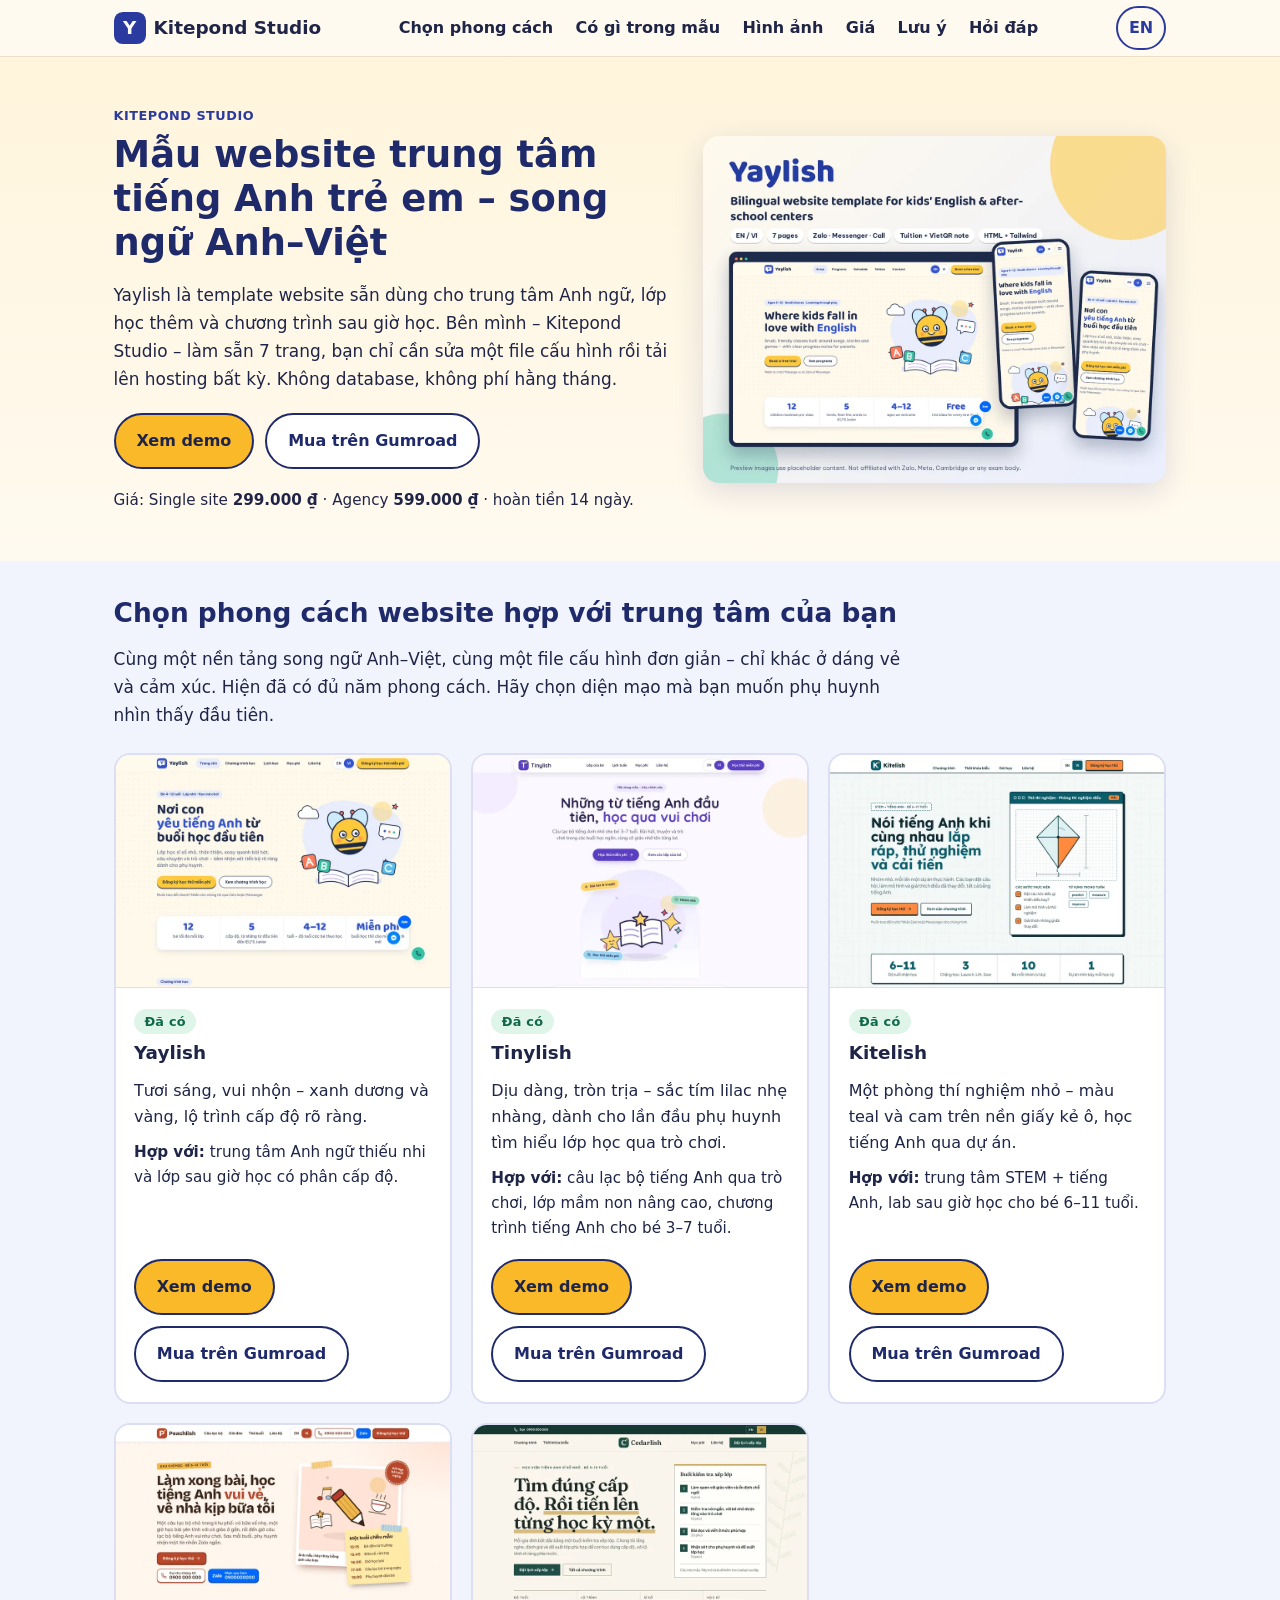
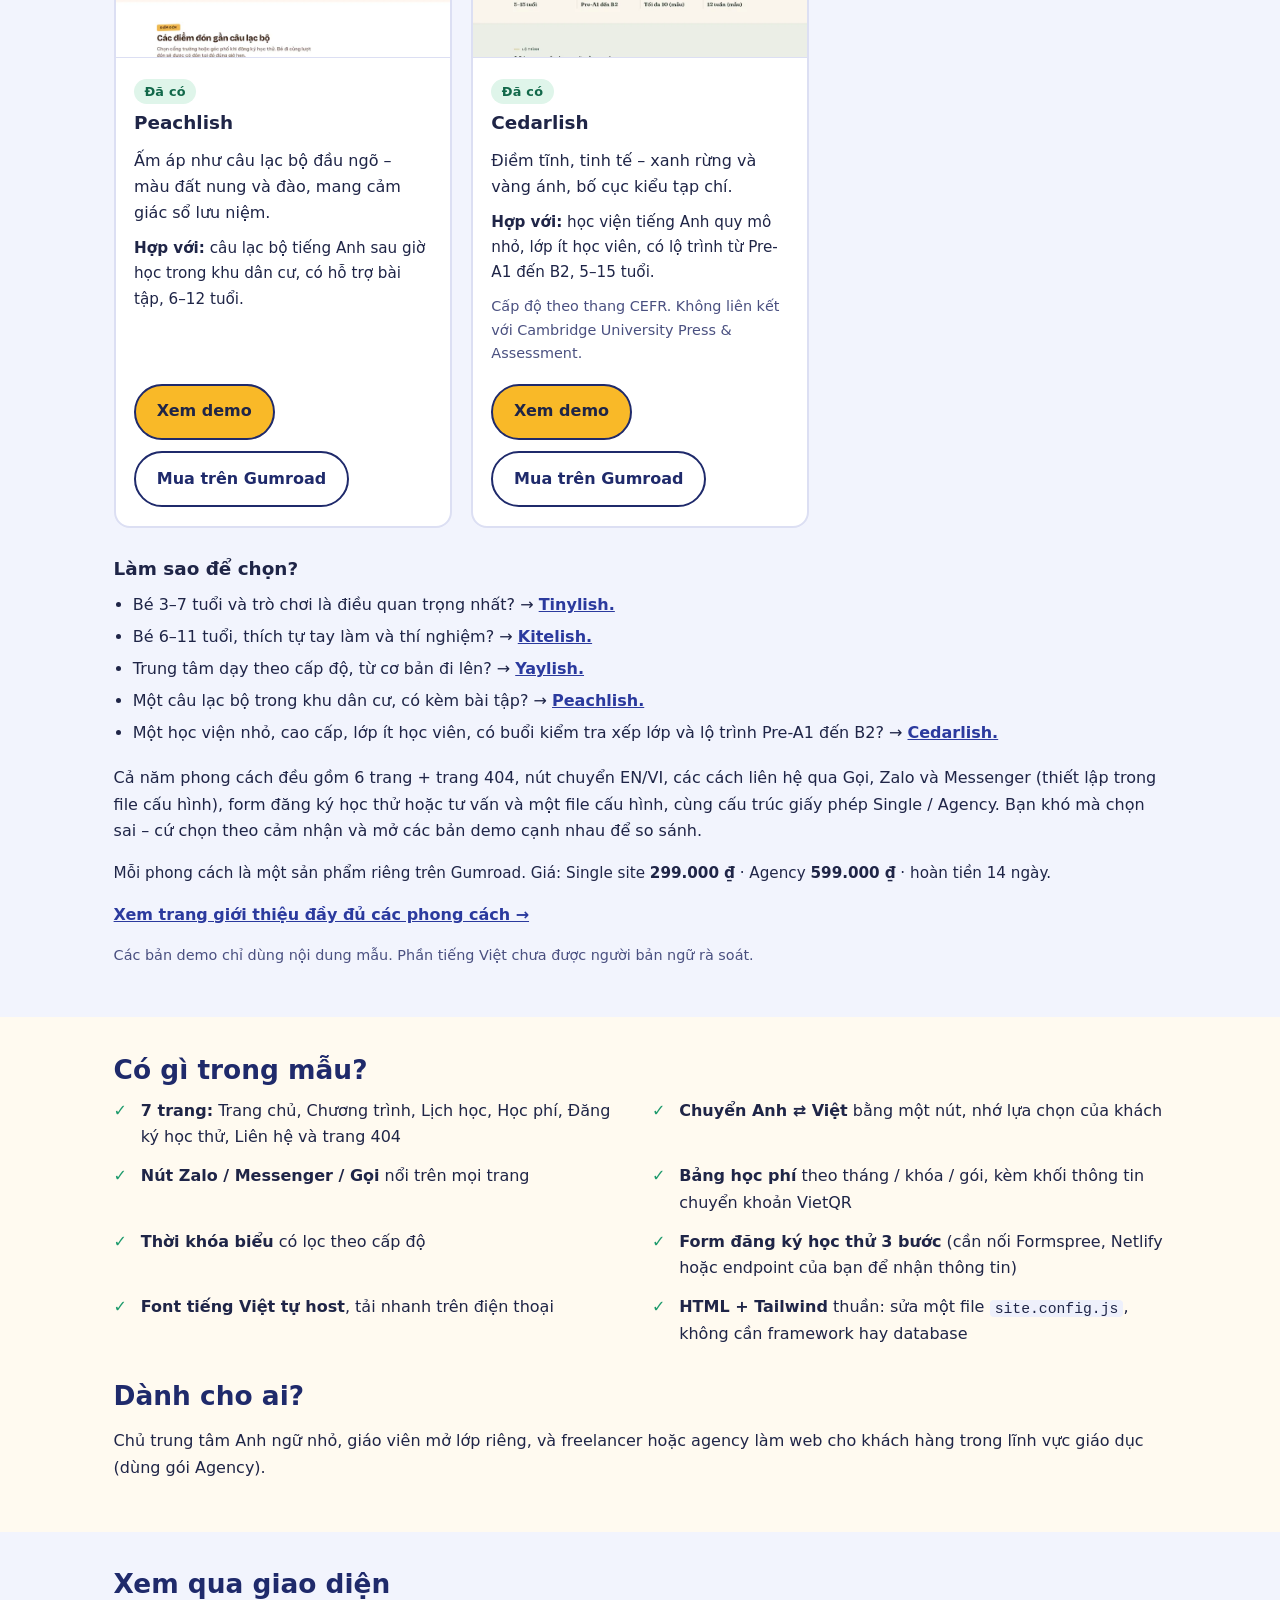
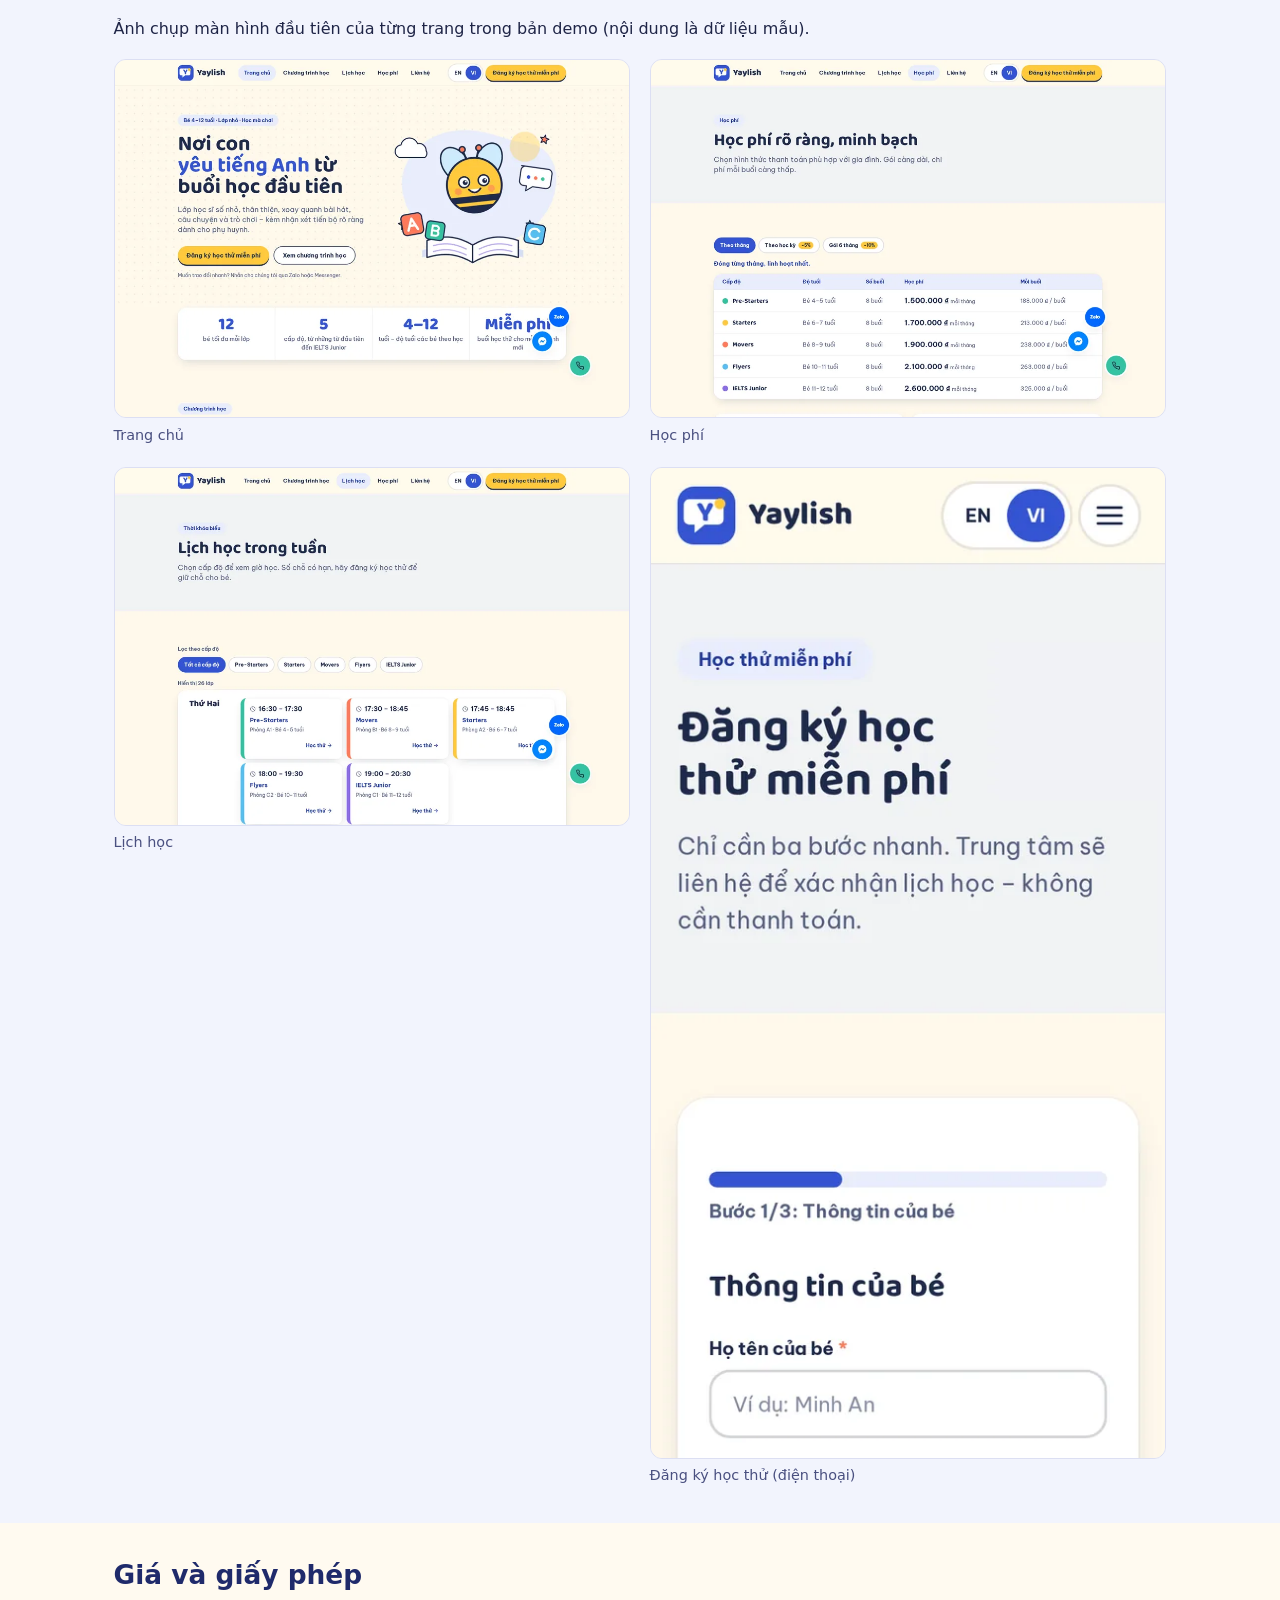
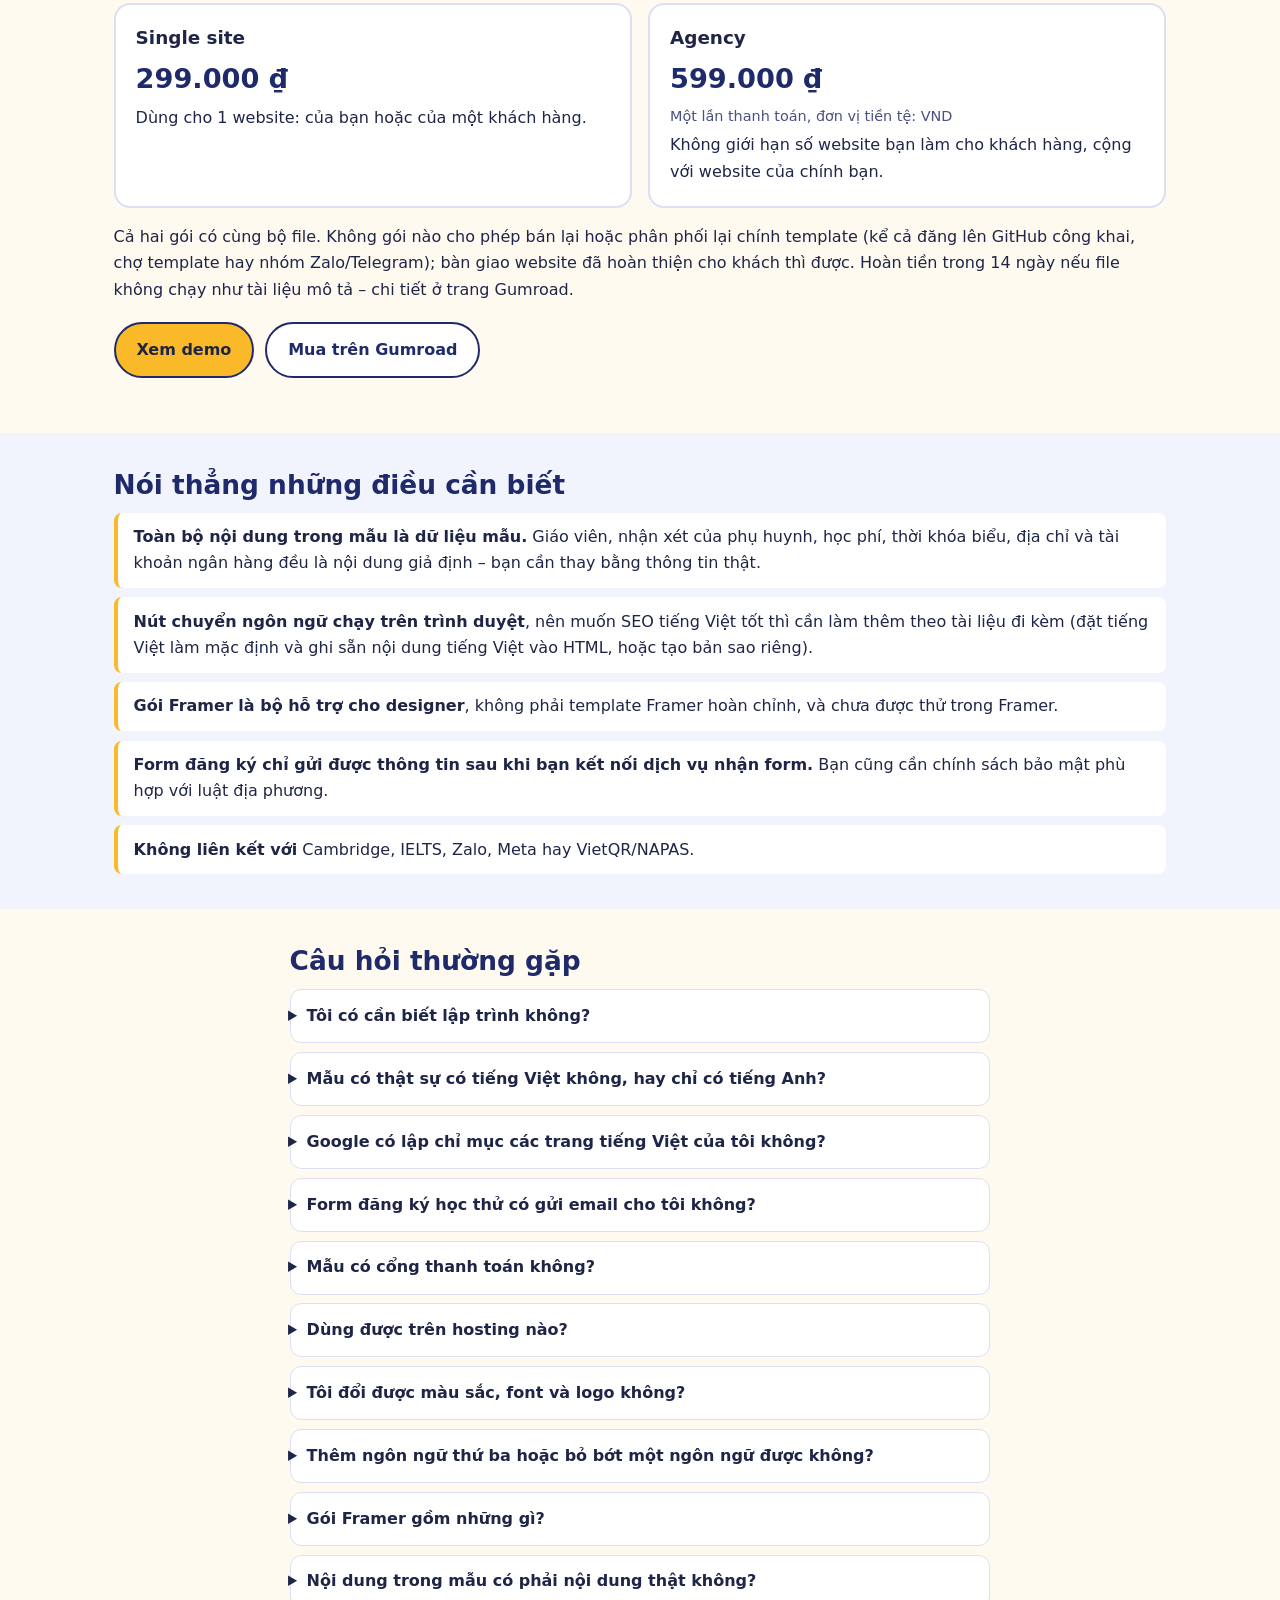
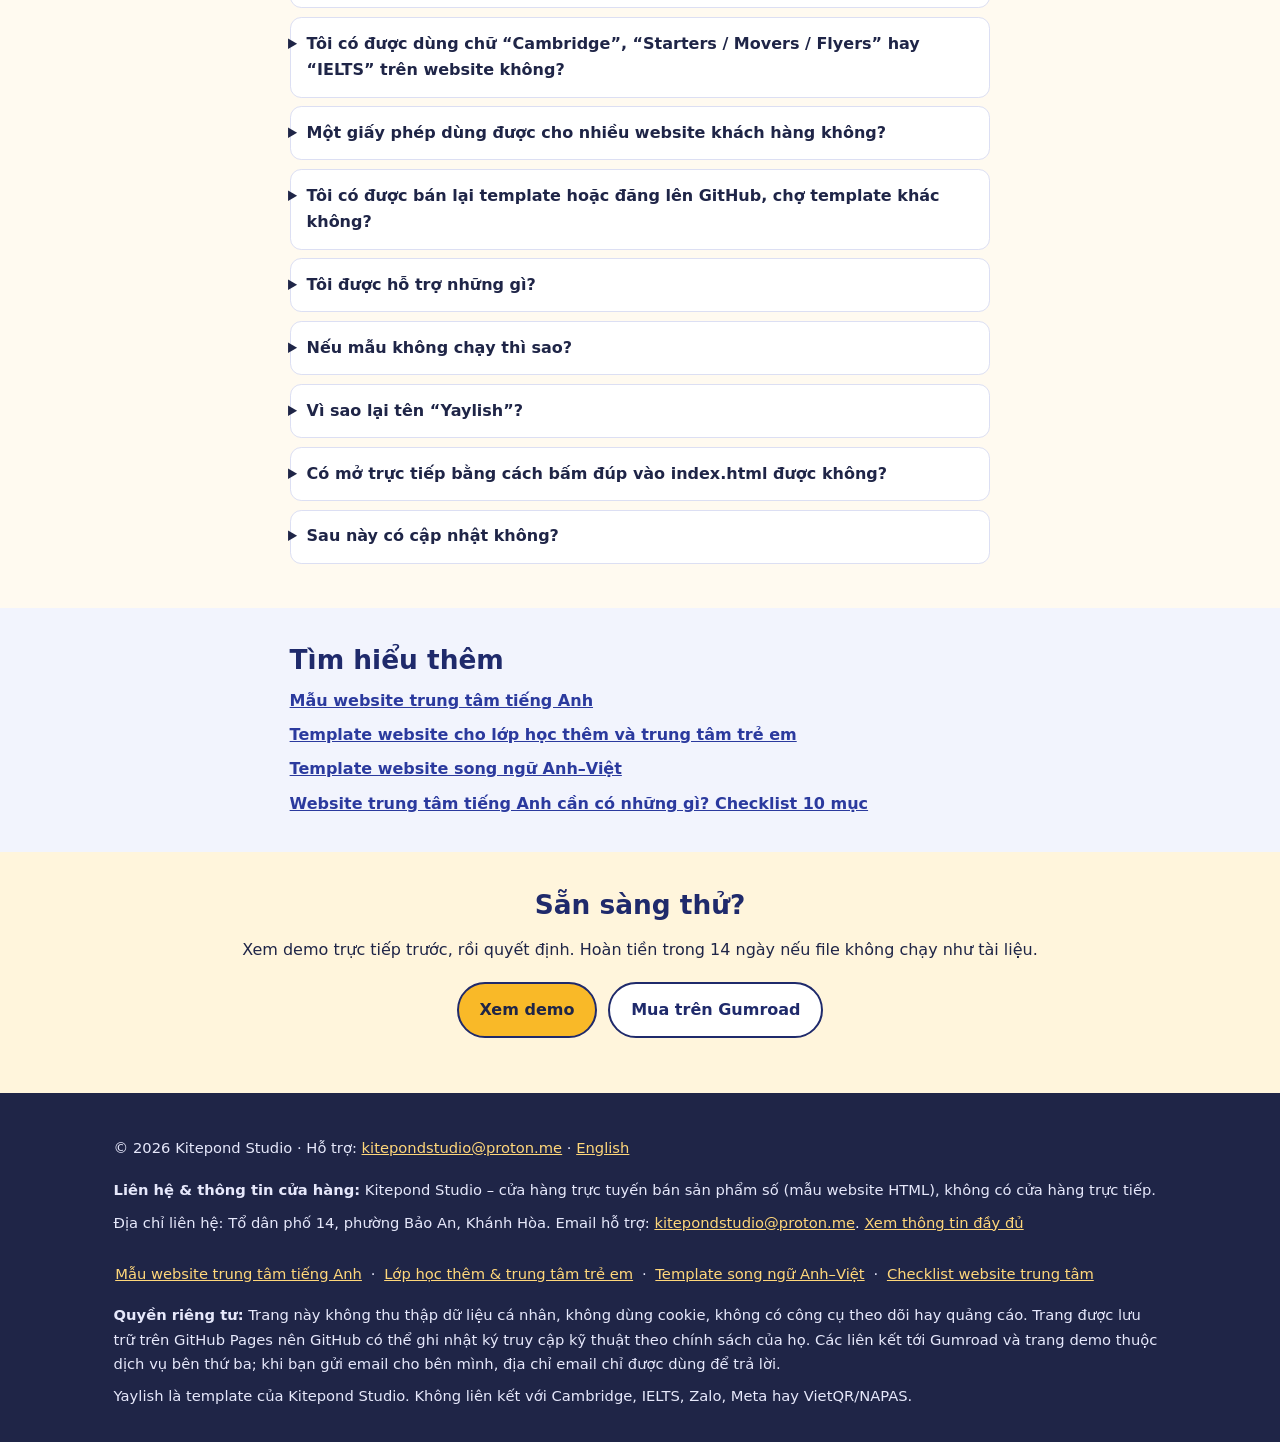
<file: index.html>
<!DOCTYPE html>
<html lang="vi">
<head>
<meta charset="utf-8">
<meta name="viewport" content="width=device-width, initial-scale=1">
<title>Yaylish – Template website trung tâm tiếng Anh trẻ em (Anh–Việt)</title>
<meta name="description" content="Yaylish: template HTML + Tailwind song ngữ Anh–Việt cho trung tâm Anh ngữ – 7 trang, nút Zalo, bảng học phí, đăng ký học thử. Xem demo, mua trên Gumroad.">
<meta name="robots" content="index,follow">
<link rel="canonical" href="https://kitepond.github.io/">
<link rel="alternate" hreflang="vi" href="https://kitepond.github.io/">
<link rel="alternate" hreflang="en" href="https://kitepond.github.io/en/">
<link rel="alternate" hreflang="x-default" href="https://kitepond.github.io/">
<link rel="icon" href="/favicon.svg" type="image/svg+xml">
<meta name="theme-color" content="#2b3a9e">
<meta property="og:type" content="website">
<meta property="og:site_name" content="Kitepond Studio">
<meta property="og:title" content="Yaylish – Mẫu website trung tâm tiếng Anh trẻ em song ngữ Anh–Việt">
<meta property="og:description" content="Yaylish: template website HTML + Tailwind cho trung tâm Anh ngữ – 7 trang, song ngữ Anh/Việt, nút Zalo, bảng học phí, đăng ký học thử. Xem demo và mua trên Gumroad.">
<meta property="og:url" content="https://kitepond.github.io/">
<meta property="og:locale" content="vi_VN">
<meta property="og:locale:alternate" content="en_US">
<meta property="og:image" content="https://kitepond.github.io/img/og-image.jpg">
<meta property="og:image:width" content="1200">
<meta property="og:image:height" content="675">
<meta property="og:image:alt" content="Giao diện template Yaylish trên máy tính và điện thoại: trang chủ song ngữ Anh–Việt của một trung tâm tiếng Anh trẻ em">
<meta name="twitter:card" content="summary_large_image">
<meta name="twitter:title" content="Yaylish – Mẫu website trung tâm tiếng Anh trẻ em song ngữ Anh–Việt">
<meta name="twitter:description" content="Yaylish: template website HTML + Tailwind cho trung tâm Anh ngữ – 7 trang, song ngữ Anh/Việt, nút Zalo, bảng học phí, đăng ký học thử. Xem demo và mua trên Gumroad.">
<meta name="twitter:image" content="https://kitepond.github.io/img/og-image.jpg">
<meta name="twitter:image:alt" content="Giao diện template Yaylish trên máy tính và điện thoại: trang chủ song ngữ Anh–Việt của một trung tâm tiếng Anh trẻ em">
<link rel="stylesheet" href="/style.css">
<script type="application/ld+json">
{
  "@context": "https://schema.org",
  "@type": "Product",
  "name": "Yaylish – Mẫu website trung tâm tiếng Anh trẻ em (EN/VI)",
  "description": "Template website HTML + Tailwind song ngữ Anh–Việt cho trung tâm tiếng Anh trẻ em và chương trình sau giờ học: 7 trang, nút Zalo/Messenger, bảng học phí kèm VietQR, form đăng ký học thử.",
  "image": "https://kitepond.github.io/img/og-image.jpg",
  "brand": {
    "@type": "Brand",
    "name": "Kitepond Studio"
  },
  "sku": "yaylish-1.0.2",
  "url": "https://kitepond.github.io/",
  "offers": [
    {
      "@type": "Offer",
      "name": "Giấy phép Single site (1 website)",
      "price": "299000",
      "priceCurrency": "VND",
      "availability": "https://schema.org/InStock",
      "url": "https://kitepond.gumroad.com/l/yaylish"
    },
    {
      "@type": "Offer",
      "name": "Giấy phép Agency",
      "price": "599000",
      "priceCurrency": "VND",
      "availability": "https://schema.org/InStock",
      "url": "https://kitepond.gumroad.com/l/yaylish"
    }
  ]
}
</script>
</head>
<body>
<a class="skip" href="#main">Chuyển đến nội dung</a>
<header class="top">
<div class="wrap bar">
<a class="brand" href="/"><span class="logo" aria-hidden="true">Y</span> <span class="brand-name">Kitepond Studio</span></a>
<nav aria-label="Điều hướng chính"><a href="#phong-cach">Chọn phong cách</a><a href="#co-gi">Có gì trong mẫu</a><a href="#xem">Hình ảnh</a><a href="#gia">Giá</a><a href="#luu-y">Lưu ý</a><a href="#faq">Hỏi đáp</a></nav>
<a class="lang" href="/en/" hreflang="en" lang="en" aria-label="Read this page in English">EN</a>
</div>
</header>
<main id="main">
<section class="hero">
<div class="wrap hero-grid">
<div>
<p class="eyebrow">Kitepond Studio</p>
<h1>Mẫu website trung tâm tiếng Anh trẻ em – song ngữ Anh–Việt</h1>
<p class="lead">Yaylish là template website sẵn dùng cho trung tâm Anh ngữ, lớp học thêm và chương trình sau giờ học. Bên mình – Kitepond Studio – làm sẵn 7 trang, bạn chỉ cần sửa một file cấu hình rồi tải lên hosting bất kỳ. Không database, không phí hằng tháng.</p>
<p class="cta">
<a class="btn primary" href="https://kitepond.github.io/yaylish-demo/">Xem demo</a>
<a class="btn" href="https://kitepond.gumroad.com/l/yaylish?utm_source=seo-landing&utm_medium=organic&utm_campaign=launch-2026" rel="noopener">Mua trên Gumroad</a>
</p>
<p class="priceline">Giá: Single site <strong>299.000 ₫</strong> · Agency <strong>599.000 ₫</strong> · hoàn tiền 14 ngày.</p>
</div>
<img class="hero-img" src="/img/hero.webp" width="1200" height="900" fetchpriority="high" decoding="async" alt="Giao diện template Yaylish trên máy tính và điện thoại: trang chủ song ngữ Anh–Việt của một trung tâm tiếng Anh trẻ em">
</div>
</section>
<!-- catalog:start -->
<section id="phong-cach" class="sec alt catalog">
<div class="wrap">
<h2>Chọn phong cách website hợp với trung tâm của bạn</h2>
<p class="lead">Cùng một nền tảng song ngữ Anh–Việt, cùng một file cấu hình đơn giản – chỉ khác ở dáng vẻ và cảm xúc. Hiện đã có đủ năm phong cách. Hãy chọn diện mạo mà bạn muốn phụ huynh nhìn thấy đầu tiên.</p>
<div class="styles">
<article class="style-card" id="style-yaylish"><img src="/img/catalog-yaylish-vi.webp" width="800" height="556" loading="lazy" decoding="async" alt="Trang chủ demo Yaylish: giao diện xanh dương và vàng với nút đăng ký học thử và các con số nổi bật"><div class="style-body"><p class="badge">Đã có</p><h3>Yaylish</h3><p>Tươi sáng, vui nhộn – xanh dương và vàng, lộ trình cấp độ rõ ràng.</p><p class="fit"><strong>Hợp với:</strong> trung tâm Anh ngữ thiếu nhi và lớp sau giờ học có phân cấp độ.</p><p class="cta"><a class="btn primary" href="https://kitepond.github.io/yaylish-demo/" rel="noopener">Xem demo</a><a class="btn" href="https://kitepond.gumroad.com/l/yaylish?utm_source=kitepond-site&amp;utm_medium=landing&amp;utm_campaign=launch-2026&amp;utm_content=catalog-yaylish" rel="noopener">Mua trên Gumroad</a></p></div></article>
<article class="style-card" id="style-tinylish"><img src="/img/catalog-tinylish-vi.webp" width="800" height="556" loading="lazy" decoding="async" alt="Trang chủ demo Tinylish: giao diện tím lilac mềm mại với tiêu đề lớn và nút đăng ký học thử"><div class="style-body"><p class="badge">Đã có</p><h3>Tinylish</h3><p>Dịu dàng, tròn trịa – sắc tím lilac nhẹ nhàng, dành cho lần đầu phụ huynh tìm hiểu lớp học qua trò chơi.</p><p class="fit"><strong>Hợp với:</strong> câu lạc bộ tiếng Anh qua trò chơi, lớp mầm non nâng cao, chương trình tiếng Anh cho bé 3–7 tuổi.</p><p class="cta"><a class="btn primary" href="https://kitepond.github.io/tinylish-demo/" rel="noopener">Xem demo</a><a class="btn" href="https://kitepond.gumroad.com/l/tinylish?utm_source=kitepond-site&amp;utm_medium=landing&amp;utm_campaign=launch-2026&amp;utm_content=catalog-tinylish" rel="noopener">Mua trên Gumroad</a></p></div></article>
<article class="style-card" id="style-kitelish"><img src="/img/catalog-kitelish-vi.webp" width="800" height="556" loading="lazy" decoding="async" alt="Trang chủ demo Kitelish: giao diện teal và cam trên nền giấy kẻ ô với một bản vẽ thí nghiệm"><div class="style-body"><p class="badge">Đã có</p><h3>Kitelish</h3><p>Một phòng thí nghiệm nhỏ – màu teal và cam trên nền giấy kẻ ô, học tiếng Anh qua dự án.</p><p class="fit"><strong>Hợp với:</strong> trung tâm STEM + tiếng Anh, lab sau giờ học cho bé 6–11 tuổi.</p><p class="cta"><a class="btn primary" href="https://kitepond.github.io/kitelish-demo/" rel="noopener">Xem demo</a><a class="btn" href="https://kitepond.gumroad.com/l/kitelish?utm_source=kitepond-site&amp;utm_medium=landing&amp;utm_campaign=launch-2026&amp;utm_content=catalog-kitelish" rel="noopener">Mua trên Gumroad</a></p></div></article>
<article class="style-card" id="style-peachlish"><img src="/img/catalog-peachlish-vi.webp" width="800" height="556" loading="lazy" decoding="async" alt="Trang chủ demo Peachlish: giao diện màu đào và đất nung với ảnh dán kiểu sổ lưu niệm, thời khóa biểu mẫu và nút gọi, Zalo, đăng ký học thử"><div class="style-body"><p class="badge">Đã có</p><h3>Peachlish</h3><p>Ấm áp như câu lạc bộ đầu ngõ – màu đất nung và đào, mang cảm giác sổ lưu niệm.</p><p class="fit"><strong>Hợp với:</strong> câu lạc bộ tiếng Anh sau giờ học trong khu dân cư, có hỗ trợ bài tập, 6–12 tuổi.</p><p class="cta"><a class="btn primary" href="https://kitepond.github.io/peachlish-demo/" rel="noopener">Xem demo</a><a class="btn" href="https://kitepond.gumroad.com/l/peachlish?utm_source=kitepond-site&amp;utm_medium=landing&amp;utm_campaign=launch-2026&amp;utm_content=catalog-peachlish" rel="noopener">Mua trên Gumroad</a></p></div></article>
<article class="style-card" id="style-cedarlish"><img src="/img/catalog-cedarlish-vi.webp" width="800" height="556" loading="lazy" decoding="async" alt="Trang chủ demo Cedarlish: giao diện xanh rừng và vàng ánh theo kiểu tạp chí, với tiêu đề lớn, nút đặt lịch xếp lớp và lộ trình Pre-A1 đến B2"><div class="style-body"><p class="badge">Đã có</p><h3>Cedarlish</h3><p>Điềm tĩnh, tinh tế – xanh rừng và vàng ánh, bố cục kiểu tạp chí.</p><p class="fit"><strong>Hợp với:</strong> học viện tiếng Anh quy mô nhỏ, lớp ít học viên, có lộ trình từ Pre-A1 đến B2, 5–15 tuổi.</p><p class="small">Cấp độ theo thang CEFR. Không liên kết với Cambridge University Press &amp; Assessment.</p><p class="cta"><a class="btn primary" href="https://kitepond.github.io/cedarlish-demo/" rel="noopener">Xem demo</a><a class="btn" href="https://kitepond.gumroad.com/l/cedarlish?utm_source=kitepond-site&amp;utm_medium=landing&amp;utm_campaign=launch-2026&amp;utm_content=catalog-cedarlish" rel="noopener">Mua trên Gumroad</a></p></div></article>
</div>
<h3 class="choose-h">Làm sao để chọn?</h3><ul class="choose"><li>Bé 3–7 tuổi và trò chơi là điều quan trọng nhất? → <a href="#style-tinylish"><strong>Tinylish.</strong></a></li><li>Bé 6–11 tuổi, thích tự tay làm và thí nghiệm? → <a href="#style-kitelish"><strong>Kitelish.</strong></a></li><li>Trung tâm dạy theo cấp độ, từ cơ bản đi lên? → <a href="#style-yaylish"><strong>Yaylish.</strong></a></li><li>Một câu lạc bộ trong khu dân cư, có kèm bài tập? → <a href="#style-peachlish"><strong>Peachlish.</strong></a></li><li>Một học viện nhỏ, cao cấp, lớp ít học viên, có buổi kiểm tra xếp lớp và lộ trình Pre-A1 đến B2? → <a href="#style-cedarlish"><strong>Cedarlish.</strong></a></li></ul>
<p>Cả năm phong cách đều gồm 6 trang + trang 404, nút chuyển EN/VI, các cách liên hệ qua Gọi, Zalo và Messenger (thiết lập trong file cấu hình), form đăng ký học thử hoặc tư vấn và một file cấu hình, cùng cấu trúc giấy phép Single / Agency. Bạn khó mà chọn sai – cứ chọn theo cảm nhận và mở các bản demo cạnh nhau để so sánh.</p>
<p class="priceline">Mỗi phong cách là một sản phẩm riêng trên Gumroad. Giá: Single site <strong>299.000 ₫</strong> · Agency <strong>599.000 ₫</strong> · hoàn tiền 14 ngày.</p>
<p><a href="/mau-website-trung-tam-tieng-anh-tre-em/"><strong>Xem trang giới thiệu đầy đủ các phong cách →</strong></a></p>
<p class="small">Các bản demo chỉ dùng nội dung mẫu. Phần tiếng Việt chưa được người bản ngữ rà soát.</p>
</div>
</section>
<!-- catalog:end -->
<section id="co-gi" class="sec">
<div class="wrap">
<h2>Có gì trong mẫu?</h2>
<ul class="ticks"><li><strong>7 trang:</strong> Trang chủ, Chương trình, Lịch học, Học phí, Đăng ký học thử, Liên hệ và trang 404</li><li><strong>Chuyển Anh ⇄ Việt</strong> bằng một nút, nhớ lựa chọn của khách</li><li><strong>Nút Zalo / Messenger / Gọi</strong> nổi trên mọi trang</li><li><strong>Bảng học phí</strong> theo tháng / khóa / gói, kèm khối thông tin chuyển khoản VietQR</li><li><strong>Thời khóa biểu</strong> có lọc theo cấp độ</li><li><strong>Form đăng ký học thử 3 bước</strong> (cần nối Formspree, Netlify hoặc endpoint của bạn để nhận thông tin)</li><li><strong>Font tiếng Việt tự host</strong>, tải nhanh trên điện thoại</li><li><strong>HTML + Tailwind</strong> thuần: sửa một file <code>site.config.js</code>, không cần framework hay database</li></ul>
<h2>Dành cho ai?</h2>
<p>Chủ trung tâm Anh ngữ nhỏ, giáo viên mở lớp riêng, và freelancer hoặc agency làm web cho khách hàng trong lĩnh vực giáo dục (dùng gói Agency).</p>
</div>
</section>
<section id="xem" class="sec alt">
<div class="wrap">
<h2>Xem qua giao diện</h2>
<p>Ảnh chụp màn hình đầu tiên của từng trang trong bản demo (nội dung là dữ liệu mẫu).</p>
<div class="gallery"><figure><img src="/img/index-vi.webp" width="1000" height="694" loading="lazy" decoding="async" alt="Trang chủ của template Yaylish bản tiếng Việt: tiêu đề lớn, nút đăng ký học thử và các con số nổi bật"><figcaption>Trang chủ</figcaption></figure><figure><img src="/img/tuition-vi.webp" width="1000" height="694" loading="lazy" decoding="async" alt="Trang Học phí của template Yaylish: bảng học phí theo tháng cho năm cấp độ, có nút chọn theo tháng, theo học kỳ hoặc gói 6 tháng"><figcaption>Học phí</figcaption></figure><figure><img src="/img/schedule-vi.webp" width="1000" height="694" loading="lazy" decoding="async" alt="Trang Lịch học của template Yaylish: thời khóa biểu trong tuần với các nút lọc theo cấp độ"><figcaption>Lịch học</figcaption></figure><figure><img src="/img/book-trial-vi.webp" width="520" height="1000" loading="lazy" decoding="async" alt="Trang Đăng ký học thử của template Yaylish trên điện thoại: form đăng ký nhiều bước"><figcaption>Đăng ký học thử (điện thoại)</figcaption></figure></div>
</div>
</section>
<section id="gia" class="sec">
<div class="wrap">
<h2>Giá và giấy phép</h2>
<div class="plans"><div class="plan"><h3>Single site</h3><p class="amount">299.000 ₫</p><p>Dùng cho 1 website: của bạn hoặc của một khách hàng.</p></div><div class="plan"><h3>Agency</h3><p class="amount">599.000 ₫</p><p class="small">Một lần thanh toán, đơn vị tiền tệ: VND</p><p>Không giới hạn số website bạn làm cho khách hàng, cộng với website của chính bạn.</p></div></div>
<p>Cả hai gói có cùng bộ file. Không gói nào cho phép bán lại hoặc phân phối lại chính template (kể cả đăng lên GitHub công khai, chợ template hay nhóm Zalo/Telegram); bàn giao website đã hoàn thiện cho khách thì được. Hoàn tiền trong 14 ngày nếu file không chạy như tài liệu mô tả – chi tiết ở trang Gumroad.</p>
<p class="cta">
<a class="btn primary" href="https://kitepond.github.io/yaylish-demo/">Xem demo</a>
<a class="btn" href="https://kitepond.gumroad.com/l/yaylish?utm_source=seo-landing&utm_medium=organic&utm_campaign=launch-2026" rel="noopener">Mua trên Gumroad</a>
</p>
</div>
</section>
<section id="luu-y" class="sec alt">
<div class="wrap">
<h2>Nói thẳng những điều cần biết</h2>
<ul class="notes"><li><strong>Toàn bộ nội dung trong mẫu là dữ liệu mẫu.</strong> Giáo viên, nhận xét của phụ huynh, học phí, thời khóa biểu, địa chỉ và tài khoản ngân hàng đều là nội dung giả định – bạn cần thay bằng thông tin thật.</li><li><strong>Nút chuyển ngôn ngữ chạy trên trình duyệt</strong>, nên muốn SEO tiếng Việt tốt thì cần làm thêm theo tài liệu đi kèm (đặt tiếng Việt làm mặc định và ghi sẵn nội dung tiếng Việt vào HTML, hoặc tạo bản sao riêng).</li><li><strong>Gói Framer là bộ hỗ trợ cho designer</strong>, không phải template Framer hoàn chỉnh, và chưa được thử trong Framer.</li><li><strong>Form đăng ký chỉ gửi được thông tin sau khi bạn kết nối dịch vụ nhận form.</strong> Bạn cũng cần chính sách bảo mật phù hợp với luật địa phương.</li><li><strong>Không liên kết với</strong> Cambridge, IELTS, Zalo, Meta hay VietQR/NAPAS.</li></ul>
</div>
</section>
<section id="faq" class="sec">
<div class="wrap narrow">
<h2>Câu hỏi thường gặp</h2>
<details><summary>Tôi có cần biết lập trình không?</summary><p>Không. Bạn mở file <code>site.config.js</code> bằng bất kỳ trình soạn thảo văn bản nào, đổi tên trung tâm, số điện thoại, Zalo, email, địa chỉ và học phí, rồi tải thư mục lên hosting. Node.js là tùy chọn, chỉ cần khi bạn muốn build lại CSS.</p></details><details><summary>Mẫu có thật sự có tiếng Việt không, hay chỉ có tiếng Anh?</summary><p>Có. Mọi trang đều có cả tiếng Anh và tiếng Việt, với nút EN / VI nhớ lựa chọn của khách. Phần tiếng Việt được viết để đọc tự nhiên, nhưng bạn vẫn nên nhờ người bản ngữ xem lại nội dung cuối cùng của mình.</p></details><details><summary>Google có lập chỉ mục các trang tiếng Việt của tôi không?</summary><p>Nút chuyển ngôn ngữ chạy trên trình duyệt, nên công cụ tìm kiếm sẽ đọc phần tiếng Anh được ghi sẵn trong HTML. Nếu bạn cần SEO tiếng Việt, hãy đặt <code>language.default: "vi"</code> và ghi sẵn tiếng Việt vào HTML (tài liệu có hướng dẫn), hoặc tạo một bản sao riêng cho tiếng Việt. Đây là hạn chế đã biết, không phải lỗi.</p></details><details><summary>Form đăng ký học thử có gửi email cho tôi không?</summary><p>Chưa, cho đến khi bạn kết nối. Mặc định form chỉ kiểm tra dữ liệu và hiện thông báo chế độ demo. Bạn có thể nối Formspree, Netlify Forms hoặc endpoint riêng (Make, Zapier, Google Apps Script…) trong <code>site.config.js</code>. Hãy gửi thử một lần thật trước khi đưa website vào hoạt động.</p></details><details><summary>Mẫu có cổng thanh toán không?</summary><p>Không. Trang Học phí có khối thông tin chuyển khoản / VietQR kèm nút sao chép; bạn tự điền thông tin ngân hàng và ảnh mã QR. Website không xử lý thanh toán.</p></details><details><summary>Dùng được trên hosting nào?</summary><p>Mọi hosting tĩnh: shared hosting/cPanel, Netlify, Cloudflare Pages, Vercel, GitHub Pages, S3… Bạn tải lên nội dung bên trong thư mục <code>yaylish-html</code> (không phải file zip).</p></details><details><summary>Tôi đổi được màu sắc, font và logo không?</summary><p>Được. Màu, font và thương hiệu nằm trong <code>site.config.js</code>; logo và favicon là file SVG bạn có thể thay. Font đi kèm có đủ dấu tiếng Việt – nếu đổi font, hãy chọn font có bộ ký tự tiếng Việt.</p></details><details><summary>Thêm ngôn ngữ thứ ba hoặc bỏ bớt một ngôn ngữ được không?</summary><p>Được. Bạn sao chép <code>assets/i18n/vi.js</code> thành file mới, dịch các giá trị rồi thêm vào <code>language.available</code>. Tài liệu có ví dụ từng bước.</p></details><details><summary>Gói Framer gồm những gì?</summary><p>Gói Framer là một bộ cầu nối chứ không phải template Framer hoàn chỉnh: design token, ba component code (nút đổi ngôn ngữ, bảng học phí, thời khóa biểu) và hướng dẫn ghép. Bộ này đã qua kiểm tra kiểu nghiêm ngặt và thử render, nhưng <strong>chưa được mở trong Framer</strong>. Bạn nên dự trù việc dựng lại bố cục trang bằng giao diện trực quan.</p></details><details><summary>Nội dung trong mẫu có phải nội dung thật không?</summary><p>Không. Giáo viên, nhận xét của phụ huynh, học phí, thời khóa biểu, địa chỉ và tài khoản ngân hàng đều là dữ liệu mẫu và được ghi rõ như vậy. Hãy thay hết trước khi đưa website vào hoạt động (có checklist đi kèm) và đừng bao giờ đăng nhận xét mẫu như thể đó là thật.</p></details><details><summary>Tôi có được dùng chữ “Cambridge”, “Starters / Movers / Flyers” hay “IELTS” trên website không?</summary><p>Mẫu dùng tên cấp độ chung chung làm ví dụ. Chỉ dùng tên kỳ thi, logo hoặc cách nói như “trung tâm luyện thi” khi trung tâm của bạn thực sự được phép. Mẫu không liên kết với và không được bảo trợ bởi Cambridge, đơn vị sở hữu IELTS, Zalo, Meta hay VietQR/NAPAS.</p></details><details><summary>Một giấy phép dùng được cho nhiều website khách hàng không?</summary><p>Giấy phép Single site dành cho một website (của bạn hoặc của một khách). Nếu làm cho nhiều khách hàng, hãy mua gói <strong>Agency (599.000 ₫)</strong>.</p></details><details><summary>Tôi có được bán lại template hoặc đăng lên GitHub, chợ template khác không?</summary><p>Không. Cả hai giấy phép đều không cho phép bán lại, phân phối lại hay đăng các file template như một sản phẩm riêng (kể cả kho mã công khai và các chợ khác). Làm website cho khách hàng thì được, miễn là bạn dùng đúng giấy phép.</p></details><details><summary>Tôi được hỗ trợ những gì?</summary><p>Hỗ trợ qua email để file chạy đúng như tài liệu (cài đặt, cấu hình, nối form, triển khai) và sửa lỗi cho nhánh 1.x, kèm cập nhật 1.x miễn phí. Thiết kế riêng, viết nội dung giúp bạn, cài đặt hosting hộ hay xây tính năng mới không nằm trong phạm vi hỗ trợ.</p></details><details><summary>Nếu mẫu không chạy thì sao?</summary><p>Hãy gửi email tới <a href="mailto:kitepondstudio@proton.me">kitepondstudio@proton.me</a> trong vòng 14 ngày. Nếu file không hoạt động như tài liệu mô tả, bên mình sẽ sửa hoặc hoàn tiền cho bạn.</p></details><details><summary>Vì sao lại tên “Yaylish”?</summary><p>Đây là tên tự đặt (“yay” vui vẻ + English) của Kitepond Studio, chỉ là tên của template – bạn có thể đổi thành thương hiệu trung tâm của mình trong <code>site.config.js</code>. Bên mình đã tra cứu tên trên web công khai để tránh trùng, nhưng đó không phải là thẩm định nhãn hiệu về mặt pháp lý.</p></details><details><summary>Có mở trực tiếp bằng cách bấm đúp vào index.html được không?</summary><p>Được. Mẫu chạy thẳng từ ổ đĩa của bạn để xem trước.</p></details><details><summary>Sau này có cập nhật không?</summary><p>Phiên bản hiện tại là v1.0.2; file <code>CHANGELOG.md</code> trong gói ghi lại các phiên bản. Người mua nhận cập nhật 1.x qua thư viện Gumroad. Bên mình không hứa hẹn tính năng mới theo lịch cố định.</p></details>
</div>
</section>
<section class="sec alt">
<div class="wrap narrow">
<h2>Tìm hiểu thêm</h2>
<ul class="related"><li><a href="/mau-website-trung-tam-tieng-anh/">Mẫu website trung tâm tiếng Anh</a></li><li><a href="/website-lop-hoc-them-trung-tam-tre-em/">Template website cho lớp học thêm và trung tâm trẻ em</a></li><li><a href="/template-website-song-ngu-anh-viet/">Template website song ngữ Anh–Việt</a></li><li><a href="/blog/website-trung-tam-tieng-anh-can-co-gi/">Website trung tâm tiếng Anh cần có những gì? Checklist 10 mục</a></li></ul>
</div>
</section>
<section class="sec final">
<div class="wrap">
<h2>Sẵn sàng thử?</h2>
<p>Xem demo trực tiếp trước, rồi quyết định. Hoàn tiền trong 14 ngày nếu file không chạy như tài liệu.</p>
<p class="cta">
<a class="btn primary" href="https://kitepond.github.io/yaylish-demo/">Xem demo</a>
<a class="btn" href="https://kitepond.gumroad.com/l/yaylish?utm_source=seo-landing&utm_medium=organic&utm_campaign=launch-2026" rel="noopener">Mua trên Gumroad</a>
</p>
</div>
</section>
</main>
<footer class="foot">
<div class="wrap">
<p>© 2026 Kitepond Studio · Hỗ trợ: <a href="mailto:kitepondstudio@proton.me">kitepondstudio@proton.me</a> · <a href="/en/" hreflang="en" lang="en">English</a></p>
<p class="foot-contact"><strong>Liên hệ &amp; thông tin cửa hàng:</strong> Kitepond Studio – cửa hàng trực tuyến bán sản phẩm số (mẫu website HTML), không có cửa hàng trực tiếp. Địa chỉ liên hệ: Tổ dân phố 14, phường Bảo An, Khánh Hòa. Email hỗ trợ: <a href="mailto:kitepondstudio@proton.me">kitepondstudio@proton.me</a>. <a href="/mau-website-trung-tam-tieng-anh-tre-em/#lien-he">Xem thông tin đầy đủ</a></p>
<p class="foot-links"><a href="/mau-website-trung-tam-tieng-anh/">Mẫu website trung tâm tiếng Anh</a> · <a href="/website-lop-hoc-them-trung-tam-tre-em/">Lớp học thêm &amp; trung tâm trẻ em</a> · <a href="/template-website-song-ngu-anh-viet/">Template song ngữ Anh–Việt</a> · <a href="/blog/website-trung-tam-tieng-anh-can-co-gi/">Checklist website trung tâm</a></p>
<p><strong>Quyền riêng tư:</strong> Trang này không thu thập dữ liệu cá nhân, không dùng cookie, không có công cụ theo dõi hay quảng cáo. Trang được lưu trữ trên GitHub Pages nên GitHub có thể ghi nhật ký truy cập kỹ thuật theo chính sách của họ. Các liên kết tới Gumroad và trang demo thuộc dịch vụ bên thứ ba; khi bạn gửi email cho bên mình, địa chỉ email chỉ được dùng để trả lời.</p>
<p>Yaylish là template của Kitepond Studio. Không liên kết với Cambridge, IELTS, Zalo, Meta hay VietQR/NAPAS.</p>
</div>
</footer>
</body>
</html>
</file>
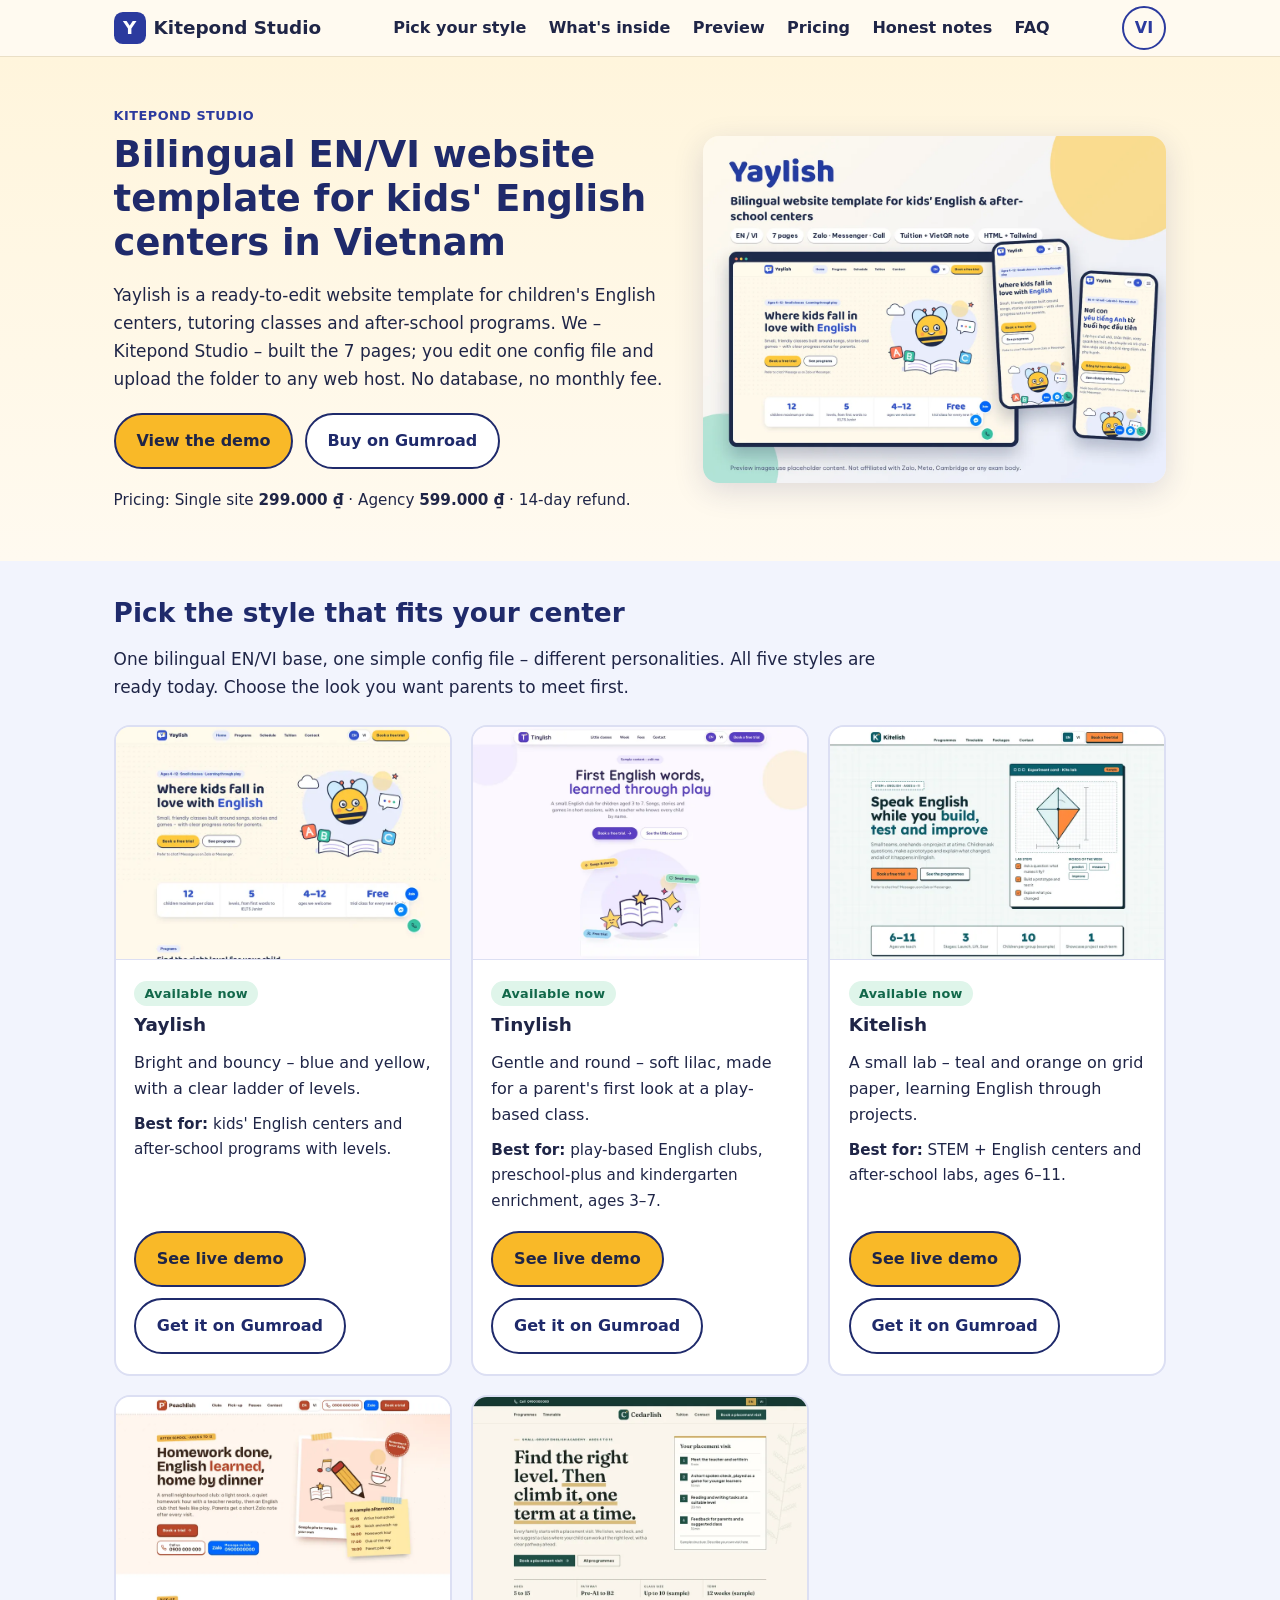
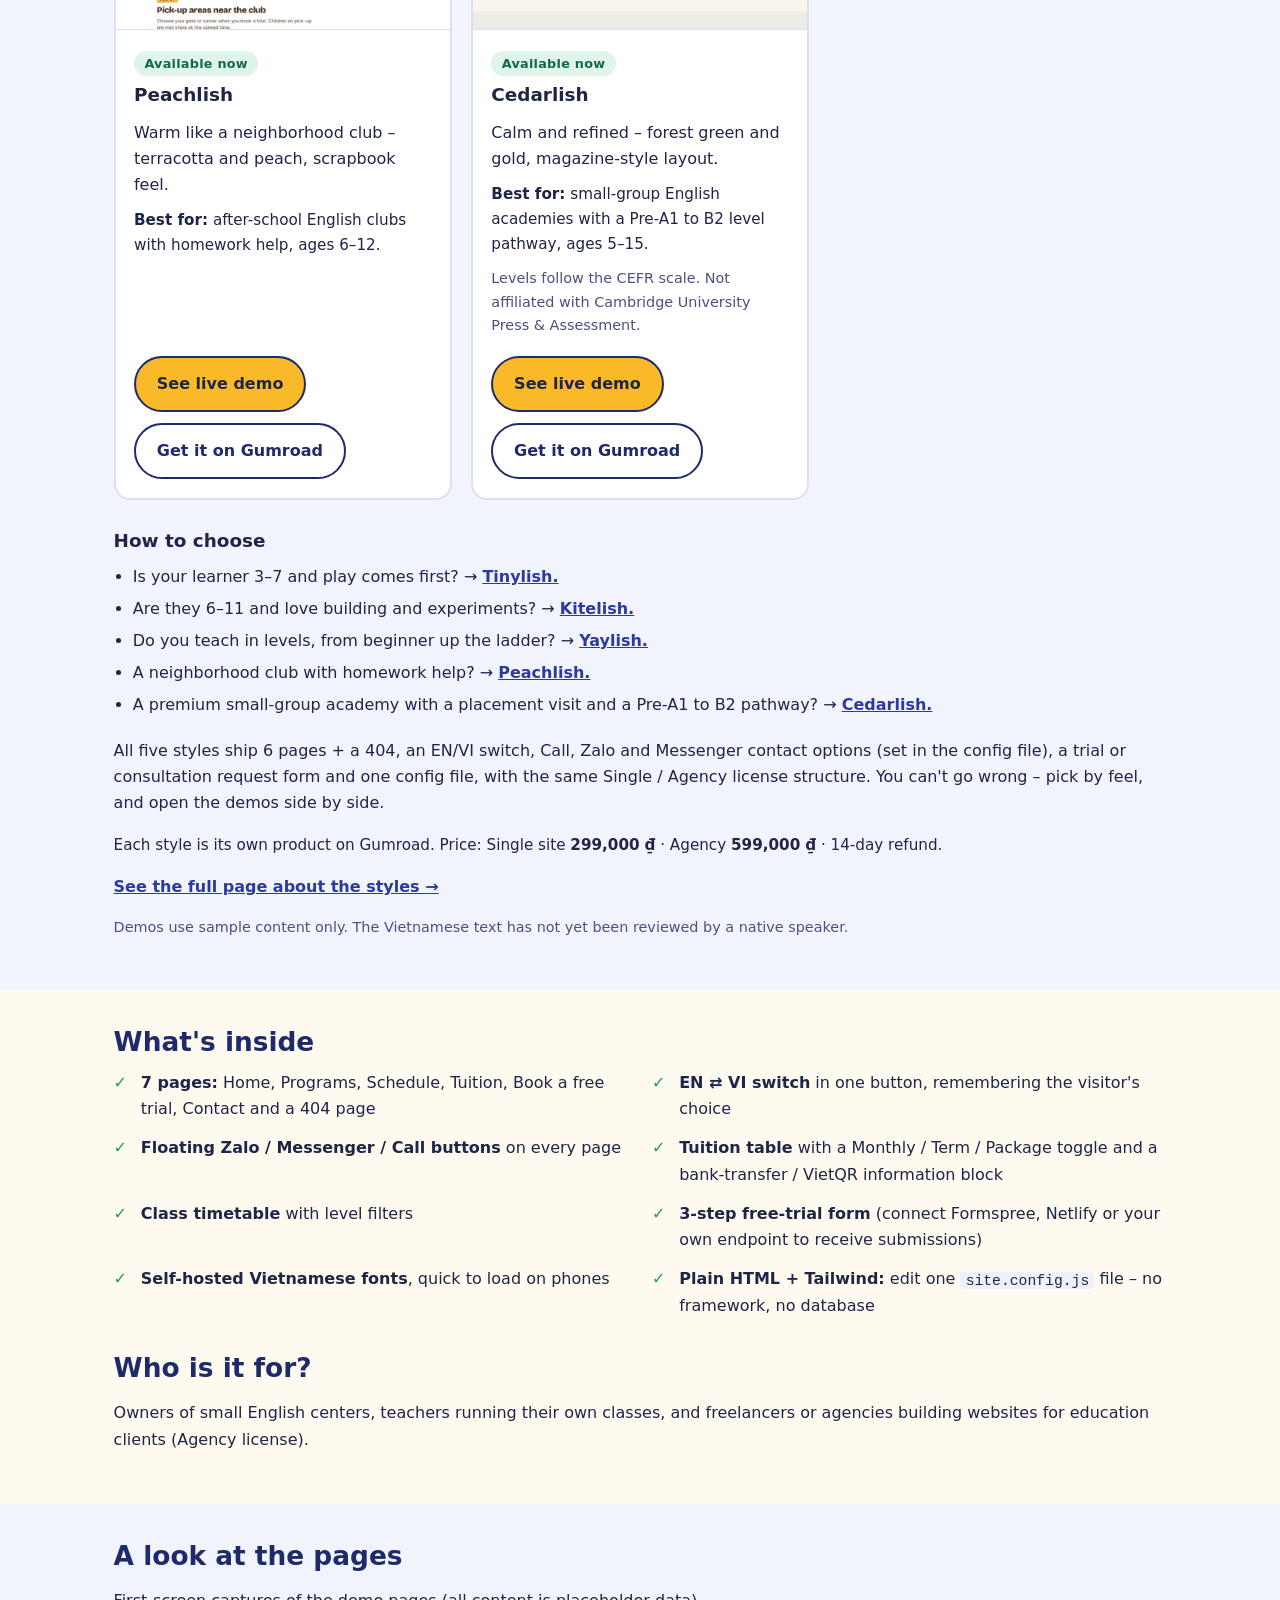
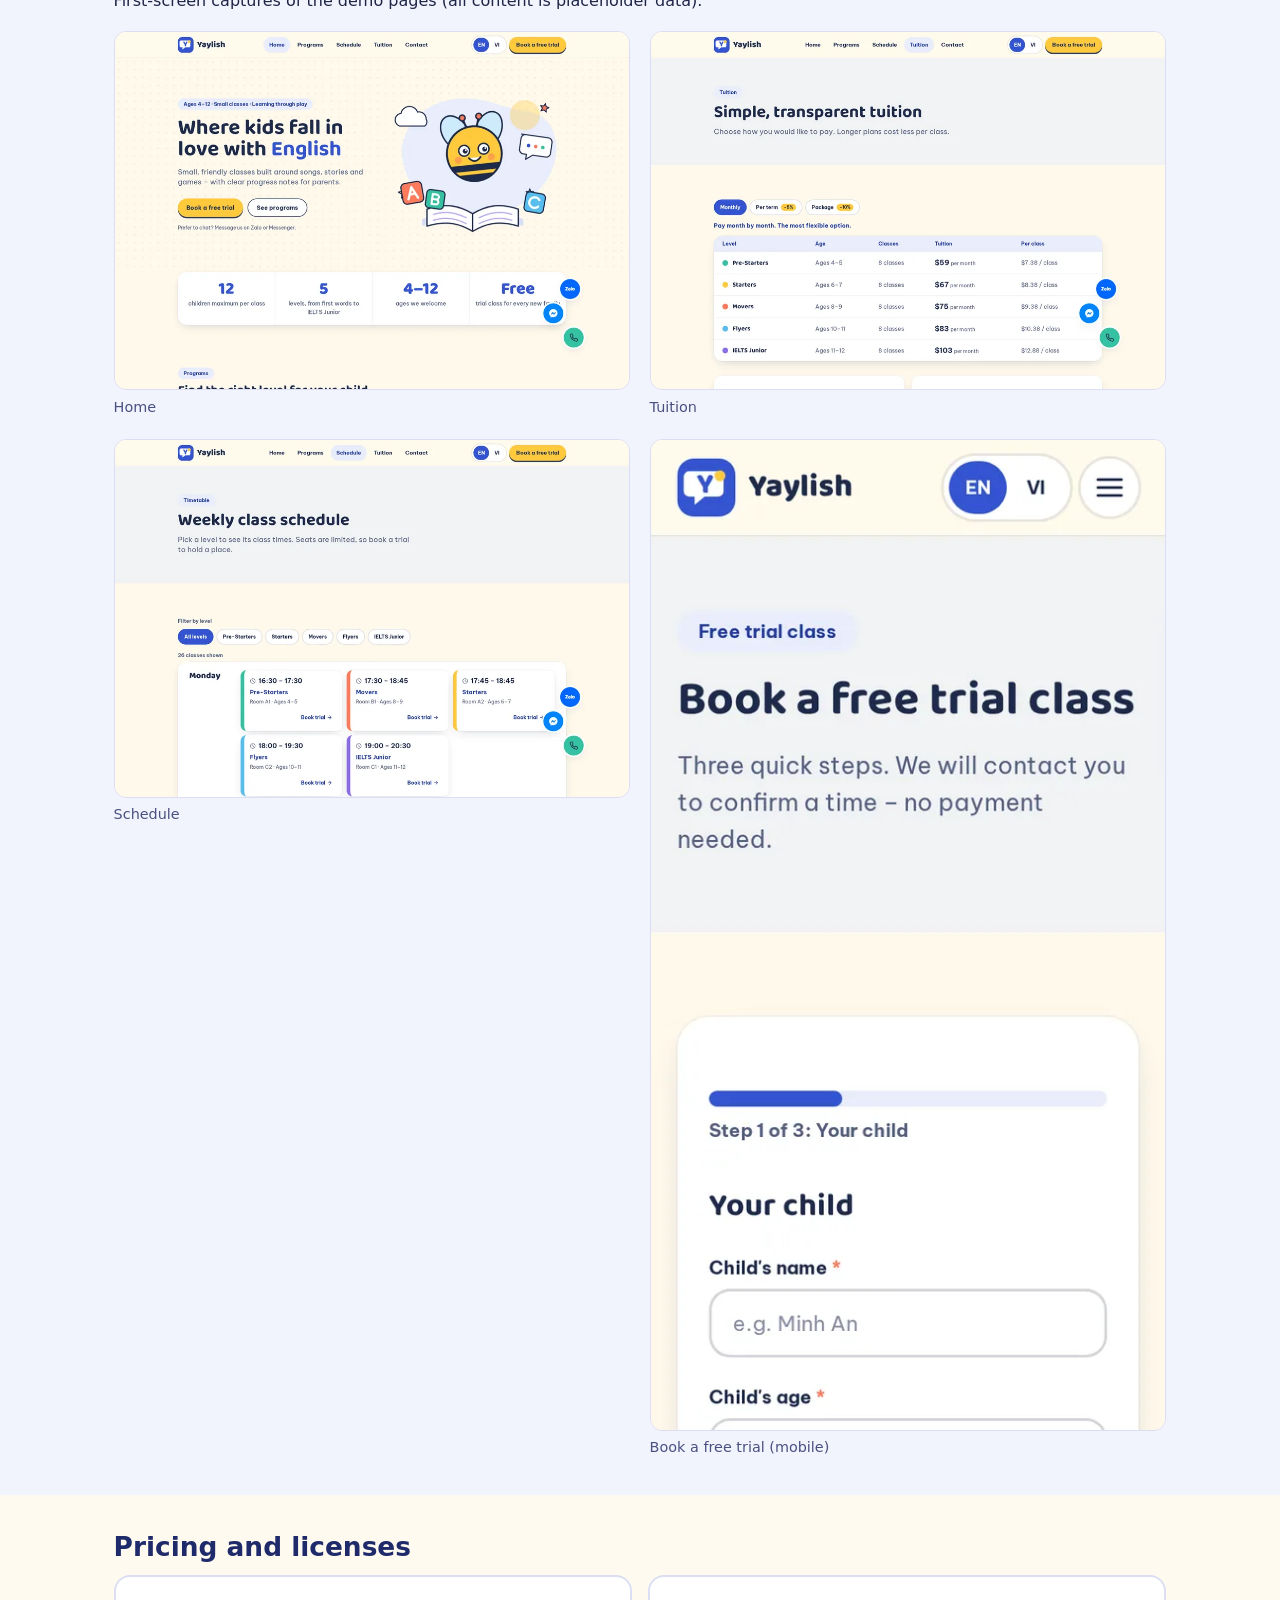
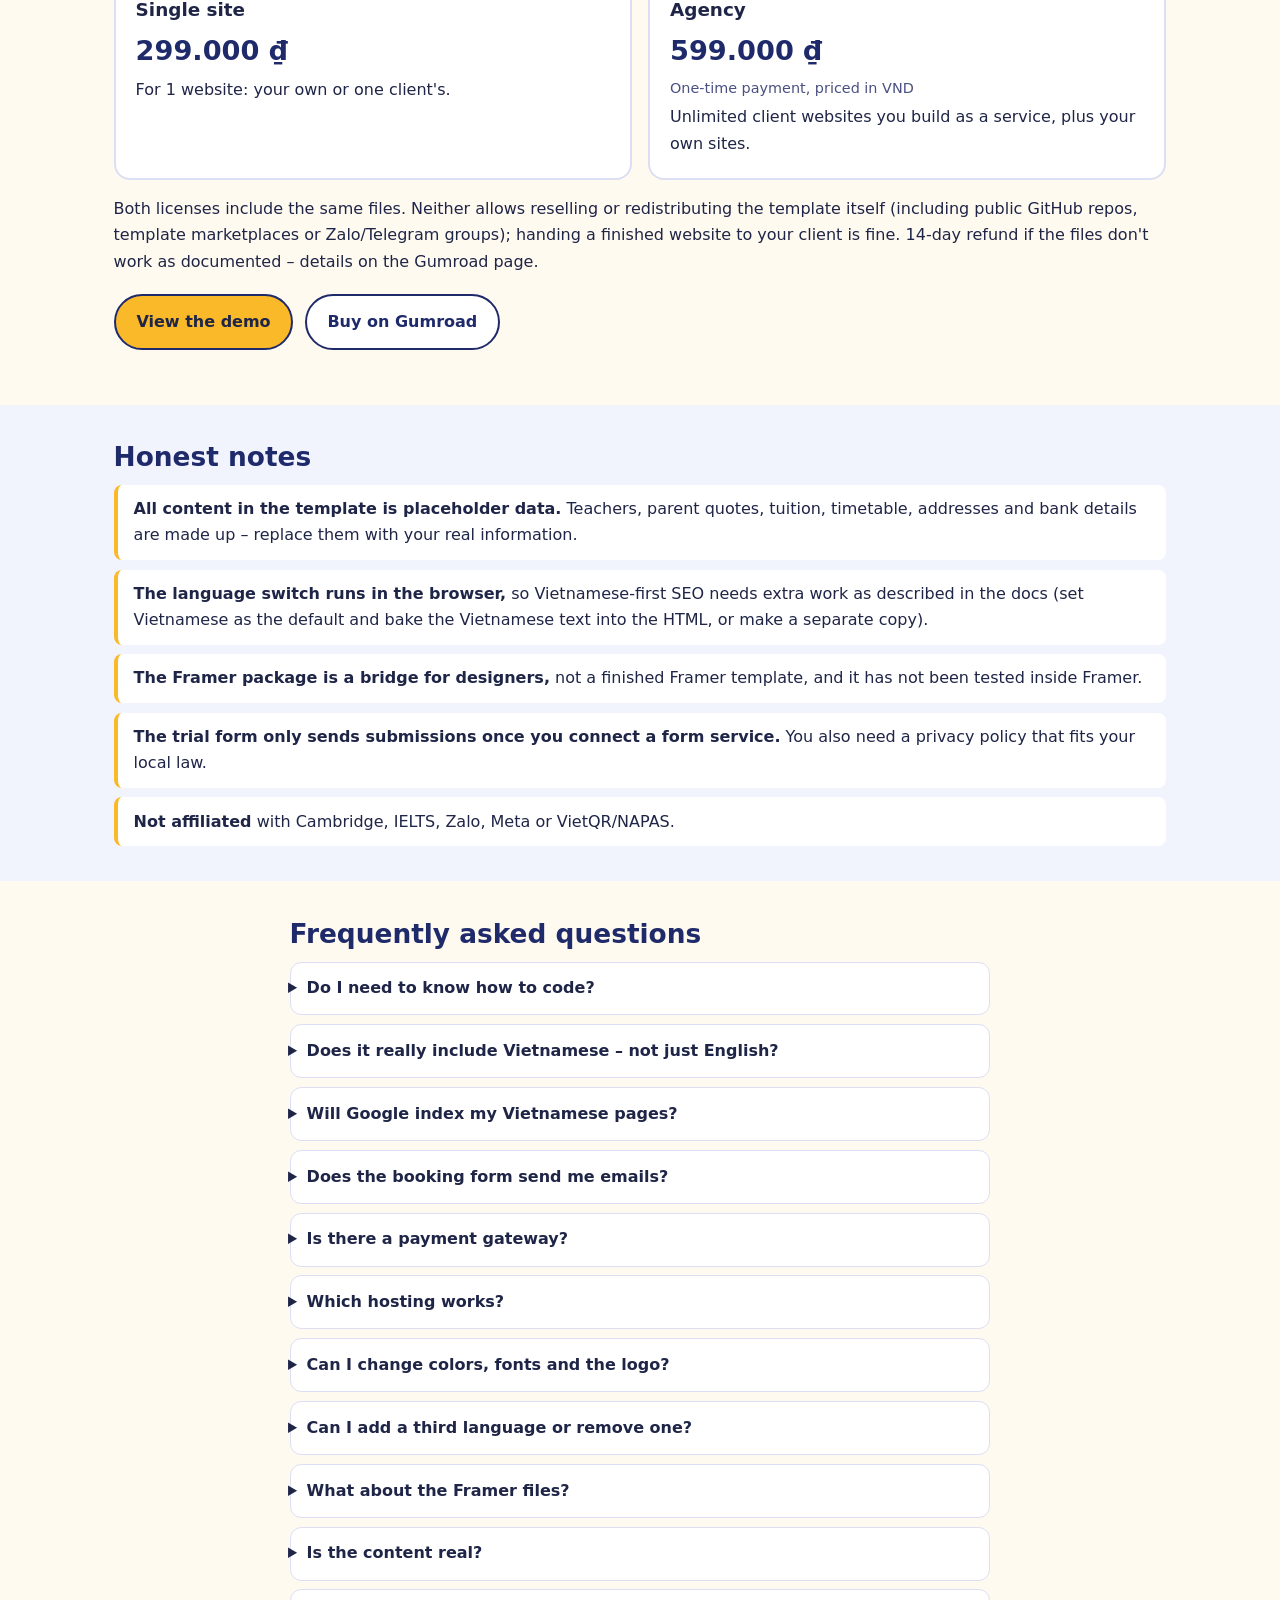
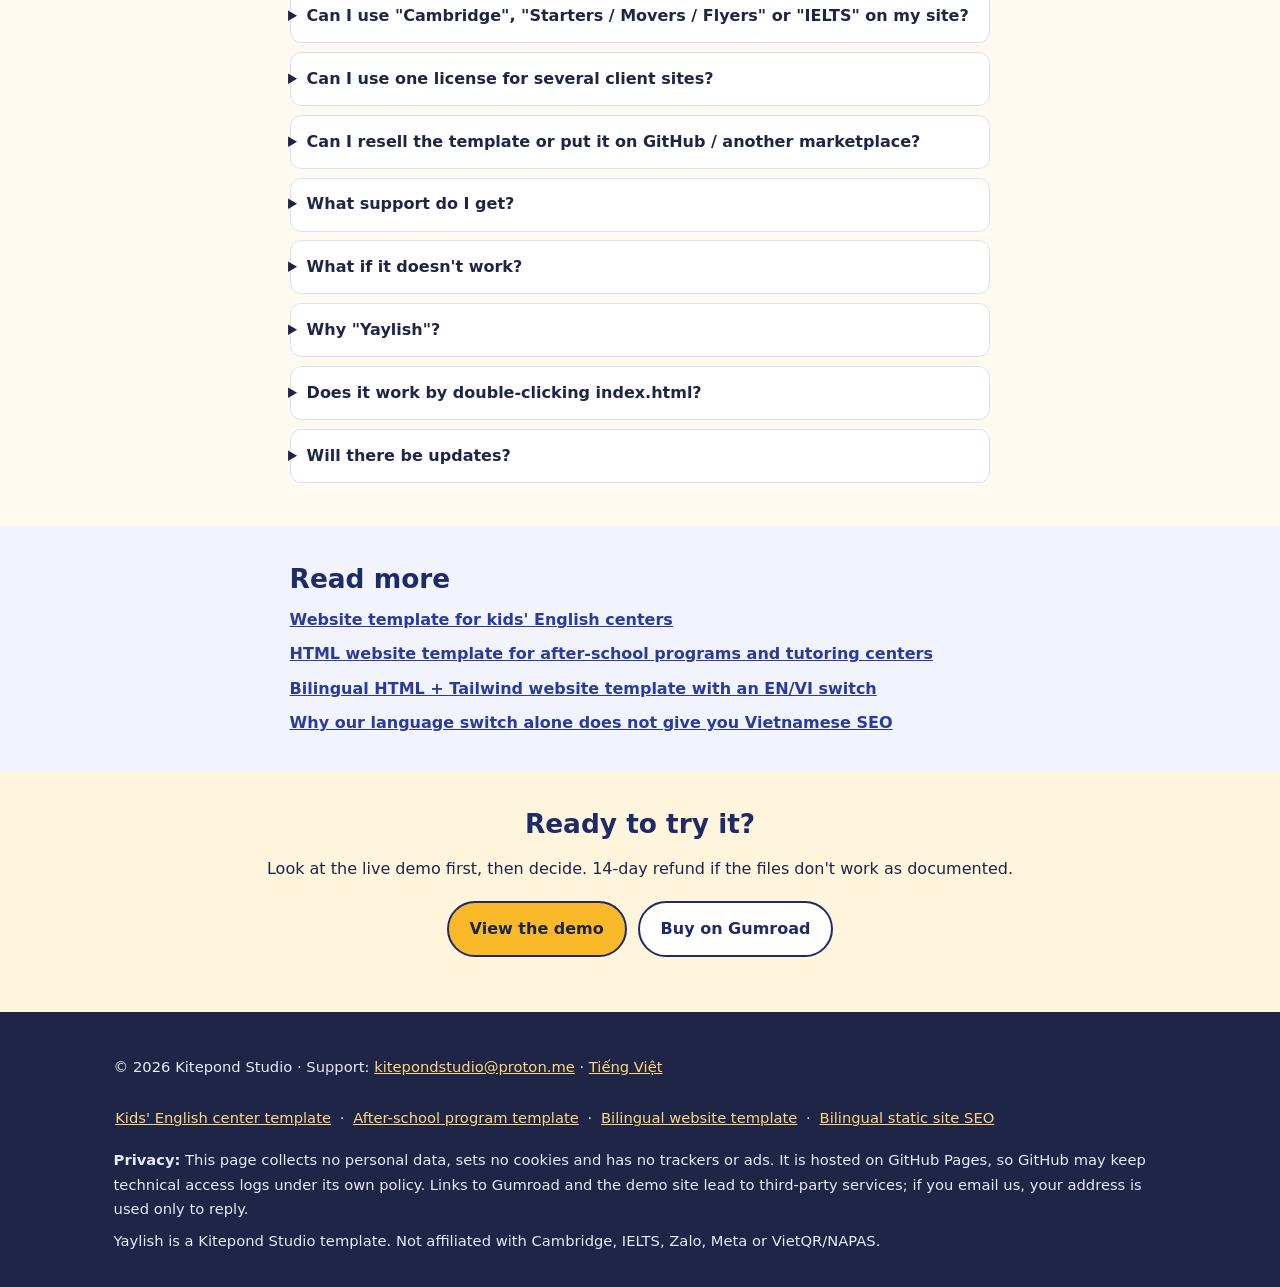
<file: en/index.html>
<!DOCTYPE html>
<html lang="en">
<head>
<meta charset="utf-8">
<meta name="viewport" content="width=device-width, initial-scale=1">
<title>Yaylish – Bilingual Website Template for Kids&#x27; English Centers</title>
<meta name="description" content="Yaylish: HTML + Tailwind website template for kids&#x27; English centers in Vietnam – 7 pages, EN/VI switch, Zalo button, tuition table, trial form. Demo + Gumroad.">
<meta name="robots" content="index,follow">
<link rel="canonical" href="https://kitepond.github.io/en/">
<link rel="alternate" hreflang="vi" href="https://kitepond.github.io/">
<link rel="alternate" hreflang="en" href="https://kitepond.github.io/en/">
<link rel="alternate" hreflang="x-default" href="https://kitepond.github.io/">
<link rel="icon" href="/favicon.svg" type="image/svg+xml">
<meta name="theme-color" content="#2b3a9e">
<meta property="og:type" content="website">
<meta property="og:site_name" content="Kitepond Studio">
<meta property="og:title" content="Yaylish – Bilingual EN/VI website template for kids&#x27; English centers">
<meta property="og:description" content="Yaylish: HTML + Tailwind website template for kids&#x27; English centers in Vietnam – 7 pages, English/Vietnamese switch, Zalo button, tuition table, free-trial form. See the demo and buy on Gumroad.">
<meta property="og:url" content="https://kitepond.github.io/en/">
<meta property="og:locale" content="en_US">
<meta property="og:locale:alternate" content="vi_VN">
<meta property="og:image" content="https://kitepond.github.io/img/og-image.jpg">
<meta property="og:image:width" content="1200">
<meta property="og:image:height" content="675">
<meta property="og:image:alt" content="Yaylish website template shown on a desktop and two phones: a bilingual English/Vietnamese home page for a kids&#x27; English center">
<meta name="twitter:card" content="summary_large_image">
<meta name="twitter:title" content="Yaylish – Bilingual EN/VI website template for kids&#x27; English centers">
<meta name="twitter:description" content="Yaylish: HTML + Tailwind website template for kids&#x27; English centers in Vietnam – 7 pages, English/Vietnamese switch, Zalo button, tuition table, free-trial form. See the demo and buy on Gumroad.">
<meta name="twitter:image" content="https://kitepond.github.io/img/og-image.jpg">
<meta name="twitter:image:alt" content="Yaylish website template shown on a desktop and two phones: a bilingual English/Vietnamese home page for a kids&#x27; English center">
<link rel="stylesheet" href="/style.css">
<script type="application/ld+json">
{
  "@context": "https://schema.org",
  "@type": "Product",
  "name": "Yaylish – Kids' English Center Website Template (EN/VI)",
  "description": "Bilingual English/Vietnamese HTML + Tailwind website template for kids' English centers and after-school programs in Vietnam: 7 pages, Zalo/Messenger buttons, tuition table with VietQR block, free-trial form.",
  "image": "https://kitepond.github.io/img/og-image.jpg",
  "brand": {
    "@type": "Brand",
    "name": "Kitepond Studio"
  },
  "sku": "yaylish-1.0.2",
  "url": "https://kitepond.github.io/en/",
  "offers": [
    {
      "@type": "Offer",
      "name": "Single site license (1 website)",
      "price": "299000",
      "priceCurrency": "VND",
      "availability": "https://schema.org/InStock",
      "url": "https://kitepond.gumroad.com/l/yaylish"
    },
    {
      "@type": "Offer",
      "name": "Agency license",
      "price": "599000",
      "priceCurrency": "VND",
      "availability": "https://schema.org/InStock",
      "url": "https://kitepond.gumroad.com/l/yaylish"
    }
  ]
}
</script>
</head>
<body>
<a class="skip" href="#main">Skip to content</a>
<header class="top">
<div class="wrap bar">
<a class="brand" href="/en/"><span class="logo" aria-hidden="true">Y</span> <span class="brand-name">Kitepond Studio</span></a>
<nav aria-label="Main navigation"><a href="#styles">Pick your style</a><a href="#features">What&#x27;s inside</a><a href="#preview">Preview</a><a href="#pricing">Pricing</a><a href="#notes">Honest notes</a><a href="#faq">FAQ</a></nav>
<a class="lang" href="/" hreflang="vi" lang="vi" aria-label="Xem trang này bằng tiếng Việt">VI</a>
</div>
</header>
<main id="main">
<section class="hero">
<div class="wrap hero-grid">
<div>
<p class="eyebrow">Kitepond Studio</p>
<h1>Bilingual EN/VI website template for kids&#x27; English centers in Vietnam</h1>
<p class="lead">Yaylish is a ready-to-edit website template for children&#x27;s English centers, tutoring classes and after-school programs. We – Kitepond Studio – built the 7 pages; you edit one config file and upload the folder to any web host. No database, no monthly fee.</p>
<p class="cta">
<a class="btn primary" href="https://kitepond.github.io/yaylish-demo/">View the demo</a>
<a class="btn" href="https://kitepond.gumroad.com/l/yaylish?utm_source=seo-landing-en&utm_medium=organic&utm_campaign=launch-2026" rel="noopener">Buy on Gumroad</a>
</p>
<p class="priceline">Pricing: Single site <strong>299.000 ₫</strong> · Agency <strong>599.000 ₫</strong> · 14-day refund.</p>
</div>
<img class="hero-img" src="/img/hero.webp" width="1200" height="900" fetchpriority="high" decoding="async" alt="Yaylish website template shown on a desktop and two phones: a bilingual English/Vietnamese home page for a kids&#x27; English center">
</div>
</section>
<!-- catalog:start -->
<section id="styles" class="sec alt catalog">
<div class="wrap">
<h2>Pick the style that fits your center</h2>
<p class="lead">One bilingual EN/VI base, one simple config file – different personalities. All five styles are ready today. Choose the look you want parents to meet first.</p>
<div class="styles">
<article class="style-card" id="style-yaylish"><img src="/img/catalog-yaylish-en.webp" width="800" height="556" loading="lazy" decoding="async" alt="Yaylish demo home page: blue and yellow design with a free-trial button and key figures"><div class="style-body"><p class="badge">Available now</p><h3>Yaylish</h3><p>Bright and bouncy – blue and yellow, with a clear ladder of levels.</p><p class="fit"><strong>Best for:</strong> kids&#x27; English centers and after-school programs with levels.</p><p class="cta"><a class="btn primary" href="https://kitepond.github.io/yaylish-demo/" rel="noopener">See live demo</a><a class="btn" href="https://kitepond.gumroad.com/l/yaylish?utm_source=kitepond-site&amp;utm_medium=landing&amp;utm_campaign=launch-2026&amp;utm_content=catalog-yaylish" rel="noopener">Get it on Gumroad</a></p></div></article>
<article class="style-card" id="style-tinylish"><img src="/img/catalog-tinylish-en.webp" width="800" height="556" loading="lazy" decoding="async" alt="Tinylish demo home page: soft lilac design with a large headline and a free-trial button"><div class="style-body"><p class="badge">Available now</p><h3>Tinylish</h3><p>Gentle and round – soft lilac, made for a parent&#x27;s first look at a play-based class.</p><p class="fit"><strong>Best for:</strong> play-based English clubs, preschool-plus and kindergarten enrichment, ages 3–7.</p><p class="cta"><a class="btn primary" href="https://kitepond.github.io/tinylish-demo/" rel="noopener">See live demo</a><a class="btn" href="https://kitepond.gumroad.com/l/tinylish?utm_source=kitepond-site&amp;utm_medium=landing&amp;utm_campaign=launch-2026&amp;utm_content=catalog-tinylish" rel="noopener">Get it on Gumroad</a></p></div></article>
<article class="style-card" id="style-kitelish"><img src="/img/catalog-kitelish-en.webp" width="800" height="556" loading="lazy" decoding="async" alt="Kitelish demo home page: teal and orange design on grid paper with an experiment diagram"><div class="style-body"><p class="badge">Available now</p><h3>Kitelish</h3><p>A small lab – teal and orange on grid paper, learning English through projects.</p><p class="fit"><strong>Best for:</strong> STEM + English centers and after-school labs, ages 6–11.</p><p class="cta"><a class="btn primary" href="https://kitepond.github.io/kitelish-demo/" rel="noopener">See live demo</a><a class="btn" href="https://kitepond.gumroad.com/l/kitelish?utm_source=kitepond-site&amp;utm_medium=landing&amp;utm_campaign=launch-2026&amp;utm_content=catalog-kitelish" rel="noopener">Get it on Gumroad</a></p></div></article>
<article class="style-card" id="style-peachlish"><img src="/img/catalog-peachlish-en.webp" width="800" height="556" loading="lazy" decoding="async" alt="Peachlish demo home page: peach and terracotta scrapbook-style design with a sample afternoon schedule and Call, Zalo and trial buttons"><div class="style-body"><p class="badge">Available now</p><h3>Peachlish</h3><p>Warm like a neighborhood club – terracotta and peach, scrapbook feel.</p><p class="fit"><strong>Best for:</strong> after-school English clubs with homework help, ages 6–12.</p><p class="cta"><a class="btn primary" href="https://kitepond.github.io/peachlish-demo/" rel="noopener">See live demo</a><a class="btn" href="https://kitepond.gumroad.com/l/peachlish?utm_source=kitepond-site&amp;utm_medium=landing&amp;utm_campaign=launch-2026&amp;utm_content=catalog-peachlish" rel="noopener">Get it on Gumroad</a></p></div></article>
<article class="style-card" id="style-cedarlish"><img src="/img/catalog-cedarlish-en.webp" width="800" height="556" loading="lazy" decoding="async" alt="Cedarlish demo home page: forest green and gold magazine-style design with a large headline, a placement-visit button and a Pre-A1 to B2 level pathway"><div class="style-body"><p class="badge">Available now</p><h3>Cedarlish</h3><p>Calm and refined – forest green and gold, magazine-style layout.</p><p class="fit"><strong>Best for:</strong> small-group English academies with a Pre-A1 to B2 level pathway, ages 5–15.</p><p class="small">Levels follow the CEFR scale. Not affiliated with Cambridge University Press &amp; Assessment.</p><p class="cta"><a class="btn primary" href="https://kitepond.github.io/cedarlish-demo/" rel="noopener">See live demo</a><a class="btn" href="https://kitepond.gumroad.com/l/cedarlish?utm_source=kitepond-site&amp;utm_medium=landing&amp;utm_campaign=launch-2026&amp;utm_content=catalog-cedarlish" rel="noopener">Get it on Gumroad</a></p></div></article>
</div>
<h3 class="choose-h">How to choose</h3><ul class="choose"><li>Is your learner 3–7 and play comes first? → <a href="#style-tinylish"><strong>Tinylish.</strong></a></li><li>Are they 6–11 and love building and experiments? → <a href="#style-kitelish"><strong>Kitelish.</strong></a></li><li>Do you teach in levels, from beginner up the ladder? → <a href="#style-yaylish"><strong>Yaylish.</strong></a></li><li>A neighborhood club with homework help? → <a href="#style-peachlish"><strong>Peachlish.</strong></a></li><li>A premium small-group academy with a placement visit and a Pre-A1 to B2 pathway? → <a href="#style-cedarlish"><strong>Cedarlish.</strong></a></li></ul>
<p>All five styles ship 6 pages + a 404, an EN/VI switch, Call, Zalo and Messenger contact options (set in the config file), a trial or consultation request form and one config file, with the same Single / Agency license structure. You can&#x27;t go wrong – pick by feel, and open the demos side by side.</p>
<p class="priceline">Each style is its own product on Gumroad. Price: Single site <strong>299,000 ₫</strong> · Agency <strong>599,000 ₫</strong> · 14-day refund.</p>
<p><a href="/en/kids-english-center-templates/"><strong>See the full page about the styles →</strong></a></p>
<p class="small">Demos use sample content only. The Vietnamese text has not yet been reviewed by a native speaker.</p>
</div>
</section>
<!-- catalog:end -->
<section id="features" class="sec">
<div class="wrap">
<h2>What&#x27;s inside</h2>
<ul class="ticks"><li><strong>7 pages:</strong> Home, Programs, Schedule, Tuition, Book a free trial, Contact and a 404 page</li><li><strong>EN ⇄ VI switch</strong> in one button, remembering the visitor's choice</li><li><strong>Floating Zalo / Messenger / Call buttons</strong> on every page</li><li><strong>Tuition table</strong> with a Monthly / Term / Package toggle and a bank-transfer / VietQR information block</li><li><strong>Class timetable</strong> with level filters</li><li><strong>3-step free-trial form</strong> (connect Formspree, Netlify or your own endpoint to receive submissions)</li><li><strong>Self-hosted Vietnamese fonts</strong>, quick to load on phones</li><li><strong>Plain HTML + Tailwind:</strong> edit one <code>site.config.js</code> file – no framework, no database</li></ul>
<h2>Who is it for?</h2>
<p>Owners of small English centers, teachers running their own classes, and freelancers or agencies building websites for education clients (Agency license).</p>
</div>
</section>
<section id="preview" class="sec alt">
<div class="wrap">
<h2>A look at the pages</h2>
<p>First-screen captures of the demo pages (all content is placeholder data).</p>
<div class="gallery"><figure><img src="/img/index-en.webp" width="1000" height="694" loading="lazy" decoding="async" alt="Yaylish template home page in English: large headline, free-trial button and key numbers"><figcaption>Home</figcaption></figure><figure><img src="/img/tuition-en.webp" width="1000" height="694" loading="lazy" decoding="async" alt="Yaylish tuition page: monthly tuition table for five levels with a Monthly / Term / 6-month package toggle"><figcaption>Tuition</figcaption></figure><figure><img src="/img/schedule-en.webp" width="1000" height="694" loading="lazy" decoding="async" alt="Yaylish schedule page: weekly class timetable with level filter chips"><figcaption>Schedule</figcaption></figure><figure><img src="/img/book-trial-en.webp" width="520" height="1000" loading="lazy" decoding="async" alt="Yaylish free-trial booking page on a phone: multi-step sign-up form"><figcaption>Book a free trial (mobile)</figcaption></figure></div>
</div>
</section>
<section id="pricing" class="sec">
<div class="wrap">
<h2>Pricing and licenses</h2>
<div class="plans"><div class="plan"><h3>Single site</h3><p class="amount">299.000 ₫</p><p>For 1 website: your own or one client&#x27;s.</p></div><div class="plan"><h3>Agency</h3><p class="amount">599.000 ₫</p><p class="small">One-time payment, priced in VND</p><p>Unlimited client websites you build as a service, plus your own sites.</p></div></div>
<p>Both licenses include the same files. Neither allows reselling or redistributing the template itself (including public GitHub repos, template marketplaces or Zalo/Telegram groups); handing a finished website to your client is fine. 14-day refund if the files don&#x27;t work as documented – details on the Gumroad page.</p>
<p class="cta">
<a class="btn primary" href="https://kitepond.github.io/yaylish-demo/">View the demo</a>
<a class="btn" href="https://kitepond.gumroad.com/l/yaylish?utm_source=seo-landing-en&utm_medium=organic&utm_campaign=launch-2026" rel="noopener">Buy on Gumroad</a>
</p>
</div>
</section>
<section id="notes" class="sec alt">
<div class="wrap">
<h2>Honest notes</h2>
<ul class="notes"><li><strong>All content in the template is placeholder data.</strong> Teachers, parent quotes, tuition, timetable, addresses and bank details are made up – replace them with your real information.</li><li><strong>The language switch runs in the browser,</strong> so Vietnamese-first SEO needs extra work as described in the docs (set Vietnamese as the default and bake the Vietnamese text into the HTML, or make a separate copy).</li><li><strong>The Framer package is a bridge for designers,</strong> not a finished Framer template, and it has not been tested inside Framer.</li><li><strong>The trial form only sends submissions once you connect a form service.</strong> You also need a privacy policy that fits your local law.</li><li><strong>Not affiliated</strong> with Cambridge, IELTS, Zalo, Meta or VietQR/NAPAS.</li></ul>
</div>
</section>
<section id="faq" class="sec">
<div class="wrap narrow">
<h2>Frequently asked questions</h2>
<details><summary>Do I need to know how to code?</summary><p>No. Open <code>site.config.js</code> in any text editor, change the name, phone, Zalo, email, address and prices, then upload the folder to a host. Node.js is optional (only to rebuild the CSS).</p></details><details><summary>Does it really include Vietnamese – not just English?</summary><p>Yes. Every page has English and Vietnamese text, with an EN / VI switch that remembers the visitor's choice. The Vietnamese is written to read naturally; still have a native speaker review your final wording.</p></details><details><summary>Will Google index my Vietnamese pages?</summary><p>The language switch runs in the browser, so search engines index the English text baked into the HTML. If Vietnamese organic search matters most, set <code>language.default: "vi"</code> and bake Vietnamese into the HTML (the docs show how), or make a separate Vietnamese copy. This is a known limitation, not a bug.</p></details><details><summary>Does the booking form send me emails?</summary><p>Not until you connect it. By default it validates and shows a "demo mode" panel. Connect Formspree, Netlify Forms or any custom endpoint (Make, Zapier, Google Apps Script…) in <code>site.config.js</code>. Submit a real test before going live.</p></details><details><summary>Is there a payment gateway?</summary><p>No. The tuition page has a bank-transfer / VietQR information block with copy buttons; you supply your bank details and QR image. Nothing is processed on the site.</p></details><details><summary>Which hosting works?</summary><p>Any static host: shared hosting/cPanel, Netlify, Cloudflare Pages, Vercel, GitHub Pages, S3. Upload the contents of the <code>yaylish-html</code> folder (not the zip).</p></details><details><summary>Can I change colors, fonts and the logo?</summary><p>Yes – colors, fonts and brand are in <code>site.config.js</code>; the logo and favicon are SVG files you can replace. The included fonts cover Vietnamese diacritics; if you swap fonts, pick ones with a Vietnamese subset.</p></details><details><summary>Can I add a third language or remove one?</summary><p>Yes. Copy <code>assets/i18n/vi.js</code> to a new file, translate the values and add it to <code>language.available</code>. The docs have a worked example.</p></details><details><summary>What about the Framer files?</summary><p>The Framer package is a bridge, not a finished Framer template: design tokens, three code components (language switch, tuition table, timetable) and an assembly guide. It passes a strict type-check and a render test, but <strong>has not been opened inside Framer</strong> yet. Expect to rebuild the page layouts visually.</p></details><details><summary>Is the content real?</summary><p>No. Teachers, parent quotes, tuition, timetable, addresses and bank details are labelled sample data. Replace them before going live (a go-live checklist is included) – never publish sample testimonials as real.</p></details><details><summary>Can I use "Cambridge", "Starters / Movers / Flyers" or "IELTS" on my site?</summary><p>The template uses generic level names as examples. Only use exam names, logos or "exam center / preparation" claims if your center is actually entitled to. The template is not affiliated with or endorsed by Cambridge, the IELTS owners, Zalo, Meta or VietQR/NAPAS.</p></details><details><summary>Can I use one license for several client sites?</summary><p>The Single site license covers one website (yours or one client's). To build for multiple clients, buy the <strong>Agency license (599.000 ₫)</strong>.</p></details><details><summary>Can I resell the template or put it on GitHub / another marketplace?</summary><p>No – neither license allows reselling, redistributing or publishing the template files as a stand-alone product (including public repos and other marketplaces). Building websites for clients is fine under the right license.</p></details><details><summary>What support do I get?</summary><p>Email support for getting the files to work as documented (setup, config, form hookup, deploy) and bug fixes for the 1.x line, with free 1.x updates. Custom design, writing your content, hosting setup for you or building new features is not included.</p></details><details><summary>What if it doesn't work?</summary><p>Email <a href="mailto:kitepondstudio@proton.me">kitepondstudio@proton.me</a> within 14 days. If the files don't work as documented we'll fix it or refund you.</p></details><details><summary>Why "Yaylish"?</summary><p>It's a coined name (a cheerful "yay" + English) made by Kitepond Studio, and it's the template's name only – rename it to your center's brand in <code>site.config.js</code>. We did a public-web check for conflicting names; this is not a legal trademark clearance.</p></details><details><summary>Does it work by double-clicking index.html?</summary><p>Yes, it runs straight from your disk for previewing.</p></details><details><summary>Will there be updates?</summary><p>The current version is v1.0.2; <code>CHANGELOG.md</code> in the package tracks versions. Buyers get 1.x updates through Gumroad's library. No promise of new features on a schedule.</p></details>
</div>
</section>
<section class="sec alt">
<div class="wrap narrow">
<h2>Read more</h2>
<ul class="related"><li><a href="/en/kids-english-center-website-template/">Website template for kids&#x27; English centers</a></li><li><a href="/en/after-school-program-website-template-html/">HTML website template for after-school programs and tutoring centers</a></li><li><a href="/en/bilingual-website-template/">Bilingual HTML + Tailwind website template with an EN/VI switch</a></li><li><a href="/en/blog/bilingual-static-site-seo-hreflang/">Why our language switch alone does not give you Vietnamese SEO</a></li></ul>
</div>
</section>
<section class="sec final">
<div class="wrap">
<h2>Ready to try it?</h2>
<p>Look at the live demo first, then decide. 14-day refund if the files don&#x27;t work as documented.</p>
<p class="cta">
<a class="btn primary" href="https://kitepond.github.io/yaylish-demo/">View the demo</a>
<a class="btn" href="https://kitepond.gumroad.com/l/yaylish?utm_source=seo-landing-en&utm_medium=organic&utm_campaign=launch-2026" rel="noopener">Buy on Gumroad</a>
</p>
</div>
</section>
</main>
<footer class="foot">
<div class="wrap">
<p>© 2026 Kitepond Studio · Support: <a href="mailto:kitepondstudio@proton.me">kitepondstudio@proton.me</a> · <a href="/" hreflang="vi" lang="vi">Tiếng Việt</a></p>
<p class="foot-links"><a href="/en/kids-english-center-website-template/">Kids&#x27; English center template</a> · <a href="/en/after-school-program-website-template-html/">After-school program template</a> · <a href="/en/bilingual-website-template/">Bilingual website template</a> · <a href="/en/blog/bilingual-static-site-seo-hreflang/">Bilingual static site SEO</a></p>
<p><strong>Privacy:</strong> This page collects no personal data, sets no cookies and has no trackers or ads. It is hosted on GitHub Pages, so GitHub may keep technical access logs under its own policy. Links to Gumroad and the demo site lead to third-party services; if you email us, your address is used only to reply.</p>
<p>Yaylish is a Kitepond Studio template. Not affiliated with Cambridge, IELTS, Zalo, Meta or VietQR/NAPAS.</p>
</div>
</footer>
</body>
</html>
</file>
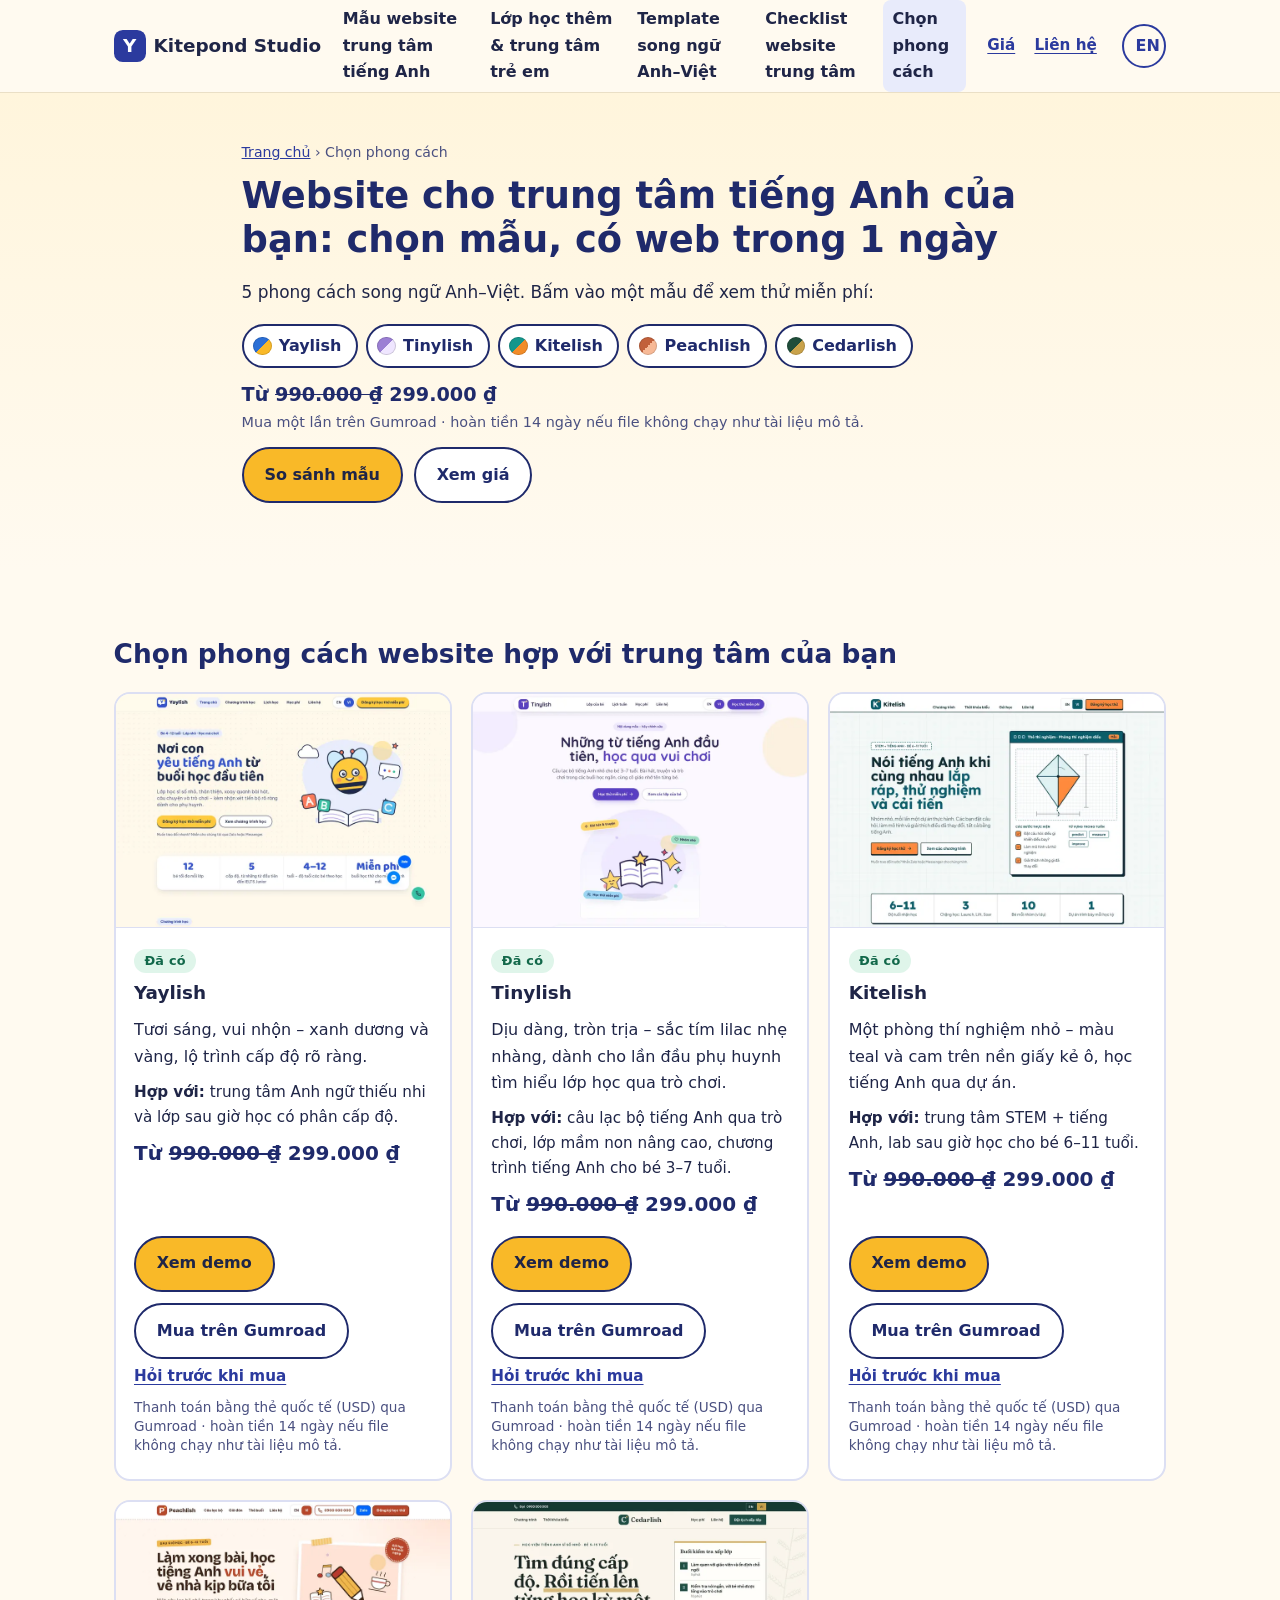
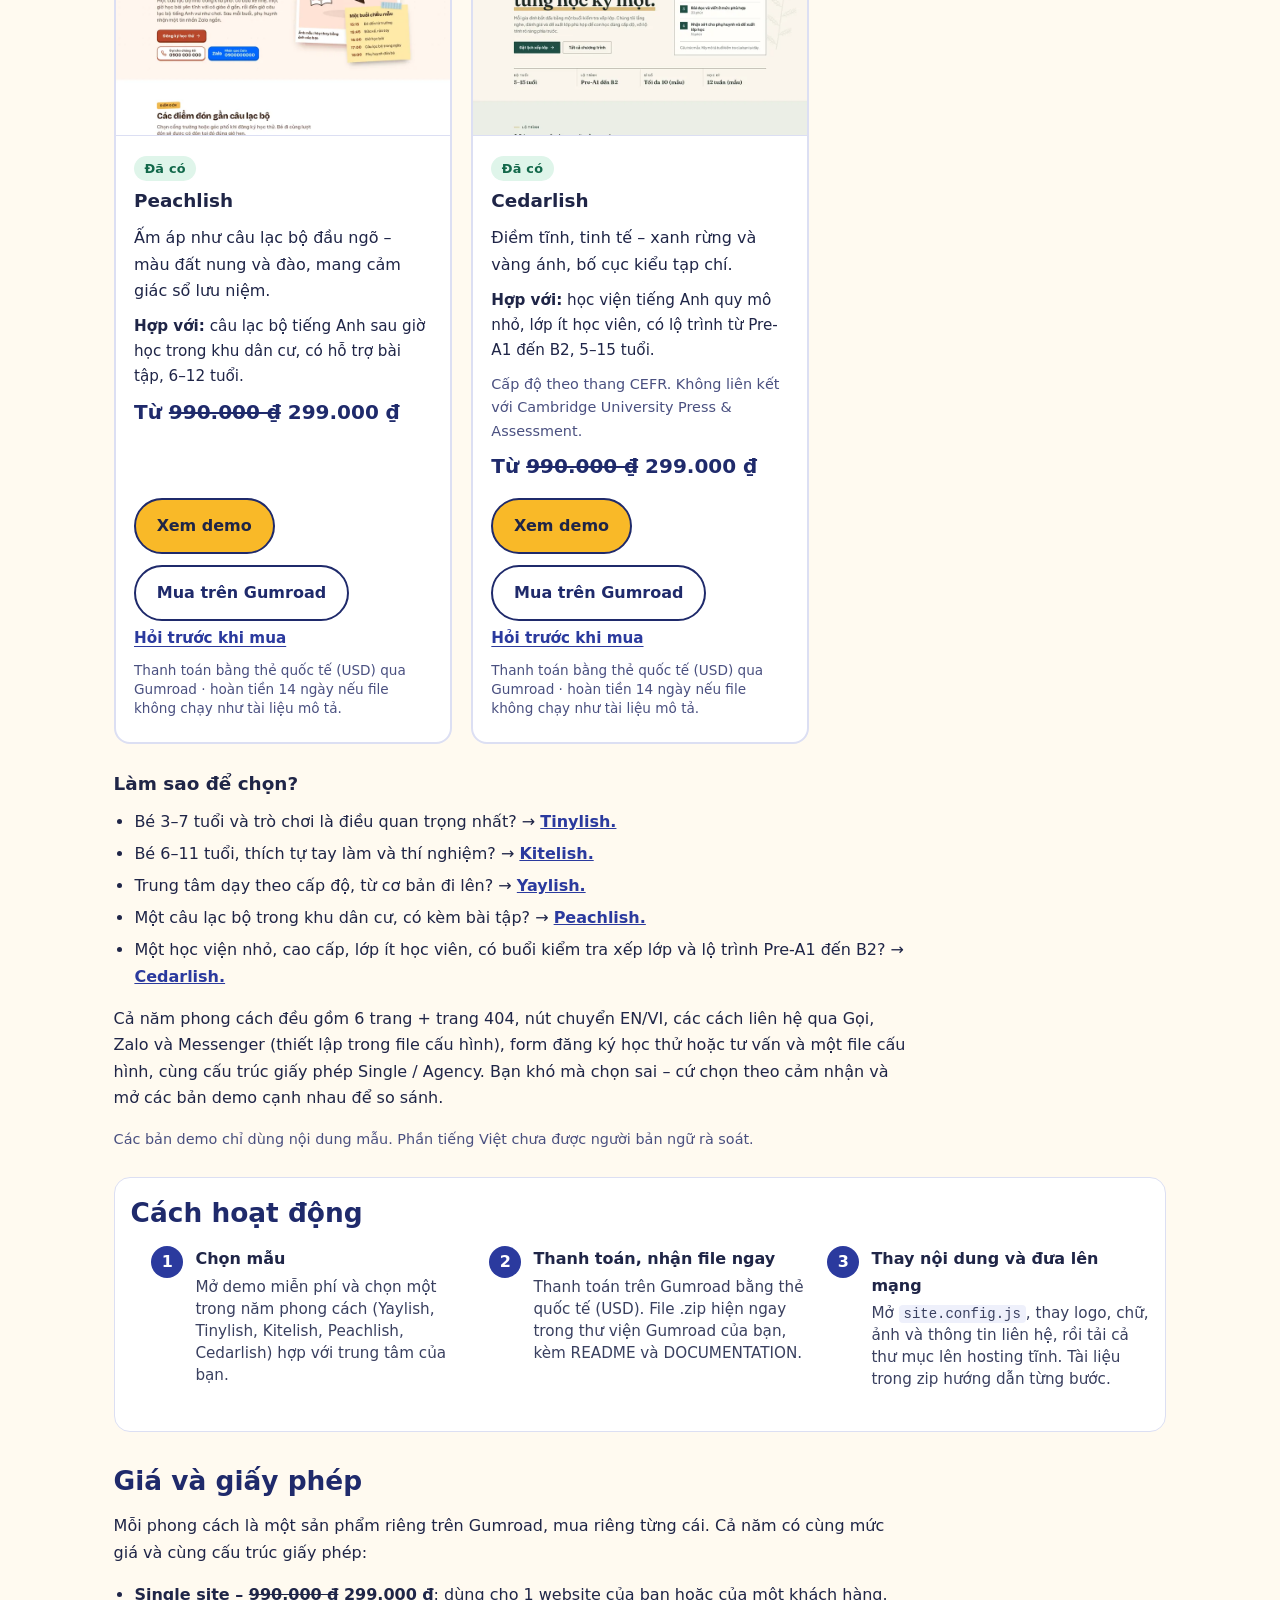
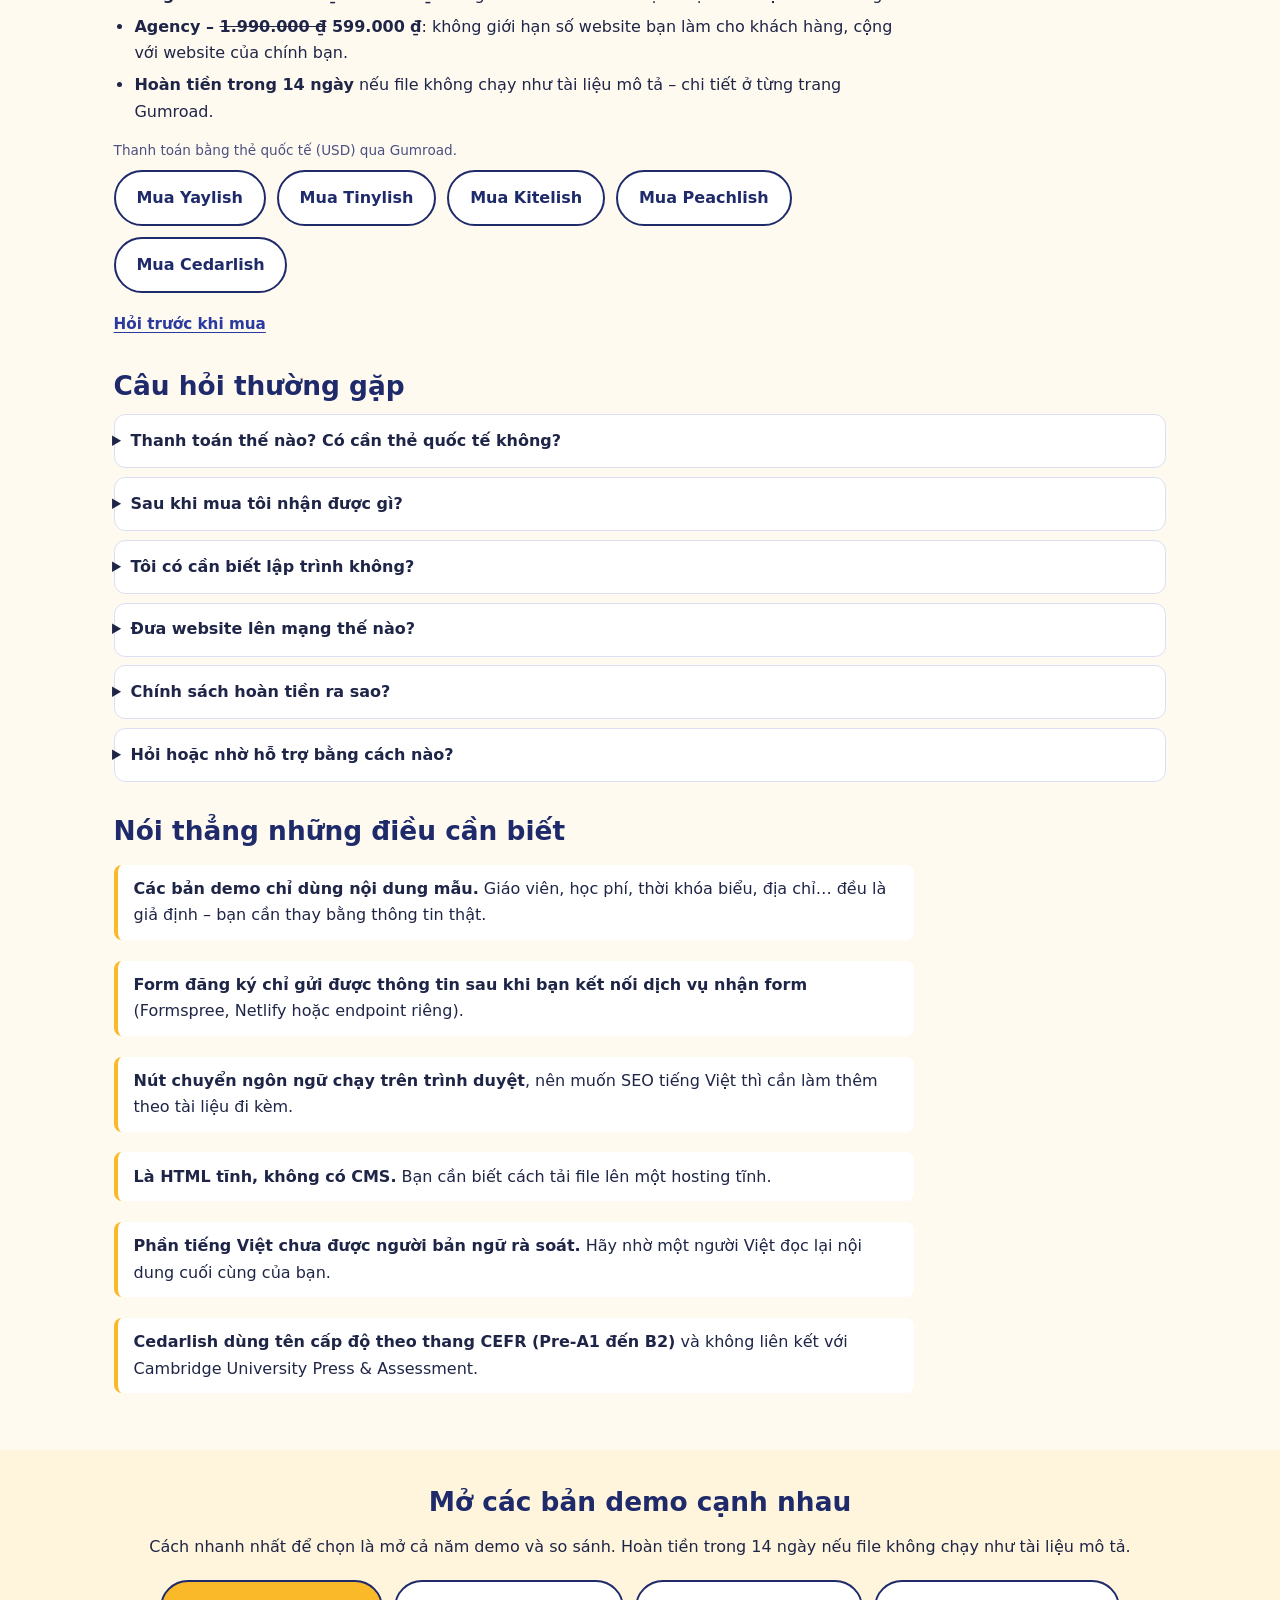
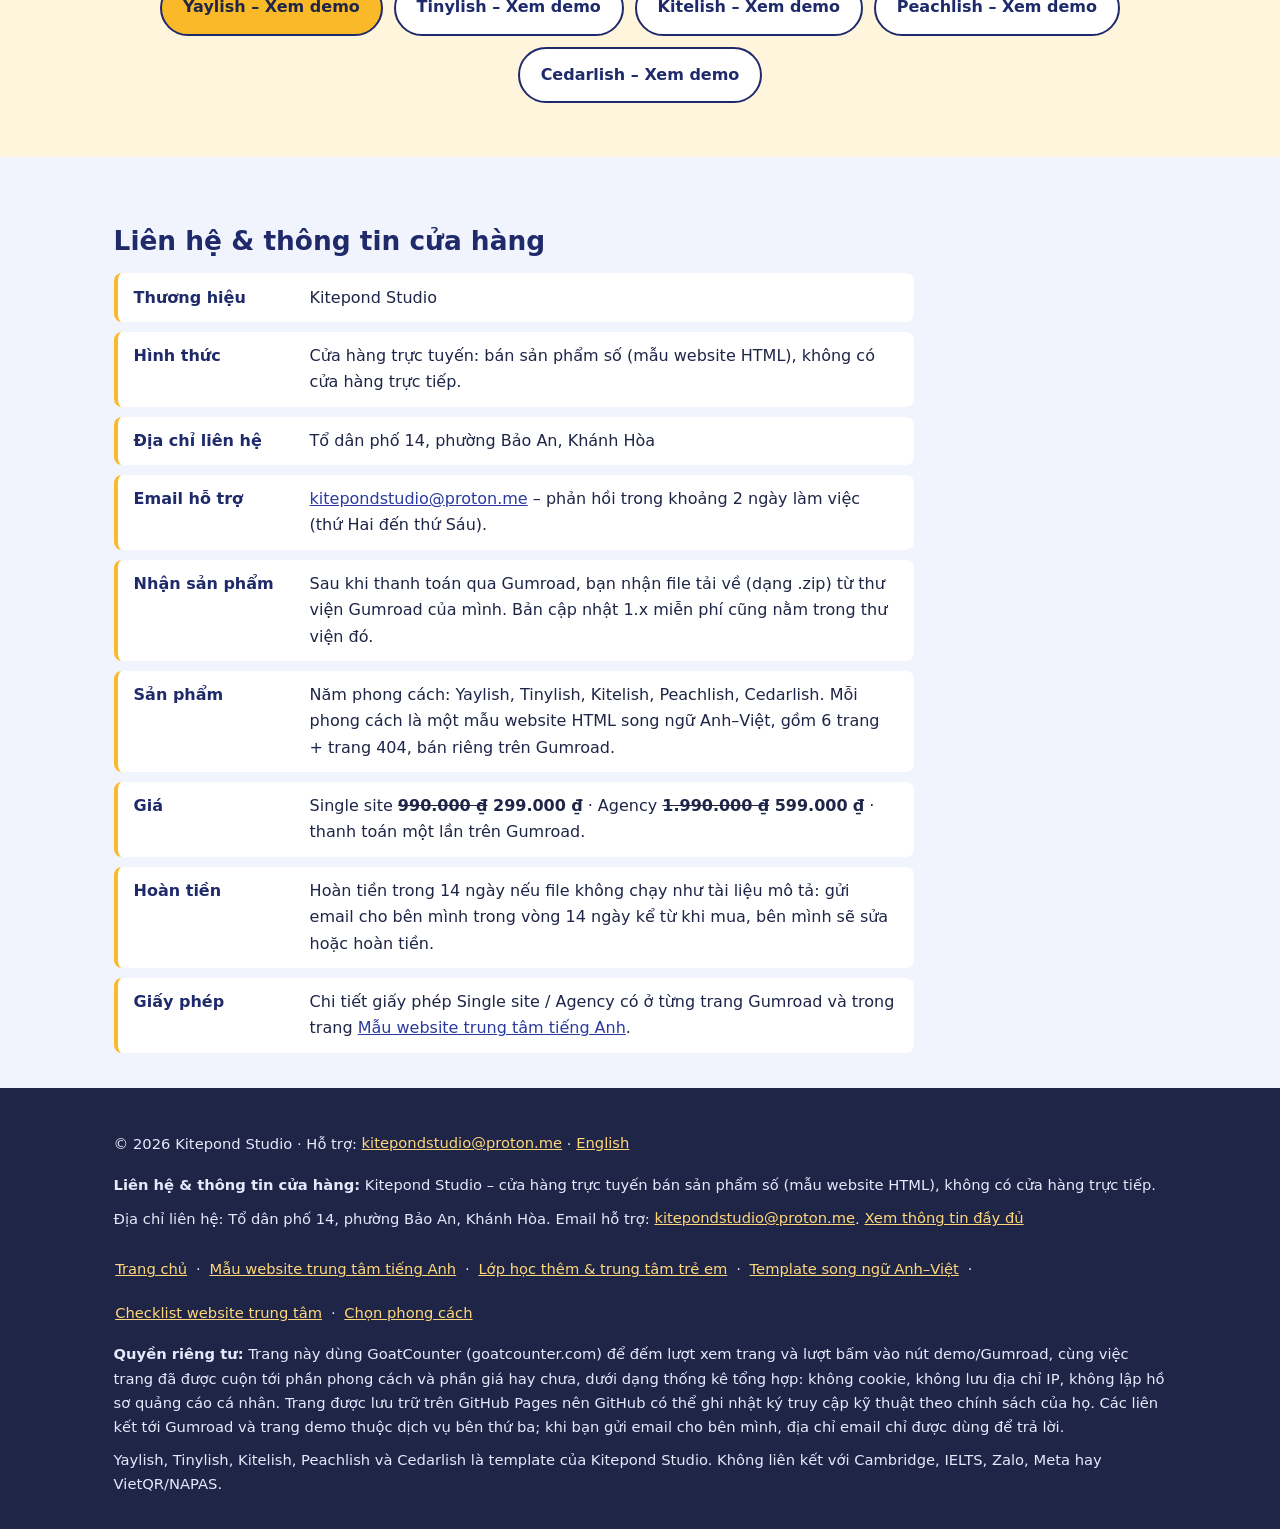
<file: mau-website-trung-tam-tieng-anh-tre-em/index.html>
<!DOCTYPE html>
<html lang="vi">
<head>
<meta charset="utf-8">
<meta name="viewport" content="width=device-width, initial-scale=1">
<title>Chọn mẫu website trung tâm tiếng Anh trẻ em – 5 phong cách</title>
<meta name="description" content="Yaylish, Tinylish, Kitelish, Peachlish, Cedarlish: năm mẫu website song ngữ Anh–Việt cho trung tâm tiếng Anh trẻ em. Xem demo, giá 299.000 ₫, hoàn tiền 14 ngày.">
<meta name="robots" content="index,follow">
<link rel="canonical" href="https://kitepond.github.io/mau-website-trung-tam-tieng-anh-tre-em/">
<link rel="alternate" hreflang="vi" href="https://kitepond.github.io/mau-website-trung-tam-tieng-anh-tre-em/">
<link rel="alternate" hreflang="en" href="https://kitepond.github.io/en/kids-english-center-templates/">
<link rel="alternate" hreflang="x-default" href="https://kitepond.github.io/mau-website-trung-tam-tieng-anh-tre-em/">
<link rel="icon" href="/favicon.svg" type="image/svg+xml">
<meta name="theme-color" content="#2b3a9e">
<meta property="og:type" content="website">
<meta property="og:site_name" content="Kitepond Studio">
<meta property="og:title" content="Chọn mẫu website trung tâm tiếng Anh trẻ em – 5 phong cách">
<meta property="og:description" content="Yaylish, Tinylish, Kitelish, Peachlish, Cedarlish: năm mẫu website song ngữ Anh–Việt cho trung tâm tiếng Anh trẻ em. Xem demo, giá 299.000 ₫, hoàn tiền 14 ngày.">
<meta property="og:url" content="https://kitepond.github.io/mau-website-trung-tam-tieng-anh-tre-em/">
<meta property="og:locale" content="vi_VN">
<meta property="og:image" content="https://kitepond.github.io/img/og-image.jpg">
<meta property="og:image:width" content="1200">
<meta property="og:image:height" content="675">
<meta property="og:image:alt" content="Giao diện template Yaylish trên máy tính và điện thoại: trang chủ song ngữ Anh–Việt của một trung tâm tiếng Anh trẻ em">
<meta name="twitter:card" content="summary_large_image">
<meta name="twitter:title" content="Chọn mẫu website trung tâm tiếng Anh trẻ em – 5 phong cách">
<meta name="twitter:description" content="Yaylish, Tinylish, Kitelish, Peachlish, Cedarlish: năm mẫu website song ngữ Anh–Việt cho trung tâm tiếng Anh trẻ em. Xem demo, giá 299.000 ₫, hoàn tiền 14 ngày.">
<meta name="twitter:image" content="https://kitepond.github.io/img/og-image.jpg">
<meta name="twitter:image:alt" content="Giao diện template Yaylish trên máy tính và điện thoại: trang chủ song ngữ Anh–Việt của một trung tâm tiếng Anh trẻ em">
<link rel="stylesheet" href="/style.css">
<script type="application/ld+json">
{
  "@context": "https://schema.org",
  "@type": "ItemList",
  "name": "Năm mẫu website trung tâm tiếng Anh trẻ em của Kitepond Studio",
  "numberOfItems": 5,
  "itemListElement": [
    {
      "@type": "ListItem",
      "position": 1,
      "item": {
        "@type": "Product",
        "name": "Yaylish – Mẫu website trung tâm tiếng Anh trẻ em (EN/VI)",
        "description": "Tươi sáng, vui nhộn – xanh dương và vàng, lộ trình cấp độ rõ ràng. Hợp với: trung tâm Anh ngữ thiếu nhi và lớp sau giờ học có phân cấp độ.",
        "image": "https://kitepond.github.io/img/catalog-yaylish-vi.webp",
        "brand": {
          "@type": "Brand",
          "name": "Kitepond Studio"
        },
        "sku": "yaylish-1.0.2",
        "url": "https://kitepond.gumroad.com/l/yaylish",
        "offers": [
          {
            "@type": "Offer",
            "name": "Giấy phép Single site (1 website)",
            "price": "299000",
            "priceCurrency": "VND",
            "availability": "https://schema.org/InStock",
            "url": "https://kitepond.gumroad.com/l/yaylish"
          },
          {
            "@type": "Offer",
            "name": "Giấy phép Agency",
            "price": "599000",
            "priceCurrency": "VND",
            "availability": "https://schema.org/InStock",
            "url": "https://kitepond.gumroad.com/l/yaylish"
          }
        ]
      }
    },
    {
      "@type": "ListItem",
      "position": 2,
      "item": {
        "@type": "Product",
        "name": "Tinylish – Mẫu website lớp tiếng Anh qua trò chơi cho bé 3–7 tuổi (EN/VI)",
        "description": "Dịu dàng, tròn trịa – sắc tím lilac nhẹ nhàng, dành cho lần đầu phụ huynh tìm hiểu lớp học qua trò chơi. Hợp với: câu lạc bộ tiếng Anh qua trò chơi, lớp mầm non nâng cao, chương trình tiếng Anh cho bé 3–7 tuổi.",
        "image": "https://kitepond.github.io/img/catalog-tinylish-vi.webp",
        "brand": {
          "@type": "Brand",
          "name": "Kitepond Studio"
        },
        "sku": "tinylish-1.0.1",
        "url": "https://kitepond.gumroad.com/l/tinylish",
        "offers": [
          {
            "@type": "Offer",
            "name": "Giấy phép Single site (1 website)",
            "price": "299000",
            "priceCurrency": "VND",
            "availability": "https://schema.org/InStock",
            "url": "https://kitepond.gumroad.com/l/tinylish"
          },
          {
            "@type": "Offer",
            "name": "Giấy phép Agency",
            "price": "599000",
            "priceCurrency": "VND",
            "availability": "https://schema.org/InStock",
            "url": "https://kitepond.gumroad.com/l/tinylish"
          }
        ]
      }
    },
    {
      "@type": "ListItem",
      "position": 3,
      "item": {
        "@type": "Product",
        "name": "Kitelish – Mẫu website trung tâm STEM + tiếng Anh cho bé 6–11 tuổi (EN/VI)",
        "description": "Một phòng thí nghiệm nhỏ – màu teal và cam trên nền giấy kẻ ô, học tiếng Anh qua dự án. Hợp với: trung tâm STEM + tiếng Anh, lab sau giờ học cho bé 6–11 tuổi.",
        "image": "https://kitepond.github.io/img/catalog-kitelish-vi.webp",
        "brand": {
          "@type": "Brand",
          "name": "Kitepond Studio"
        },
        "sku": "kitelish-1.0.0",
        "url": "https://kitepond.gumroad.com/l/kitelish",
        "offers": [
          {
            "@type": "Offer",
            "name": "Giấy phép Single site (1 website)",
            "price": "299000",
            "priceCurrency": "VND",
            "availability": "https://schema.org/InStock",
            "url": "https://kitepond.gumroad.com/l/kitelish"
          },
          {
            "@type": "Offer",
            "name": "Giấy phép Agency",
            "price": "599000",
            "priceCurrency": "VND",
            "availability": "https://schema.org/InStock",
            "url": "https://kitepond.gumroad.com/l/kitelish"
          }
        ]
      }
    },
    {
      "@type": "ListItem",
      "position": 4,
      "item": {
        "@type": "Product",
        "name": "Peachlish – Mẫu website câu lạc bộ tiếng Anh sau giờ học cho bé 6–12 tuổi (EN/VI)",
        "description": "Ấm áp như câu lạc bộ đầu ngõ – màu đất nung và đào, mang cảm giác sổ lưu niệm. Hợp với: câu lạc bộ tiếng Anh sau giờ học trong khu dân cư, có hỗ trợ bài tập, 6–12 tuổi.",
        "image": "https://kitepond.github.io/img/catalog-peachlish-vi.webp",
        "brand": {
          "@type": "Brand",
          "name": "Kitepond Studio"
        },
        "sku": "peachlish-1.0.0",
        "url": "https://kitepond.gumroad.com/l/peachlish",
        "offers": [
          {
            "@type": "Offer",
            "name": "Giấy phép Single site (1 website)",
            "price": "299000",
            "priceCurrency": "VND",
            "availability": "https://schema.org/InStock",
            "url": "https://kitepond.gumroad.com/l/peachlish"
          },
          {
            "@type": "Offer",
            "name": "Giấy phép Agency",
            "price": "599000",
            "priceCurrency": "VND",
            "availability": "https://schema.org/InStock",
            "url": "https://kitepond.gumroad.com/l/peachlish"
          }
        ]
      }
    },
    {
      "@type": "ListItem",
      "position": 5,
      "item": {
        "@type": "Product",
        "name": "Cedarlish – Mẫu website học viện tiếng Anh quy mô nhỏ, lộ trình Pre-A1 đến B2, 5–15 tuổi (EN/VI)",
        "description": "Điềm tĩnh, tinh tế – xanh rừng và vàng ánh, bố cục kiểu tạp chí. Hợp với: học viện tiếng Anh quy mô nhỏ, lớp ít học viên, có lộ trình từ Pre-A1 đến B2, 5–15 tuổi.",
        "image": "https://kitepond.github.io/img/catalog-cedarlish-vi.webp",
        "brand": {
          "@type": "Brand",
          "name": "Kitepond Studio"
        },
        "sku": "cedarlish-1.0.0",
        "url": "https://kitepond.gumroad.com/l/cedarlish",
        "offers": [
          {
            "@type": "Offer",
            "name": "Giấy phép Single site (1 website)",
            "price": "299000",
            "priceCurrency": "VND",
            "availability": "https://schema.org/InStock",
            "url": "https://kitepond.gumroad.com/l/cedarlish"
          },
          {
            "@type": "Offer",
            "name": "Giấy phép Agency",
            "price": "599000",
            "priceCurrency": "VND",
            "availability": "https://schema.org/InStock",
            "url": "https://kitepond.gumroad.com/l/cedarlish"
          }
        ]
      }
    }
  ]
}
</script>
<script type="application/ld+json">
{
  "@context": "https://schema.org",
  "@type": "BreadcrumbList",
  "itemListElement": [
    {
      "@type": "ListItem",
      "position": 1,
      "name": "Kitepond Studio",
      "item": "https://kitepond.github.io/"
    },
    {
      "@type": "ListItem",
      "position": 2,
      "name": "Chọn phong cách",
      "item": "https://kitepond.github.io/mau-website-trung-tam-tieng-anh-tre-em/"
    }
  ]
}
</script>
</head>
<body>
<a class="skip" href="#main">Chuyển đến nội dung</a>
<header class="top">
<div class="wrap bar">
<a class="brand" href="/mau-website-trung-tam-tieng-anh-tre-em/"><span class="logo" aria-hidden="true">Y</span> <span class="brand-name">Kitepond Studio</span></a>
<nav aria-label="Điều hướng chính"><a href="/mau-website-trung-tam-tieng-anh/">Mẫu website trung tâm tiếng Anh</a><a href="/website-lop-hoc-them-trung-tam-tre-em/">Lớp học thêm &amp; trung tâm trẻ em</a><a href="/template-website-song-ngu-anh-viet/">Template song ngữ Anh–Việt</a><a href="/blog/website-trung-tam-tieng-anh-can-co-gi/">Checklist website trung tâm</a><a href="/mau-website-trung-tam-tieng-anh-tre-em/" aria-current="page">Chọn phong cách</a></nav>
<nav class="quick" aria-label="Chuyển nhanh"><a href="#gia" data-goatcounter-click="nav-gia">Giá</a><a href="#lien-he" data-goatcounter-click="nav-lien-he">Liên hệ</a></nav>
<a class="lang" href="/en/kids-english-center-templates/" hreflang="en" lang="en" aria-label="Read this page in English">EN</a>
</div>
</header>
<main id="main">
<section class="hero">
<div class="wrap narrow-hero">
<div>
<nav class="crumbs" aria-label="Breadcrumb"><a href="/">Trang chủ</a> › <span>Chọn phong cách</span></nav>
<h1>Website cho trung tâm tiếng Anh của bạn: chọn mẫu, có web trong 1 ngày</h1>
<p class="lead">5 phong cách song ngữ Anh–Việt. Bấm vào một mẫu để xem thử miễn phí:</p>
<nav class="chips" id="demo-nhanh" aria-label="Xem demo từng phong cách"><a class="chip" href="https://kitepond.github.io/yaylish-demo/?lang=vi" data-goatcounter-click="hero-chip-demo-yaylish" data-goatcounter-title="Xem demo Yaylish"><span class="dot dot-yaylish" aria-hidden="true"></span><span class="vh">Xem demo </span>Yaylish</a><a class="chip" href="https://kitepond.github.io/tinylish-demo/?lang=vi" data-goatcounter-click="hero-chip-demo-tinylish" data-goatcounter-title="Xem demo Tinylish"><span class="dot dot-tinylish" aria-hidden="true"></span><span class="vh">Xem demo </span>Tinylish</a><a class="chip" href="https://kitepond.github.io/kitelish-demo/?lang=vi" data-goatcounter-click="hero-chip-demo-kitelish" data-goatcounter-title="Xem demo Kitelish"><span class="dot dot-kitelish" aria-hidden="true"></span><span class="vh">Xem demo </span>Kitelish</a><a class="chip" href="https://kitepond.github.io/peachlish-demo/?lang=vi" data-goatcounter-click="hero-chip-demo-peachlish" data-goatcounter-title="Xem demo Peachlish"><span class="dot dot-peachlish" aria-hidden="true"></span><span class="vh">Xem demo </span>Peachlish</a><a class="chip" href="https://kitepond.github.io/cedarlish-demo/?lang=vi" data-goatcounter-click="hero-chip-demo-cedarlish" data-goatcounter-title="Xem demo Cedarlish"><span class="dot dot-cedarlish" aria-hidden="true"></span><span class="vh">Xem demo </span>Cedarlish</a></nav>
<p class="hero-price"><strong>Từ <s>990.000 ₫</s> 299.000 ₫</strong><br><span class="small">Mua một lần trên Gumroad · hoàn tiền 14 ngày nếu file không chạy như tài liệu mô tả.</span></p>
<p class="cta">
<a class="btn primary" href="#styles" data-goatcounter-click="cta-hero-demo">So sánh mẫu</a>
<a class="btn" href="#gia" data-goatcounter-click="cta-hero-price">Xem giá</a>
</p>

</div>

</div>
</section>
<section class="sec">
<div class="wrap prose wide">
<h2 id="styles">Chọn phong cách website hợp với trung tâm của bạn</h2>
<div class="styles">
<article class="style-card" id="style-yaylish"><img src="/img/catalog-yaylish-vi.webp" width="800" height="556" loading="lazy" decoding="async" alt="Trang chủ demo Yaylish: giao diện xanh dương và vàng với nút đăng ký học thử và các con số nổi bật"><div class="style-body"><p class="badge">Đã có</p><h3>Yaylish</h3><p>Tươi sáng, vui nhộn – xanh dương và vàng, lộ trình cấp độ rõ ràng.</p><p class="fit"><strong>Hợp với:</strong> trung tâm Anh ngữ thiếu nhi và lớp sau giờ học có phân cấp độ.</p><p class="card-price"><strong>Từ <s>990.000 ₫</s> 299.000 ₫</strong></p><p class="cta"><a class="btn primary" href="https://kitepond.github.io/yaylish-demo/?lang=vi" data-goatcounter-click="demo-yaylish" rel="noopener">Xem demo</a><a class="btn" href="https://kitepond.gumroad.com/l/yaylish?utm_source=kitepond-site&amp;utm_medium=landing&amp;utm_campaign=launch-2026&amp;utm_content=catalog-yaylish" data-goatcounter-click="buy-yaylish" rel="noopener">Mua trên Gumroad</a></p><p class="ask"><a href="mailto:kitepondstudio@proton.me?subject=H%E1%BB%8Fi%20tr%C6%B0%E1%BB%9Bc%20khi%20mua%20m%E1%BA%ABu%20website%20Kitepond" data-goatcounter-click="ask-email">Hỏi trước khi mua</a></p><p class="paynote">Thanh toán bằng thẻ quốc tế (USD) qua Gumroad · hoàn tiền 14 ngày nếu file không chạy như tài liệu mô tả.</p></div></article>
<article class="style-card" id="style-tinylish"><img src="/img/catalog-tinylish-vi.webp" width="800" height="556" loading="lazy" decoding="async" alt="Trang chủ demo Tinylish: giao diện tím lilac mềm mại với tiêu đề lớn và nút đăng ký học thử"><div class="style-body"><p class="badge">Đã có</p><h3>Tinylish</h3><p>Dịu dàng, tròn trịa – sắc tím lilac nhẹ nhàng, dành cho lần đầu phụ huynh tìm hiểu lớp học qua trò chơi.</p><p class="fit"><strong>Hợp với:</strong> câu lạc bộ tiếng Anh qua trò chơi, lớp mầm non nâng cao, chương trình tiếng Anh cho bé 3–7 tuổi.</p><p class="card-price"><strong>Từ <s>990.000 ₫</s> 299.000 ₫</strong></p><p class="cta"><a class="btn primary" href="https://kitepond.github.io/tinylish-demo/?lang=vi" data-goatcounter-click="demo-tinylish" rel="noopener">Xem demo</a><a class="btn" href="https://kitepond.gumroad.com/l/tinylish?utm_source=kitepond-site&amp;utm_medium=landing&amp;utm_campaign=launch-2026&amp;utm_content=catalog-tinylish" data-goatcounter-click="buy-tinylish" rel="noopener">Mua trên Gumroad</a></p><p class="ask"><a href="mailto:kitepondstudio@proton.me?subject=H%E1%BB%8Fi%20tr%C6%B0%E1%BB%9Bc%20khi%20mua%20m%E1%BA%ABu%20website%20Kitepond" data-goatcounter-click="ask-email">Hỏi trước khi mua</a></p><p class="paynote">Thanh toán bằng thẻ quốc tế (USD) qua Gumroad · hoàn tiền 14 ngày nếu file không chạy như tài liệu mô tả.</p></div></article>
<article class="style-card" id="style-kitelish"><img src="/img/catalog-kitelish-vi.webp" width="800" height="556" loading="lazy" decoding="async" alt="Trang chủ demo Kitelish: giao diện teal và cam trên nền giấy kẻ ô với một bản vẽ thí nghiệm"><div class="style-body"><p class="badge">Đã có</p><h3>Kitelish</h3><p>Một phòng thí nghiệm nhỏ – màu teal và cam trên nền giấy kẻ ô, học tiếng Anh qua dự án.</p><p class="fit"><strong>Hợp với:</strong> trung tâm STEM + tiếng Anh, lab sau giờ học cho bé 6–11 tuổi.</p><p class="card-price"><strong>Từ <s>990.000 ₫</s> 299.000 ₫</strong></p><p class="cta"><a class="btn primary" href="https://kitepond.github.io/kitelish-demo/?lang=vi" data-goatcounter-click="demo-kitelish" rel="noopener">Xem demo</a><a class="btn" href="https://kitepond.gumroad.com/l/kitelish?utm_source=kitepond-site&amp;utm_medium=landing&amp;utm_campaign=launch-2026&amp;utm_content=catalog-kitelish" data-goatcounter-click="buy-kitelish" rel="noopener">Mua trên Gumroad</a></p><p class="ask"><a href="mailto:kitepondstudio@proton.me?subject=H%E1%BB%8Fi%20tr%C6%B0%E1%BB%9Bc%20khi%20mua%20m%E1%BA%ABu%20website%20Kitepond" data-goatcounter-click="ask-email">Hỏi trước khi mua</a></p><p class="paynote">Thanh toán bằng thẻ quốc tế (USD) qua Gumroad · hoàn tiền 14 ngày nếu file không chạy như tài liệu mô tả.</p></div></article>
<article class="style-card" id="style-peachlish"><img src="/img/catalog-peachlish-vi.webp" width="800" height="556" loading="lazy" decoding="async" alt="Trang chủ demo Peachlish: giao diện màu đào và đất nung với ảnh dán kiểu sổ lưu niệm, thời khóa biểu mẫu và nút gọi, Zalo, đăng ký học thử"><div class="style-body"><p class="badge">Đã có</p><h3>Peachlish</h3><p>Ấm áp như câu lạc bộ đầu ngõ – màu đất nung và đào, mang cảm giác sổ lưu niệm.</p><p class="fit"><strong>Hợp với:</strong> câu lạc bộ tiếng Anh sau giờ học trong khu dân cư, có hỗ trợ bài tập, 6–12 tuổi.</p><p class="card-price"><strong>Từ <s>990.000 ₫</s> 299.000 ₫</strong></p><p class="cta"><a class="btn primary" href="https://kitepond.github.io/peachlish-demo/?lang=vi" data-goatcounter-click="demo-peachlish" rel="noopener">Xem demo</a><a class="btn" href="https://kitepond.gumroad.com/l/peachlish?utm_source=kitepond-site&amp;utm_medium=landing&amp;utm_campaign=launch-2026&amp;utm_content=catalog-peachlish" data-goatcounter-click="buy-peachlish" rel="noopener">Mua trên Gumroad</a></p><p class="ask"><a href="mailto:kitepondstudio@proton.me?subject=H%E1%BB%8Fi%20tr%C6%B0%E1%BB%9Bc%20khi%20mua%20m%E1%BA%ABu%20website%20Kitepond" data-goatcounter-click="ask-email">Hỏi trước khi mua</a></p><p class="paynote">Thanh toán bằng thẻ quốc tế (USD) qua Gumroad · hoàn tiền 14 ngày nếu file không chạy như tài liệu mô tả.</p></div></article>
<article class="style-card" id="style-cedarlish"><img src="/img/catalog-cedarlish-vi.webp" width="800" height="556" loading="lazy" decoding="async" alt="Trang chủ demo Cedarlish: giao diện xanh rừng và vàng ánh theo kiểu tạp chí, với tiêu đề lớn, nút đặt lịch xếp lớp và lộ trình Pre-A1 đến B2"><div class="style-body"><p class="badge">Đã có</p><h3>Cedarlish</h3><p>Điềm tĩnh, tinh tế – xanh rừng và vàng ánh, bố cục kiểu tạp chí.</p><p class="fit"><strong>Hợp với:</strong> học viện tiếng Anh quy mô nhỏ, lớp ít học viên, có lộ trình từ Pre-A1 đến B2, 5–15 tuổi.</p><p class="small">Cấp độ theo thang CEFR. Không liên kết với Cambridge University Press &amp; Assessment.</p><p class="card-price"><strong>Từ <s>990.000 ₫</s> 299.000 ₫</strong></p><p class="cta"><a class="btn primary" href="https://kitepond.github.io/cedarlish-demo/?lang=vi" data-goatcounter-click="demo-cedarlish" rel="noopener">Xem demo</a><a class="btn" href="https://kitepond.gumroad.com/l/cedarlish?utm_source=kitepond-site&amp;utm_medium=landing&amp;utm_campaign=launch-2026&amp;utm_content=catalog-cedarlish" data-goatcounter-click="buy-cedarlish" rel="noopener">Mua trên Gumroad</a></p><p class="ask"><a href="mailto:kitepondstudio@proton.me?subject=H%E1%BB%8Fi%20tr%C6%B0%E1%BB%9Bc%20khi%20mua%20m%E1%BA%ABu%20website%20Kitepond" data-goatcounter-click="ask-email">Hỏi trước khi mua</a></p><p class="paynote">Thanh toán bằng thẻ quốc tế (USD) qua Gumroad · hoàn tiền 14 ngày nếu file không chạy như tài liệu mô tả.</p></div></article>
</div>
<h3 class="choose-h">Làm sao để chọn?</h3><ul class="choose"><li>Bé 3–7 tuổi và trò chơi là điều quan trọng nhất? → <a href="#style-tinylish"><strong>Tinylish.</strong></a></li><li>Bé 6–11 tuổi, thích tự tay làm và thí nghiệm? → <a href="#style-kitelish"><strong>Kitelish.</strong></a></li><li>Trung tâm dạy theo cấp độ, từ cơ bản đi lên? → <a href="#style-yaylish"><strong>Yaylish.</strong></a></li><li>Một câu lạc bộ trong khu dân cư, có kèm bài tập? → <a href="#style-peachlish"><strong>Peachlish.</strong></a></li><li>Một học viện nhỏ, cao cấp, lớp ít học viên, có buổi kiểm tra xếp lớp và lộ trình Pre-A1 đến B2? → <a href="#style-cedarlish"><strong>Cedarlish.</strong></a></li></ul>
<p>Cả năm phong cách đều gồm 6 trang + trang 404, nút chuyển EN/VI, các cách liên hệ qua Gọi, Zalo và Messenger (thiết lập trong file cấu hình), form đăng ký học thử hoặc tư vấn và một file cấu hình, cùng cấu trúc giấy phép Single / Agency. Bạn khó mà chọn sai – cứ chọn theo cảm nhận và mở các bản demo cạnh nhau để so sánh.</p>
<p class="small">Các bản demo chỉ dùng nội dung mẫu. Phần tiếng Việt chưa được người bản ngữ rà soát.</p>
<section class="how" id="cach-hoat-dong" aria-label="Cách hoạt động"><h2>Cách hoạt động</h2><ol class="how-steps"><li><span class="how-n" aria-hidden="true">1</span><div><strong>Chọn mẫu</strong><p>Mở demo miễn phí và chọn một trong năm phong cách (Yaylish, Tinylish, Kitelish, Peachlish, Cedarlish) hợp với trung tâm của bạn.</p></div></li><li><span class="how-n" aria-hidden="true">2</span><div><strong>Thanh toán, nhận file ngay</strong><p>Thanh toán trên Gumroad bằng thẻ quốc tế (USD). File .zip hiện ngay trong thư viện Gumroad của bạn, kèm README và DOCUMENTATION.</p></div></li><li><span class="how-n" aria-hidden="true">3</span><div><strong>Thay nội dung và đưa lên mạng</strong><p>Mở <code>site.config.js</code>, thay logo, chữ, ảnh và thông tin liên hệ, rồi tải cả thư mục lên hosting tĩnh. Tài liệu trong zip hướng dẫn từng bước.</p></div></li></ol></section>

<h2 id="gia">Giá và giấy phép</h2><p>Mỗi phong cách là một sản phẩm riêng trên Gumroad, mua riêng từng cái. Cả năm có cùng mức giá và cùng cấu trúc giấy phép:</p><ul><li><strong>Single site – <s>990.000 ₫</s> 299.000 ₫</strong>: dùng cho 1 website của bạn hoặc của một khách hàng.</li><li><strong>Agency – <s>1.990.000 ₫</s> 599.000 ₫</strong>: không giới hạn số website bạn làm cho khách hàng, cộng với website của chính bạn.</li><li><strong>Hoàn tiền trong 14 ngày</strong> nếu file không chạy như tài liệu mô tả – chi tiết ở từng trang Gumroad.</li></ul><p class="paynote">Thanh toán bằng thẻ quốc tế (USD) qua Gumroad.</p><p class="cta buy-row"><a class="btn" href="https://kitepond.gumroad.com/l/yaylish?utm_source=kitepond-site&amp;utm_medium=landing&amp;utm_campaign=launch-2026&amp;utm_content=price-yaylish" data-goatcounter-click="gia-buy-yaylish" rel="noopener">Mua Yaylish</a><a class="btn" href="https://kitepond.gumroad.com/l/tinylish?utm_source=kitepond-site&amp;utm_medium=landing&amp;utm_campaign=launch-2026&amp;utm_content=price-tinylish" data-goatcounter-click="gia-buy-tinylish" rel="noopener">Mua Tinylish</a><a class="btn" href="https://kitepond.gumroad.com/l/kitelish?utm_source=kitepond-site&amp;utm_medium=landing&amp;utm_campaign=launch-2026&amp;utm_content=price-kitelish" data-goatcounter-click="gia-buy-kitelish" rel="noopener">Mua Kitelish</a><a class="btn" href="https://kitepond.gumroad.com/l/peachlish?utm_source=kitepond-site&amp;utm_medium=landing&amp;utm_campaign=launch-2026&amp;utm_content=price-peachlish" data-goatcounter-click="gia-buy-peachlish" rel="noopener">Mua Peachlish</a><a class="btn" href="https://kitepond.gumroad.com/l/cedarlish?utm_source=kitepond-site&amp;utm_medium=landing&amp;utm_campaign=launch-2026&amp;utm_content=price-cedarlish" data-goatcounter-click="gia-buy-cedarlish" rel="noopener">Mua Cedarlish</a></p><p class="ask ask-row"><a href="mailto:kitepondstudio@proton.me?subject=H%E1%BB%8Fi%20tr%C6%B0%E1%BB%9Bc%20khi%20mua%20m%E1%BA%ABu%20website%20Kitepond" data-goatcounter-click="ask-email">Hỏi trước khi mua</a></p>
<h2 id="faq">Câu hỏi thường gặp</h2>
<details><summary data-goatcounter-click="faq-open-1">Thanh toán thế nào? Có cần thẻ quốc tế không?</summary><p>Có. Gumroad thu bằng USD qua thẻ quốc tế (Visa, Mastercard…). Trang thanh toán của Gumroad hiện số tiền USD tương ứng. Hiện chưa có chuyển khoản ngân hàng Việt Nam trên trang này.</p></details><details><summary data-goatcounter-click="faq-open-2">Sau khi mua tôi nhận được gì?</summary><p>Một file <code>.zip</code>: 6 trang HTML + trang 404, file cấu hình <code>site.config.js</code>, CSS/JS, font tiếng Việt, README, DOCUMENTATION, LICENSE và <code>netlify.toml</code> tùy chọn. Bản cập nhật 1.x miễn phí cũng nằm trong thư viện Gumroad.</p></details><details><summary data-goatcounter-click="faq-open-3">Tôi có cần biết lập trình không?</summary><p>Không. Để đổi tên trung tâm, logo, chữ, ảnh và liên hệ, bạn chỉ cần mở <code>site.config.js</code> bằng trình soạn thảo văn bản rồi thay nội dung. Node.js chỉ cần nếu bạn muốn build lại CSS.</p></details><details><summary data-goatcounter-click="faq-open-4">Đưa website lên mạng thế nào?</summary><p>Mẫu là HTML tĩnh, chạy trên hosting tĩnh: shared hosting/cPanel, Netlify, Cloudflare Pages, Vercel, GitHub Pages… Hướng dẫn deploy nằm trong DOCUMENTATION đi kèm file zip. Hosting và tên miền (nếu dùng) là chi phí riêng của bạn.</p></details><details><summary data-goatcounter-click="faq-open-5">Chính sách hoàn tiền ra sao?</summary><p>Hoàn tiền trong 14 ngày nếu file không chạy như tài liệu mô tả: gửi email trong vòng 14 ngày kể từ khi mua, bên mình sẽ sửa hoặc hoàn tiền. Chi tiết cũng có trên từng trang Gumroad.</p></details><details><summary data-goatcounter-click="faq-open-6">Hỏi hoặc nhờ hỗ trợ bằng cách nào?</summary><p>Gửi email tới <a href="mailto:kitepondstudio@proton.me">kitepondstudio@proton.me</a> – phản hồi trong khoảng 2 ngày làm việc (thứ Hai đến thứ Sáu). Hỗ trợ qua email cho việc file chạy như tài liệu; không gồm thiết kế riêng, viết nội dung hay dựng hosting giúp bạn.</p></details>
<h2>Nói thẳng những điều cần biết</h2><ul class="notes"><li><strong>Các bản demo chỉ dùng nội dung mẫu.</strong> Giáo viên, học phí, thời khóa biểu, địa chỉ… đều là giả định – bạn cần thay bằng thông tin thật.</li><li><strong>Form đăng ký chỉ gửi được thông tin sau khi bạn kết nối dịch vụ nhận form</strong> (Formspree, Netlify hoặc endpoint riêng).</li><li><strong>Nút chuyển ngôn ngữ chạy trên trình duyệt</strong>, nên muốn SEO tiếng Việt thì cần làm thêm theo tài liệu đi kèm.</li><li><strong>Là HTML tĩnh, không có CMS.</strong> Bạn cần biết cách tải file lên một hosting tĩnh.</li><li><strong>Phần tiếng Việt chưa được người bản ngữ rà soát.</strong> Hãy nhờ một người Việt đọc lại nội dung cuối cùng của bạn.</li><li><strong>Cedarlish dùng tên cấp độ theo thang CEFR (Pre-A1 đến B2)</strong> và không liên kết với Cambridge University Press & Assessment.</li></ul>
</div>
</section>

<section class="sec final"><div class="wrap"><h2>Mở các bản demo cạnh nhau</h2><p>Cách nhanh nhất để chọn là mở cả năm demo và so sánh. Hoàn tiền trong 14 ngày nếu file không chạy như tài liệu mô tả.</p><p class="cta"><a class="btn primary" href="https://kitepond.github.io/yaylish-demo/?lang=vi" data-goatcounter-click="demo-yaylish" rel="noopener">Yaylish – Xem demo</a><a class="btn" href="https://kitepond.github.io/tinylish-demo/?lang=vi" data-goatcounter-click="demo-tinylish" rel="noopener">Tinylish – Xem demo</a><a class="btn" href="https://kitepond.github.io/kitelish-demo/?lang=vi" data-goatcounter-click="demo-kitelish" rel="noopener">Kitelish – Xem demo</a><a class="btn" href="https://kitepond.github.io/peachlish-demo/?lang=vi" data-goatcounter-click="demo-peachlish" rel="noopener">Peachlish – Xem demo</a><a class="btn" href="https://kitepond.github.io/cedarlish-demo/?lang=vi" data-goatcounter-click="demo-cedarlish" rel="noopener">Cedarlish – Xem demo</a></p></div></section>
<section class="sec alt contact" id="lien-he"><div class="wrap prose wide"><h2>Liên hệ &amp; thông tin cửa hàng</h2><dl class="shopinfo"><div><dt>Thương hiệu</dt><dd>Kitepond Studio</dd></div><div><dt>Hình thức</dt><dd>Cửa hàng trực tuyến: bán sản phẩm số (mẫu website HTML), không có cửa hàng trực tiếp.</dd></div><div><dt>Địa chỉ liên hệ</dt><dd>Tổ dân phố 14, phường Bảo An, Khánh Hòa</dd></div><div><dt>Email hỗ trợ</dt><dd><a href="mailto:kitepondstudio@proton.me">kitepondstudio@proton.me</a> – phản hồi trong khoảng 2 ngày làm việc (thứ Hai đến thứ Sáu).</dd></div><div><dt>Nhận sản phẩm</dt><dd>Sau khi thanh toán qua Gumroad, bạn nhận file tải về (dạng .zip) từ thư viện Gumroad của mình. Bản cập nhật 1.x miễn phí cũng nằm trong thư viện đó.</dd></div><div><dt>Sản phẩm</dt><dd>Năm phong cách: Yaylish, Tinylish, Kitelish, Peachlish, Cedarlish. Mỗi phong cách là một mẫu website HTML song ngữ Anh–Việt, gồm 6 trang + trang 404, bán riêng trên Gumroad.</dd></div><div><dt>Giá</dt><dd>Single site <strong><s>990.000 ₫</s> 299.000 ₫</strong> · Agency <strong><s>1.990.000 ₫</s> 599.000 ₫</strong> · thanh toán một lần trên Gumroad.</dd></div><div><dt>Hoàn tiền</dt><dd>Hoàn tiền trong 14 ngày nếu file không chạy như tài liệu mô tả: gửi email cho bên mình trong vòng 14 ngày kể từ khi mua, bên mình sẽ sửa hoặc hoàn tiền.</dd></div><div><dt>Giấy phép</dt><dd>Chi tiết giấy phép Single site / Agency có ở từng trang Gumroad và trong trang <a href="/mau-website-trung-tam-tieng-anh/">Mẫu website trung tâm tiếng Anh</a>.</dd></div></dl></div></section>
</main>
<footer class="foot">
<div class="wrap">
<p>© 2026 Kitepond Studio · Hỗ trợ: <a href="mailto:kitepondstudio@proton.me">kitepondstudio@proton.me</a> · <a href="/en/kids-english-center-templates/" hreflang="en" lang="en">English</a></p>
<p class="foot-contact"><strong>Liên hệ &amp; thông tin cửa hàng:</strong> Kitepond Studio – cửa hàng trực tuyến bán sản phẩm số (mẫu website HTML), không có cửa hàng trực tiếp. Địa chỉ liên hệ: Tổ dân phố 14, phường Bảo An, Khánh Hòa. Email hỗ trợ: <a href="mailto:kitepondstudio@proton.me">kitepondstudio@proton.me</a>. <a href="/mau-website-trung-tam-tieng-anh-tre-em/#lien-he">Xem thông tin đầy đủ</a></p>
<p class="foot-links"><a href="/">Trang chủ</a> · <a href="/mau-website-trung-tam-tieng-anh/">Mẫu website trung tâm tiếng Anh</a> · <a href="/website-lop-hoc-them-trung-tam-tre-em/">Lớp học thêm &amp; trung tâm trẻ em</a> · <a href="/template-website-song-ngu-anh-viet/">Template song ngữ Anh–Việt</a> · <a href="/blog/website-trung-tam-tieng-anh-can-co-gi/">Checklist website trung tâm</a> · <a href="/mau-website-trung-tam-tieng-anh-tre-em/">Chọn phong cách</a></p>
<p><strong>Quyền riêng tư:</strong> Trang này dùng GoatCounter (goatcounter.com) để đếm lượt xem trang và lượt bấm vào nút demo/Gumroad, cùng việc trang đã được cuộn tới phần phong cách và phần giá hay chưa, dưới dạng thống kê tổng hợp: không cookie, không lưu địa chỉ IP, không lập hồ sơ quảng cáo cá nhân. Trang được lưu trữ trên GitHub Pages nên GitHub có thể ghi nhật ký truy cập kỹ thuật theo chính sách của họ. Các liên kết tới Gumroad và trang demo thuộc dịch vụ bên thứ ba; khi bạn gửi email cho bên mình, địa chỉ email chỉ được dùng để trả lời.</p>
<p>Yaylish, Tinylish, Kitelish, Peachlish và Cedarlish là template của Kitepond Studio. Không liên kết với Cambridge, IELTS, Zalo, Meta hay VietQR/NAPAS.</p>
</div>
</footer>
<div class="sticky-spacer" aria-hidden="true"></div>
<nav class="stickybar" aria-label="Thao tác nhanh"><a class="btn primary" href="#demo-nhanh" data-goatcounter-click="sticky-demo">Xem demo</a><a class="btn" href="#gia" data-goatcounter-click="sticky-buy">Mua</a><a class="btn ask-sticky" href="mailto:kitepondstudio@proton.me?subject=H%E1%BB%8Fi%20tr%C6%B0%E1%BB%9Bc%20khi%20mua%20m%E1%BA%ABu%20website%20Kitepond" data-goatcounter-click="ask-email-sticky">Hỏi trước khi mua</a></nav>
<script>window.goatcounter={path:function(){return location.pathname},referrer:function(r){var g=goatcounter.get_query,d=function(k){var v=g(k)||"";try{v=decodeURIComponent(v)}catch(x){}return v.slice(0,60)},c=d("utm_campaign");return c?"ads:"+d("utm_source")+"/"+c+"/"+d("utm_content"):r}}</script>
<script data-goatcounter="https://kitepond-vn.goatcounter.com/count" async src="/count.js"></script>
<script>(function(){if(!("IntersectionObserver"in window))return;function send(n,t,k){var g=window.goatcounter;if(g&&g.count){g.count({path:n,title:t,event:true});return}if(k<40)setTimeout(function(){send(n,t,k+1)},500)}function watch(sel,n,t){var el=document.querySelector(sel);if(!el)return;var o=new IntersectionObserver(function(es){for(var i=0;i<es.length;i++)if(es[i].isIntersecting){o.disconnect();send(n,t,0);return}},{rootMargin:"0px 0px -30% 0px"});o.observe(el)}watch(".styles","seen-styles","Đã xem phần phong cách");watch("#gia","seen-price","Đã xem phần giá")})()</script>
</body>
</html>
</file>
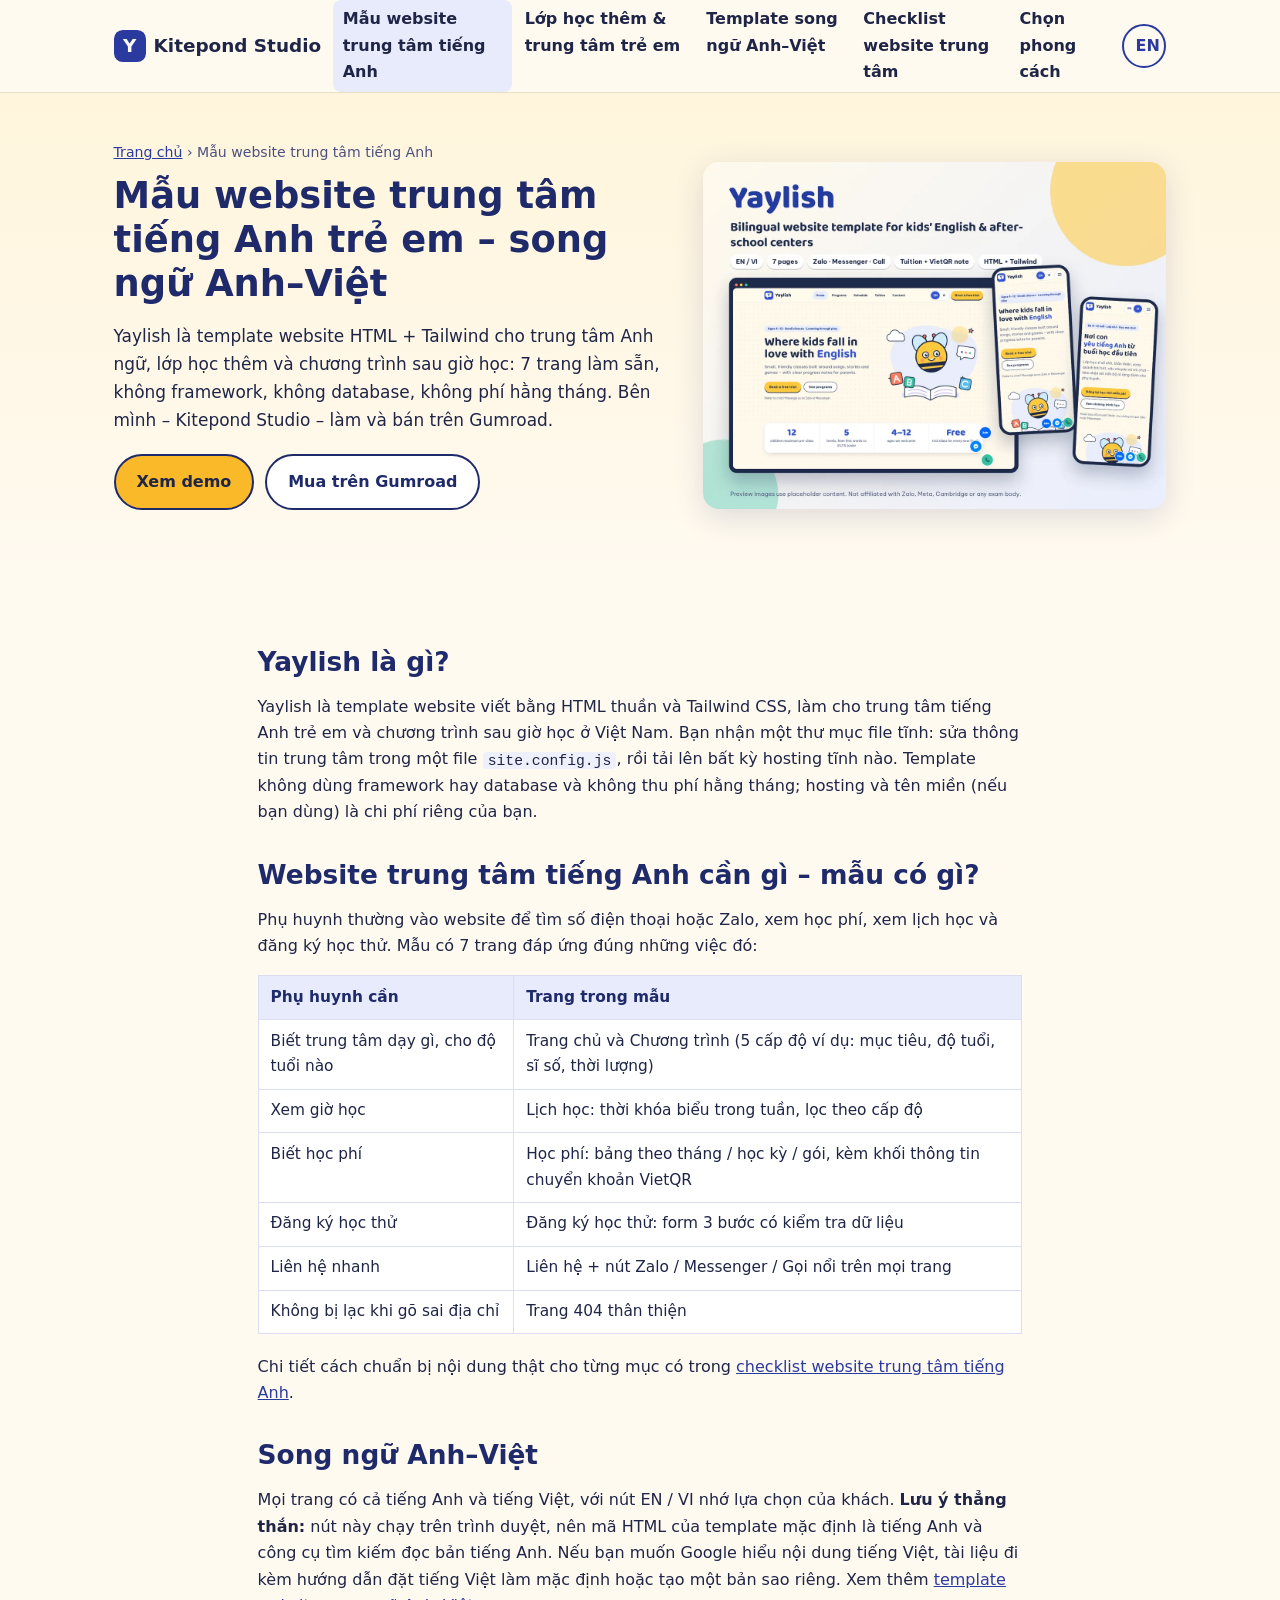
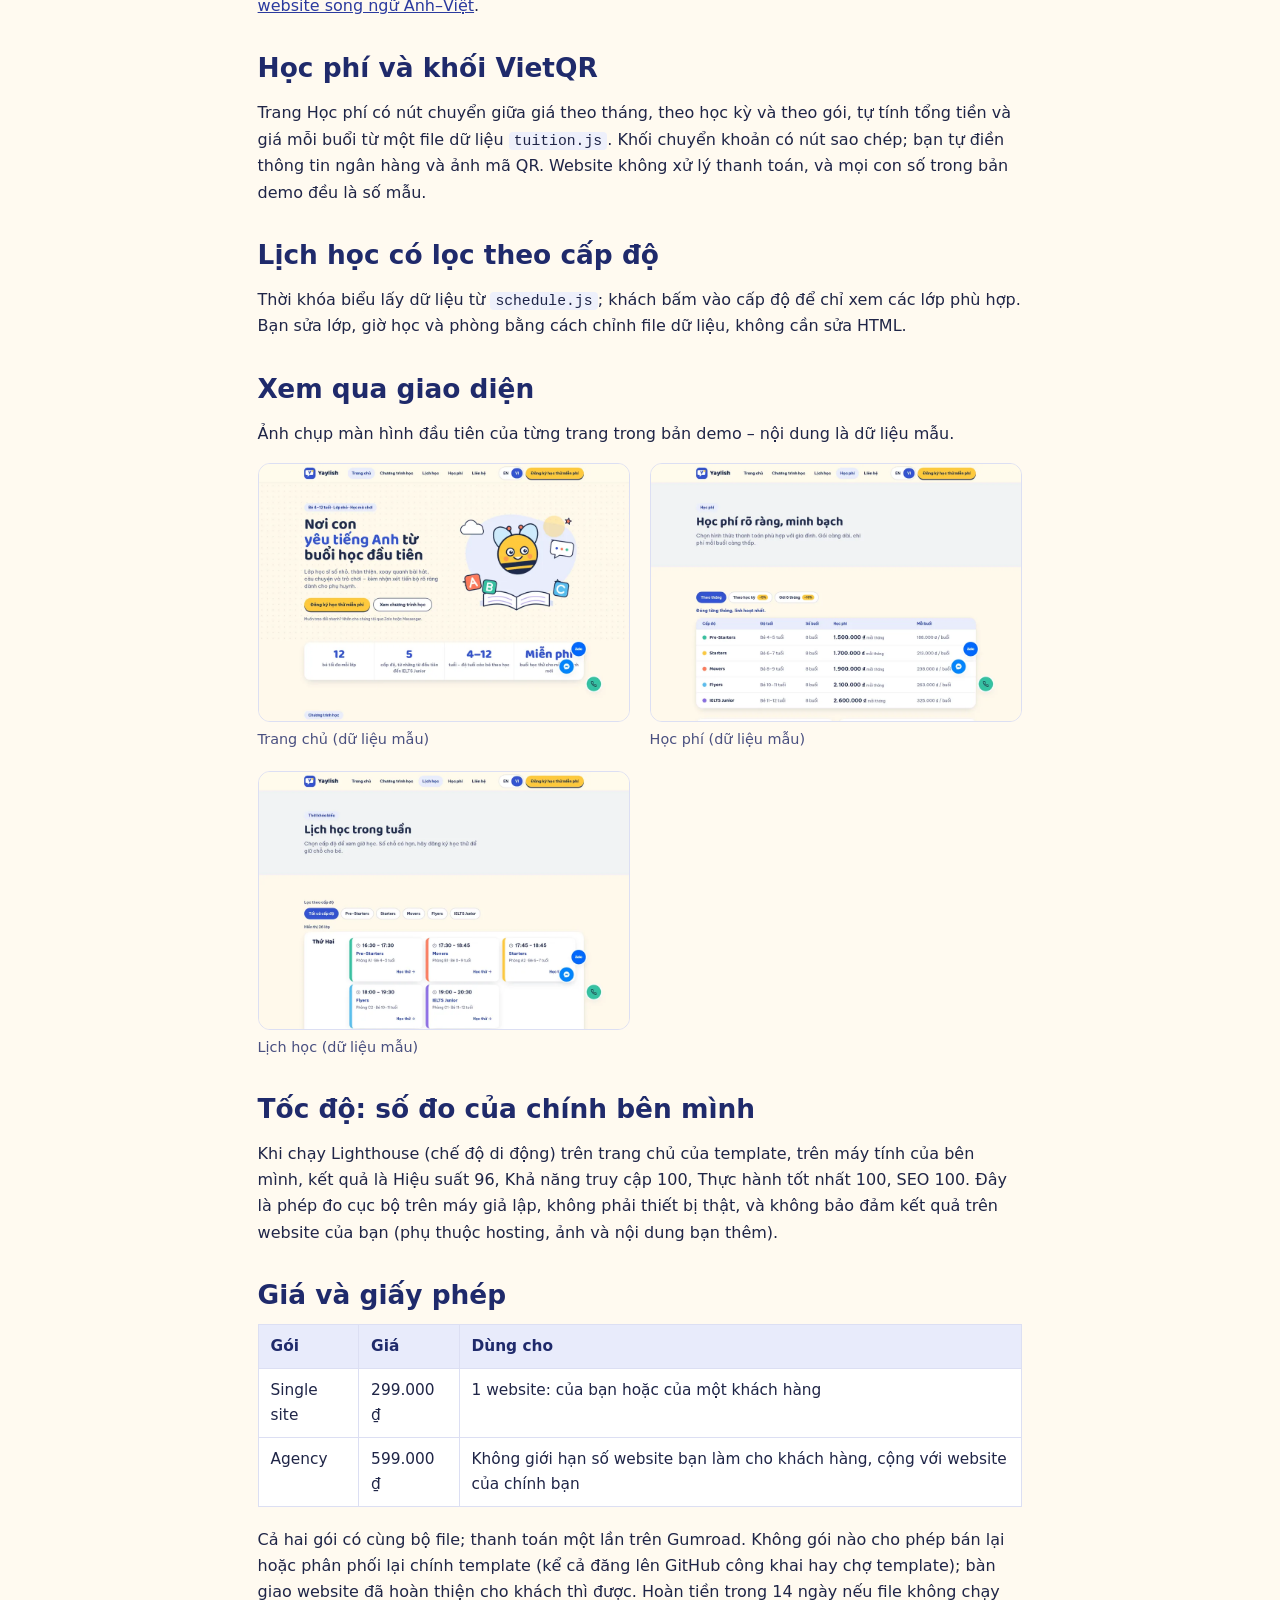
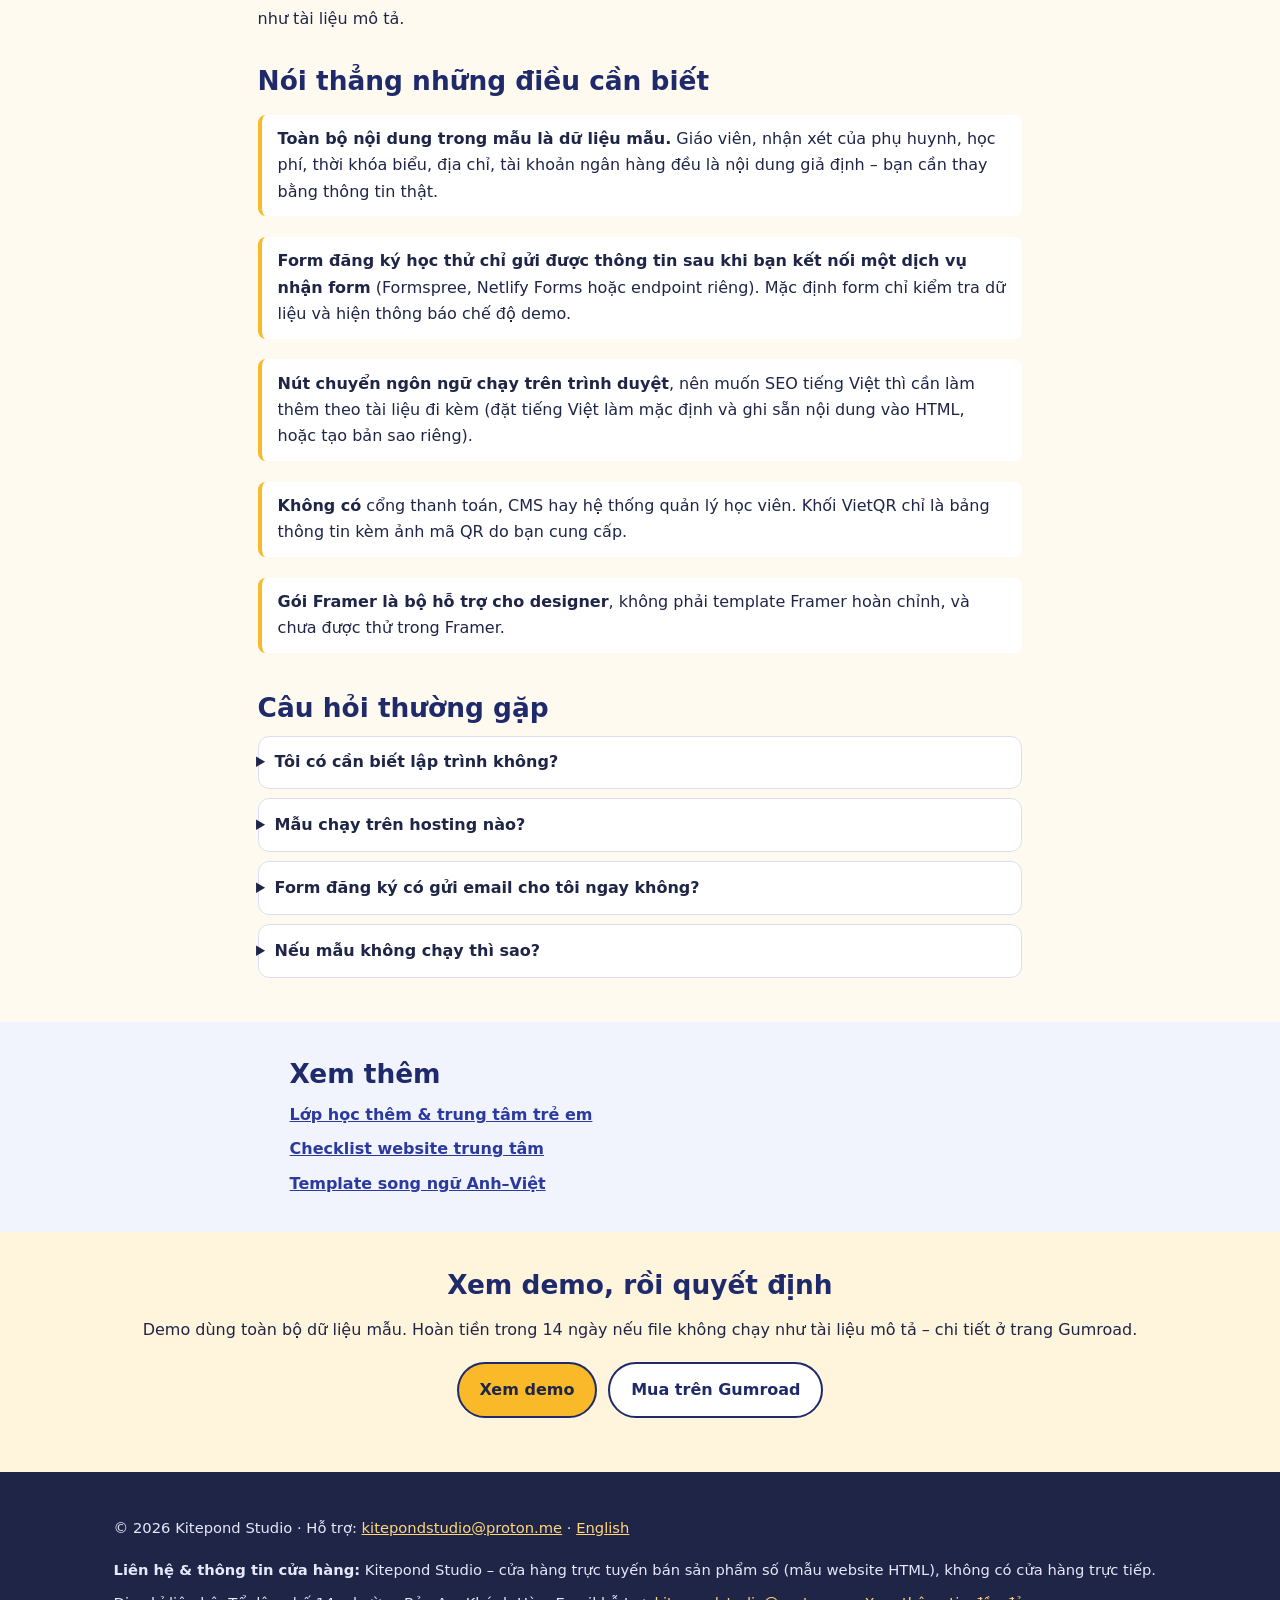
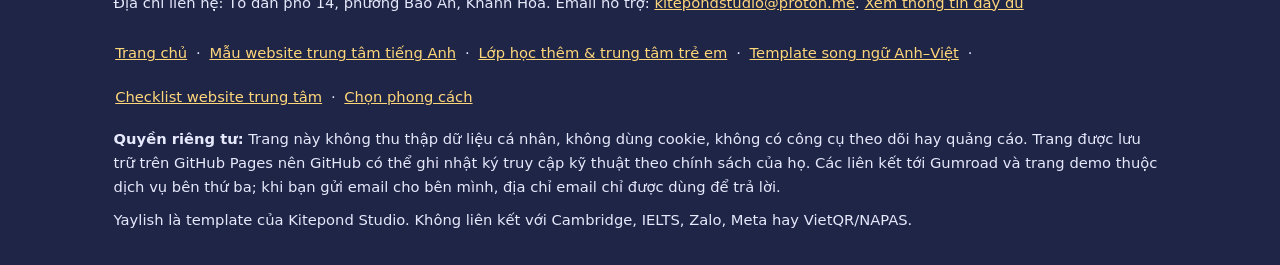
<file: mau-website-trung-tam-tieng-anh/index.html>
<!DOCTYPE html>
<html lang="vi">
<head>
<meta charset="utf-8">
<meta name="viewport" content="width=device-width, initial-scale=1">
<title>Mẫu website trung tâm tiếng Anh song ngữ Anh–Việt</title>
<meta name="description" content="Template website HTML + Tailwind cho trung tâm Anh ngữ: 7 trang, nút Zalo/Messenger/Gọi, bảng học phí, lịch học, form học thử. Xem demo, giá bằng VND.">
<meta name="robots" content="index,follow">
<link rel="canonical" href="https://kitepond.github.io/mau-website-trung-tam-tieng-anh/">
<link rel="alternate" hreflang="vi" href="https://kitepond.github.io/mau-website-trung-tam-tieng-anh/">
<link rel="alternate" hreflang="en" href="https://kitepond.github.io/en/kids-english-center-website-template/">
<link rel="alternate" hreflang="x-default" href="https://kitepond.github.io/mau-website-trung-tam-tieng-anh/">
<link rel="icon" href="/favicon.svg" type="image/svg+xml">
<meta name="theme-color" content="#2b3a9e">
<meta property="og:type" content="website">
<meta property="og:site_name" content="Kitepond Studio">
<meta property="og:title" content="Mẫu website trung tâm tiếng Anh song ngữ Anh–Việt">
<meta property="og:description" content="Template website HTML + Tailwind cho trung tâm Anh ngữ: 7 trang, nút Zalo/Messenger/Gọi, bảng học phí, lịch học, form học thử. Xem demo, giá bằng VND.">
<meta property="og:url" content="https://kitepond.github.io/mau-website-trung-tam-tieng-anh/">
<meta property="og:locale" content="vi_VN">
<meta property="og:image" content="https://kitepond.github.io/img/og-image.jpg">
<meta property="og:image:width" content="1200">
<meta property="og:image:height" content="675">
<meta property="og:image:alt" content="Giao diện template Yaylish trên máy tính và điện thoại: trang chủ song ngữ Anh–Việt của một trung tâm tiếng Anh trẻ em">
<meta name="twitter:card" content="summary_large_image">
<meta name="twitter:title" content="Mẫu website trung tâm tiếng Anh song ngữ Anh–Việt">
<meta name="twitter:description" content="Template website HTML + Tailwind cho trung tâm Anh ngữ: 7 trang, nút Zalo/Messenger/Gọi, bảng học phí, lịch học, form học thử. Xem demo, giá bằng VND.">
<meta name="twitter:image" content="https://kitepond.github.io/img/og-image.jpg">
<meta name="twitter:image:alt" content="Giao diện template Yaylish trên máy tính và điện thoại: trang chủ song ngữ Anh–Việt của một trung tâm tiếng Anh trẻ em">
<link rel="stylesheet" href="/style.css">
<script type="application/ld+json">
{
  "@context": "https://schema.org",
  "@type": "Product",
  "name": "Yaylish – Mẫu website trung tâm tiếng Anh trẻ em (EN/VI)",
  "description": "Template website HTML + Tailwind song ngữ Anh–Việt cho trung tâm tiếng Anh trẻ em và chương trình sau giờ học: 7 trang, nút Zalo/Messenger, bảng học phí kèm VietQR, form đăng ký học thử.",
  "image": "https://kitepond.github.io/img/og-image.jpg",
  "brand": {
    "@type": "Brand",
    "name": "Kitepond Studio"
  },
  "sku": "yaylish-1.0.2",
  "url": "https://kitepond.github.io/mau-website-trung-tam-tieng-anh/",
  "offers": [
    {
      "@type": "Offer",
      "name": "Giấy phép Single site (1 website)",
      "price": "299000",
      "priceCurrency": "VND",
      "availability": "https://schema.org/InStock",
      "url": "https://kitepond.gumroad.com/l/yaylish"
    },
    {
      "@type": "Offer",
      "name": "Giấy phép Agency",
      "price": "599000",
      "priceCurrency": "VND",
      "availability": "https://schema.org/InStock",
      "url": "https://kitepond.gumroad.com/l/yaylish"
    }
  ]
}
</script>
<script type="application/ld+json">
{
  "@context": "https://schema.org",
  "@type": "BreadcrumbList",
  "itemListElement": [
    {
      "@type": "ListItem",
      "position": 1,
      "name": "Kitepond Studio",
      "item": "https://kitepond.github.io/"
    },
    {
      "@type": "ListItem",
      "position": 2,
      "name": "Mẫu website trung tâm tiếng Anh",
      "item": "https://kitepond.github.io/mau-website-trung-tam-tieng-anh/"
    }
  ]
}
</script>
</head>
<body>
<a class="skip" href="#main">Chuyển đến nội dung</a>
<header class="top">
<div class="wrap bar">
<a class="brand" href="/"><span class="logo" aria-hidden="true">Y</span> <span class="brand-name">Kitepond Studio</span></a>
<nav aria-label="Điều hướng chính"><a href="/mau-website-trung-tam-tieng-anh/" aria-current="page">Mẫu website trung tâm tiếng Anh</a><a href="/website-lop-hoc-them-trung-tam-tre-em/">Lớp học thêm &amp; trung tâm trẻ em</a><a href="/template-website-song-ngu-anh-viet/">Template song ngữ Anh–Việt</a><a href="/blog/website-trung-tam-tieng-anh-can-co-gi/">Checklist website trung tâm</a><a href="/mau-website-trung-tam-tieng-anh-tre-em/">Chọn phong cách</a></nav>
<a class="lang" href="/en/kids-english-center-website-template/" hreflang="en" lang="en" aria-label="Read this page in English">EN</a>
</div>
</header>
<main id="main">
<section class="hero">
<div class="wrap hero-grid">
<div>
<nav class="crumbs" aria-label="Breadcrumb"><a href="/">Trang chủ</a> › <span>Mẫu website trung tâm tiếng Anh</span></nav>
<h1>Mẫu website trung tâm tiếng Anh trẻ em – song ngữ Anh–Việt</h1>
<p class="lead">Yaylish là template website HTML + Tailwind cho trung tâm Anh ngữ, lớp học thêm và chương trình sau giờ học: 7 trang làm sẵn, không framework, không database, không phí hằng tháng. Bên mình – Kitepond Studio – làm và bán trên Gumroad.</p>
<p class="cta">
<a class="btn primary" href="https://kitepond.github.io/yaylish-demo/">Xem demo</a>
<a class="btn" href="https://kitepond.gumroad.com/l/yaylish?utm_source=kitepond-site&utm_medium=landing&utm_campaign=launch-2026&utm_content=mau-website-trung-tam-tieng-anh" rel="noopener">Mua trên Gumroad</a>
</p>

</div>
<img class="hero-img" src="/img/hero.webp" width="1200" height="900" fetchpriority="high" decoding="async" alt="Giao diện template Yaylish trên máy tính và điện thoại: trang chủ song ngữ Anh–Việt của một trung tâm tiếng Anh trẻ em">
</div>
</section>
<section class="sec">
<div class="wrap prose">
<h2>Yaylish là gì?</h2><p>Yaylish là template website viết bằng HTML thuần và Tailwind CSS, làm cho trung tâm tiếng Anh trẻ em và chương trình sau giờ học ở Việt Nam. Bạn nhận một thư mục file tĩnh: sửa thông tin trung tâm trong một file <code>site.config.js</code>, rồi tải lên bất kỳ hosting tĩnh nào. Template không dùng framework hay database và không thu phí hằng tháng; hosting và tên miền (nếu bạn dùng) là chi phí riêng của bạn.</p><h2>Website trung tâm tiếng Anh cần gì – mẫu có gì?</h2><p>Phụ huynh thường vào website để tìm số điện thoại hoặc Zalo, xem học phí, xem lịch học và đăng ký học thử. Mẫu có 7 trang đáp ứng đúng những việc đó:</p><div class="tblwrap"><table class="tbl"><thead><tr><th scope="col">Phụ huynh cần</th><th scope="col">Trang trong mẫu</th></tr></thead><tbody><tr><td>Biết trung tâm dạy gì, cho độ tuổi nào</td><td>Trang chủ và Chương trình (5 cấp độ ví dụ: mục tiêu, độ tuổi, sĩ số, thời lượng)</td></tr><tr><td>Xem giờ học</td><td>Lịch học: thời khóa biểu trong tuần, lọc theo cấp độ</td></tr><tr><td>Biết học phí</td><td>Học phí: bảng theo tháng / học kỳ / gói, kèm khối thông tin chuyển khoản VietQR</td></tr><tr><td>Đăng ký học thử</td><td>Đăng ký học thử: form 3 bước có kiểm tra dữ liệu</td></tr><tr><td>Liên hệ nhanh</td><td>Liên hệ + nút Zalo / Messenger / Gọi nổi trên mọi trang</td></tr><tr><td>Không bị lạc khi gõ sai địa chỉ</td><td>Trang 404 thân thiện</td></tr></tbody></table></div><p>Chi tiết cách chuẩn bị nội dung thật cho từng mục có trong <a href="/blog/website-trung-tam-tieng-anh-can-co-gi/">checklist website trung tâm tiếng Anh</a>.</p><h2>Song ngữ Anh–Việt</h2><p>Mọi trang có cả tiếng Anh và tiếng Việt, với nút EN / VI nhớ lựa chọn của khách. <strong>Lưu ý thẳng thắn:</strong> nút này chạy trên trình duyệt, nên mã HTML của template mặc định là tiếng Anh và công cụ tìm kiếm đọc bản tiếng Anh. Nếu bạn muốn Google hiểu nội dung tiếng Việt, tài liệu đi kèm hướng dẫn đặt tiếng Việt làm mặc định hoặc tạo một bản sao riêng. Xem thêm <a href="/template-website-song-ngu-anh-viet/">template website song ngữ Anh–Việt</a>.</p><h2>Học phí và khối VietQR</h2><p>Trang Học phí có nút chuyển giữa giá theo tháng, theo học kỳ và theo gói, tự tính tổng tiền và giá mỗi buổi từ một file dữ liệu <code>tuition.js</code>. Khối chuyển khoản có nút sao chép; bạn tự điền thông tin ngân hàng và ảnh mã QR. Website không xử lý thanh toán, và mọi con số trong bản demo đều là số mẫu.</p><h2>Lịch học có lọc theo cấp độ</h2><p>Thời khóa biểu lấy dữ liệu từ <code>schedule.js</code>; khách bấm vào cấp độ để chỉ xem các lớp phù hợp. Bạn sửa lớp, giờ học và phòng bằng cách chỉnh file dữ liệu, không cần sửa HTML.</p><h2>Xem qua giao diện</h2><p>Ảnh chụp màn hình đầu tiên của từng trang trong bản demo – nội dung là dữ liệu mẫu.</p><div class="gallery"><figure><img src="/img/index-vi.webp" width="1000" height="694" loading="lazy" decoding="async" alt="Trang chủ của template Yaylish bản tiếng Việt: tiêu đề lớn, nút đăng ký học thử và các con số nổi bật"><figcaption>Trang chủ (dữ liệu mẫu)</figcaption></figure><figure><img src="/img/tuition-vi.webp" width="1000" height="694" loading="lazy" decoding="async" alt="Trang Học phí của template Yaylish: bảng học phí theo tháng cho năm cấp độ, có nút chọn theo tháng, theo học kỳ hoặc gói 6 tháng"><figcaption>Học phí (dữ liệu mẫu)</figcaption></figure><figure><img src="/img/schedule-vi.webp" width="1000" height="694" loading="lazy" decoding="async" alt="Trang Lịch học của template Yaylish: thời khóa biểu trong tuần với các nút lọc theo cấp độ"><figcaption>Lịch học (dữ liệu mẫu)</figcaption></figure></div><h2>Tốc độ: số đo của chính bên mình</h2><p>Khi chạy Lighthouse (chế độ di động) trên trang chủ của template, trên máy tính của bên mình, kết quả là Hiệu suất 96, Khả năng truy cập 100, Thực hành tốt nhất 100, SEO 100. Đây là phép đo cục bộ trên máy giả lập, không phải thiết bị thật, và không bảo đảm kết quả trên website của bạn (phụ thuộc hosting, ảnh và nội dung bạn thêm).</p><h2>Giá và giấy phép</h2><div class="tblwrap"><table class="tbl"><thead><tr><th scope="col">Gói</th><th scope="col">Giá</th><th scope="col">Dùng cho</th></tr></thead><tbody><tr><td>Single site</td><td>299.000 ₫</td><td>1 website: của bạn hoặc của một khách hàng</td></tr><tr><td>Agency</td><td>599.000 ₫</td><td>Không giới hạn số website bạn làm cho khách hàng, cộng với website của chính bạn</td></tr></tbody></table></div><p>Cả hai gói có cùng bộ file; thanh toán một lần trên Gumroad. Không gói nào cho phép bán lại hoặc phân phối lại chính template (kể cả đăng lên GitHub công khai hay chợ template); bàn giao website đã hoàn thiện cho khách thì được. Hoàn tiền trong 14 ngày nếu file không chạy như tài liệu mô tả.</p><h2>Nói thẳng những điều cần biết</h2><ul class="notes"><li><strong>Toàn bộ nội dung trong mẫu là dữ liệu mẫu.</strong> Giáo viên, nhận xét của phụ huynh, học phí, thời khóa biểu, địa chỉ, tài khoản ngân hàng đều là nội dung giả định – bạn cần thay bằng thông tin thật.</li><li><strong>Form đăng ký học thử chỉ gửi được thông tin sau khi bạn kết nối một dịch vụ nhận form</strong> (Formspree, Netlify Forms hoặc endpoint riêng). Mặc định form chỉ kiểm tra dữ liệu và hiện thông báo chế độ demo.</li><li><strong>Nút chuyển ngôn ngữ chạy trên trình duyệt</strong>, nên muốn SEO tiếng Việt thì cần làm thêm theo tài liệu đi kèm (đặt tiếng Việt làm mặc định và ghi sẵn nội dung vào HTML, hoặc tạo bản sao riêng).</li><li><strong>Không có</strong> cổng thanh toán, CMS hay hệ thống quản lý học viên. Khối VietQR chỉ là bảng thông tin kèm ảnh mã QR do bạn cung cấp.</li><li><strong>Gói Framer là bộ hỗ trợ cho designer</strong>, không phải template Framer hoàn chỉnh, và chưa được thử trong Framer.</li></ul><h2>Câu hỏi thường gặp</h2><details><summary>Tôi có cần biết lập trình không?</summary><p>Không. Bạn mở <code>site.config.js</code> bằng trình soạn thảo văn bản, đổi tên trung tâm, số điện thoại, Zalo, email, địa chỉ rồi tải thư mục lên hosting. Node.js chỉ cần khi bạn muốn build lại CSS.</p></details><details><summary>Mẫu chạy trên hosting nào?</summary><p>Mọi hosting tĩnh: shared hosting/cPanel, Netlify, Cloudflare Pages, Vercel, GitHub Pages… Có sẵn file <code>netlify.toml</code> tùy chọn.</p></details><details><summary>Form đăng ký có gửi email cho tôi ngay không?</summary><p>Chưa. Bạn cần nối Formspree, Netlify Forms hoặc endpoint riêng trong <code>site.config.js</code> và thử gửi một lần thật trước khi dùng.</p></details><details><summary>Nếu mẫu không chạy thì sao?</summary><p>Gửi email tới <a href="mailto:kitepondstudio@proton.me">kitepondstudio@proton.me</a> trong vòng 14 ngày. Nếu file không hoạt động như tài liệu mô tả, bên mình sẽ sửa hoặc hoàn tiền.</p></details>
</div>
</section>
<section class="sec alt"><div class="wrap narrow"><h2>Xem thêm</h2><ul class="related"><li><a href="/website-lop-hoc-them-trung-tam-tre-em/">Lớp học thêm &amp; trung tâm trẻ em</a></li><li><a href="/blog/website-trung-tam-tieng-anh-can-co-gi/">Checklist website trung tâm</a></li><li><a href="/template-website-song-ngu-anh-viet/">Template song ngữ Anh–Việt</a></li></ul></div></section>
<section class="sec final"><div class="wrap"><h2>Xem demo, rồi quyết định</h2><p>Demo dùng toàn bộ dữ liệu mẫu. Hoàn tiền trong 14 ngày nếu file không chạy như tài liệu mô tả – chi tiết ở trang Gumroad.</p><p class="cta"><a class="btn primary" href="https://kitepond.github.io/yaylish-demo/">Xem demo</a><a class="btn" href="https://kitepond.gumroad.com/l/yaylish?utm_source=kitepond-site&utm_medium=landing&utm_campaign=launch-2026&utm_content=mau-website-trung-tam-tieng-anh" rel="noopener">Mua trên Gumroad</a></p></div></section>
</main>
<footer class="foot">
<div class="wrap">
<p>© 2026 Kitepond Studio · Hỗ trợ: <a href="mailto:kitepondstudio@proton.me">kitepondstudio@proton.me</a> · <a href="/en/kids-english-center-website-template/" hreflang="en" lang="en">English</a></p>
<p class="foot-contact"><strong>Liên hệ &amp; thông tin cửa hàng:</strong> Kitepond Studio – cửa hàng trực tuyến bán sản phẩm số (mẫu website HTML), không có cửa hàng trực tiếp. Địa chỉ liên hệ: Tổ dân phố 14, phường Bảo An, Khánh Hòa. Email hỗ trợ: <a href="mailto:kitepondstudio@proton.me">kitepondstudio@proton.me</a>. <a href="/mau-website-trung-tam-tieng-anh-tre-em/#lien-he">Xem thông tin đầy đủ</a></p>
<p class="foot-links"><a href="/">Trang chủ</a> · <a href="/mau-website-trung-tam-tieng-anh/">Mẫu website trung tâm tiếng Anh</a> · <a href="/website-lop-hoc-them-trung-tam-tre-em/">Lớp học thêm &amp; trung tâm trẻ em</a> · <a href="/template-website-song-ngu-anh-viet/">Template song ngữ Anh–Việt</a> · <a href="/blog/website-trung-tam-tieng-anh-can-co-gi/">Checklist website trung tâm</a> · <a href="/mau-website-trung-tam-tieng-anh-tre-em/">Chọn phong cách</a></p>
<p><strong>Quyền riêng tư:</strong> Trang này không thu thập dữ liệu cá nhân, không dùng cookie, không có công cụ theo dõi hay quảng cáo. Trang được lưu trữ trên GitHub Pages nên GitHub có thể ghi nhật ký truy cập kỹ thuật theo chính sách của họ. Các liên kết tới Gumroad và trang demo thuộc dịch vụ bên thứ ba; khi bạn gửi email cho bên mình, địa chỉ email chỉ được dùng để trả lời.</p>
<p>Yaylish là template của Kitepond Studio. Không liên kết với Cambridge, IELTS, Zalo, Meta hay VietQR/NAPAS.</p>
</div>
</footer>
</body>
</html>
</file>
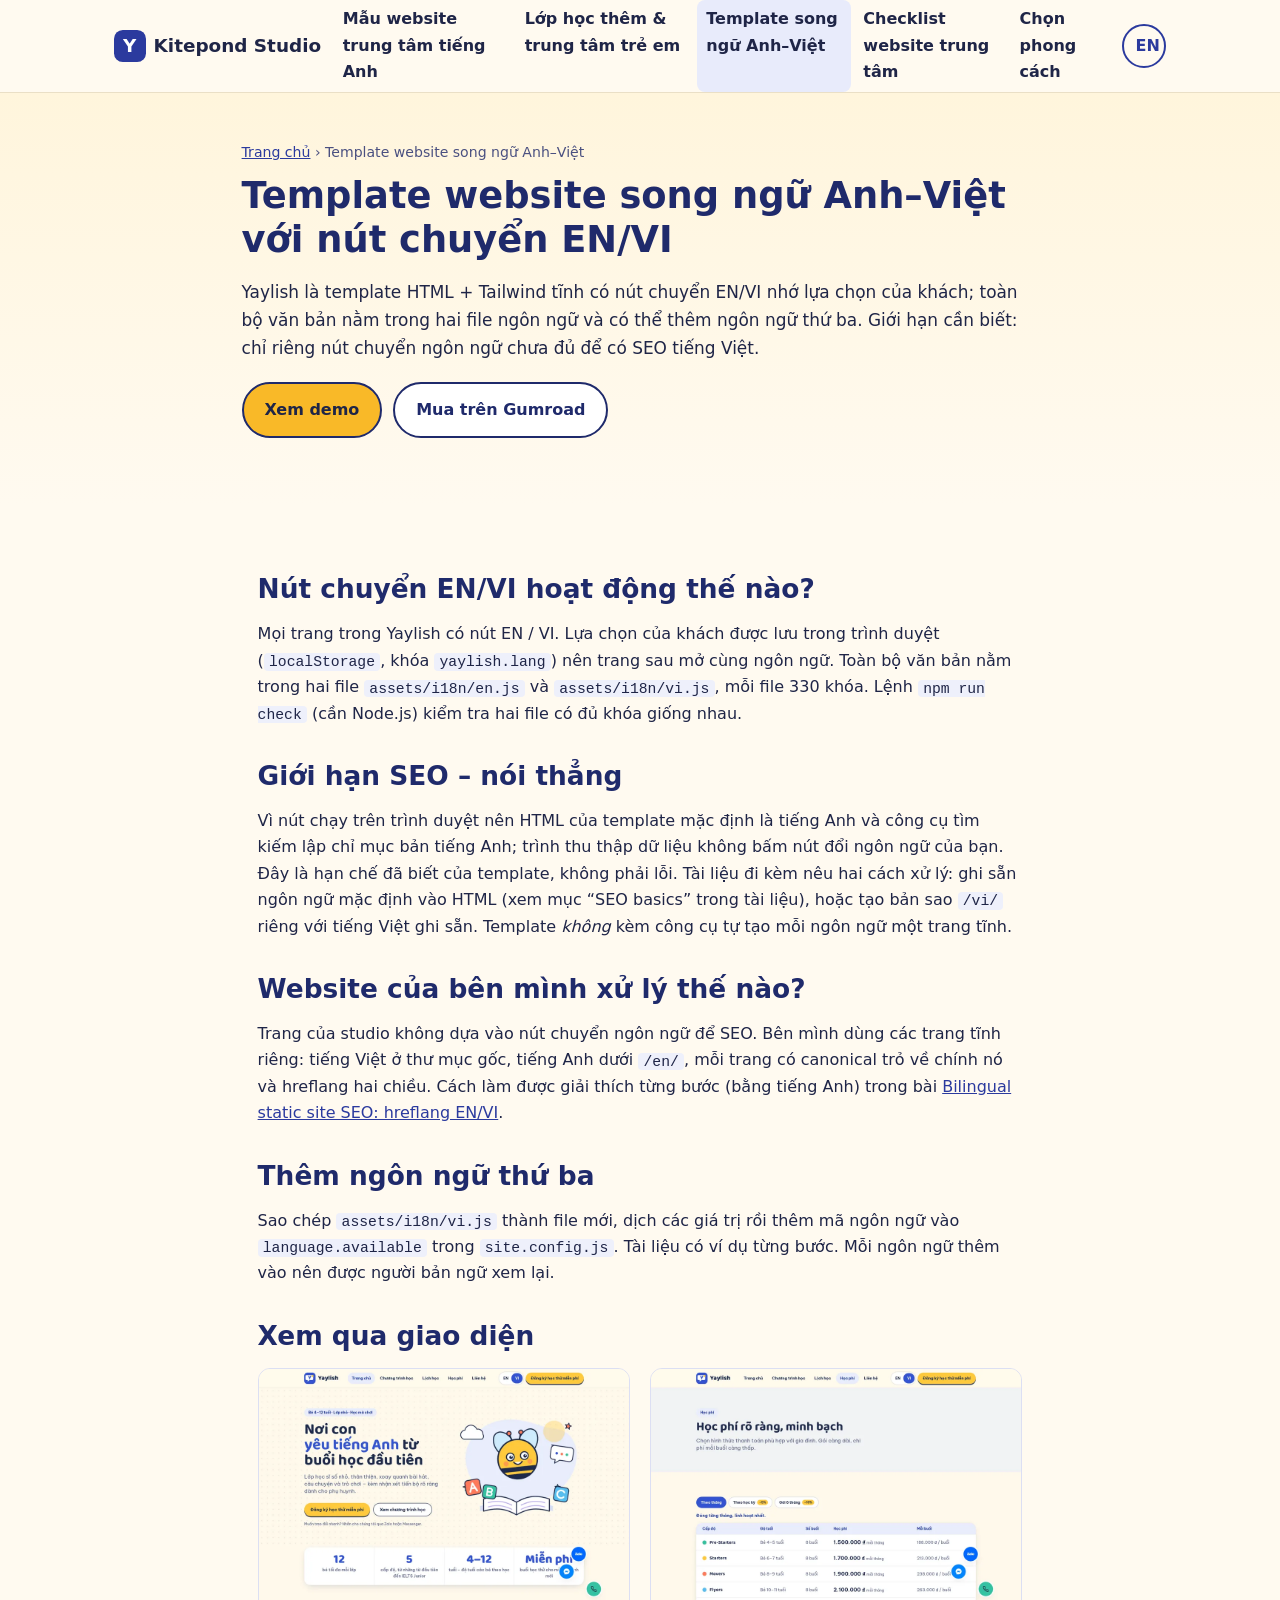
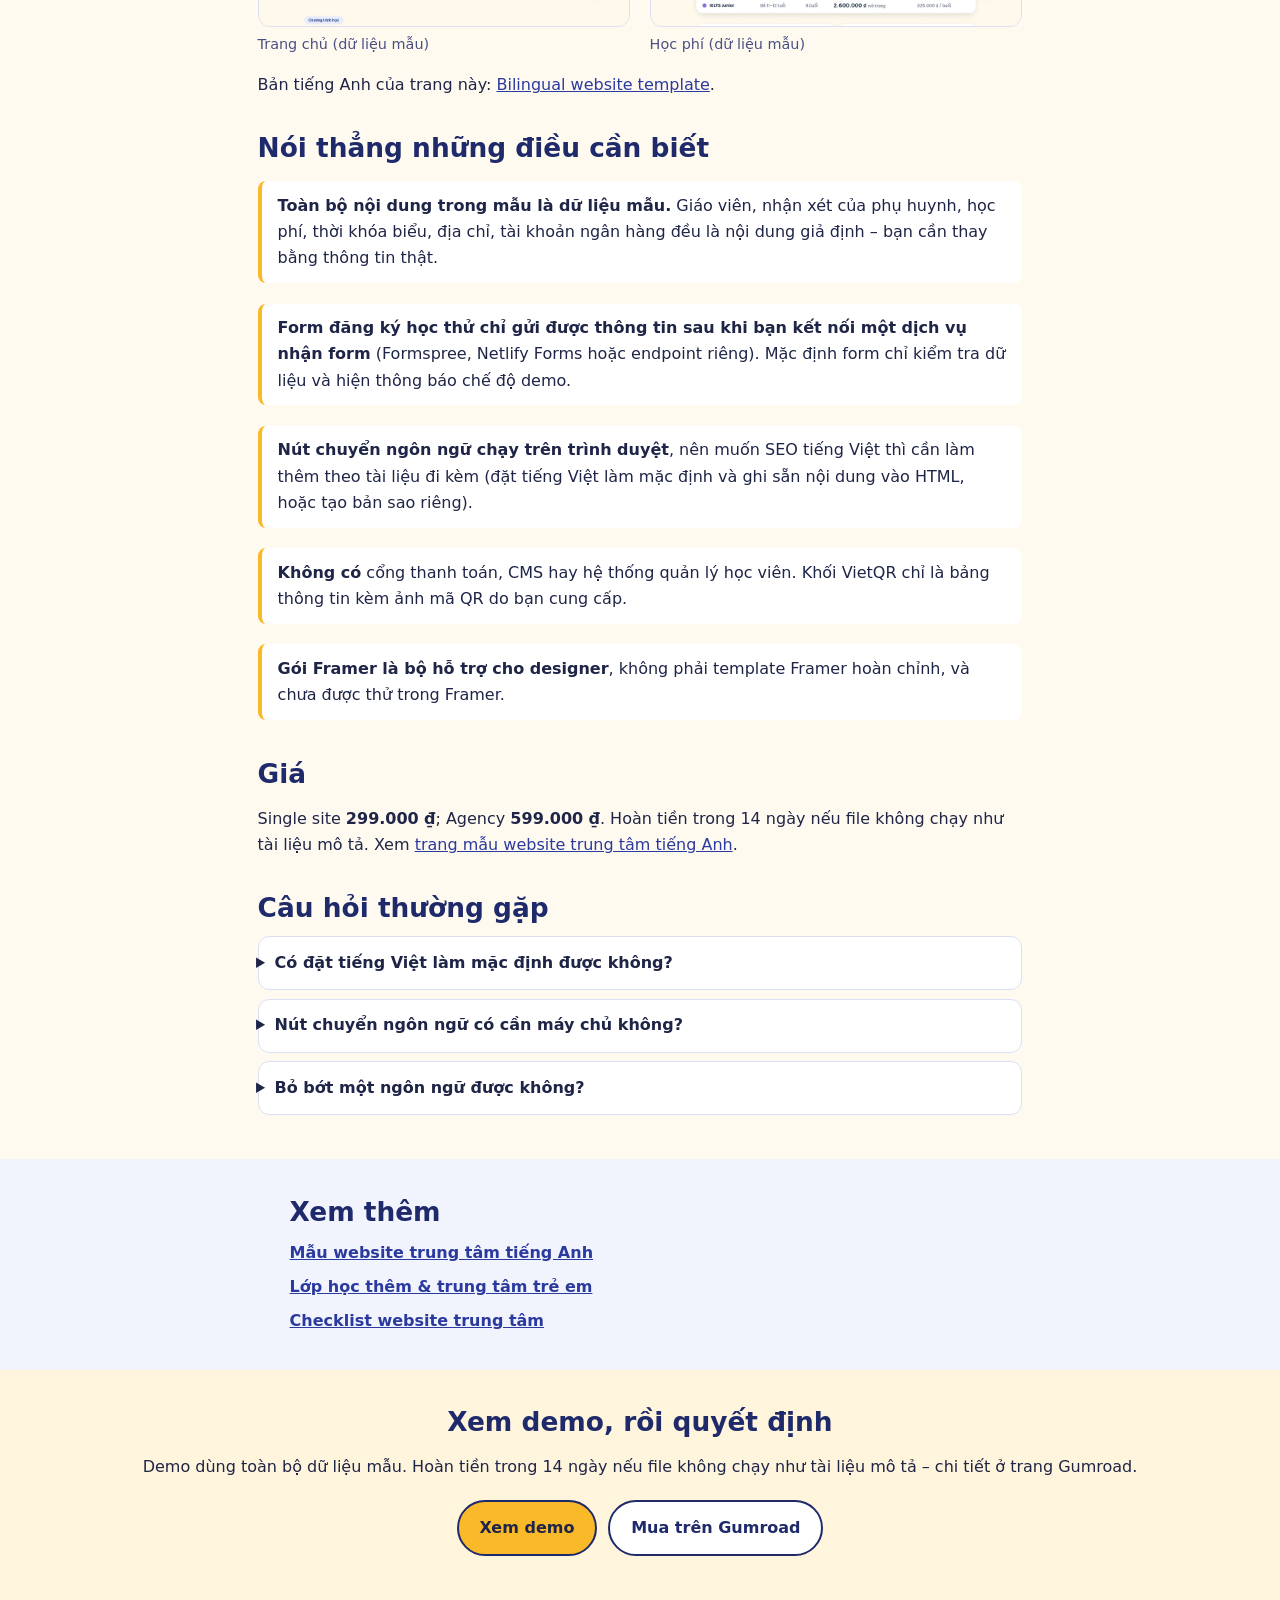
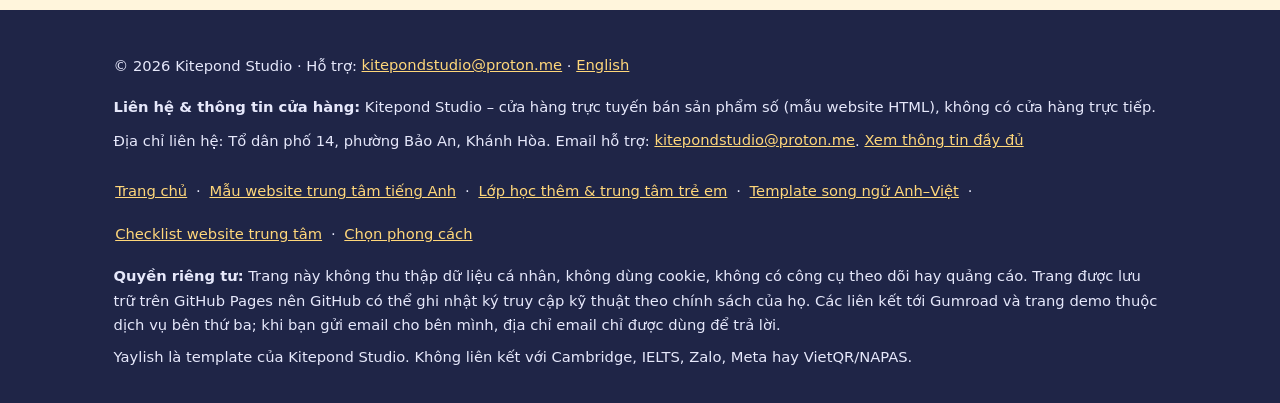
<file: template-website-song-ngu-anh-viet/index.html>
<!DOCTYPE html>
<html lang="vi">
<head>
<meta charset="utf-8">
<meta name="viewport" content="width=device-width, initial-scale=1">
<title>Template website song ngữ Anh–Việt, nút đổi EN/VI</title>
<meta name="description" content="Template HTML + Tailwind song ngữ Anh–Việt: nút EN/VI nhớ lựa chọn của khách, nội dung trong hai file ngôn ngữ, thêm được ngôn ngữ thứ ba. Nói rõ giới hạn SEO.">
<meta name="robots" content="index,follow">
<link rel="canonical" href="https://kitepond.github.io/template-website-song-ngu-anh-viet/">
<link rel="alternate" hreflang="vi" href="https://kitepond.github.io/template-website-song-ngu-anh-viet/">
<link rel="alternate" hreflang="en" href="https://kitepond.github.io/en/bilingual-website-template/">
<link rel="alternate" hreflang="x-default" href="https://kitepond.github.io/template-website-song-ngu-anh-viet/">
<link rel="icon" href="/favicon.svg" type="image/svg+xml">
<meta name="theme-color" content="#2b3a9e">
<meta property="og:type" content="website">
<meta property="og:site_name" content="Kitepond Studio">
<meta property="og:title" content="Template website song ngữ Anh–Việt, nút đổi EN/VI">
<meta property="og:description" content="Template HTML + Tailwind song ngữ Anh–Việt: nút EN/VI nhớ lựa chọn của khách, nội dung trong hai file ngôn ngữ, thêm được ngôn ngữ thứ ba. Nói rõ giới hạn SEO.">
<meta property="og:url" content="https://kitepond.github.io/template-website-song-ngu-anh-viet/">
<meta property="og:locale" content="vi_VN">
<meta property="og:image" content="https://kitepond.github.io/img/og-image.jpg">
<meta property="og:image:width" content="1200">
<meta property="og:image:height" content="675">
<meta property="og:image:alt" content="Giao diện template Yaylish trên máy tính và điện thoại: trang chủ song ngữ Anh–Việt của một trung tâm tiếng Anh trẻ em">
<meta name="twitter:card" content="summary_large_image">
<meta name="twitter:title" content="Template website song ngữ Anh–Việt, nút đổi EN/VI">
<meta name="twitter:description" content="Template HTML + Tailwind song ngữ Anh–Việt: nút EN/VI nhớ lựa chọn của khách, nội dung trong hai file ngôn ngữ, thêm được ngôn ngữ thứ ba. Nói rõ giới hạn SEO.">
<meta name="twitter:image" content="https://kitepond.github.io/img/og-image.jpg">
<meta name="twitter:image:alt" content="Giao diện template Yaylish trên máy tính và điện thoại: trang chủ song ngữ Anh–Việt của một trung tâm tiếng Anh trẻ em">
<link rel="stylesheet" href="/style.css">
<script type="application/ld+json">
{
  "@context": "https://schema.org",
  "@type": "Product",
  "name": "Yaylish – Mẫu website trung tâm tiếng Anh trẻ em (EN/VI)",
  "description": "Template website HTML + Tailwind song ngữ Anh–Việt cho trung tâm tiếng Anh trẻ em và chương trình sau giờ học: 7 trang, nút Zalo/Messenger, bảng học phí kèm VietQR, form đăng ký học thử.",
  "image": "https://kitepond.github.io/img/og-image.jpg",
  "brand": {
    "@type": "Brand",
    "name": "Kitepond Studio"
  },
  "sku": "yaylish-1.0.2",
  "url": "https://kitepond.github.io/template-website-song-ngu-anh-viet/",
  "offers": [
    {
      "@type": "Offer",
      "name": "Giấy phép Single site (1 website)",
      "price": "299000",
      "priceCurrency": "VND",
      "availability": "https://schema.org/InStock",
      "url": "https://kitepond.gumroad.com/l/yaylish"
    },
    {
      "@type": "Offer",
      "name": "Giấy phép Agency",
      "price": "599000",
      "priceCurrency": "VND",
      "availability": "https://schema.org/InStock",
      "url": "https://kitepond.gumroad.com/l/yaylish"
    }
  ]
}
</script>
<script type="application/ld+json">
{
  "@context": "https://schema.org",
  "@type": "BreadcrumbList",
  "itemListElement": [
    {
      "@type": "ListItem",
      "position": 1,
      "name": "Kitepond Studio",
      "item": "https://kitepond.github.io/"
    },
    {
      "@type": "ListItem",
      "position": 2,
      "name": "Template website song ngữ Anh–Việt",
      "item": "https://kitepond.github.io/template-website-song-ngu-anh-viet/"
    }
  ]
}
</script>
</head>
<body>
<a class="skip" href="#main">Chuyển đến nội dung</a>
<header class="top">
<div class="wrap bar">
<a class="brand" href="/"><span class="logo" aria-hidden="true">Y</span> <span class="brand-name">Kitepond Studio</span></a>
<nav aria-label="Điều hướng chính"><a href="/mau-website-trung-tam-tieng-anh/">Mẫu website trung tâm tiếng Anh</a><a href="/website-lop-hoc-them-trung-tam-tre-em/">Lớp học thêm &amp; trung tâm trẻ em</a><a href="/template-website-song-ngu-anh-viet/" aria-current="page">Template song ngữ Anh–Việt</a><a href="/blog/website-trung-tam-tieng-anh-can-co-gi/">Checklist website trung tâm</a><a href="/mau-website-trung-tam-tieng-anh-tre-em/">Chọn phong cách</a></nav>
<a class="lang" href="/en/bilingual-website-template/" hreflang="en" lang="en" aria-label="Read this page in English">EN</a>
</div>
</header>
<main id="main">
<section class="hero">
<div class="wrap narrow-hero">
<div>
<nav class="crumbs" aria-label="Breadcrumb"><a href="/">Trang chủ</a> › <span>Template website song ngữ Anh–Việt</span></nav>
<h1>Template website song ngữ Anh–Việt với nút chuyển EN/VI</h1>
<p class="lead">Yaylish là template HTML + Tailwind tĩnh có nút chuyển EN/VI nhớ lựa chọn của khách; toàn bộ văn bản nằm trong hai file ngôn ngữ và có thể thêm ngôn ngữ thứ ba. Giới hạn cần biết: chỉ riêng nút chuyển ngôn ngữ chưa đủ để có SEO tiếng Việt.</p>
<p class="cta">
<a class="btn primary" href="https://kitepond.github.io/yaylish-demo/">Xem demo</a>
<a class="btn" href="https://kitepond.gumroad.com/l/yaylish?utm_source=kitepond-site&utm_medium=landing&utm_campaign=launch-2026&utm_content=template-website-song-ngu-anh-viet" rel="noopener">Mua trên Gumroad</a>
</p>

</div>

</div>
</section>
<section class="sec">
<div class="wrap prose">
<h2>Nút chuyển EN/VI hoạt động thế nào?</h2><p>Mọi trang trong Yaylish có nút EN / VI. Lựa chọn của khách được lưu trong trình duyệt (<code>localStorage</code>, khóa <code>yaylish.lang</code>) nên trang sau mở cùng ngôn ngữ. Toàn bộ văn bản nằm trong hai file <code>assets/i18n/en.js</code> và <code>assets/i18n/vi.js</code>, mỗi file 330 khóa. Lệnh <code>npm run check</code> (cần Node.js) kiểm tra hai file có đủ khóa giống nhau.</p><h2>Giới hạn SEO – nói thẳng</h2><p>Vì nút chạy trên trình duyệt nên HTML của template mặc định là tiếng Anh và công cụ tìm kiếm lập chỉ mục bản tiếng Anh; trình thu thập dữ liệu không bấm nút đổi ngôn ngữ của bạn. Đây là hạn chế đã biết của template, không phải lỗi. Tài liệu đi kèm nêu hai cách xử lý: ghi sẵn ngôn ngữ mặc định vào HTML (xem mục “SEO basics” trong tài liệu), hoặc tạo bản sao <code>/vi/</code> riêng với tiếng Việt ghi sẵn. Template <em>không</em> kèm công cụ tự tạo mỗi ngôn ngữ một trang tĩnh.</p><h2>Website của bên mình xử lý thế nào?</h2><p>Trang của studio không dựa vào nút chuyển ngôn ngữ để SEO. Bên mình dùng các trang tĩnh riêng: tiếng Việt ở thư mục gốc, tiếng Anh dưới <code>/en/</code>, mỗi trang có canonical trỏ về chính nó và hreflang hai chiều. Cách làm được giải thích từng bước (bằng tiếng Anh) trong bài <a href="/en/blog/bilingual-static-site-seo-hreflang/">Bilingual static site SEO: hreflang EN/VI</a>.</p><h2>Thêm ngôn ngữ thứ ba</h2><p>Sao chép <code>assets/i18n/vi.js</code> thành file mới, dịch các giá trị rồi thêm mã ngôn ngữ vào <code>language.available</code> trong <code>site.config.js</code>. Tài liệu có ví dụ từng bước. Mỗi ngôn ngữ thêm vào nên được người bản ngữ xem lại.</p><h2>Xem qua giao diện</h2><div class="gallery"><figure><img src="/img/index-vi.webp" width="1000" height="694" loading="lazy" decoding="async" alt="Trang chủ của template Yaylish bản tiếng Việt: tiêu đề lớn, nút đăng ký học thử và các con số nổi bật"><figcaption>Trang chủ (dữ liệu mẫu)</figcaption></figure><figure><img src="/img/tuition-vi.webp" width="1000" height="694" loading="lazy" decoding="async" alt="Trang Học phí của template Yaylish: bảng học phí theo tháng cho năm cấp độ, có nút chọn theo tháng, theo học kỳ hoặc gói 6 tháng"><figcaption>Học phí (dữ liệu mẫu)</figcaption></figure></div><p>Bản tiếng Anh của trang này: <a href="/en/bilingual-website-template/">Bilingual website template</a>.</p><h2>Nói thẳng những điều cần biết</h2><ul class="notes"><li><strong>Toàn bộ nội dung trong mẫu là dữ liệu mẫu.</strong> Giáo viên, nhận xét của phụ huynh, học phí, thời khóa biểu, địa chỉ, tài khoản ngân hàng đều là nội dung giả định – bạn cần thay bằng thông tin thật.</li><li><strong>Form đăng ký học thử chỉ gửi được thông tin sau khi bạn kết nối một dịch vụ nhận form</strong> (Formspree, Netlify Forms hoặc endpoint riêng). Mặc định form chỉ kiểm tra dữ liệu và hiện thông báo chế độ demo.</li><li><strong>Nút chuyển ngôn ngữ chạy trên trình duyệt</strong>, nên muốn SEO tiếng Việt thì cần làm thêm theo tài liệu đi kèm (đặt tiếng Việt làm mặc định và ghi sẵn nội dung vào HTML, hoặc tạo bản sao riêng).</li><li><strong>Không có</strong> cổng thanh toán, CMS hay hệ thống quản lý học viên. Khối VietQR chỉ là bảng thông tin kèm ảnh mã QR do bạn cung cấp.</li><li><strong>Gói Framer là bộ hỗ trợ cho designer</strong>, không phải template Framer hoàn chỉnh, và chưa được thử trong Framer.</li></ul><h2>Giá</h2><p>Single site <strong>299.000 ₫</strong>; Agency <strong>599.000 ₫</strong>. Hoàn tiền trong 14 ngày nếu file không chạy như tài liệu mô tả. Xem <a href="/mau-website-trung-tam-tieng-anh/">trang mẫu website trung tâm tiếng Anh</a>.</p><h2>Câu hỏi thường gặp</h2><details><summary>Có đặt tiếng Việt làm mặc định được không?</summary><p>Được: đặt <code>language.default</code> là <code>vi</code> và ghi sẵn nội dung tiếng Việt vào HTML theo hướng dẫn trong tài liệu, hoặc tạo bản sao riêng.</p></details><details><summary>Nút chuyển ngôn ngữ có cần máy chủ không?</summary><p>Không. Nút chạy hoàn toàn trên trình duyệt, không có phần xử lý ở máy chủ.</p></details><details><summary>Bỏ bớt một ngôn ngữ được không?</summary><p>Được. Xóa nó khỏi <code>language.available</code> và giữ lại một file ngôn ngữ.</p></details>
</div>
</section>
<section class="sec alt"><div class="wrap narrow"><h2>Xem thêm</h2><ul class="related"><li><a href="/mau-website-trung-tam-tieng-anh/">Mẫu website trung tâm tiếng Anh</a></li><li><a href="/website-lop-hoc-them-trung-tam-tre-em/">Lớp học thêm &amp; trung tâm trẻ em</a></li><li><a href="/blog/website-trung-tam-tieng-anh-can-co-gi/">Checklist website trung tâm</a></li></ul></div></section>
<section class="sec final"><div class="wrap"><h2>Xem demo, rồi quyết định</h2><p>Demo dùng toàn bộ dữ liệu mẫu. Hoàn tiền trong 14 ngày nếu file không chạy như tài liệu mô tả – chi tiết ở trang Gumroad.</p><p class="cta"><a class="btn primary" href="https://kitepond.github.io/yaylish-demo/">Xem demo</a><a class="btn" href="https://kitepond.gumroad.com/l/yaylish?utm_source=kitepond-site&utm_medium=landing&utm_campaign=launch-2026&utm_content=template-website-song-ngu-anh-viet" rel="noopener">Mua trên Gumroad</a></p></div></section>
</main>
<footer class="foot">
<div class="wrap">
<p>© 2026 Kitepond Studio · Hỗ trợ: <a href="mailto:kitepondstudio@proton.me">kitepondstudio@proton.me</a> · <a href="/en/bilingual-website-template/" hreflang="en" lang="en">English</a></p>
<p class="foot-contact"><strong>Liên hệ &amp; thông tin cửa hàng:</strong> Kitepond Studio – cửa hàng trực tuyến bán sản phẩm số (mẫu website HTML), không có cửa hàng trực tiếp. Địa chỉ liên hệ: Tổ dân phố 14, phường Bảo An, Khánh Hòa. Email hỗ trợ: <a href="mailto:kitepondstudio@proton.me">kitepondstudio@proton.me</a>. <a href="/mau-website-trung-tam-tieng-anh-tre-em/#lien-he">Xem thông tin đầy đủ</a></p>
<p class="foot-links"><a href="/">Trang chủ</a> · <a href="/mau-website-trung-tam-tieng-anh/">Mẫu website trung tâm tiếng Anh</a> · <a href="/website-lop-hoc-them-trung-tam-tre-em/">Lớp học thêm &amp; trung tâm trẻ em</a> · <a href="/template-website-song-ngu-anh-viet/">Template song ngữ Anh–Việt</a> · <a href="/blog/website-trung-tam-tieng-anh-can-co-gi/">Checklist website trung tâm</a> · <a href="/mau-website-trung-tam-tieng-anh-tre-em/">Chọn phong cách</a></p>
<p><strong>Quyền riêng tư:</strong> Trang này không thu thập dữ liệu cá nhân, không dùng cookie, không có công cụ theo dõi hay quảng cáo. Trang được lưu trữ trên GitHub Pages nên GitHub có thể ghi nhật ký truy cập kỹ thuật theo chính sách của họ. Các liên kết tới Gumroad và trang demo thuộc dịch vụ bên thứ ba; khi bạn gửi email cho bên mình, địa chỉ email chỉ được dùng để trả lời.</p>
<p>Yaylish là template của Kitepond Studio. Không liên kết với Cambridge, IELTS, Zalo, Meta hay VietQR/NAPAS.</p>
</div>
</footer>
</body>
</html>
</file>
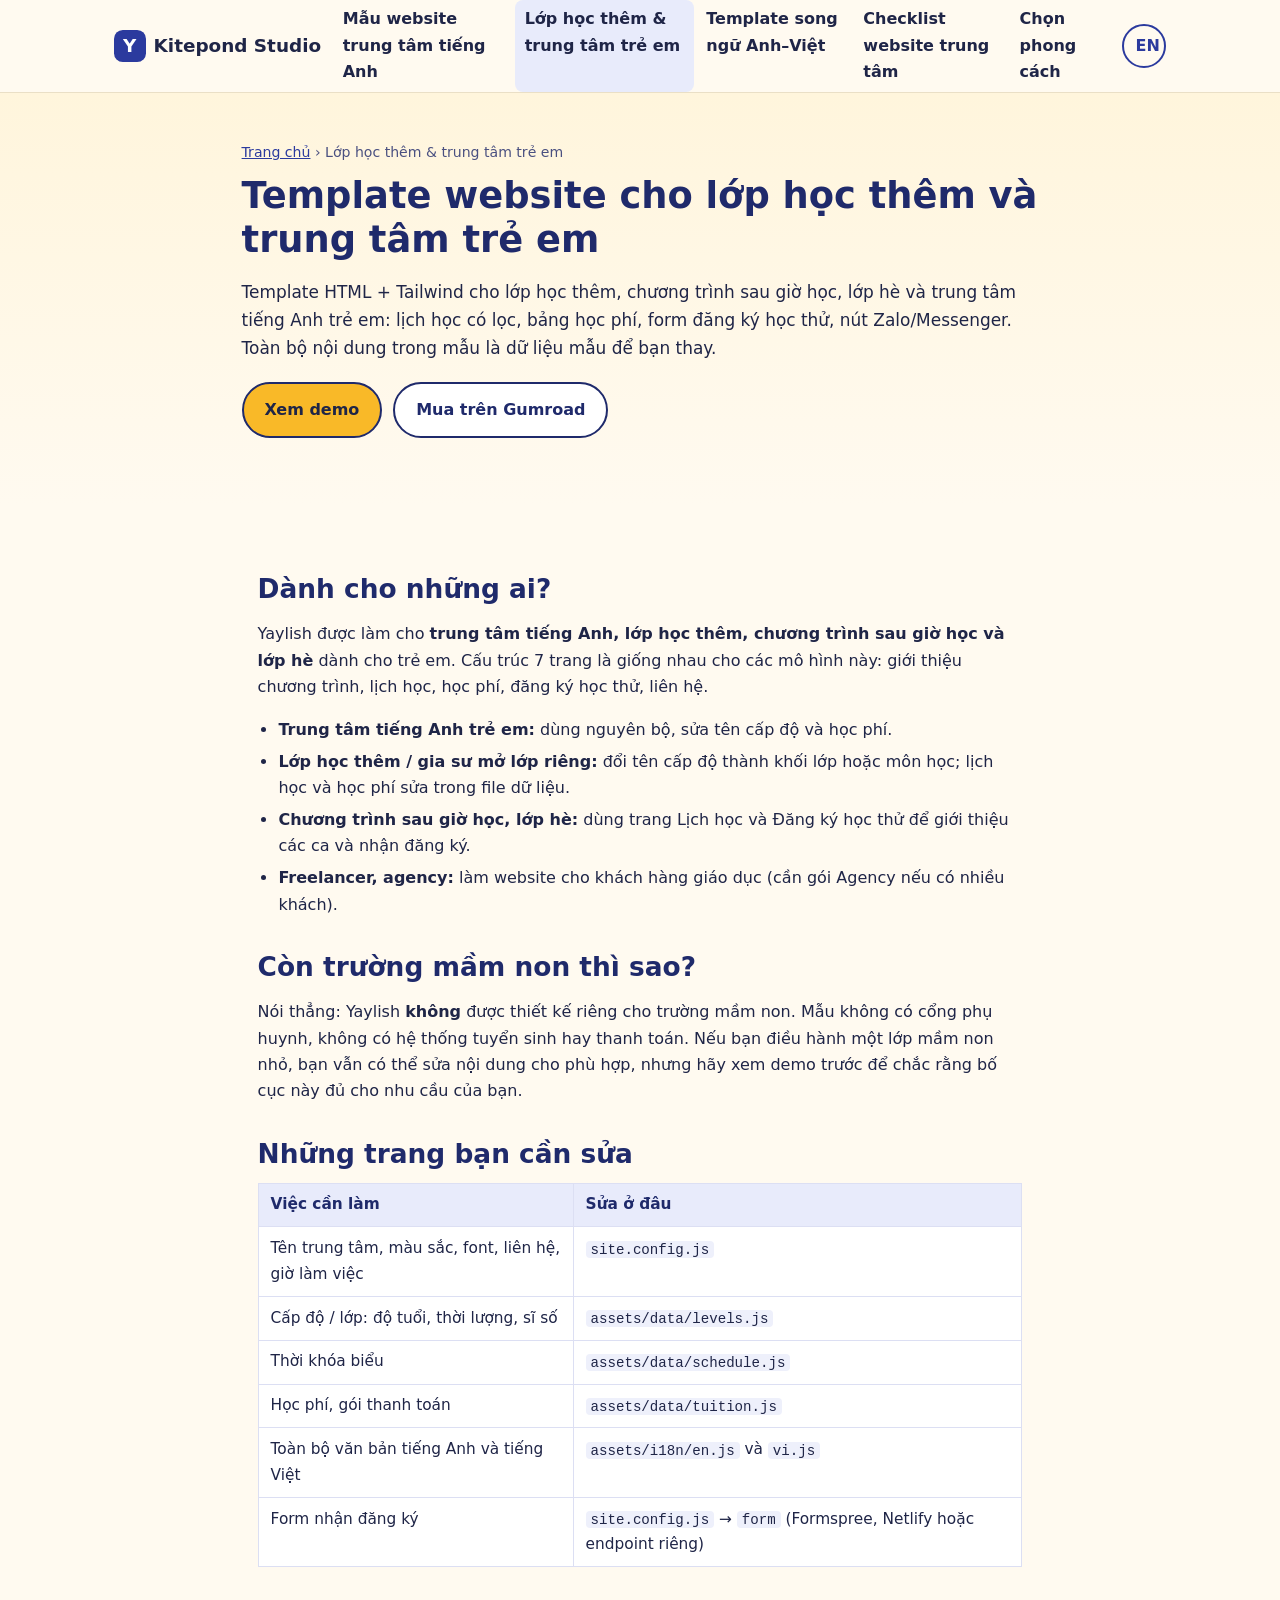
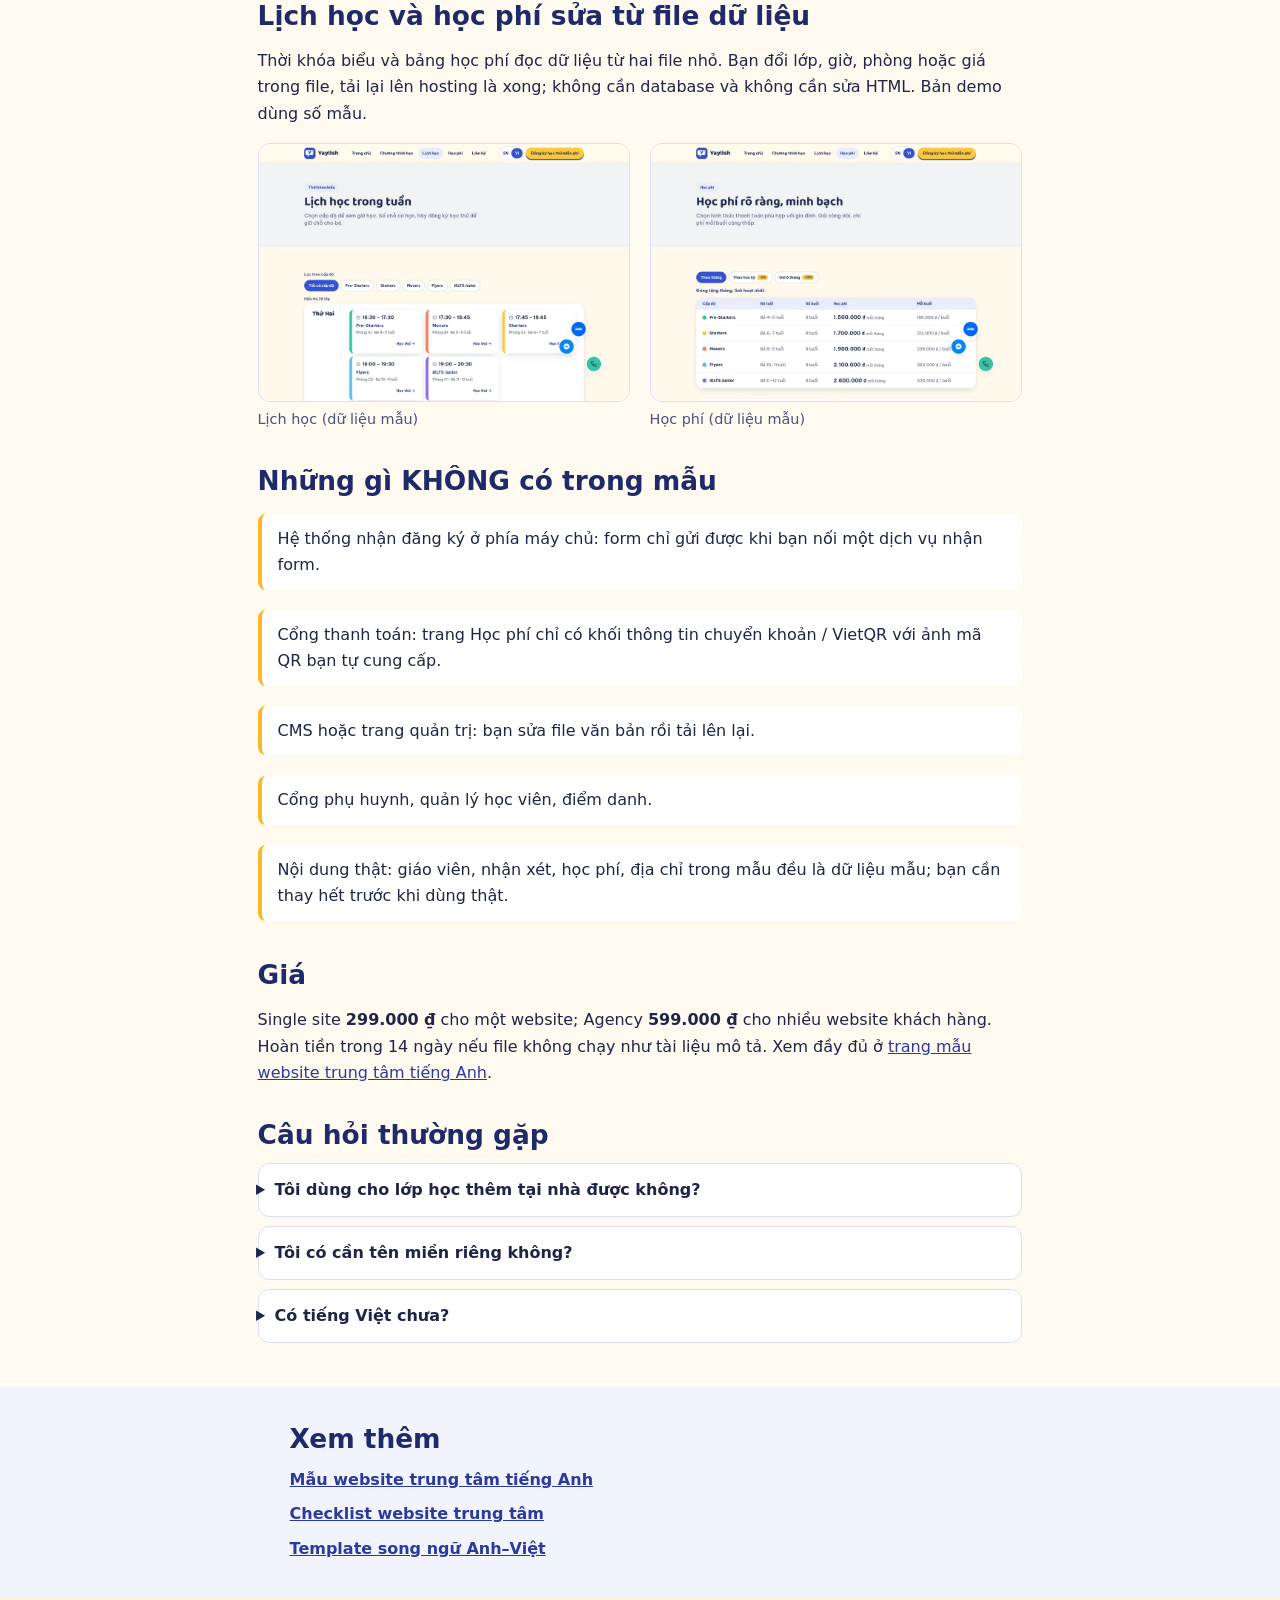
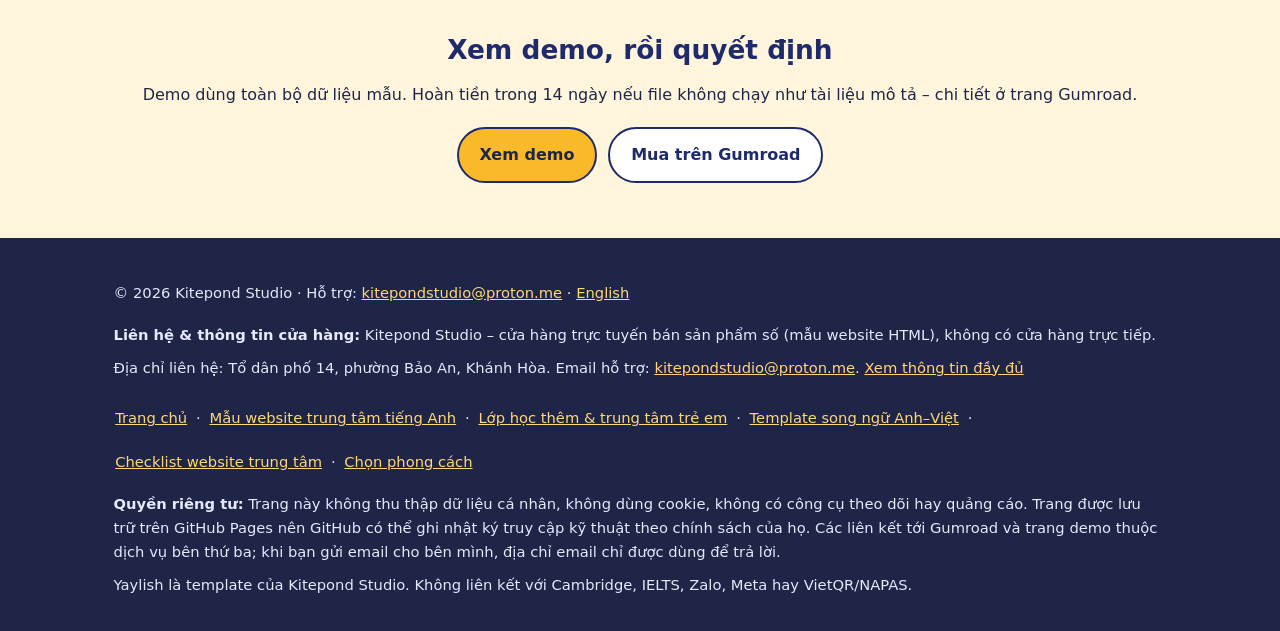
<file: website-lop-hoc-them-trung-tam-tre-em/index.html>
<!DOCTYPE html>
<html lang="vi">
<head>
<meta charset="utf-8">
<meta name="viewport" content="width=device-width, initial-scale=1">
<title>Template website lớp học thêm &amp; trung tâm trẻ em</title>
<meta name="description" content="Template HTML + Tailwind cho lớp học thêm, chương trình sau giờ học và trung tâm trẻ em: lịch học, học phí, form đăng ký. Nội dung mẫu, dễ chỉnh sửa.">
<meta name="robots" content="index,follow">
<link rel="canonical" href="https://kitepond.github.io/website-lop-hoc-them-trung-tam-tre-em/">
<link rel="alternate" hreflang="vi" href="https://kitepond.github.io/website-lop-hoc-them-trung-tam-tre-em/">
<link rel="alternate" hreflang="en" href="https://kitepond.github.io/en/after-school-program-website-template-html/">
<link rel="alternate" hreflang="x-default" href="https://kitepond.github.io/website-lop-hoc-them-trung-tam-tre-em/">
<link rel="icon" href="/favicon.svg" type="image/svg+xml">
<meta name="theme-color" content="#2b3a9e">
<meta property="og:type" content="website">
<meta property="og:site_name" content="Kitepond Studio">
<meta property="og:title" content="Template website lớp học thêm &amp; trung tâm trẻ em">
<meta property="og:description" content="Template HTML + Tailwind cho lớp học thêm, chương trình sau giờ học và trung tâm trẻ em: lịch học, học phí, form đăng ký. Nội dung mẫu, dễ chỉnh sửa.">
<meta property="og:url" content="https://kitepond.github.io/website-lop-hoc-them-trung-tam-tre-em/">
<meta property="og:locale" content="vi_VN">
<meta property="og:image" content="https://kitepond.github.io/img/og-image.jpg">
<meta property="og:image:width" content="1200">
<meta property="og:image:height" content="675">
<meta property="og:image:alt" content="Giao diện template Yaylish trên máy tính và điện thoại: trang chủ song ngữ Anh–Việt của một trung tâm tiếng Anh trẻ em">
<meta name="twitter:card" content="summary_large_image">
<meta name="twitter:title" content="Template website lớp học thêm &amp; trung tâm trẻ em">
<meta name="twitter:description" content="Template HTML + Tailwind cho lớp học thêm, chương trình sau giờ học và trung tâm trẻ em: lịch học, học phí, form đăng ký. Nội dung mẫu, dễ chỉnh sửa.">
<meta name="twitter:image" content="https://kitepond.github.io/img/og-image.jpg">
<meta name="twitter:image:alt" content="Giao diện template Yaylish trên máy tính và điện thoại: trang chủ song ngữ Anh–Việt của một trung tâm tiếng Anh trẻ em">
<link rel="stylesheet" href="/style.css">
<script type="application/ld+json">
{
  "@context": "https://schema.org",
  "@type": "Product",
  "name": "Yaylish – Mẫu website trung tâm tiếng Anh trẻ em (EN/VI)",
  "description": "Template website HTML + Tailwind song ngữ Anh–Việt cho trung tâm tiếng Anh trẻ em và chương trình sau giờ học: 7 trang, nút Zalo/Messenger, bảng học phí kèm VietQR, form đăng ký học thử.",
  "image": "https://kitepond.github.io/img/og-image.jpg",
  "brand": {
    "@type": "Brand",
    "name": "Kitepond Studio"
  },
  "sku": "yaylish-1.0.2",
  "url": "https://kitepond.github.io/website-lop-hoc-them-trung-tam-tre-em/",
  "offers": [
    {
      "@type": "Offer",
      "name": "Giấy phép Single site (1 website)",
      "price": "299000",
      "priceCurrency": "VND",
      "availability": "https://schema.org/InStock",
      "url": "https://kitepond.gumroad.com/l/yaylish"
    },
    {
      "@type": "Offer",
      "name": "Giấy phép Agency",
      "price": "599000",
      "priceCurrency": "VND",
      "availability": "https://schema.org/InStock",
      "url": "https://kitepond.gumroad.com/l/yaylish"
    }
  ]
}
</script>
<script type="application/ld+json">
{
  "@context": "https://schema.org",
  "@type": "BreadcrumbList",
  "itemListElement": [
    {
      "@type": "ListItem",
      "position": 1,
      "name": "Kitepond Studio",
      "item": "https://kitepond.github.io/"
    },
    {
      "@type": "ListItem",
      "position": 2,
      "name": "Lớp học thêm & trung tâm trẻ em",
      "item": "https://kitepond.github.io/website-lop-hoc-them-trung-tam-tre-em/"
    }
  ]
}
</script>
</head>
<body>
<a class="skip" href="#main">Chuyển đến nội dung</a>
<header class="top">
<div class="wrap bar">
<a class="brand" href="/"><span class="logo" aria-hidden="true">Y</span> <span class="brand-name">Kitepond Studio</span></a>
<nav aria-label="Điều hướng chính"><a href="/mau-website-trung-tam-tieng-anh/">Mẫu website trung tâm tiếng Anh</a><a href="/website-lop-hoc-them-trung-tam-tre-em/" aria-current="page">Lớp học thêm &amp; trung tâm trẻ em</a><a href="/template-website-song-ngu-anh-viet/">Template song ngữ Anh–Việt</a><a href="/blog/website-trung-tam-tieng-anh-can-co-gi/">Checklist website trung tâm</a><a href="/mau-website-trung-tam-tieng-anh-tre-em/">Chọn phong cách</a></nav>
<a class="lang" href="/en/after-school-program-website-template-html/" hreflang="en" lang="en" aria-label="Read this page in English">EN</a>
</div>
</header>
<main id="main">
<section class="hero">
<div class="wrap narrow-hero">
<div>
<nav class="crumbs" aria-label="Breadcrumb"><a href="/">Trang chủ</a> › <span>Lớp học thêm &amp; trung tâm trẻ em</span></nav>
<h1>Template website cho lớp học thêm và trung tâm trẻ em</h1>
<p class="lead">Template HTML + Tailwind cho lớp học thêm, chương trình sau giờ học, lớp hè và trung tâm tiếng Anh trẻ em: lịch học có lọc, bảng học phí, form đăng ký học thử, nút Zalo/Messenger. Toàn bộ nội dung trong mẫu là dữ liệu mẫu để bạn thay.</p>
<p class="cta">
<a class="btn primary" href="https://kitepond.github.io/yaylish-demo/">Xem demo</a>
<a class="btn" href="https://kitepond.gumroad.com/l/yaylish?utm_source=kitepond-site&utm_medium=landing&utm_campaign=launch-2026&utm_content=website-lop-hoc-them-trung-tam-tre-em" rel="noopener">Mua trên Gumroad</a>
</p>

</div>

</div>
</section>
<section class="sec">
<div class="wrap prose">
<h2>Dành cho những ai?</h2><p>Yaylish được làm cho <strong>trung tâm tiếng Anh, lớp học thêm, chương trình sau giờ học và lớp hè</strong> dành cho trẻ em. Cấu trúc 7 trang là giống nhau cho các mô hình này: giới thiệu chương trình, lịch học, học phí, đăng ký học thử, liên hệ.</p><ul><li><strong>Trung tâm tiếng Anh trẻ em:</strong> dùng nguyên bộ, sửa tên cấp độ và học phí.</li><li><strong>Lớp học thêm / gia sư mở lớp riêng:</strong> đổi tên cấp độ thành khối lớp hoặc môn học; lịch học và học phí sửa trong file dữ liệu.</li><li><strong>Chương trình sau giờ học, lớp hè:</strong> dùng trang Lịch học và Đăng ký học thử để giới thiệu các ca và nhận đăng ký.</li><li><strong>Freelancer, agency:</strong> làm website cho khách hàng giáo dục (cần gói Agency nếu có nhiều khách).</li></ul><h2>Còn trường mầm non thì sao?</h2><p>Nói thẳng: Yaylish <strong>không</strong> được thiết kế riêng cho trường mầm non. Mẫu không có cổng phụ huynh, không có hệ thống tuyển sinh hay thanh toán. Nếu bạn điều hành một lớp mầm non nhỏ, bạn vẫn có thể sửa nội dung cho phù hợp, nhưng hãy xem demo trước để chắc rằng bố cục này đủ cho nhu cầu của bạn.</p><h2>Những trang bạn cần sửa</h2><div class="tblwrap"><table class="tbl"><thead><tr><th scope="col">Việc cần làm</th><th scope="col">Sửa ở đâu</th></tr></thead><tbody><tr><td>Tên trung tâm, màu sắc, font, liên hệ, giờ làm việc</td><td><code>site.config.js</code></td></tr><tr><td>Cấp độ / lớp: độ tuổi, thời lượng, sĩ số</td><td><code>assets/data/levels.js</code></td></tr><tr><td>Thời khóa biểu</td><td><code>assets/data/schedule.js</code></td></tr><tr><td>Học phí, gói thanh toán</td><td><code>assets/data/tuition.js</code></td></tr><tr><td>Toàn bộ văn bản tiếng Anh và tiếng Việt</td><td><code>assets/i18n/en.js</code> và <code>vi.js</code></td></tr><tr><td>Form nhận đăng ký</td><td><code>site.config.js</code> → <code>form</code> (Formspree, Netlify hoặc endpoint riêng)</td></tr></tbody></table></div><h2>Lịch học và học phí sửa từ file dữ liệu</h2><p>Thời khóa biểu và bảng học phí đọc dữ liệu từ hai file nhỏ. Bạn đổi lớp, giờ, phòng hoặc giá trong file, tải lại lên hosting là xong; không cần database và không cần sửa HTML. Bản demo dùng số mẫu.</p><div class="gallery"><figure><img src="/img/schedule-vi.webp" width="1000" height="694" loading="lazy" decoding="async" alt="Trang Lịch học của template Yaylish: thời khóa biểu trong tuần với các nút lọc theo cấp độ"><figcaption>Lịch học (dữ liệu mẫu)</figcaption></figure><figure><img src="/img/tuition-vi.webp" width="1000" height="694" loading="lazy" decoding="async" alt="Trang Học phí của template Yaylish: bảng học phí theo tháng cho năm cấp độ, có nút chọn theo tháng, theo học kỳ hoặc gói 6 tháng"><figcaption>Học phí (dữ liệu mẫu)</figcaption></figure></div><h2>Những gì KHÔNG có trong mẫu</h2><ul class="notes"><li>Hệ thống nhận đăng ký ở phía máy chủ: form chỉ gửi được khi bạn nối một dịch vụ nhận form.</li><li>Cổng thanh toán: trang Học phí chỉ có khối thông tin chuyển khoản / VietQR với ảnh mã QR bạn tự cung cấp.</li><li>CMS hoặc trang quản trị: bạn sửa file văn bản rồi tải lên lại.</li><li>Cổng phụ huynh, quản lý học viên, điểm danh.</li><li>Nội dung thật: giáo viên, nhận xét, học phí, địa chỉ trong mẫu đều là dữ liệu mẫu; bạn cần thay hết trước khi dùng thật.</li></ul><h2>Giá</h2><p>Single site <strong>299.000 ₫</strong> cho một website; Agency <strong>599.000 ₫</strong> cho nhiều website khách hàng. Hoàn tiền trong 14 ngày nếu file không chạy như tài liệu mô tả. Xem đầy đủ ở <a href="/mau-website-trung-tam-tieng-anh/">trang mẫu website trung tâm tiếng Anh</a>.</p><h2>Câu hỏi thường gặp</h2><details><summary>Tôi dùng cho lớp học thêm tại nhà được không?</summary><p>Được, miễn là bạn thay nội dung mẫu bằng thông tin thật và dùng đúng giấy phép (Single site cho một website).</p></details><details><summary>Tôi có cần tên miền riêng không?</summary><p>Không bắt buộc cho việc dùng template, nhưng một tên miền riêng giúp phụ huynh dễ nhớ và tin tưởng hơn. Tên miền và hosting là chi phí riêng của bạn.</p></details><details><summary>Có tiếng Việt chưa?</summary><p>Có, mọi trang đều có tiếng Anh và tiếng Việt. Nút chuyển ngôn ngữ chạy trên trình duyệt, nên nếu cần SEO tiếng Việt hãy đọc phần hướng dẫn trong tài liệu.</p></details>
</div>
</section>
<section class="sec alt"><div class="wrap narrow"><h2>Xem thêm</h2><ul class="related"><li><a href="/mau-website-trung-tam-tieng-anh/">Mẫu website trung tâm tiếng Anh</a></li><li><a href="/blog/website-trung-tam-tieng-anh-can-co-gi/">Checklist website trung tâm</a></li><li><a href="/template-website-song-ngu-anh-viet/">Template song ngữ Anh–Việt</a></li></ul></div></section>
<section class="sec final"><div class="wrap"><h2>Xem demo, rồi quyết định</h2><p>Demo dùng toàn bộ dữ liệu mẫu. Hoàn tiền trong 14 ngày nếu file không chạy như tài liệu mô tả – chi tiết ở trang Gumroad.</p><p class="cta"><a class="btn primary" href="https://kitepond.github.io/yaylish-demo/">Xem demo</a><a class="btn" href="https://kitepond.gumroad.com/l/yaylish?utm_source=kitepond-site&utm_medium=landing&utm_campaign=launch-2026&utm_content=website-lop-hoc-them-trung-tam-tre-em" rel="noopener">Mua trên Gumroad</a></p></div></section>
</main>
<footer class="foot">
<div class="wrap">
<p>© 2026 Kitepond Studio · Hỗ trợ: <a href="mailto:kitepondstudio@proton.me">kitepondstudio@proton.me</a> · <a href="/en/after-school-program-website-template-html/" hreflang="en" lang="en">English</a></p>
<p class="foot-contact"><strong>Liên hệ &amp; thông tin cửa hàng:</strong> Kitepond Studio – cửa hàng trực tuyến bán sản phẩm số (mẫu website HTML), không có cửa hàng trực tiếp. Địa chỉ liên hệ: Tổ dân phố 14, phường Bảo An, Khánh Hòa. Email hỗ trợ: <a href="mailto:kitepondstudio@proton.me">kitepondstudio@proton.me</a>. <a href="/mau-website-trung-tam-tieng-anh-tre-em/#lien-he">Xem thông tin đầy đủ</a></p>
<p class="foot-links"><a href="/">Trang chủ</a> · <a href="/mau-website-trung-tam-tieng-anh/">Mẫu website trung tâm tiếng Anh</a> · <a href="/website-lop-hoc-them-trung-tam-tre-em/">Lớp học thêm &amp; trung tâm trẻ em</a> · <a href="/template-website-song-ngu-anh-viet/">Template song ngữ Anh–Việt</a> · <a href="/blog/website-trung-tam-tieng-anh-can-co-gi/">Checklist website trung tâm</a> · <a href="/mau-website-trung-tam-tieng-anh-tre-em/">Chọn phong cách</a></p>
<p><strong>Quyền riêng tư:</strong> Trang này không thu thập dữ liệu cá nhân, không dùng cookie, không có công cụ theo dõi hay quảng cáo. Trang được lưu trữ trên GitHub Pages nên GitHub có thể ghi nhật ký truy cập kỹ thuật theo chính sách của họ. Các liên kết tới Gumroad và trang demo thuộc dịch vụ bên thứ ba; khi bạn gửi email cho bên mình, địa chỉ email chỉ được dùng để trả lời.</p>
<p>Yaylish là template của Kitepond Studio. Không liên kết với Cambridge, IELTS, Zalo, Meta hay VietQR/NAPAS.</p>
</div>
</footer>
</body>
</html>
</file>
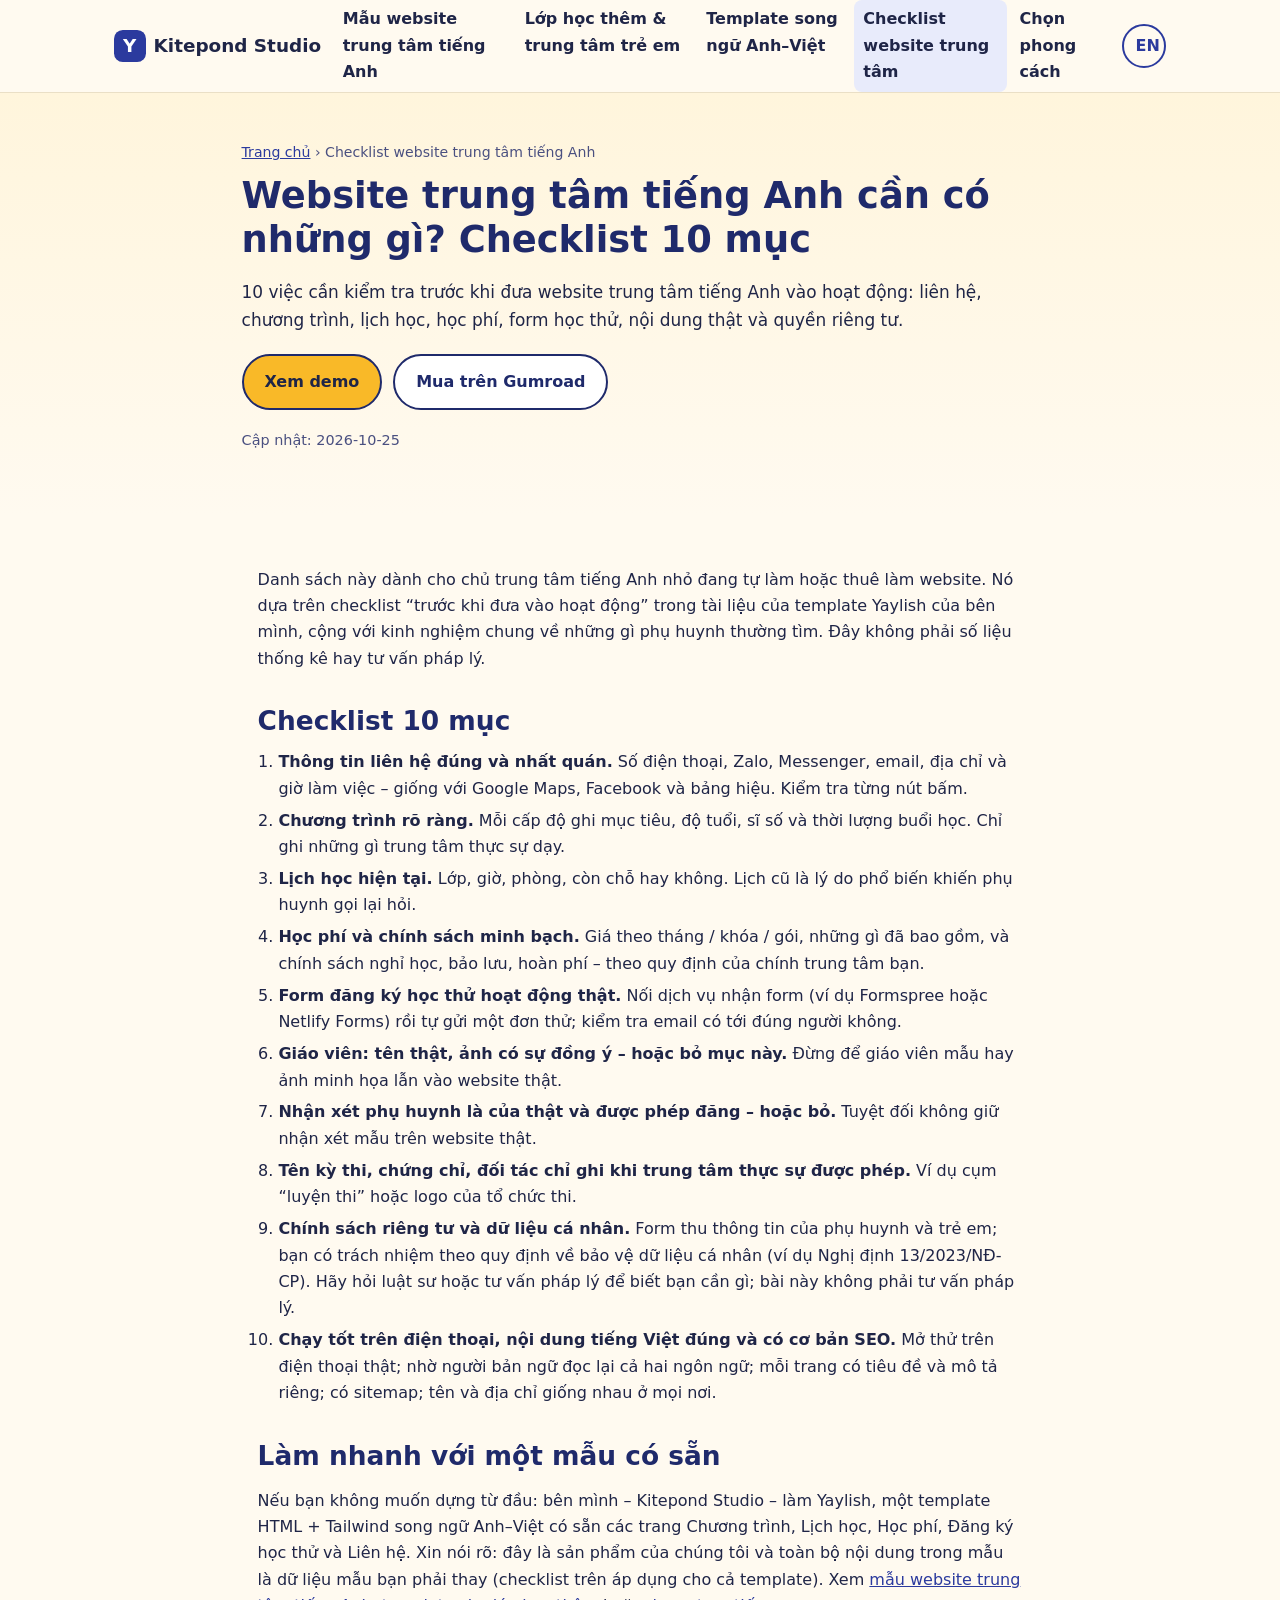
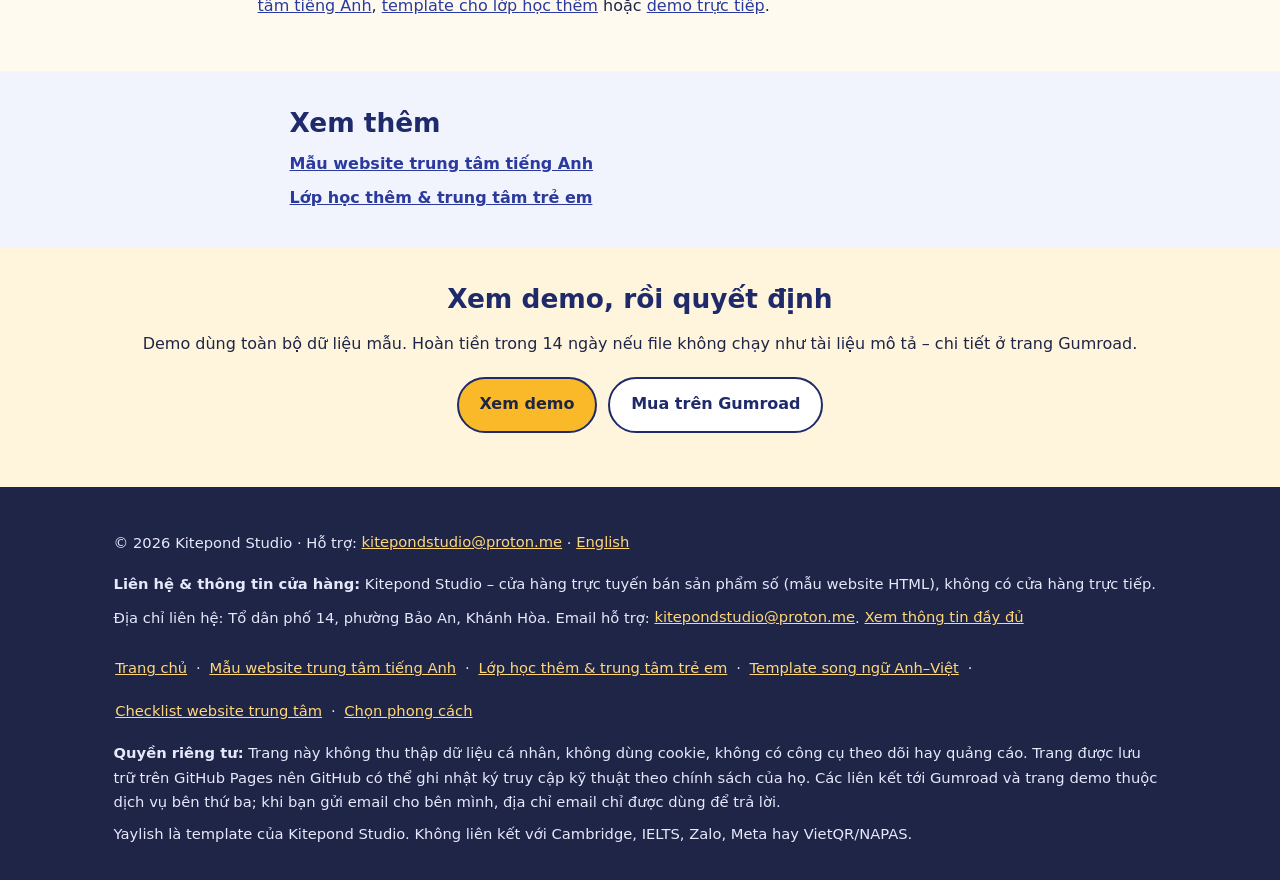
<file: blog/website-trung-tam-tieng-anh-can-co-gi/index.html>
<!DOCTYPE html>
<html lang="vi">
<head>
<meta charset="utf-8">
<meta name="viewport" content="width=device-width, initial-scale=1">
<title>Website trung tâm tiếng Anh: checklist học phí, lịch, form</title>
<meta name="description" content="Danh sách việc cần có trên website trung tâm tiếng Anh: bảng học phí, lịch học, nút liên hệ Zalo, form học thử, chính sách riêng tư. Kèm mẫu để chỉnh.">
<meta name="robots" content="index,follow">
<link rel="canonical" href="https://kitepond.github.io/blog/website-trung-tam-tieng-anh-can-co-gi/">
<link rel="icon" href="/favicon.svg" type="image/svg+xml">
<meta name="theme-color" content="#2b3a9e">
<meta property="og:type" content="article">
<meta property="og:site_name" content="Kitepond Studio">
<meta property="og:title" content="Website trung tâm tiếng Anh: checklist học phí, lịch, form">
<meta property="og:description" content="Danh sách việc cần có trên website trung tâm tiếng Anh: bảng học phí, lịch học, nút liên hệ Zalo, form học thử, chính sách riêng tư. Kèm mẫu để chỉnh.">
<meta property="og:url" content="https://kitepond.github.io/blog/website-trung-tam-tieng-anh-can-co-gi/">
<meta property="og:locale" content="vi_VN">
<meta property="og:image" content="https://kitepond.github.io/img/og-image.jpg">
<meta property="og:image:width" content="1200">
<meta property="og:image:height" content="675">
<meta property="og:image:alt" content="Giao diện template Yaylish trên máy tính và điện thoại: trang chủ song ngữ Anh–Việt của một trung tâm tiếng Anh trẻ em">
<meta name="twitter:card" content="summary_large_image">
<meta name="twitter:title" content="Website trung tâm tiếng Anh: checklist học phí, lịch, form">
<meta name="twitter:description" content="Danh sách việc cần có trên website trung tâm tiếng Anh: bảng học phí, lịch học, nút liên hệ Zalo, form học thử, chính sách riêng tư. Kèm mẫu để chỉnh.">
<meta name="twitter:image" content="https://kitepond.github.io/img/og-image.jpg">
<meta name="twitter:image:alt" content="Giao diện template Yaylish trên máy tính và điện thoại: trang chủ song ngữ Anh–Việt của một trung tâm tiếng Anh trẻ em">
<link rel="stylesheet" href="/style.css">
<script type="application/ld+json">
{
  "@context": "https://schema.org",
  "@type": "Article",
  "headline": "Website trung tâm tiếng Anh cần có những gì? Checklist 10 mục",
  "description": "Danh sách việc cần có trên website trung tâm tiếng Anh: bảng học phí, lịch học, nút liên hệ Zalo, form học thử, chính sách riêng tư. Kèm mẫu để chỉnh.",
  "inLanguage": "vi",
  "image": "https://kitepond.github.io/img/og-image.jpg",
  "mainEntityOfPage": "https://kitepond.github.io/blog/website-trung-tam-tieng-anh-can-co-gi/",
  "datePublished": "2026-10-25",
  "dateModified": "2026-10-25",
  "author": {
    "@type": "Organization",
    "name": "Kitepond Studio",
    "url": "https://kitepond.github.io/"
  },
  "publisher": {
    "@type": "Organization",
    "name": "Kitepond Studio",
    "url": "https://kitepond.github.io/"
  }
}
</script>
<script type="application/ld+json">
{
  "@context": "https://schema.org",
  "@type": "BreadcrumbList",
  "itemListElement": [
    {
      "@type": "ListItem",
      "position": 1,
      "name": "Kitepond Studio",
      "item": "https://kitepond.github.io/"
    },
    {
      "@type": "ListItem",
      "position": 2,
      "name": "Checklist website trung tâm tiếng Anh",
      "item": "https://kitepond.github.io/blog/website-trung-tam-tieng-anh-can-co-gi/"
    }
  ]
}
</script>
</head>
<body>
<a class="skip" href="#main">Chuyển đến nội dung</a>
<header class="top">
<div class="wrap bar">
<a class="brand" href="/"><span class="logo" aria-hidden="true">Y</span> <span class="brand-name">Kitepond Studio</span></a>
<nav aria-label="Điều hướng chính"><a href="/mau-website-trung-tam-tieng-anh/">Mẫu website trung tâm tiếng Anh</a><a href="/website-lop-hoc-them-trung-tam-tre-em/">Lớp học thêm &amp; trung tâm trẻ em</a><a href="/template-website-song-ngu-anh-viet/">Template song ngữ Anh–Việt</a><a href="/blog/website-trung-tam-tieng-anh-can-co-gi/" aria-current="page">Checklist website trung tâm</a><a href="/mau-website-trung-tam-tieng-anh-tre-em/">Chọn phong cách</a></nav>
<a class="lang" href="/en/" hreflang="en" lang="en" aria-label="Read this page in English">EN</a>
</div>
</header>
<main id="main">
<section class="hero">
<div class="wrap narrow-hero">
<div>
<nav class="crumbs" aria-label="Breadcrumb"><a href="/">Trang chủ</a> › <span>Checklist website trung tâm tiếng Anh</span></nav>
<h1>Website trung tâm tiếng Anh cần có những gì? Checklist 10 mục</h1>
<p class="lead">10 việc cần kiểm tra trước khi đưa website trung tâm tiếng Anh vào hoạt động: liên hệ, chương trình, lịch học, học phí, form học thử, nội dung thật và quyền riêng tư.</p>
<p class="cta">
<a class="btn primary" href="https://kitepond.github.io/yaylish-demo/">Xem demo</a>
<a class="btn" href="https://kitepond.gumroad.com/l/yaylish?utm_source=kitepond-site&utm_medium=landing&utm_campaign=launch-2026&utm_content=website-trung-tam-tieng-anh-can-co-gi" rel="noopener">Mua trên Gumroad</a>
</p>
<p class="small">Cập nhật: 2026-10-25</p>
</div>

</div>
</section>
<section class="sec">
<div class="wrap prose">
<p>Danh sách này dành cho chủ trung tâm tiếng Anh nhỏ đang tự làm hoặc thuê làm website. Nó dựa trên checklist “trước khi đưa vào hoạt động” trong tài liệu của template Yaylish của bên mình, cộng với kinh nghiệm chung về những gì phụ huynh thường tìm. Đây không phải số liệu thống kê hay tư vấn pháp lý.</p><h2>Checklist 10 mục</h2><ol><li><strong>Thông tin liên hệ đúng và nhất quán.</strong> Số điện thoại, Zalo, Messenger, email, địa chỉ và giờ làm việc – giống với Google Maps, Facebook và bảng hiệu. Kiểm tra từng nút bấm.</li><li><strong>Chương trình rõ ràng.</strong> Mỗi cấp độ ghi mục tiêu, độ tuổi, sĩ số và thời lượng buổi học. Chỉ ghi những gì trung tâm thực sự dạy.</li><li><strong>Lịch học hiện tại.</strong> Lớp, giờ, phòng, còn chỗ hay không. Lịch cũ là lý do phổ biến khiến phụ huynh gọi lại hỏi.</li><li><strong>Học phí và chính sách minh bạch.</strong> Giá theo tháng / khóa / gói, những gì đã bao gồm, và chính sách nghỉ học, bảo lưu, hoàn phí – theo quy định của chính trung tâm bạn.</li><li><strong>Form đăng ký học thử hoạt động thật.</strong> Nối dịch vụ nhận form (ví dụ Formspree hoặc Netlify Forms) rồi tự gửi một đơn thử; kiểm tra email có tới đúng người không.</li><li><strong>Giáo viên: tên thật, ảnh có sự đồng ý – hoặc bỏ mục này.</strong> Đừng để giáo viên mẫu hay ảnh minh họa lẫn vào website thật.</li><li><strong>Nhận xét phụ huynh là của thật và được phép đăng – hoặc bỏ.</strong> Tuyệt đối không giữ nhận xét mẫu trên website thật.</li><li><strong>Tên kỳ thi, chứng chỉ, đối tác chỉ ghi khi trung tâm thực sự được phép.</strong> Ví dụ cụm “luyện thi” hoặc logo của tổ chức thi.</li><li><strong>Chính sách riêng tư và dữ liệu cá nhân.</strong> Form thu thông tin của phụ huynh và trẻ em; bạn có trách nhiệm theo quy định về bảo vệ dữ liệu cá nhân (ví dụ Nghị định 13/2023/NĐ-CP). Hãy hỏi luật sư hoặc tư vấn pháp lý để biết bạn cần gì; bài này không phải tư vấn pháp lý.</li><li><strong>Chạy tốt trên điện thoại, nội dung tiếng Việt đúng và có cơ bản SEO.</strong> Mở thử trên điện thoại thật; nhờ người bản ngữ đọc lại cả hai ngôn ngữ; mỗi trang có tiêu đề và mô tả riêng; có sitemap; tên và địa chỉ giống nhau ở mọi nơi.</li></ol><h2>Làm nhanh với một mẫu có sẵn</h2><p>Nếu bạn không muốn dựng từ đầu: bên mình – Kitepond Studio – làm Yaylish, một template HTML + Tailwind song ngữ Anh–Việt có sẵn các trang Chương trình, Lịch học, Học phí, Đăng ký học thử và Liên hệ. Xin nói rõ: đây là sản phẩm của chúng tôi và toàn bộ nội dung trong mẫu là dữ liệu mẫu bạn phải thay (checklist trên áp dụng cho cả template). Xem <a href="/mau-website-trung-tam-tieng-anh/">mẫu website trung tâm tiếng Anh</a>, <a href="/website-lop-hoc-them-trung-tam-tre-em/">template cho lớp học thêm</a> hoặc <a href="https://kitepond.github.io/yaylish-demo/">demo trực tiếp</a>.</p>
</div>
</section>
<section class="sec alt"><div class="wrap narrow"><h2>Xem thêm</h2><ul class="related"><li><a href="/mau-website-trung-tam-tieng-anh/">Mẫu website trung tâm tiếng Anh</a></li><li><a href="/website-lop-hoc-them-trung-tam-tre-em/">Lớp học thêm &amp; trung tâm trẻ em</a></li></ul></div></section>
<section class="sec final"><div class="wrap"><h2>Xem demo, rồi quyết định</h2><p>Demo dùng toàn bộ dữ liệu mẫu. Hoàn tiền trong 14 ngày nếu file không chạy như tài liệu mô tả – chi tiết ở trang Gumroad.</p><p class="cta"><a class="btn primary" href="https://kitepond.github.io/yaylish-demo/">Xem demo</a><a class="btn" href="https://kitepond.gumroad.com/l/yaylish?utm_source=kitepond-site&utm_medium=landing&utm_campaign=launch-2026&utm_content=website-trung-tam-tieng-anh-can-co-gi" rel="noopener">Mua trên Gumroad</a></p></div></section>
</main>
<footer class="foot">
<div class="wrap">
<p>© 2026 Kitepond Studio · Hỗ trợ: <a href="mailto:kitepondstudio@proton.me">kitepondstudio@proton.me</a> · <a href="/en/" hreflang="en" lang="en">English</a></p>
<p class="foot-contact"><strong>Liên hệ &amp; thông tin cửa hàng:</strong> Kitepond Studio – cửa hàng trực tuyến bán sản phẩm số (mẫu website HTML), không có cửa hàng trực tiếp. Địa chỉ liên hệ: Tổ dân phố 14, phường Bảo An, Khánh Hòa. Email hỗ trợ: <a href="mailto:kitepondstudio@proton.me">kitepondstudio@proton.me</a>. <a href="/mau-website-trung-tam-tieng-anh-tre-em/#lien-he">Xem thông tin đầy đủ</a></p>
<p class="foot-links"><a href="/">Trang chủ</a> · <a href="/mau-website-trung-tam-tieng-anh/">Mẫu website trung tâm tiếng Anh</a> · <a href="/website-lop-hoc-them-trung-tam-tre-em/">Lớp học thêm &amp; trung tâm trẻ em</a> · <a href="/template-website-song-ngu-anh-viet/">Template song ngữ Anh–Việt</a> · <a href="/blog/website-trung-tam-tieng-anh-can-co-gi/">Checklist website trung tâm</a> · <a href="/mau-website-trung-tam-tieng-anh-tre-em/">Chọn phong cách</a></p>
<p><strong>Quyền riêng tư:</strong> Trang này không thu thập dữ liệu cá nhân, không dùng cookie, không có công cụ theo dõi hay quảng cáo. Trang được lưu trữ trên GitHub Pages nên GitHub có thể ghi nhật ký truy cập kỹ thuật theo chính sách của họ. Các liên kết tới Gumroad và trang demo thuộc dịch vụ bên thứ ba; khi bạn gửi email cho bên mình, địa chỉ email chỉ được dùng để trả lời.</p>
<p>Yaylish là template của Kitepond Studio. Không liên kết với Cambridge, IELTS, Zalo, Meta hay VietQR/NAPAS.</p>
</div>
</footer>
</body>
</html>
</file>
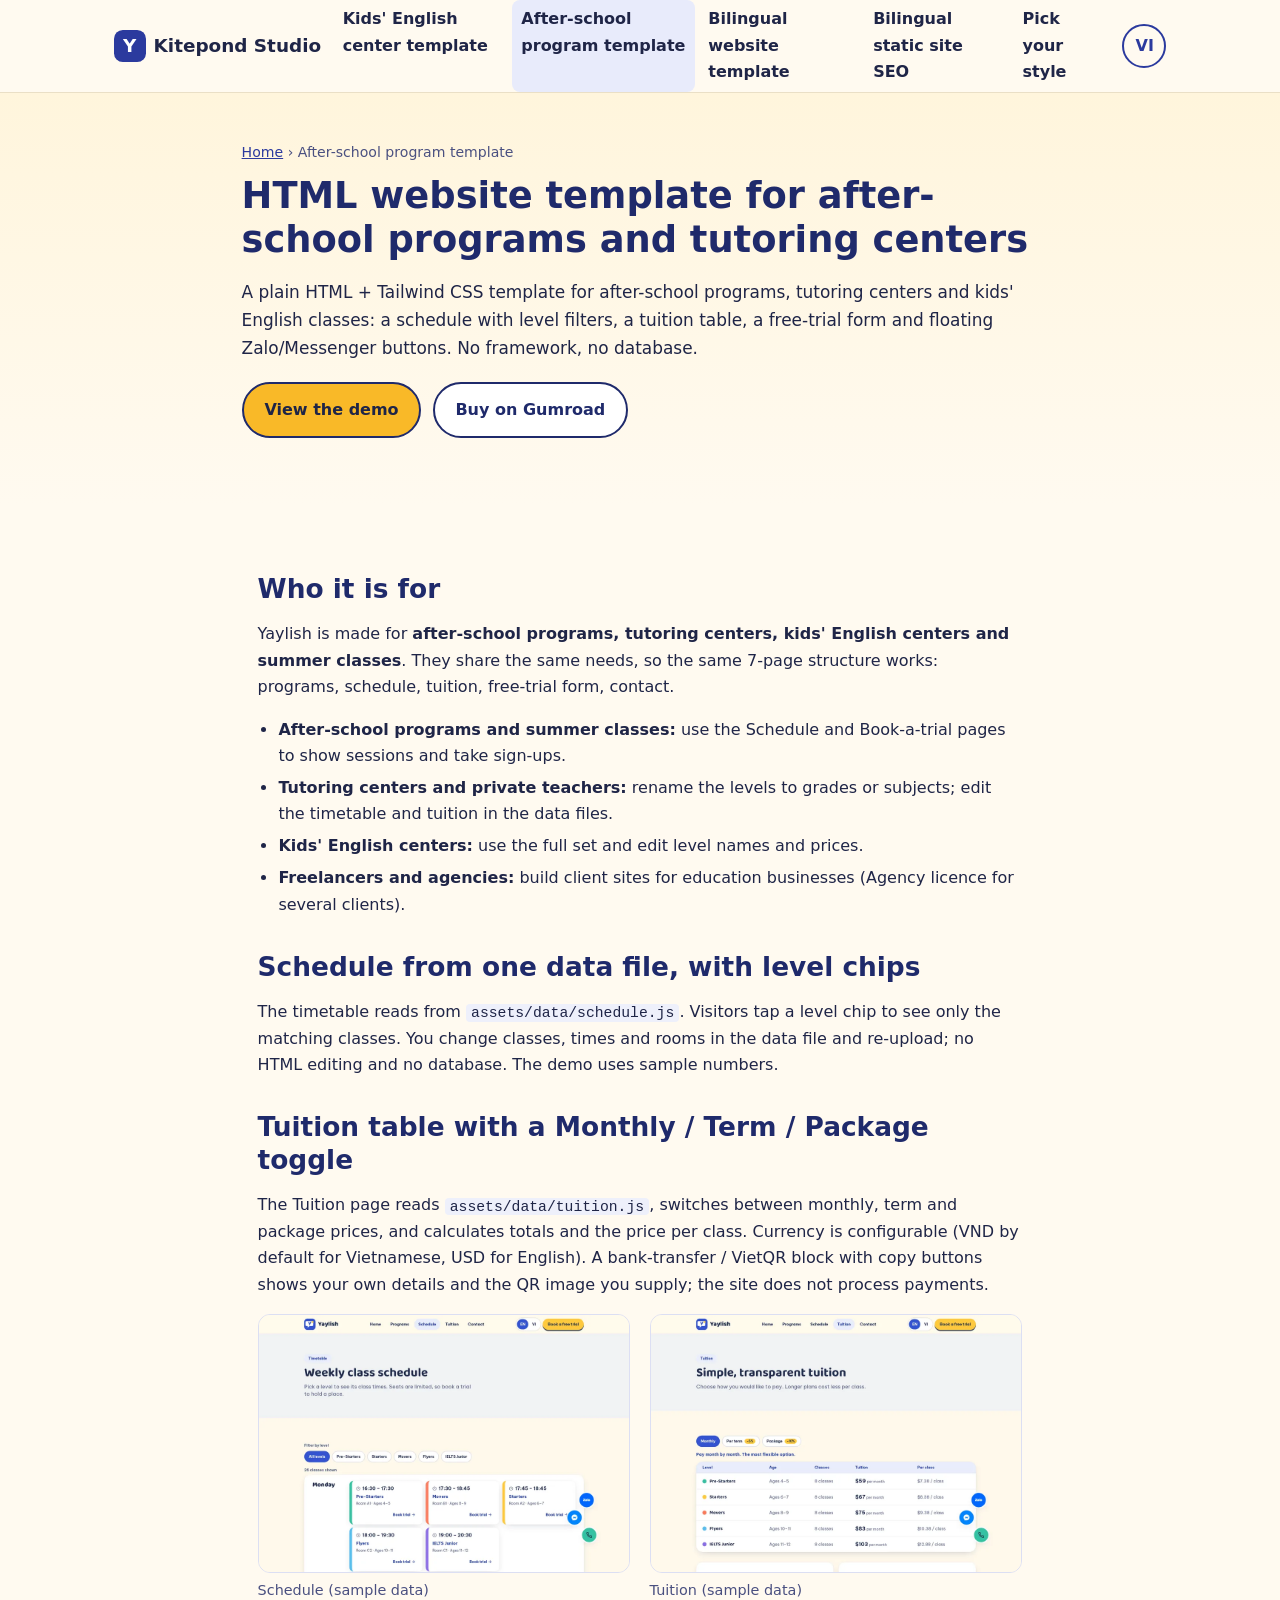
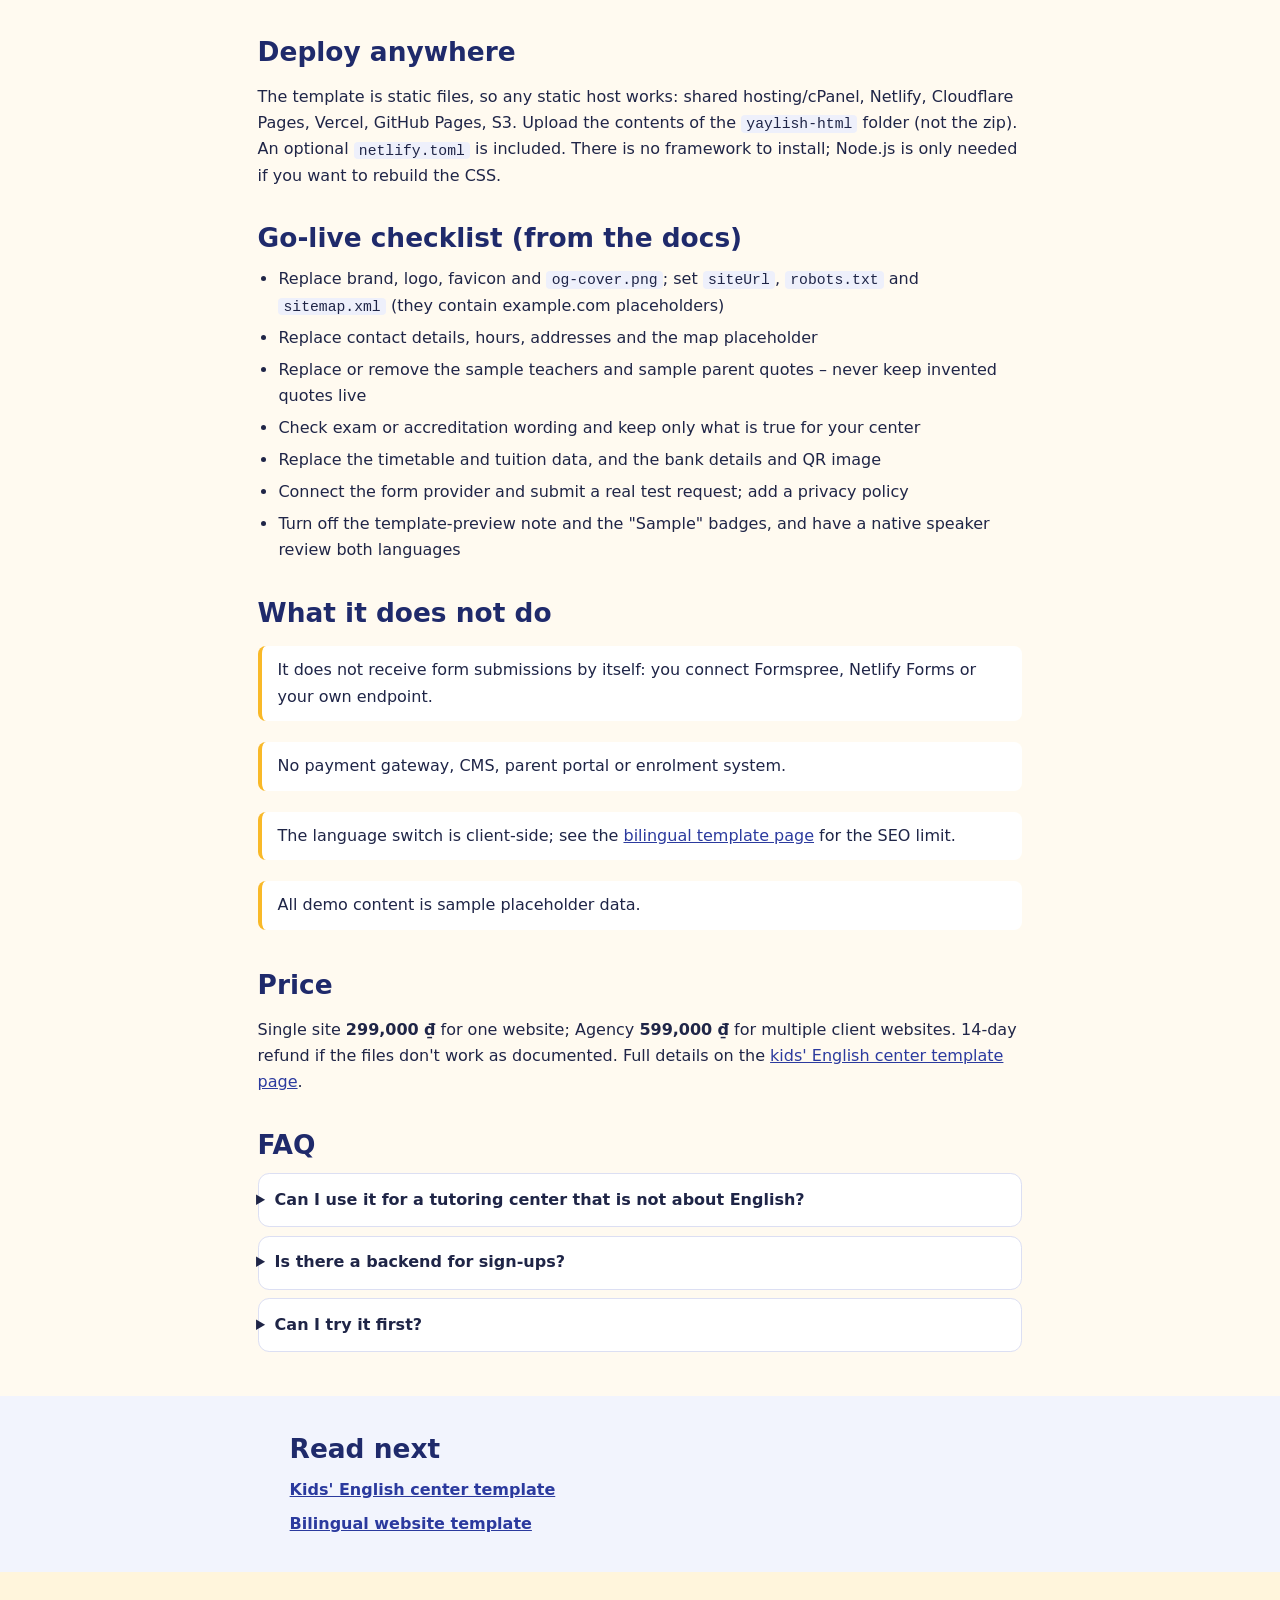
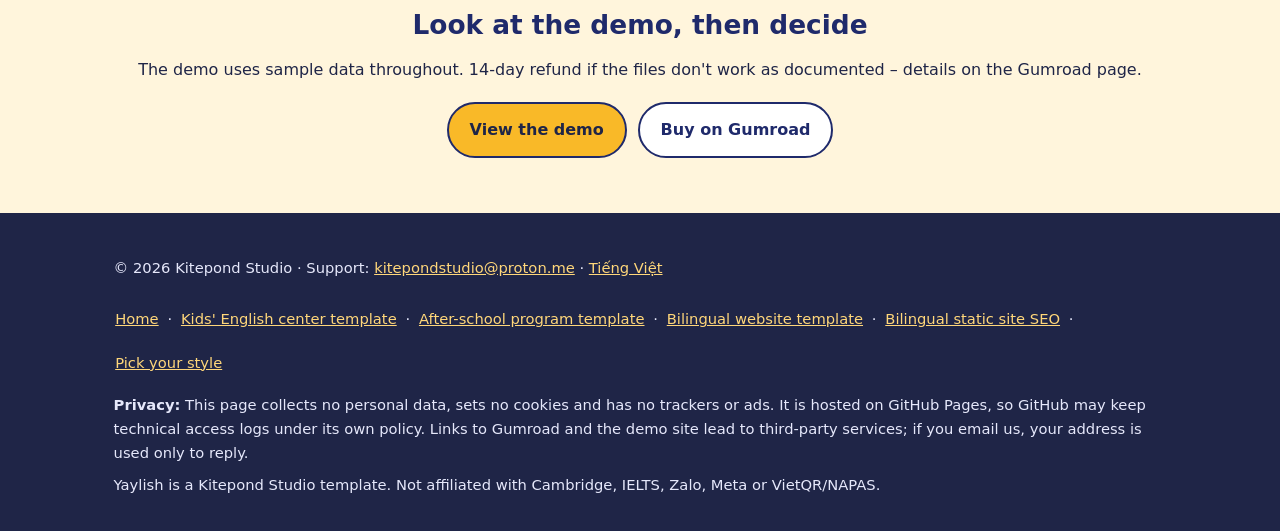
<file: en/after-school-program-website-template-html/index.html>
<!DOCTYPE html>
<html lang="en">
<head>
<meta charset="utf-8">
<meta name="viewport" content="width=device-width, initial-scale=1">
<title>After-School Program Website Template (HTML) | Kitepond Studio</title>
<meta name="description" content="Plain HTML + Tailwind template for after-school programs and tutoring centers: schedule with level filters, tuition table, trial form. No framework.">
<meta name="robots" content="index,follow">
<link rel="canonical" href="https://kitepond.github.io/en/after-school-program-website-template-html/">
<link rel="alternate" hreflang="vi" href="https://kitepond.github.io/website-lop-hoc-them-trung-tam-tre-em/">
<link rel="alternate" hreflang="en" href="https://kitepond.github.io/en/after-school-program-website-template-html/">
<link rel="alternate" hreflang="x-default" href="https://kitepond.github.io/website-lop-hoc-them-trung-tam-tre-em/">
<link rel="icon" href="/favicon.svg" type="image/svg+xml">
<meta name="theme-color" content="#2b3a9e">
<meta property="og:type" content="website">
<meta property="og:site_name" content="Kitepond Studio">
<meta property="og:title" content="After-School Program Website Template (HTML) | Kitepond Studio">
<meta property="og:description" content="Plain HTML + Tailwind template for after-school programs and tutoring centers: schedule with level filters, tuition table, trial form. No framework.">
<meta property="og:url" content="https://kitepond.github.io/en/after-school-program-website-template-html/">
<meta property="og:locale" content="en_US">
<meta property="og:image" content="https://kitepond.github.io/img/og-image.jpg">
<meta property="og:image:width" content="1200">
<meta property="og:image:height" content="675">
<meta property="og:image:alt" content="Yaylish template on desktop and phone: the bilingual home page of a kids&#x27; English center">
<meta name="twitter:card" content="summary_large_image">
<meta name="twitter:title" content="After-School Program Website Template (HTML) | Kitepond Studio">
<meta name="twitter:description" content="Plain HTML + Tailwind template for after-school programs and tutoring centers: schedule with level filters, tuition table, trial form. No framework.">
<meta name="twitter:image" content="https://kitepond.github.io/img/og-image.jpg">
<meta name="twitter:image:alt" content="Yaylish template on desktop and phone: the bilingual home page of a kids&#x27; English center">
<link rel="stylesheet" href="/style.css">
<script type="application/ld+json">
{
  "@context": "https://schema.org",
  "@type": "Product",
  "name": "Yaylish – Kids' English Center Website Template (EN/VI)",
  "description": "Bilingual English/Vietnamese HTML + Tailwind website template for kids' English centers and after-school programs in Vietnam: 7 pages, Zalo/Messenger buttons, tuition table with VietQR block, free-trial form.",
  "image": "https://kitepond.github.io/img/og-image.jpg",
  "brand": {
    "@type": "Brand",
    "name": "Kitepond Studio"
  },
  "sku": "yaylish-1.0.2",
  "url": "https://kitepond.github.io/en/after-school-program-website-template-html/",
  "offers": [
    {
      "@type": "Offer",
      "name": "Single site license (1 website)",
      "price": "299000",
      "priceCurrency": "VND",
      "availability": "https://schema.org/InStock",
      "url": "https://kitepond.gumroad.com/l/yaylish"
    },
    {
      "@type": "Offer",
      "name": "Agency license",
      "price": "599000",
      "priceCurrency": "VND",
      "availability": "https://schema.org/InStock",
      "url": "https://kitepond.gumroad.com/l/yaylish"
    }
  ]
}
</script>
<script type="application/ld+json">
{
  "@context": "https://schema.org",
  "@type": "BreadcrumbList",
  "itemListElement": [
    {
      "@type": "ListItem",
      "position": 1,
      "name": "Kitepond Studio",
      "item": "https://kitepond.github.io/en/"
    },
    {
      "@type": "ListItem",
      "position": 2,
      "name": "After-school program template",
      "item": "https://kitepond.github.io/en/after-school-program-website-template-html/"
    }
  ]
}
</script>
</head>
<body>
<a class="skip" href="#main">Skip to content</a>
<header class="top">
<div class="wrap bar">
<a class="brand" href="/en/"><span class="logo" aria-hidden="true">Y</span> <span class="brand-name">Kitepond Studio</span></a>
<nav aria-label="Main navigation"><a href="/en/kids-english-center-website-template/">Kids&#x27; English center template</a><a href="/en/after-school-program-website-template-html/" aria-current="page">After-school program template</a><a href="/en/bilingual-website-template/">Bilingual website template</a><a href="/en/blog/bilingual-static-site-seo-hreflang/">Bilingual static site SEO</a><a href="/en/kids-english-center-templates/">Pick your style</a></nav>
<a class="lang" href="/website-lop-hoc-them-trung-tam-tre-em/" hreflang="vi" lang="vi" aria-label="Xem trang này bằng tiếng Việt">VI</a>
</div>
</header>
<main id="main">
<section class="hero">
<div class="wrap narrow-hero">
<div>
<nav class="crumbs" aria-label="Breadcrumb"><a href="/en/">Home</a> › <span>After-school program template</span></nav>
<h1>HTML website template for after-school programs and tutoring centers</h1>
<p class="lead">A plain HTML + Tailwind CSS template for after-school programs, tutoring centers and kids' English classes: a schedule with level filters, a tuition table, a free-trial form and floating Zalo/Messenger buttons. No framework, no database.</p>
<p class="cta">
<a class="btn primary" href="https://kitepond.github.io/yaylish-demo/">View the demo</a>
<a class="btn" href="https://kitepond.gumroad.com/l/yaylish?utm_source=kitepond-site&utm_medium=landing&utm_campaign=launch-2026&utm_content=after-school-program-website-template-html" rel="noopener">Buy on Gumroad</a>
</p>

</div>

</div>
</section>
<section class="sec">
<div class="wrap prose">
<h2>Who it is for</h2><p>Yaylish is made for <strong>after-school programs, tutoring centers, kids' English centers and summer classes</strong>. They share the same needs, so the same 7-page structure works: programs, schedule, tuition, free-trial form, contact.</p><ul><li><strong>After-school programs and summer classes:</strong> use the Schedule and Book-a-trial pages to show sessions and take sign-ups.</li><li><strong>Tutoring centers and private teachers:</strong> rename the levels to grades or subjects; edit the timetable and tuition in the data files.</li><li><strong>Kids' English centers:</strong> use the full set and edit level names and prices.</li><li><strong>Freelancers and agencies:</strong> build client sites for education businesses (Agency licence for several clients).</li></ul><h2>Schedule from one data file, with level chips</h2><p>The timetable reads from <code>assets/data/schedule.js</code>. Visitors tap a level chip to see only the matching classes. You change classes, times and rooms in the data file and re-upload; no HTML editing and no database. The demo uses sample numbers.</p><h2>Tuition table with a Monthly / Term / Package toggle</h2><p>The Tuition page reads <code>assets/data/tuition.js</code>, switches between monthly, term and package prices, and calculates totals and the price per class. Currency is configurable (VND by default for Vietnamese, USD for English). A bank-transfer / VietQR block with copy buttons shows your own details and the QR image you supply; the site does not process payments.</p><div class="gallery"><figure><img src="/img/schedule-en.webp" width="1000" height="694" loading="lazy" decoding="async" alt="Schedule page of the Yaylish template: weekly timetable with level filter buttons"><figcaption>Schedule (sample data)</figcaption></figure><figure><img src="/img/tuition-en.webp" width="1000" height="694" loading="lazy" decoding="async" alt="Tuition page of the Yaylish template: monthly tuition table for five levels with a Monthly / Term / Package toggle"><figcaption>Tuition (sample data)</figcaption></figure></div><h2>Deploy anywhere</h2><p>The template is static files, so any static host works: shared hosting/cPanel, Netlify, Cloudflare Pages, Vercel, GitHub Pages, S3. Upload the contents of the <code>yaylish-html</code> folder (not the zip). An optional <code>netlify.toml</code> is included. There is no framework to install; Node.js is only needed if you want to rebuild the CSS.</p><h2>Go-live checklist (from the docs)</h2><ul><li>Replace brand, logo, favicon and <code>og-cover.png</code>; set <code>siteUrl</code>, <code>robots.txt</code> and <code>sitemap.xml</code> (they contain example.com placeholders)</li><li>Replace contact details, hours, addresses and the map placeholder</li><li>Replace or remove the sample teachers and sample parent quotes – never keep invented quotes live</li><li>Check exam or accreditation wording and keep only what is true for your center</li><li>Replace the timetable and tuition data, and the bank details and QR image</li><li>Connect the form provider and submit a real test request; add a privacy policy</li><li>Turn off the template-preview note and the "Sample" badges, and have a native speaker review both languages</li></ul><h2>What it does not do</h2><ul class="notes"><li>It does not receive form submissions by itself: you connect Formspree, Netlify Forms or your own endpoint.</li><li>No payment gateway, CMS, parent portal or enrolment system.</li><li>The language switch is client-side; see the <a href="/en/bilingual-website-template/">bilingual template page</a> for the SEO limit.</li><li>All demo content is sample placeholder data.</li></ul><h2>Price</h2><p>Single site <strong>299,000 ₫</strong> for one website; Agency <strong>599,000 ₫</strong> for multiple client websites. 14-day refund if the files don't work as documented. Full details on the <a href="/en/kids-english-center-website-template/">kids' English center template page</a>.</p><h2>FAQ</h2><details><summary>Can I use it for a tutoring center that is not about English?</summary><p>Yes. Level names, text and prices are all editable, and the structure (programs, schedule, tuition, trial form, contact) is generic. You would rewrite the English and Vietnamese copy for your subject.</p></details><details><summary>Is there a backend for sign-ups?</summary><p>No. The form needs a provider (Formspree, Netlify Forms or a custom endpoint) that you connect in <code>site.config.js</code>.</p></details><details><summary>Can I try it first?</summary><p>Yes – the <a href="https://kitepond.github.io/yaylish-demo/">live demo</a> runs the real template with sample data. The demo is marked noindex so its placeholder content stays out of search results.</p></details>
</div>
</section>
<section class="sec alt"><div class="wrap narrow"><h2>Read next</h2><ul class="related"><li><a href="/en/kids-english-center-website-template/">Kids&#x27; English center template</a></li><li><a href="/en/bilingual-website-template/">Bilingual website template</a></li></ul></div></section>
<section class="sec final"><div class="wrap"><h2>Look at the demo, then decide</h2><p>The demo uses sample data throughout. 14-day refund if the files don't work as documented – details on the Gumroad page.</p><p class="cta"><a class="btn primary" href="https://kitepond.github.io/yaylish-demo/">View the demo</a><a class="btn" href="https://kitepond.gumroad.com/l/yaylish?utm_source=kitepond-site&utm_medium=landing&utm_campaign=launch-2026&utm_content=after-school-program-website-template-html" rel="noopener">Buy on Gumroad</a></p></div></section>
</main>
<footer class="foot">
<div class="wrap">
<p>© 2026 Kitepond Studio · Support: <a href="mailto:kitepondstudio@proton.me">kitepondstudio@proton.me</a> · <a href="/website-lop-hoc-them-trung-tam-tre-em/" hreflang="vi" lang="vi">Tiếng Việt</a></p>
<p class="foot-links"><a href="/en/">Home</a> · <a href="/en/kids-english-center-website-template/">Kids&#x27; English center template</a> · <a href="/en/after-school-program-website-template-html/">After-school program template</a> · <a href="/en/bilingual-website-template/">Bilingual website template</a> · <a href="/en/blog/bilingual-static-site-seo-hreflang/">Bilingual static site SEO</a> · <a href="/en/kids-english-center-templates/">Pick your style</a></p>
<p><strong>Privacy:</strong> This page collects no personal data, sets no cookies and has no trackers or ads. It is hosted on GitHub Pages, so GitHub may keep technical access logs under its own policy. Links to Gumroad and the demo site lead to third-party services; if you email us, your address is used only to reply.</p>
<p>Yaylish is a Kitepond Studio template. Not affiliated with Cambridge, IELTS, Zalo, Meta or VietQR/NAPAS.</p>
</div>
</footer>
</body>
</html>
</file>
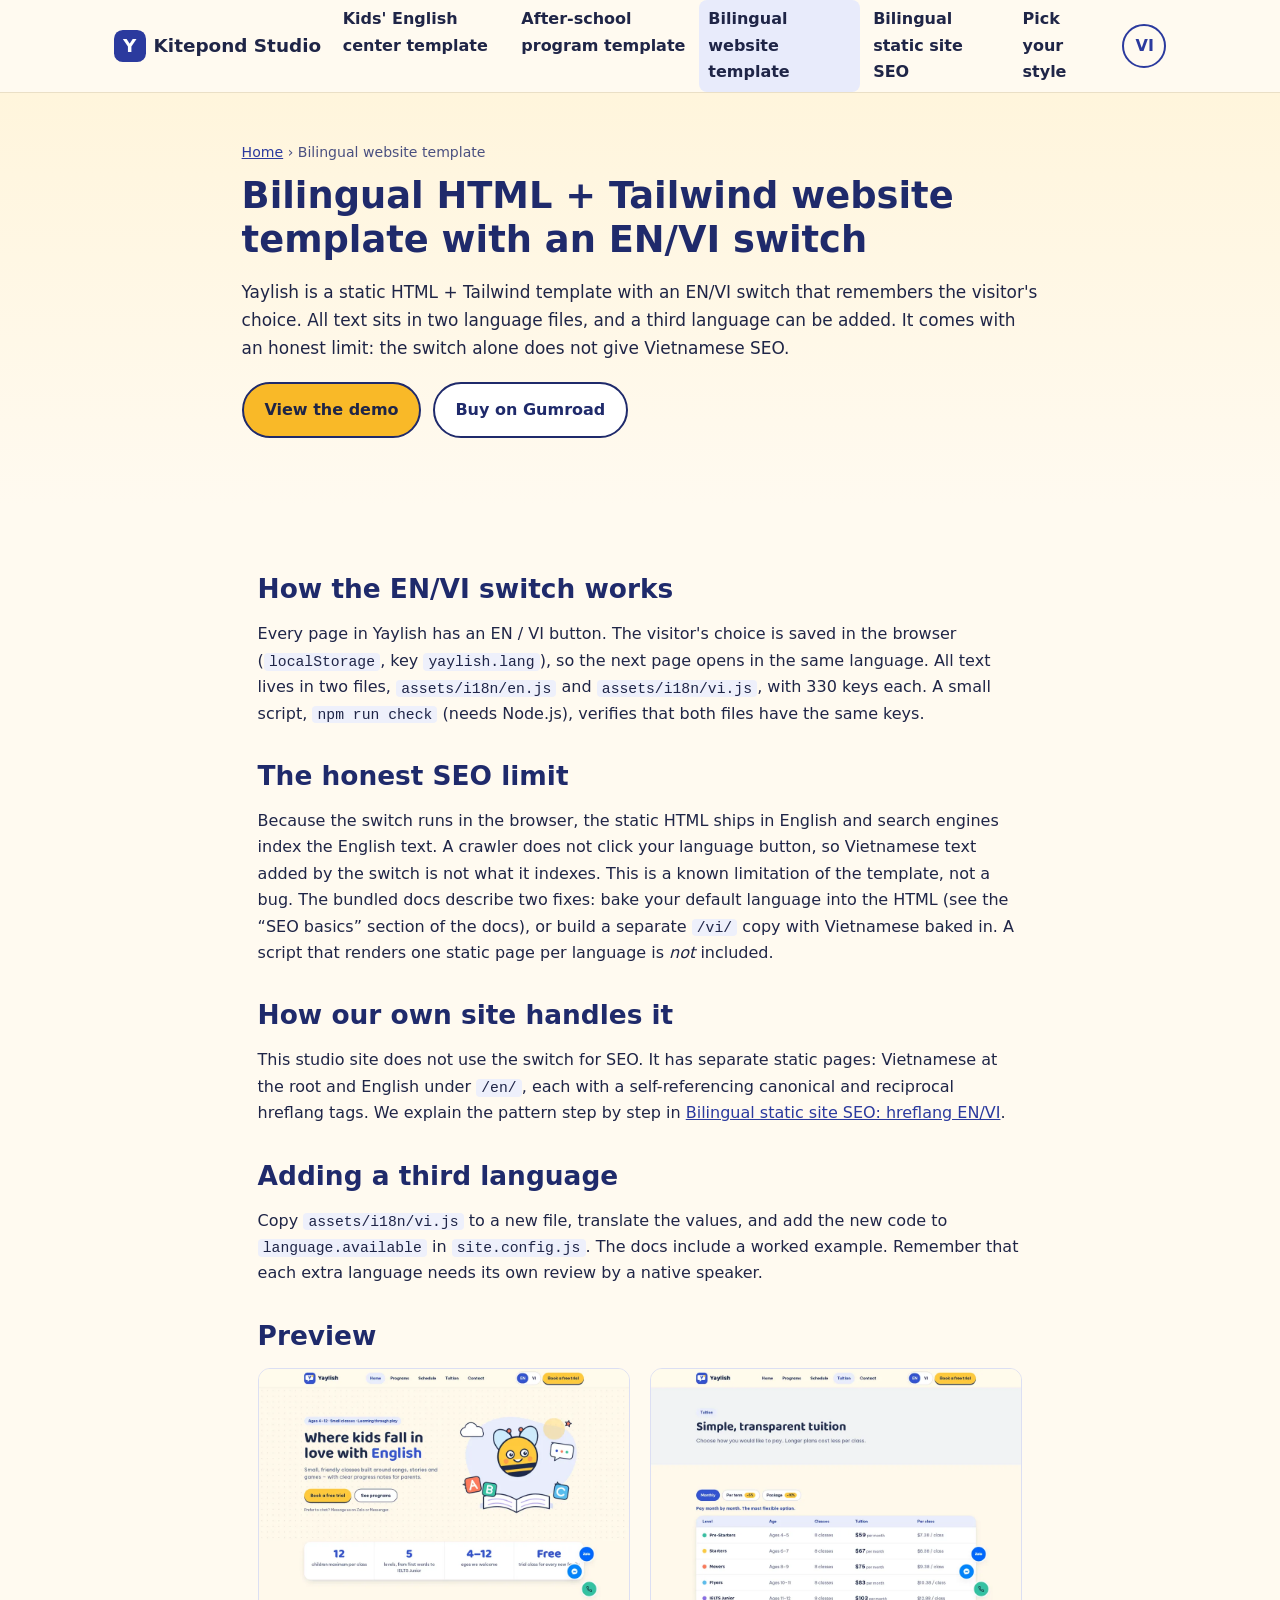
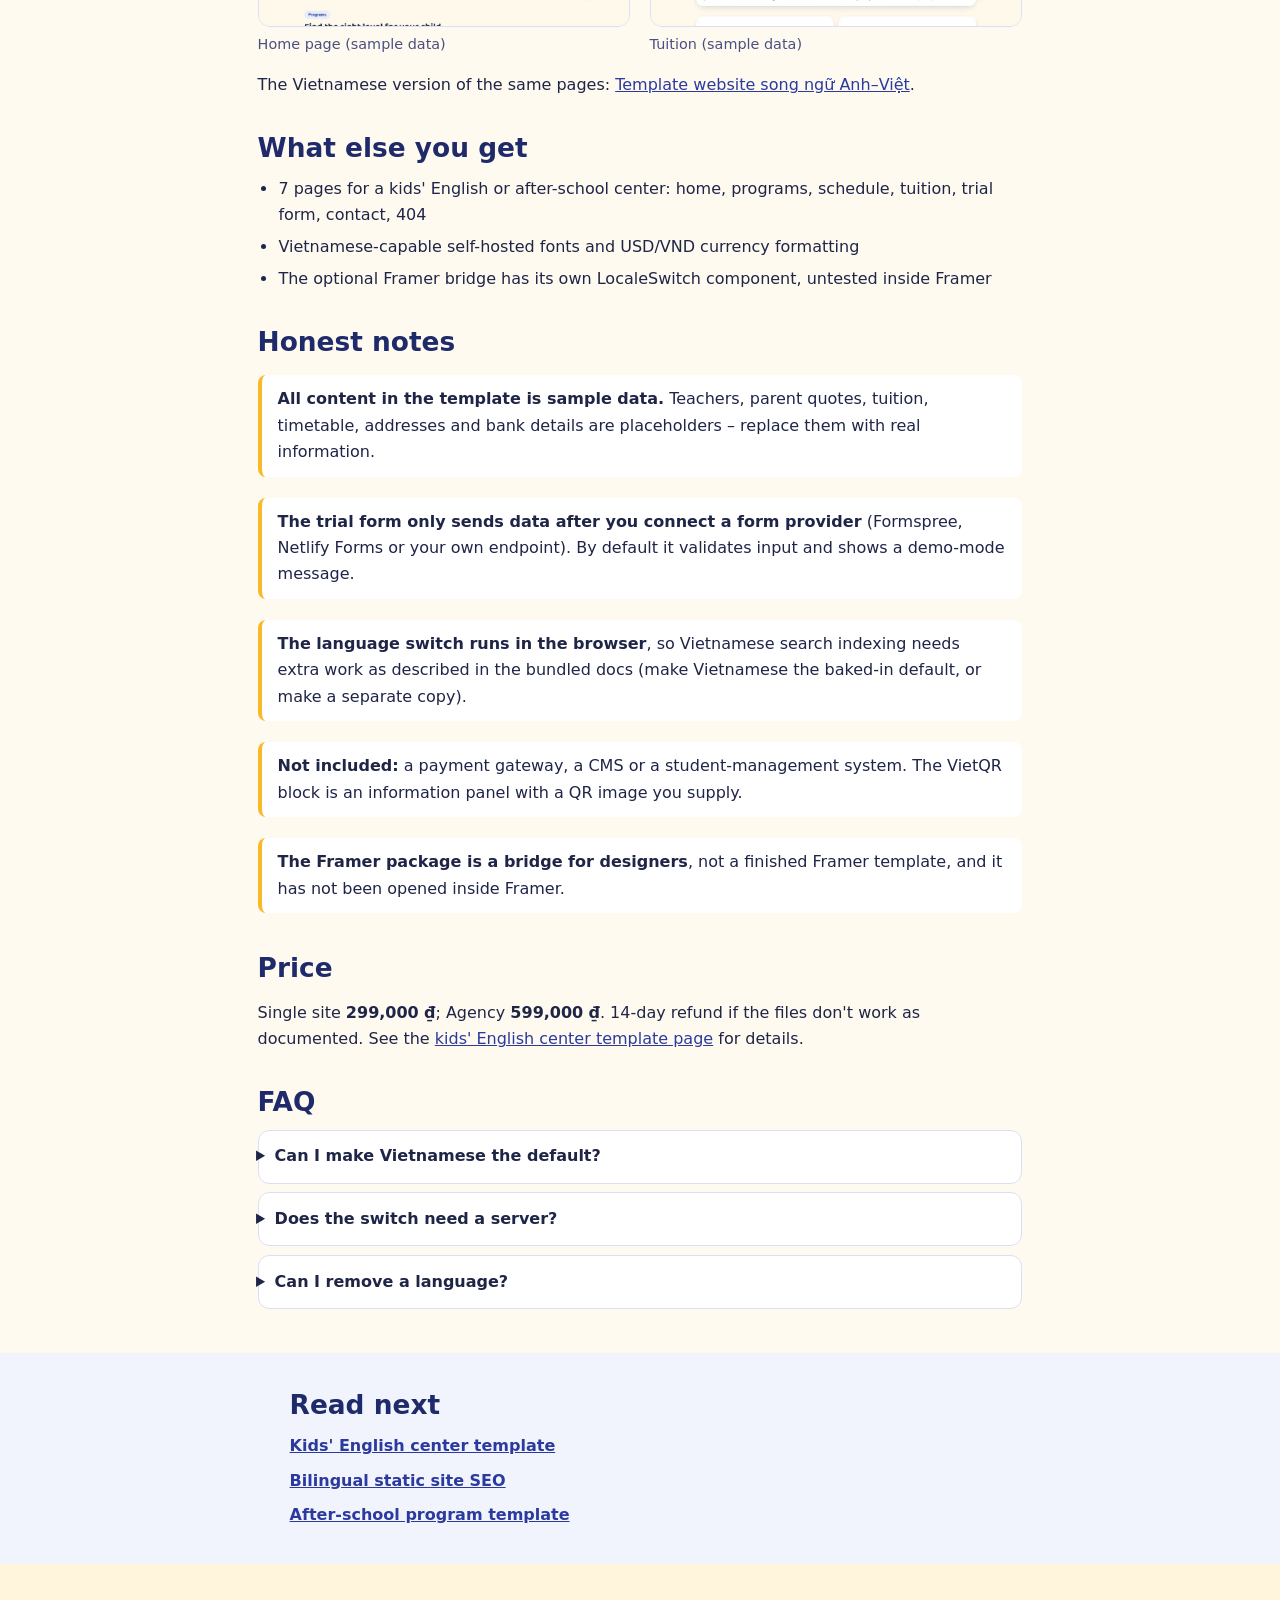
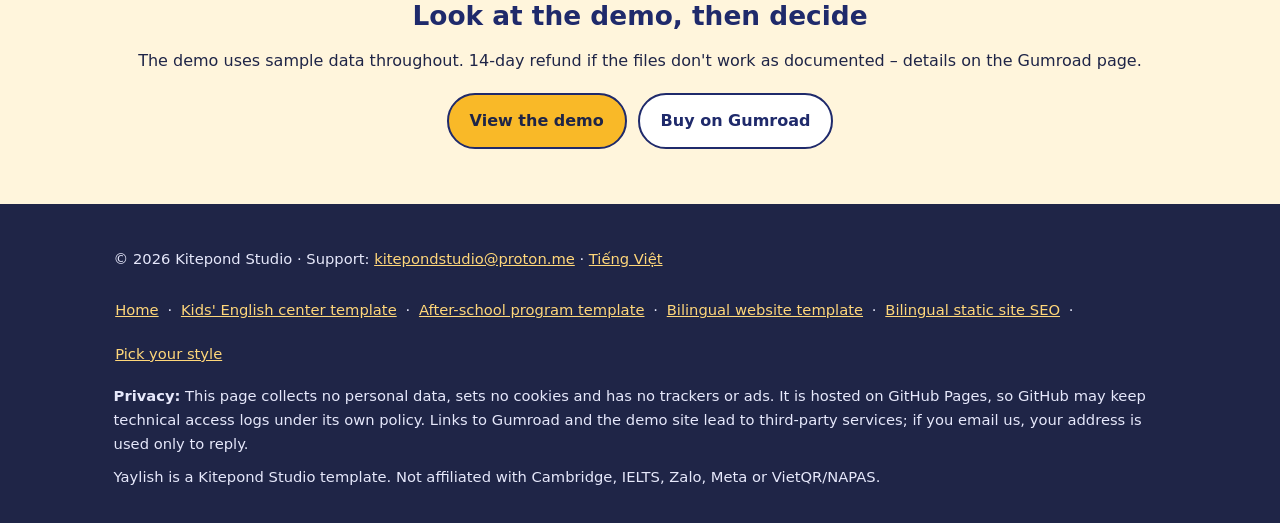
<file: en/bilingual-website-template/index.html>
<!DOCTYPE html>
<html lang="en">
<head>
<meta charset="utf-8">
<meta name="viewport" content="width=device-width, initial-scale=1">
<title>Bilingual Website Template (EN/VI Switch) | Kitepond Studio</title>
<meta name="description" content="Static HTML + Tailwind bilingual website template with an EN/VI switch that remembers the visitor&#x27;s choice. All copy in two language files; add a language.">
<meta name="robots" content="index,follow">
<link rel="canonical" href="https://kitepond.github.io/en/bilingual-website-template/">
<link rel="alternate" hreflang="vi" href="https://kitepond.github.io/template-website-song-ngu-anh-viet/">
<link rel="alternate" hreflang="en" href="https://kitepond.github.io/en/bilingual-website-template/">
<link rel="alternate" hreflang="x-default" href="https://kitepond.github.io/template-website-song-ngu-anh-viet/">
<link rel="icon" href="/favicon.svg" type="image/svg+xml">
<meta name="theme-color" content="#2b3a9e">
<meta property="og:type" content="website">
<meta property="og:site_name" content="Kitepond Studio">
<meta property="og:title" content="Bilingual Website Template (EN/VI Switch) | Kitepond Studio">
<meta property="og:description" content="Static HTML + Tailwind bilingual website template with an EN/VI switch that remembers the visitor&#x27;s choice. All copy in two language files; add a language.">
<meta property="og:url" content="https://kitepond.github.io/en/bilingual-website-template/">
<meta property="og:locale" content="en_US">
<meta property="og:image" content="https://kitepond.github.io/img/og-image.jpg">
<meta property="og:image:width" content="1200">
<meta property="og:image:height" content="675">
<meta property="og:image:alt" content="Yaylish template on desktop and phone: the bilingual home page of a kids&#x27; English center">
<meta name="twitter:card" content="summary_large_image">
<meta name="twitter:title" content="Bilingual Website Template (EN/VI Switch) | Kitepond Studio">
<meta name="twitter:description" content="Static HTML + Tailwind bilingual website template with an EN/VI switch that remembers the visitor&#x27;s choice. All copy in two language files; add a language.">
<meta name="twitter:image" content="https://kitepond.github.io/img/og-image.jpg">
<meta name="twitter:image:alt" content="Yaylish template on desktop and phone: the bilingual home page of a kids&#x27; English center">
<link rel="stylesheet" href="/style.css">
<script type="application/ld+json">
{
  "@context": "https://schema.org",
  "@type": "Product",
  "name": "Yaylish – Kids' English Center Website Template (EN/VI)",
  "description": "Bilingual English/Vietnamese HTML + Tailwind website template for kids' English centers and after-school programs in Vietnam: 7 pages, Zalo/Messenger buttons, tuition table with VietQR block, free-trial form.",
  "image": "https://kitepond.github.io/img/og-image.jpg",
  "brand": {
    "@type": "Brand",
    "name": "Kitepond Studio"
  },
  "sku": "yaylish-1.0.2",
  "url": "https://kitepond.github.io/en/bilingual-website-template/",
  "offers": [
    {
      "@type": "Offer",
      "name": "Single site license (1 website)",
      "price": "299000",
      "priceCurrency": "VND",
      "availability": "https://schema.org/InStock",
      "url": "https://kitepond.gumroad.com/l/yaylish"
    },
    {
      "@type": "Offer",
      "name": "Agency license",
      "price": "599000",
      "priceCurrency": "VND",
      "availability": "https://schema.org/InStock",
      "url": "https://kitepond.gumroad.com/l/yaylish"
    }
  ]
}
</script>
<script type="application/ld+json">
{
  "@context": "https://schema.org",
  "@type": "BreadcrumbList",
  "itemListElement": [
    {
      "@type": "ListItem",
      "position": 1,
      "name": "Kitepond Studio",
      "item": "https://kitepond.github.io/en/"
    },
    {
      "@type": "ListItem",
      "position": 2,
      "name": "Bilingual website template",
      "item": "https://kitepond.github.io/en/bilingual-website-template/"
    }
  ]
}
</script>
</head>
<body>
<a class="skip" href="#main">Skip to content</a>
<header class="top">
<div class="wrap bar">
<a class="brand" href="/en/"><span class="logo" aria-hidden="true">Y</span> <span class="brand-name">Kitepond Studio</span></a>
<nav aria-label="Main navigation"><a href="/en/kids-english-center-website-template/">Kids&#x27; English center template</a><a href="/en/after-school-program-website-template-html/">After-school program template</a><a href="/en/bilingual-website-template/" aria-current="page">Bilingual website template</a><a href="/en/blog/bilingual-static-site-seo-hreflang/">Bilingual static site SEO</a><a href="/en/kids-english-center-templates/">Pick your style</a></nav>
<a class="lang" href="/template-website-song-ngu-anh-viet/" hreflang="vi" lang="vi" aria-label="Xem trang này bằng tiếng Việt">VI</a>
</div>
</header>
<main id="main">
<section class="hero">
<div class="wrap narrow-hero">
<div>
<nav class="crumbs" aria-label="Breadcrumb"><a href="/en/">Home</a> › <span>Bilingual website template</span></nav>
<h1>Bilingual HTML + Tailwind website template with an EN/VI switch</h1>
<p class="lead">Yaylish is a static HTML + Tailwind template with an EN/VI switch that remembers the visitor's choice. All text sits in two language files, and a third language can be added. It comes with an honest limit: the switch alone does not give Vietnamese SEO.</p>
<p class="cta">
<a class="btn primary" href="https://kitepond.github.io/yaylish-demo/">View the demo</a>
<a class="btn" href="https://kitepond.gumroad.com/l/yaylish?utm_source=kitepond-site&utm_medium=landing&utm_campaign=launch-2026&utm_content=bilingual-website-template" rel="noopener">Buy on Gumroad</a>
</p>

</div>

</div>
</section>
<section class="sec">
<div class="wrap prose">
<h2>How the EN/VI switch works</h2><p>Every page in Yaylish has an EN / VI button. The visitor's choice is saved in the browser (<code>localStorage</code>, key <code>yaylish.lang</code>), so the next page opens in the same language. All text lives in two files, <code>assets/i18n/en.js</code> and <code>assets/i18n/vi.js</code>, with 330 keys each. A small script, <code>npm run check</code> (needs Node.js), verifies that both files have the same keys.</p><h2>The honest SEO limit</h2><p>Because the switch runs in the browser, the static HTML ships in English and search engines index the English text. A crawler does not click your language button, so Vietnamese text added by the switch is not what it indexes. This is a known limitation of the template, not a bug. The bundled docs describe two fixes: bake your default language into the HTML (see the “SEO basics” section of the docs), or build a separate <code>/vi/</code> copy with Vietnamese baked in. A script that renders one static page per language is <em>not</em> included.</p><h2>How our own site handles it</h2><p>This studio site does not use the switch for SEO. It has separate static pages: Vietnamese at the root and English under <code>/en/</code>, each with a self-referencing canonical and reciprocal hreflang tags. We explain the pattern step by step in <a href="/en/blog/bilingual-static-site-seo-hreflang/">Bilingual static site SEO: hreflang EN/VI</a>.</p><h2>Adding a third language</h2><p>Copy <code>assets/i18n/vi.js</code> to a new file, translate the values, and add the new code to <code>language.available</code> in <code>site.config.js</code>. The docs include a worked example. Remember that each extra language needs its own review by a native speaker.</p><h2>Preview</h2><div class="gallery"><figure><img src="/img/index-en.webp" width="1000" height="694" loading="lazy" decoding="async" alt="Home page of the Yaylish template in English: large headline, free-trial button and key figures"><figcaption>Home page (sample data)</figcaption></figure><figure><img src="/img/tuition-en.webp" width="1000" height="694" loading="lazy" decoding="async" alt="Tuition page of the Yaylish template: monthly tuition table for five levels with a Monthly / Term / Package toggle"><figcaption>Tuition (sample data)</figcaption></figure></div><p>The Vietnamese version of the same pages: <a href="/template-website-song-ngu-anh-viet/">Template website song ngữ Anh–Việt</a>.</p><h2>What else you get</h2><ul><li>7 pages for a kids' English or after-school center: home, programs, schedule, tuition, trial form, contact, 404</li><li>Vietnamese-capable self-hosted fonts and USD/VND currency formatting</li><li>The optional Framer bridge has its own LocaleSwitch component, untested inside Framer</li></ul><h2>Honest notes</h2><ul class="notes"><li><strong>All content in the template is sample data.</strong> Teachers, parent quotes, tuition, timetable, addresses and bank details are placeholders – replace them with real information.</li><li><strong>The trial form only sends data after you connect a form provider</strong> (Formspree, Netlify Forms or your own endpoint). By default it validates input and shows a demo-mode message.</li><li><strong>The language switch runs in the browser</strong>, so Vietnamese search indexing needs extra work as described in the bundled docs (make Vietnamese the baked-in default, or make a separate copy).</li><li><strong>Not included:</strong> a payment gateway, a CMS or a student-management system. The VietQR block is an information panel with a QR image you supply.</li><li><strong>The Framer package is a bridge for designers</strong>, not a finished Framer template, and it has not been opened inside Framer.</li></ul><h2>Price</h2><p>Single site <strong>299,000 ₫</strong>; Agency <strong>599,000 ₫</strong>. 14-day refund if the files don't work as documented. See the <a href="/en/kids-english-center-website-template/">kids' English center template page</a> for details.</p><h2>FAQ</h2><details><summary>Can I make Vietnamese the default?</summary><p>Yes: set <code>language.default</code> to <code>vi</code> and bake the Vietnamese text into the HTML as described in the docs, or build a separate copy.</p></details><details><summary>Does the switch need a server?</summary><p>No. It runs entirely in the browser; there is no server-side component.</p></details><details><summary>Can I remove a language?</summary><p>Yes. Remove it from <code>language.available</code> and keep a single language file.</p></details>
</div>
</section>
<section class="sec alt"><div class="wrap narrow"><h2>Read next</h2><ul class="related"><li><a href="/en/kids-english-center-website-template/">Kids&#x27; English center template</a></li><li><a href="/en/blog/bilingual-static-site-seo-hreflang/">Bilingual static site SEO</a></li><li><a href="/en/after-school-program-website-template-html/">After-school program template</a></li></ul></div></section>
<section class="sec final"><div class="wrap"><h2>Look at the demo, then decide</h2><p>The demo uses sample data throughout. 14-day refund if the files don't work as documented – details on the Gumroad page.</p><p class="cta"><a class="btn primary" href="https://kitepond.github.io/yaylish-demo/">View the demo</a><a class="btn" href="https://kitepond.gumroad.com/l/yaylish?utm_source=kitepond-site&utm_medium=landing&utm_campaign=launch-2026&utm_content=bilingual-website-template" rel="noopener">Buy on Gumroad</a></p></div></section>
</main>
<footer class="foot">
<div class="wrap">
<p>© 2026 Kitepond Studio · Support: <a href="mailto:kitepondstudio@proton.me">kitepondstudio@proton.me</a> · <a href="/template-website-song-ngu-anh-viet/" hreflang="vi" lang="vi">Tiếng Việt</a></p>
<p class="foot-links"><a href="/en/">Home</a> · <a href="/en/kids-english-center-website-template/">Kids&#x27; English center template</a> · <a href="/en/after-school-program-website-template-html/">After-school program template</a> · <a href="/en/bilingual-website-template/">Bilingual website template</a> · <a href="/en/blog/bilingual-static-site-seo-hreflang/">Bilingual static site SEO</a> · <a href="/en/kids-english-center-templates/">Pick your style</a></p>
<p><strong>Privacy:</strong> This page collects no personal data, sets no cookies and has no trackers or ads. It is hosted on GitHub Pages, so GitHub may keep technical access logs under its own policy. Links to Gumroad and the demo site lead to third-party services; if you email us, your address is used only to reply.</p>
<p>Yaylish is a Kitepond Studio template. Not affiliated with Cambridge, IELTS, Zalo, Meta or VietQR/NAPAS.</p>
</div>
</footer>
</body>
</html>
</file>
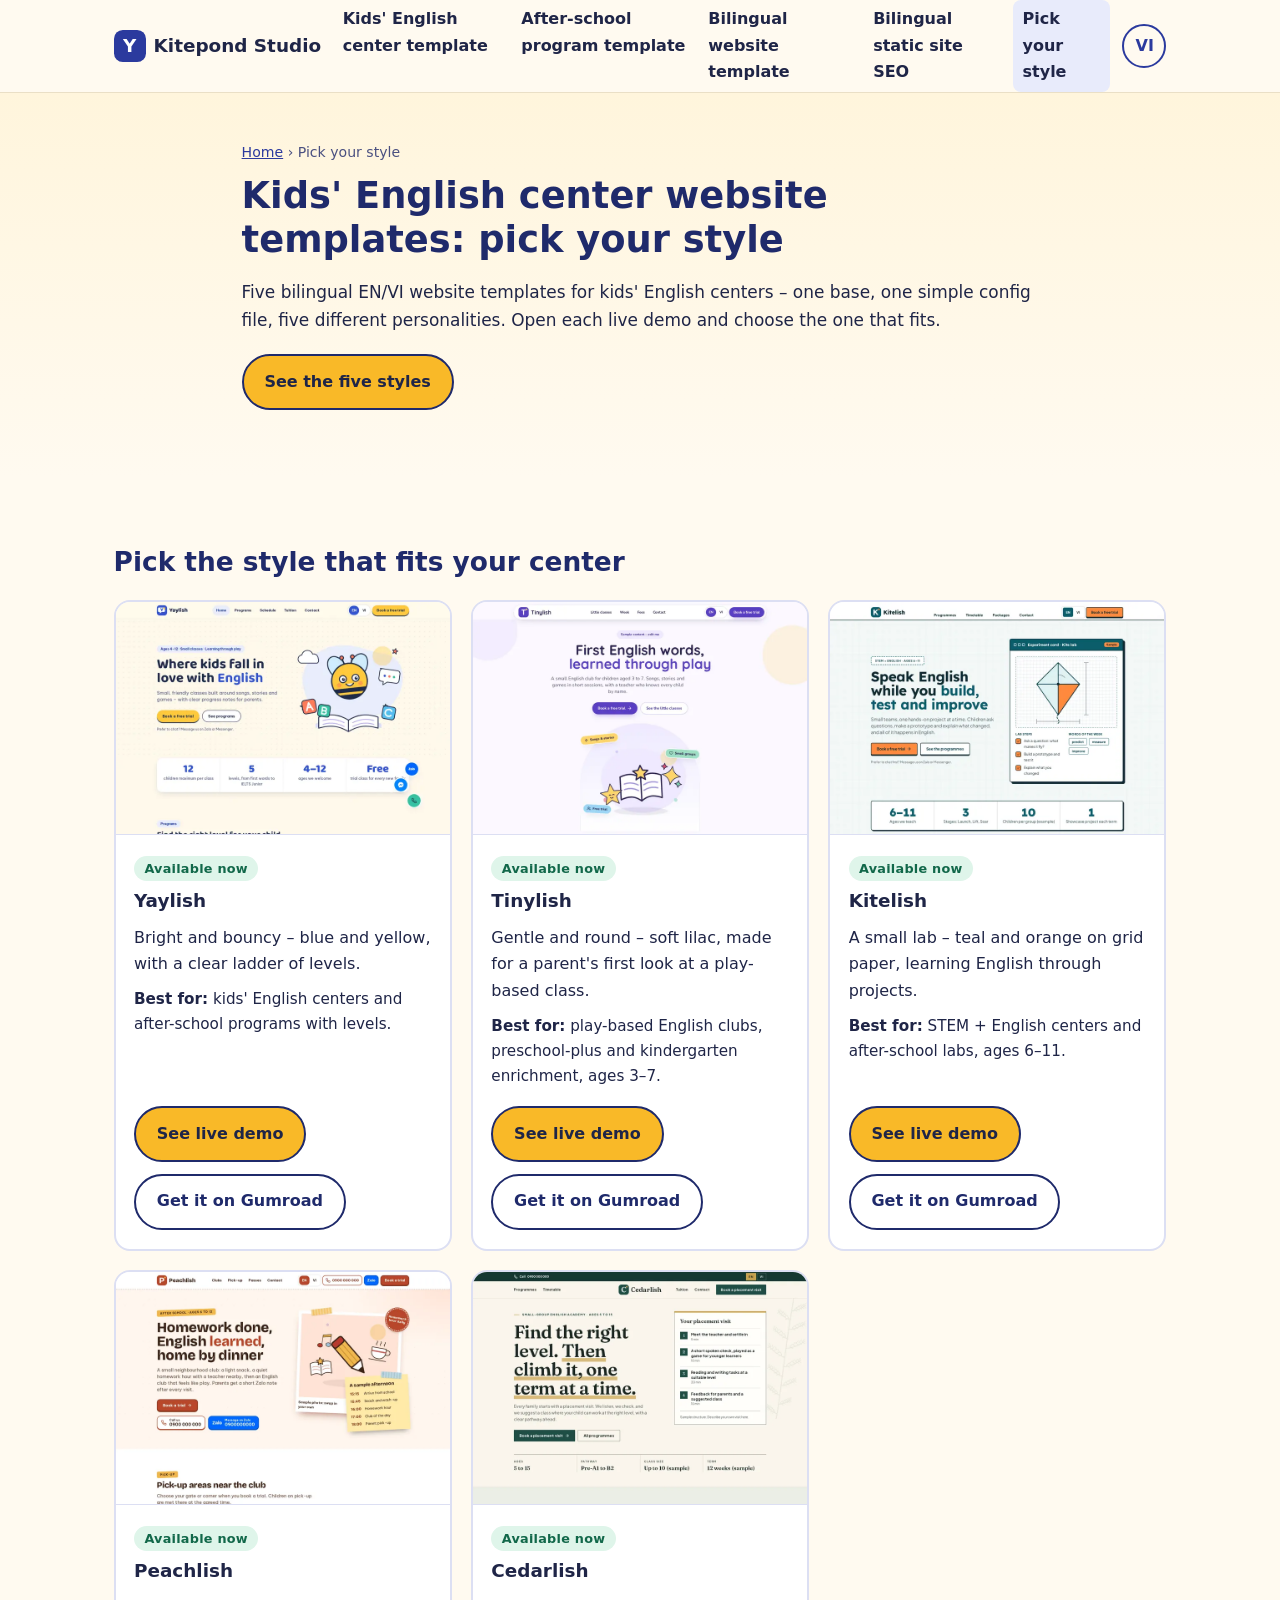
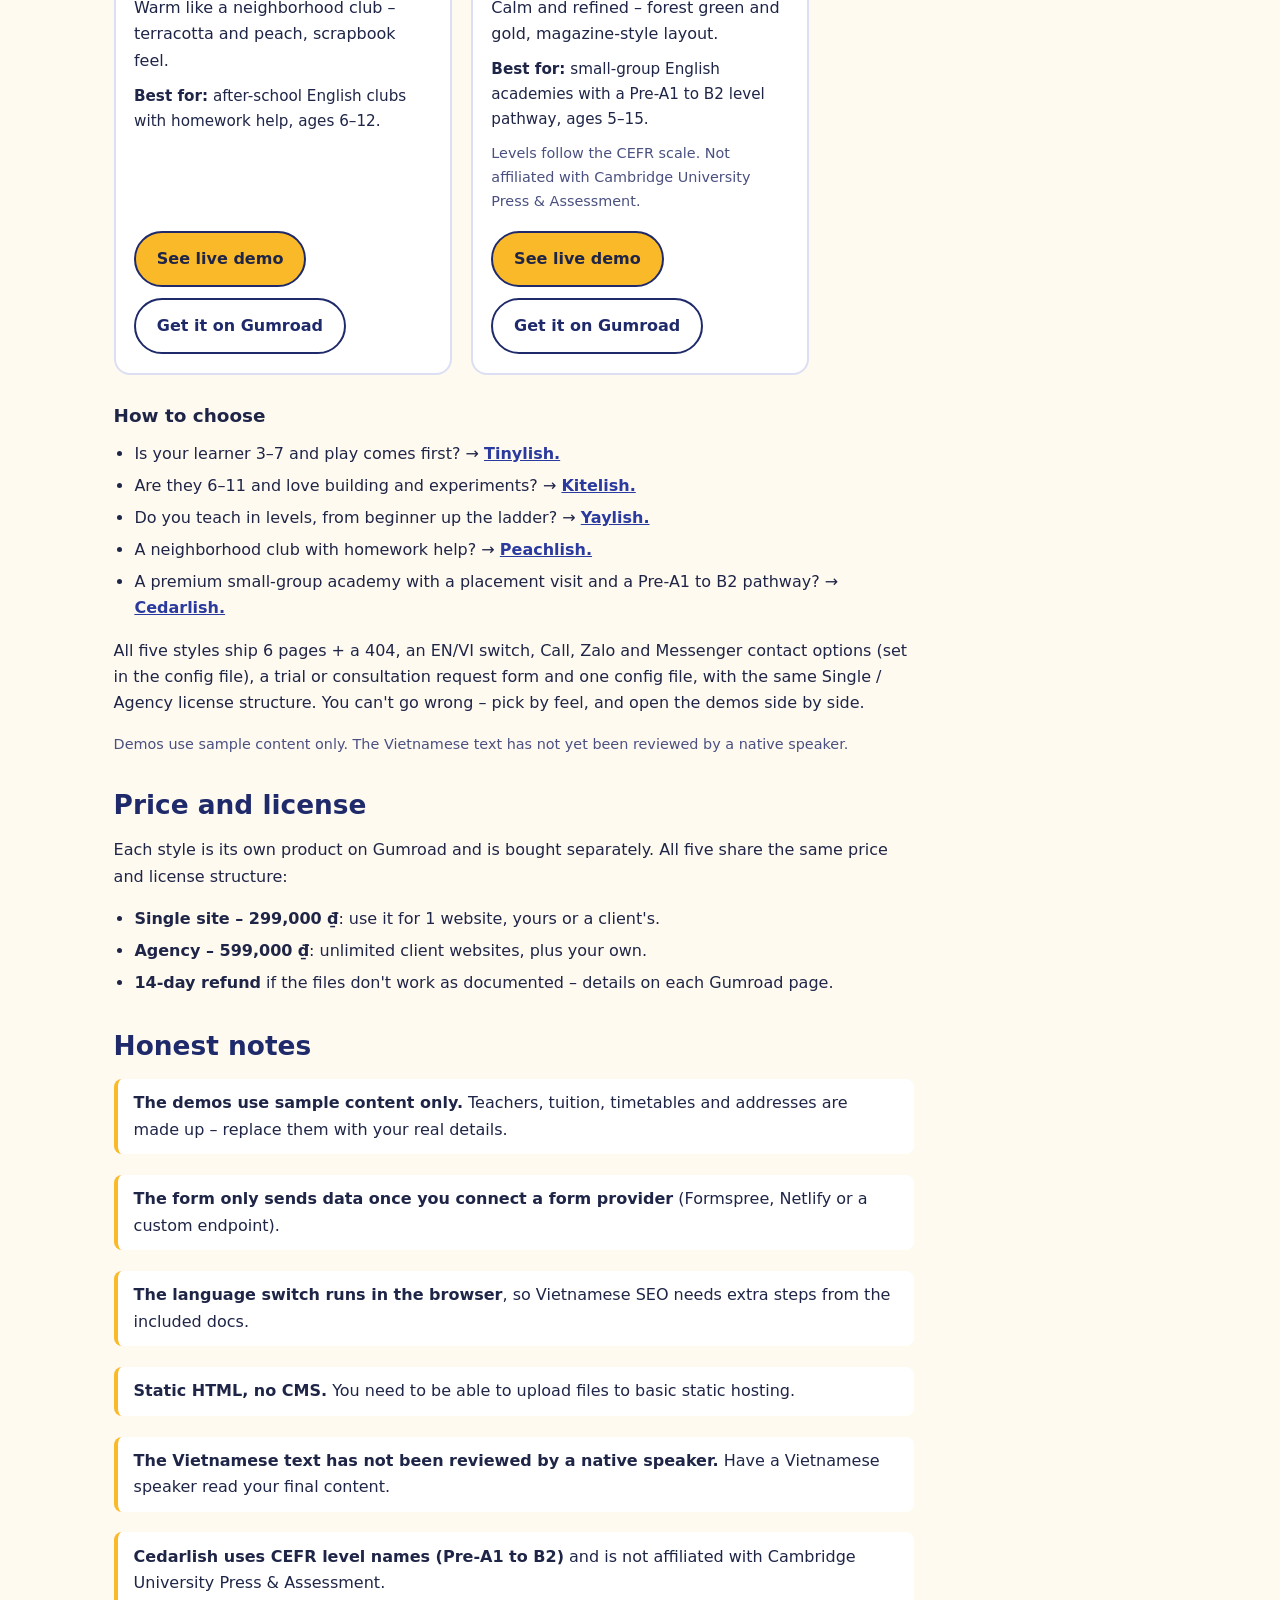
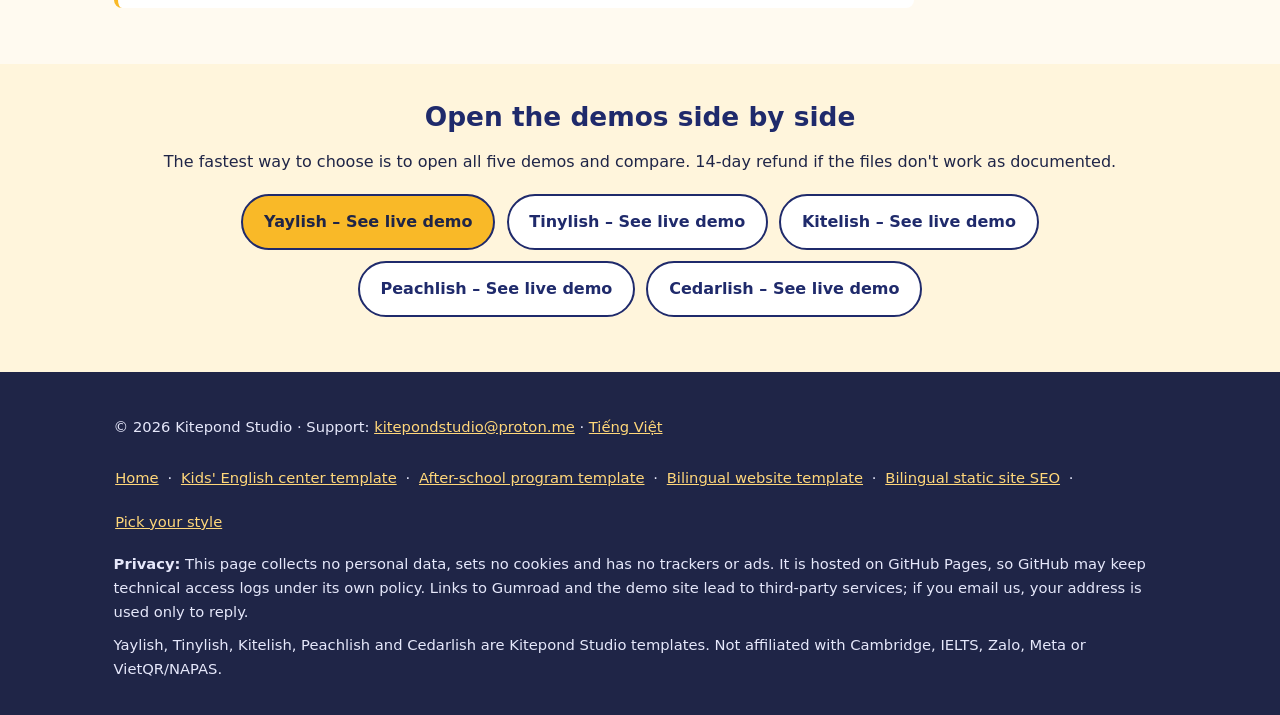
<file: en/kids-english-center-templates/index.html>
<!DOCTYPE html>
<html lang="en">
<head>
<meta charset="utf-8">
<meta name="viewport" content="width=device-width, initial-scale=1">
<title>Kids&#x27; English Center Website Templates – 5 Styles</title>
<meta name="description" content="Yaylish, Tinylish, Kitelish, Peachlish and Cedarlish: five bilingual EN/VI website templates for kids&#x27; English centers. Live demos, 299,000 ₫, 14-day refund.">
<meta name="robots" content="index,follow">
<link rel="canonical" href="https://kitepond.github.io/en/kids-english-center-templates/">
<link rel="alternate" hreflang="vi" href="https://kitepond.github.io/mau-website-trung-tam-tieng-anh-tre-em/">
<link rel="alternate" hreflang="en" href="https://kitepond.github.io/en/kids-english-center-templates/">
<link rel="alternate" hreflang="x-default" href="https://kitepond.github.io/mau-website-trung-tam-tieng-anh-tre-em/">
<link rel="icon" href="/favicon.svg" type="image/svg+xml">
<meta name="theme-color" content="#2b3a9e">
<meta property="og:type" content="website">
<meta property="og:site_name" content="Kitepond Studio">
<meta property="og:title" content="Kids&#x27; English Center Website Templates – 5 Styles">
<meta property="og:description" content="Yaylish, Tinylish, Kitelish, Peachlish and Cedarlish: five bilingual EN/VI website templates for kids&#x27; English centers. Live demos, 299,000 ₫, 14-day refund.">
<meta property="og:url" content="https://kitepond.github.io/en/kids-english-center-templates/">
<meta property="og:locale" content="en_US">
<meta property="og:image" content="https://kitepond.github.io/img/og-image.jpg">
<meta property="og:image:width" content="1200">
<meta property="og:image:height" content="675">
<meta property="og:image:alt" content="Yaylish template on desktop and phone: the bilingual home page of a kids&#x27; English center">
<meta name="twitter:card" content="summary_large_image">
<meta name="twitter:title" content="Kids&#x27; English Center Website Templates – 5 Styles">
<meta name="twitter:description" content="Yaylish, Tinylish, Kitelish, Peachlish and Cedarlish: five bilingual EN/VI website templates for kids&#x27; English centers. Live demos, 299,000 ₫, 14-day refund.">
<meta name="twitter:image" content="https://kitepond.github.io/img/og-image.jpg">
<meta name="twitter:image:alt" content="Yaylish template on desktop and phone: the bilingual home page of a kids&#x27; English center">
<link rel="stylesheet" href="/style.css">
<script type="application/ld+json">
{
  "@context": "https://schema.org",
  "@type": "ItemList",
  "name": "Five kids' English center website templates by Kitepond Studio",
  "numberOfItems": 5,
  "itemListElement": [
    {
      "@type": "ListItem",
      "position": 1,
      "item": {
        "@type": "Product",
        "name": "Yaylish – Kids' English Center Website Template (EN/VI)",
        "description": "Bright and bouncy – blue and yellow, with a clear ladder of levels. Best for: kids' English centers and after-school programs with levels.",
        "image": "https://kitepond.github.io/img/catalog-yaylish-en.webp",
        "brand": {
          "@type": "Brand",
          "name": "Kitepond Studio"
        },
        "sku": "yaylish-1.0.2",
        "url": "https://kitepond.gumroad.com/l/yaylish",
        "offers": [
          {
            "@type": "Offer",
            "name": "Single site license (1 website)",
            "price": "299000",
            "priceCurrency": "VND",
            "availability": "https://schema.org/InStock",
            "url": "https://kitepond.gumroad.com/l/yaylish"
          },
          {
            "@type": "Offer",
            "name": "Agency license",
            "price": "599000",
            "priceCurrency": "VND",
            "availability": "https://schema.org/InStock",
            "url": "https://kitepond.gumroad.com/l/yaylish"
          }
        ]
      }
    },
    {
      "@type": "ListItem",
      "position": 2,
      "item": {
        "@type": "Product",
        "name": "Tinylish – Play-based English Class Website Template, ages 3–7 (EN/VI)",
        "description": "Gentle and round – soft lilac, made for a parent's first look at a play-based class. Best for: play-based English clubs, preschool-plus and kindergarten enrichment, ages 3–7.",
        "image": "https://kitepond.github.io/img/catalog-tinylish-en.webp",
        "brand": {
          "@type": "Brand",
          "name": "Kitepond Studio"
        },
        "sku": "tinylish-1.0.1",
        "url": "https://kitepond.gumroad.com/l/tinylish",
        "offers": [
          {
            "@type": "Offer",
            "name": "Single site license (1 website)",
            "price": "299000",
            "priceCurrency": "VND",
            "availability": "https://schema.org/InStock",
            "url": "https://kitepond.gumroad.com/l/tinylish"
          },
          {
            "@type": "Offer",
            "name": "Agency license",
            "price": "599000",
            "priceCurrency": "VND",
            "availability": "https://schema.org/InStock",
            "url": "https://kitepond.gumroad.com/l/tinylish"
          }
        ]
      }
    },
    {
      "@type": "ListItem",
      "position": 3,
      "item": {
        "@type": "Product",
        "name": "Kitelish – STEM + English Center Website Template, ages 6–11 (EN/VI)",
        "description": "A small lab – teal and orange on grid paper, learning English through projects. Best for: STEM + English centers and after-school labs, ages 6–11.",
        "image": "https://kitepond.github.io/img/catalog-kitelish-en.webp",
        "brand": {
          "@type": "Brand",
          "name": "Kitepond Studio"
        },
        "sku": "kitelish-1.0.0",
        "url": "https://kitepond.gumroad.com/l/kitelish",
        "offers": [
          {
            "@type": "Offer",
            "name": "Single site license (1 website)",
            "price": "299000",
            "priceCurrency": "VND",
            "availability": "https://schema.org/InStock",
            "url": "https://kitepond.gumroad.com/l/kitelish"
          },
          {
            "@type": "Offer",
            "name": "Agency license",
            "price": "599000",
            "priceCurrency": "VND",
            "availability": "https://schema.org/InStock",
            "url": "https://kitepond.gumroad.com/l/kitelish"
          }
        ]
      }
    },
    {
      "@type": "ListItem",
      "position": 4,
      "item": {
        "@type": "Product",
        "name": "Peachlish – After-school English Club Website Template, ages 6–12 (EN/VI)",
        "description": "Warm like a neighborhood club – terracotta and peach, scrapbook feel. Best for: after-school English clubs with homework help, ages 6–12.",
        "image": "https://kitepond.github.io/img/catalog-peachlish-en.webp",
        "brand": {
          "@type": "Brand",
          "name": "Kitepond Studio"
        },
        "sku": "peachlish-1.0.0",
        "url": "https://kitepond.gumroad.com/l/peachlish",
        "offers": [
          {
            "@type": "Offer",
            "name": "Single site license (1 website)",
            "price": "299000",
            "priceCurrency": "VND",
            "availability": "https://schema.org/InStock",
            "url": "https://kitepond.gumroad.com/l/peachlish"
          },
          {
            "@type": "Offer",
            "name": "Agency license",
            "price": "599000",
            "priceCurrency": "VND",
            "availability": "https://schema.org/InStock",
            "url": "https://kitepond.gumroad.com/l/peachlish"
          }
        ]
      }
    },
    {
      "@type": "ListItem",
      "position": 5,
      "item": {
        "@type": "Product",
        "name": "Cedarlish – Small-group English Academy Website Template, Pre-A1 to B2, ages 5–15 (EN/VI)",
        "description": "Calm and refined – forest green and gold, magazine-style layout. Best for: small-group English academies with a Pre-A1 to B2 level pathway, ages 5–15.",
        "image": "https://kitepond.github.io/img/catalog-cedarlish-en.webp",
        "brand": {
          "@type": "Brand",
          "name": "Kitepond Studio"
        },
        "sku": "cedarlish-1.0.0",
        "url": "https://kitepond.gumroad.com/l/cedarlish",
        "offers": [
          {
            "@type": "Offer",
            "name": "Single site license (1 website)",
            "price": "299000",
            "priceCurrency": "VND",
            "availability": "https://schema.org/InStock",
            "url": "https://kitepond.gumroad.com/l/cedarlish"
          },
          {
            "@type": "Offer",
            "name": "Agency license",
            "price": "599000",
            "priceCurrency": "VND",
            "availability": "https://schema.org/InStock",
            "url": "https://kitepond.gumroad.com/l/cedarlish"
          }
        ]
      }
    }
  ]
}
</script>
<script type="application/ld+json">
{
  "@context": "https://schema.org",
  "@type": "BreadcrumbList",
  "itemListElement": [
    {
      "@type": "ListItem",
      "position": 1,
      "name": "Kitepond Studio",
      "item": "https://kitepond.github.io/en/"
    },
    {
      "@type": "ListItem",
      "position": 2,
      "name": "Pick your style",
      "item": "https://kitepond.github.io/en/kids-english-center-templates/"
    }
  ]
}
</script>
</head>
<body>
<a class="skip" href="#main">Skip to content</a>
<header class="top">
<div class="wrap bar">
<a class="brand" href="/en/"><span class="logo" aria-hidden="true">Y</span> <span class="brand-name">Kitepond Studio</span></a>
<nav aria-label="Main navigation"><a href="/en/kids-english-center-website-template/">Kids&#x27; English center template</a><a href="/en/after-school-program-website-template-html/">After-school program template</a><a href="/en/bilingual-website-template/">Bilingual website template</a><a href="/en/blog/bilingual-static-site-seo-hreflang/">Bilingual static site SEO</a><a href="/en/kids-english-center-templates/" aria-current="page">Pick your style</a></nav>
<a class="lang" href="/mau-website-trung-tam-tieng-anh-tre-em/" hreflang="vi" lang="vi" aria-label="Xem trang này bằng tiếng Việt">VI</a>
</div>
</header>
<main id="main">
<section class="hero">
<div class="wrap narrow-hero">
<div>
<nav class="crumbs" aria-label="Breadcrumb"><a href="/en/">Home</a> › <span>Pick your style</span></nav>
<h1>Kids&#x27; English center website templates: pick your style</h1>
<p class="lead">Five bilingual EN/VI website templates for kids&#x27; English centers – one base, one simple config file, five different personalities. Open each live demo and choose the one that fits.</p>
<p class="cta">
<a class="btn primary" href="#styles">See the five styles</a>
</p>

</div>

</div>
</section>
<section class="sec">
<div class="wrap prose wide">
<h2 id="styles">Pick the style that fits your center</h2>
<div class="styles">
<article class="style-card" id="style-yaylish"><img src="/img/catalog-yaylish-en.webp" width="800" height="556" loading="lazy" decoding="async" alt="Yaylish demo home page: blue and yellow design with a free-trial button and key figures"><div class="style-body"><p class="badge">Available now</p><h3>Yaylish</h3><p>Bright and bouncy – blue and yellow, with a clear ladder of levels.</p><p class="fit"><strong>Best for:</strong> kids&#x27; English centers and after-school programs with levels.</p><p class="cta"><a class="btn primary" href="https://kitepond.github.io/yaylish-demo/" rel="noopener">See live demo</a><a class="btn" href="https://kitepond.gumroad.com/l/yaylish?utm_source=kitepond-site&amp;utm_medium=landing&amp;utm_campaign=launch-2026&amp;utm_content=catalog-yaylish" rel="noopener">Get it on Gumroad</a></p></div></article>
<article class="style-card" id="style-tinylish"><img src="/img/catalog-tinylish-en.webp" width="800" height="556" loading="lazy" decoding="async" alt="Tinylish demo home page: soft lilac design with a large headline and a free-trial button"><div class="style-body"><p class="badge">Available now</p><h3>Tinylish</h3><p>Gentle and round – soft lilac, made for a parent&#x27;s first look at a play-based class.</p><p class="fit"><strong>Best for:</strong> play-based English clubs, preschool-plus and kindergarten enrichment, ages 3–7.</p><p class="cta"><a class="btn primary" href="https://kitepond.github.io/tinylish-demo/" rel="noopener">See live demo</a><a class="btn" href="https://kitepond.gumroad.com/l/tinylish?utm_source=kitepond-site&amp;utm_medium=landing&amp;utm_campaign=launch-2026&amp;utm_content=catalog-tinylish" rel="noopener">Get it on Gumroad</a></p></div></article>
<article class="style-card" id="style-kitelish"><img src="/img/catalog-kitelish-en.webp" width="800" height="556" loading="lazy" decoding="async" alt="Kitelish demo home page: teal and orange design on grid paper with an experiment diagram"><div class="style-body"><p class="badge">Available now</p><h3>Kitelish</h3><p>A small lab – teal and orange on grid paper, learning English through projects.</p><p class="fit"><strong>Best for:</strong> STEM + English centers and after-school labs, ages 6–11.</p><p class="cta"><a class="btn primary" href="https://kitepond.github.io/kitelish-demo/" rel="noopener">See live demo</a><a class="btn" href="https://kitepond.gumroad.com/l/kitelish?utm_source=kitepond-site&amp;utm_medium=landing&amp;utm_campaign=launch-2026&amp;utm_content=catalog-kitelish" rel="noopener">Get it on Gumroad</a></p></div></article>
<article class="style-card" id="style-peachlish"><img src="/img/catalog-peachlish-en.webp" width="800" height="556" loading="lazy" decoding="async" alt="Peachlish demo home page: peach and terracotta scrapbook-style design with a sample afternoon schedule and Call, Zalo and trial buttons"><div class="style-body"><p class="badge">Available now</p><h3>Peachlish</h3><p>Warm like a neighborhood club – terracotta and peach, scrapbook feel.</p><p class="fit"><strong>Best for:</strong> after-school English clubs with homework help, ages 6–12.</p><p class="cta"><a class="btn primary" href="https://kitepond.github.io/peachlish-demo/" rel="noopener">See live demo</a><a class="btn" href="https://kitepond.gumroad.com/l/peachlish?utm_source=kitepond-site&amp;utm_medium=landing&amp;utm_campaign=launch-2026&amp;utm_content=catalog-peachlish" rel="noopener">Get it on Gumroad</a></p></div></article>
<article class="style-card" id="style-cedarlish"><img src="/img/catalog-cedarlish-en.webp" width="800" height="556" loading="lazy" decoding="async" alt="Cedarlish demo home page: forest green and gold magazine-style design with a large headline, a placement-visit button and a Pre-A1 to B2 level pathway"><div class="style-body"><p class="badge">Available now</p><h3>Cedarlish</h3><p>Calm and refined – forest green and gold, magazine-style layout.</p><p class="fit"><strong>Best for:</strong> small-group English academies with a Pre-A1 to B2 level pathway, ages 5–15.</p><p class="small">Levels follow the CEFR scale. Not affiliated with Cambridge University Press &amp; Assessment.</p><p class="cta"><a class="btn primary" href="https://kitepond.github.io/cedarlish-demo/" rel="noopener">See live demo</a><a class="btn" href="https://kitepond.gumroad.com/l/cedarlish?utm_source=kitepond-site&amp;utm_medium=landing&amp;utm_campaign=launch-2026&amp;utm_content=catalog-cedarlish" rel="noopener">Get it on Gumroad</a></p></div></article>
</div>
<h3 class="choose-h">How to choose</h3><ul class="choose"><li>Is your learner 3–7 and play comes first? → <a href="#style-tinylish"><strong>Tinylish.</strong></a></li><li>Are they 6–11 and love building and experiments? → <a href="#style-kitelish"><strong>Kitelish.</strong></a></li><li>Do you teach in levels, from beginner up the ladder? → <a href="#style-yaylish"><strong>Yaylish.</strong></a></li><li>A neighborhood club with homework help? → <a href="#style-peachlish"><strong>Peachlish.</strong></a></li><li>A premium small-group academy with a placement visit and a Pre-A1 to B2 pathway? → <a href="#style-cedarlish"><strong>Cedarlish.</strong></a></li></ul>
<p>All five styles ship 6 pages + a 404, an EN/VI switch, Call, Zalo and Messenger contact options (set in the config file), a trial or consultation request form and one config file, with the same Single / Agency license structure. You can&#x27;t go wrong – pick by feel, and open the demos side by side.</p>
<p class="small">Demos use sample content only. The Vietnamese text has not yet been reviewed by a native speaker.</p>
<h2>Price and license</h2><p>Each style is its own product on Gumroad and is bought separately. All five share the same price and license structure:</p><ul><li><strong>Single site – 299,000 ₫</strong>: use it for 1 website, yours or a client's.</li><li><strong>Agency – 599,000 ₫</strong>: unlimited client websites, plus your own.</li><li><strong>14-day refund</strong> if the files don't work as documented – details on each Gumroad page.</li></ul>
<h2>Honest notes</h2><ul class="notes"><li><strong>The demos use sample content only.</strong> Teachers, tuition, timetables and addresses are made up – replace them with your real details.</li><li><strong>The form only sends data once you connect a form provider</strong> (Formspree, Netlify or a custom endpoint).</li><li><strong>The language switch runs in the browser</strong>, so Vietnamese SEO needs extra steps from the included docs.</li><li><strong>Static HTML, no CMS.</strong> You need to be able to upload files to basic static hosting.</li><li><strong>The Vietnamese text has not been reviewed by a native speaker.</strong> Have a Vietnamese speaker read your final content.</li><li><strong>Cedarlish uses CEFR level names (Pre-A1 to B2)</strong> and is not affiliated with Cambridge University Press & Assessment.</li></ul>
</div>
</section>

<section class="sec final"><div class="wrap"><h2>Open the demos side by side</h2><p>The fastest way to choose is to open all five demos and compare. 14-day refund if the files don&#x27;t work as documented.</p><p class="cta"><a class="btn primary" href="https://kitepond.github.io/yaylish-demo/" rel="noopener">Yaylish – See live demo</a><a class="btn" href="https://kitepond.github.io/tinylish-demo/" rel="noopener">Tinylish – See live demo</a><a class="btn" href="https://kitepond.github.io/kitelish-demo/" rel="noopener">Kitelish – See live demo</a><a class="btn" href="https://kitepond.github.io/peachlish-demo/" rel="noopener">Peachlish – See live demo</a><a class="btn" href="https://kitepond.github.io/cedarlish-demo/" rel="noopener">Cedarlish – See live demo</a></p></div></section>
</main>
<footer class="foot">
<div class="wrap">
<p>© 2026 Kitepond Studio · Support: <a href="mailto:kitepondstudio@proton.me">kitepondstudio@proton.me</a> · <a href="/mau-website-trung-tam-tieng-anh-tre-em/" hreflang="vi" lang="vi">Tiếng Việt</a></p>
<p class="foot-links"><a href="/en/">Home</a> · <a href="/en/kids-english-center-website-template/">Kids&#x27; English center template</a> · <a href="/en/after-school-program-website-template-html/">After-school program template</a> · <a href="/en/bilingual-website-template/">Bilingual website template</a> · <a href="/en/blog/bilingual-static-site-seo-hreflang/">Bilingual static site SEO</a> · <a href="/en/kids-english-center-templates/">Pick your style</a></p>
<p><strong>Privacy:</strong> This page collects no personal data, sets no cookies and has no trackers or ads. It is hosted on GitHub Pages, so GitHub may keep technical access logs under its own policy. Links to Gumroad and the demo site lead to third-party services; if you email us, your address is used only to reply.</p>
<p>Yaylish, Tinylish, Kitelish, Peachlish and Cedarlish are Kitepond Studio templates. Not affiliated with Cambridge, IELTS, Zalo, Meta or VietQR/NAPAS.</p>
</div>
</footer>
</body>
</html>
</file>
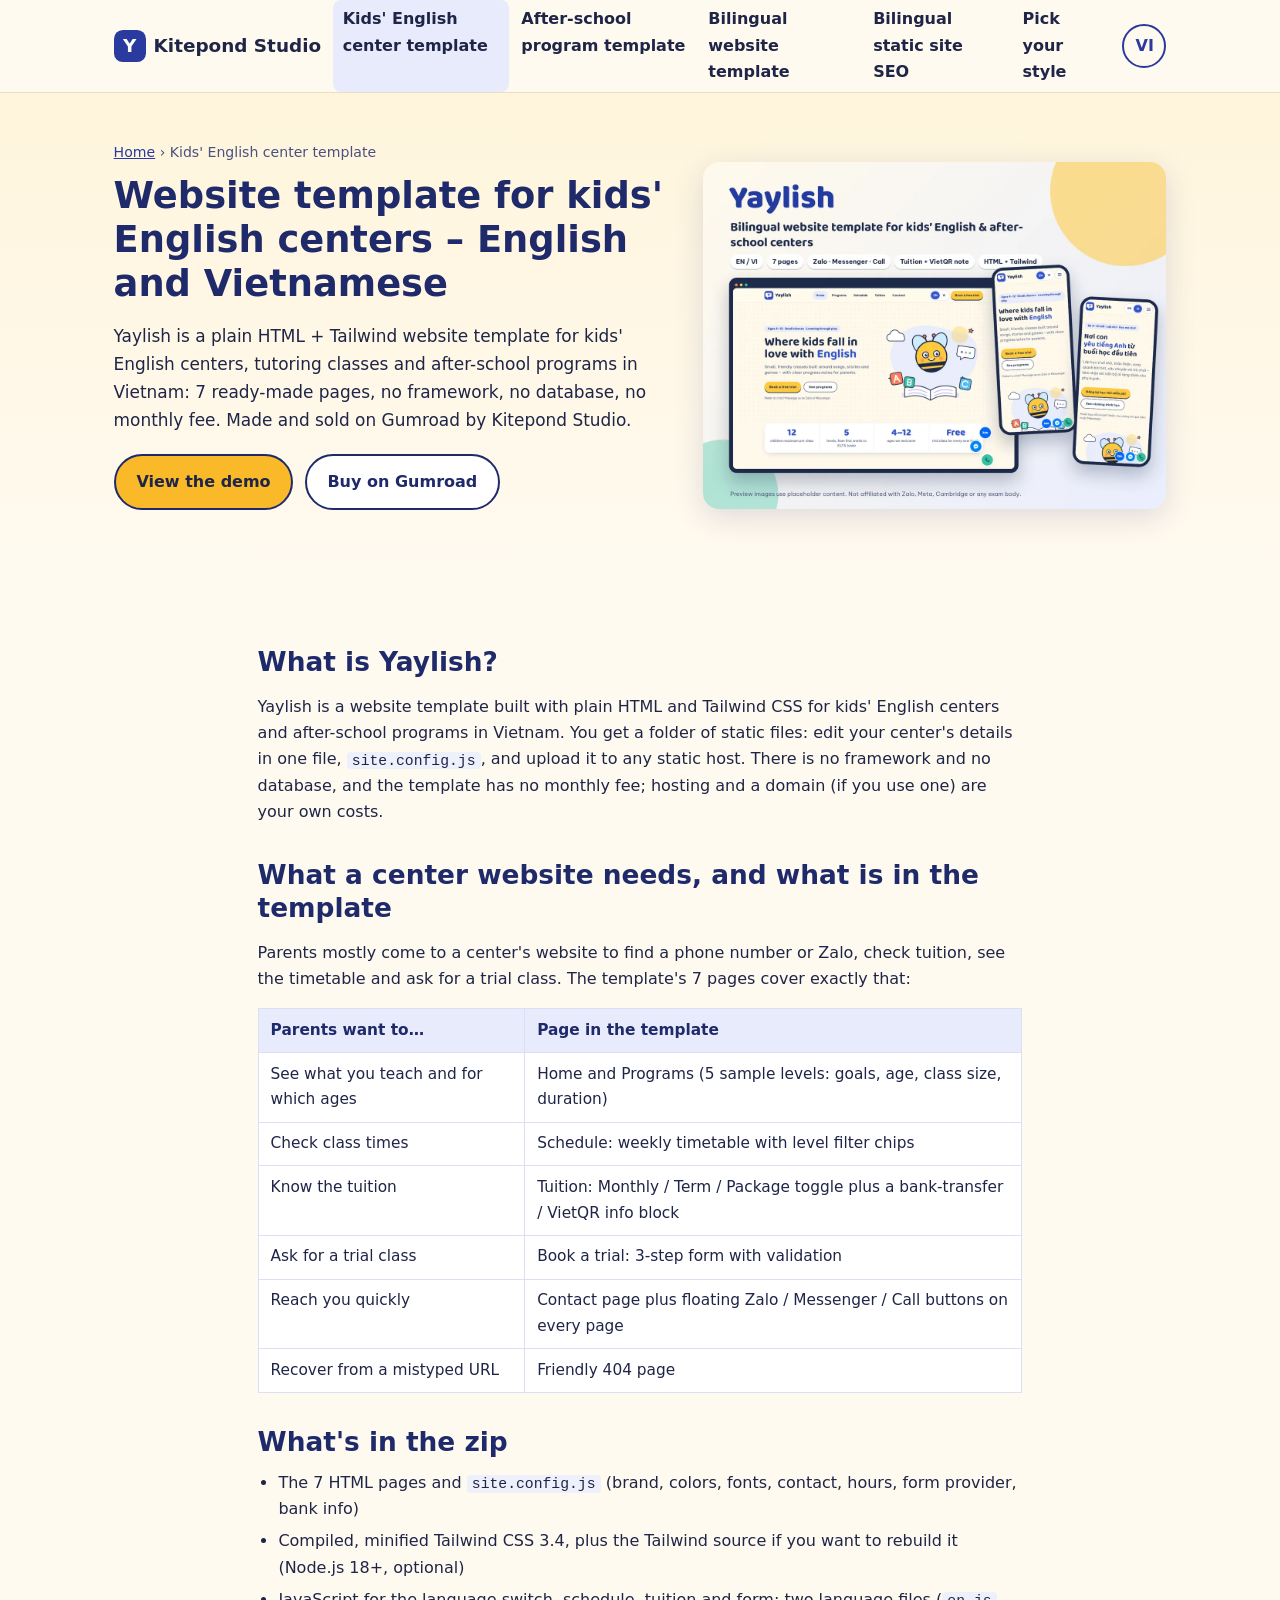
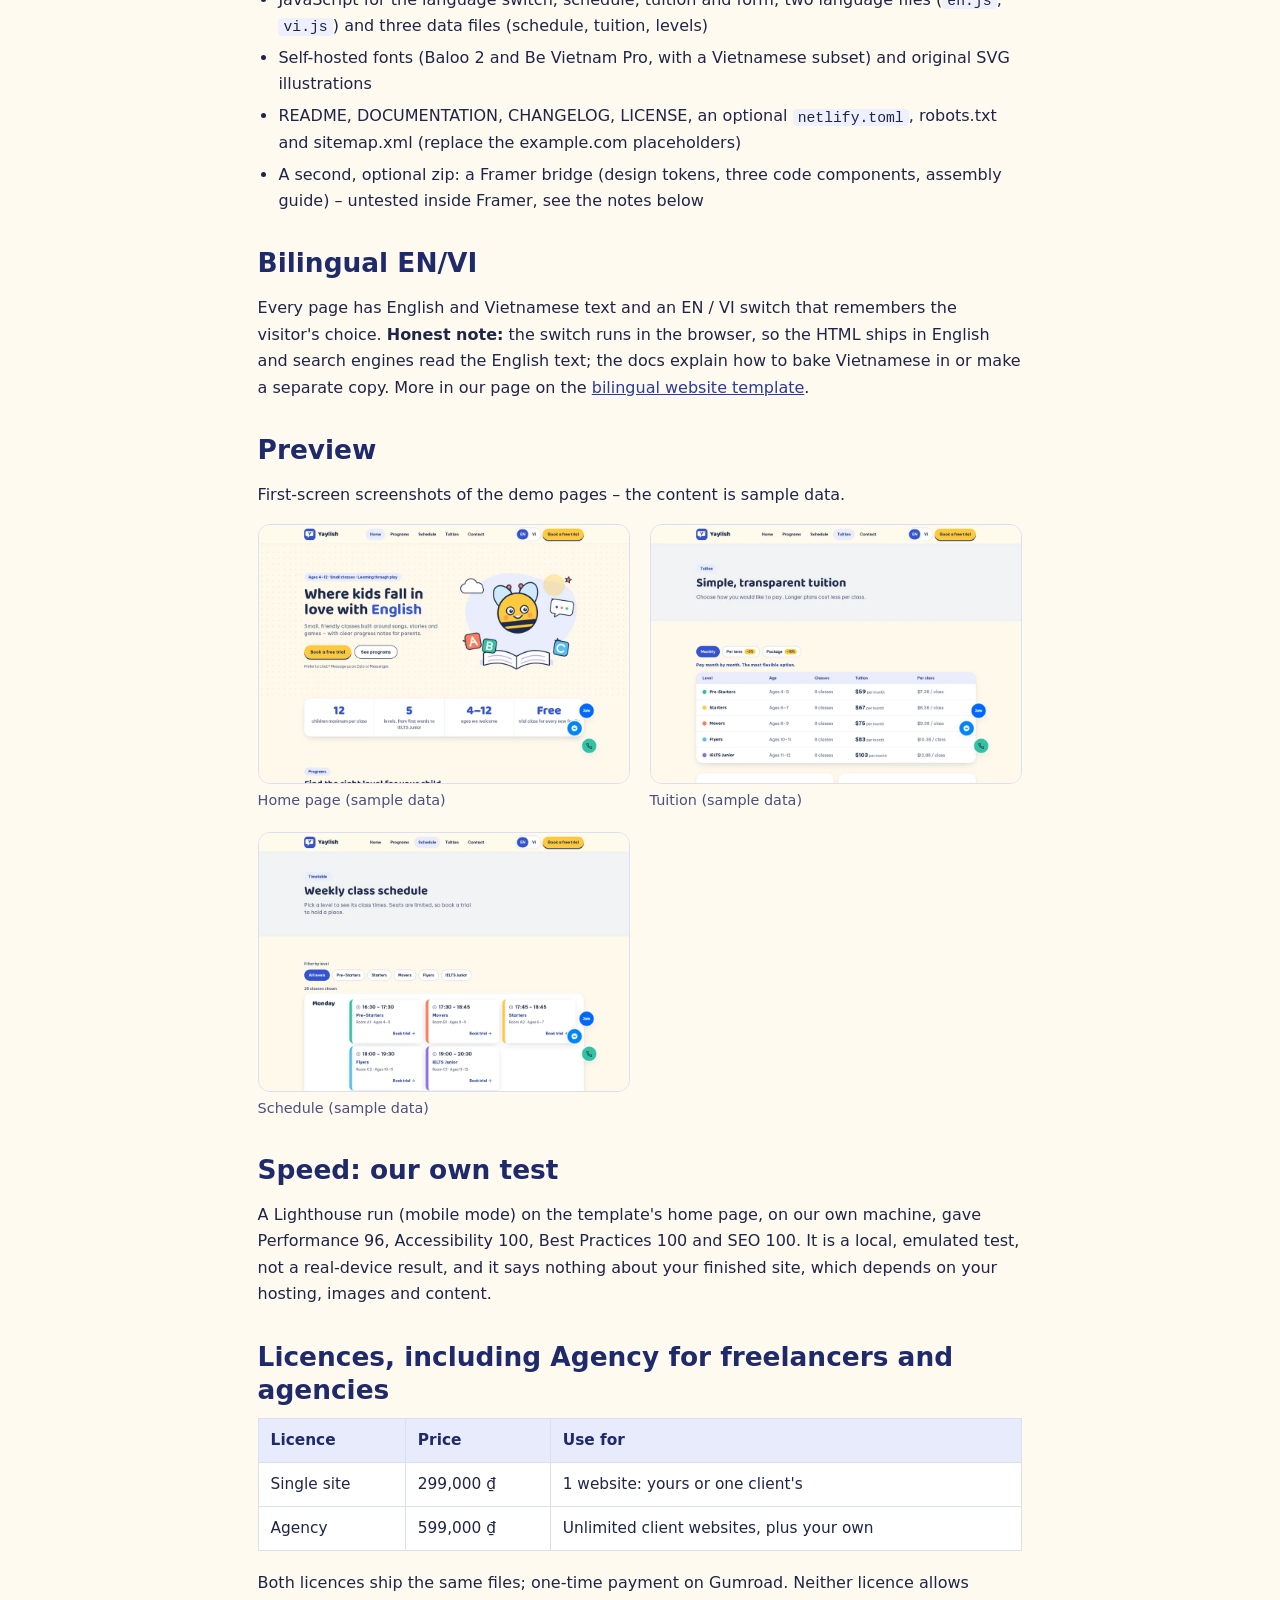
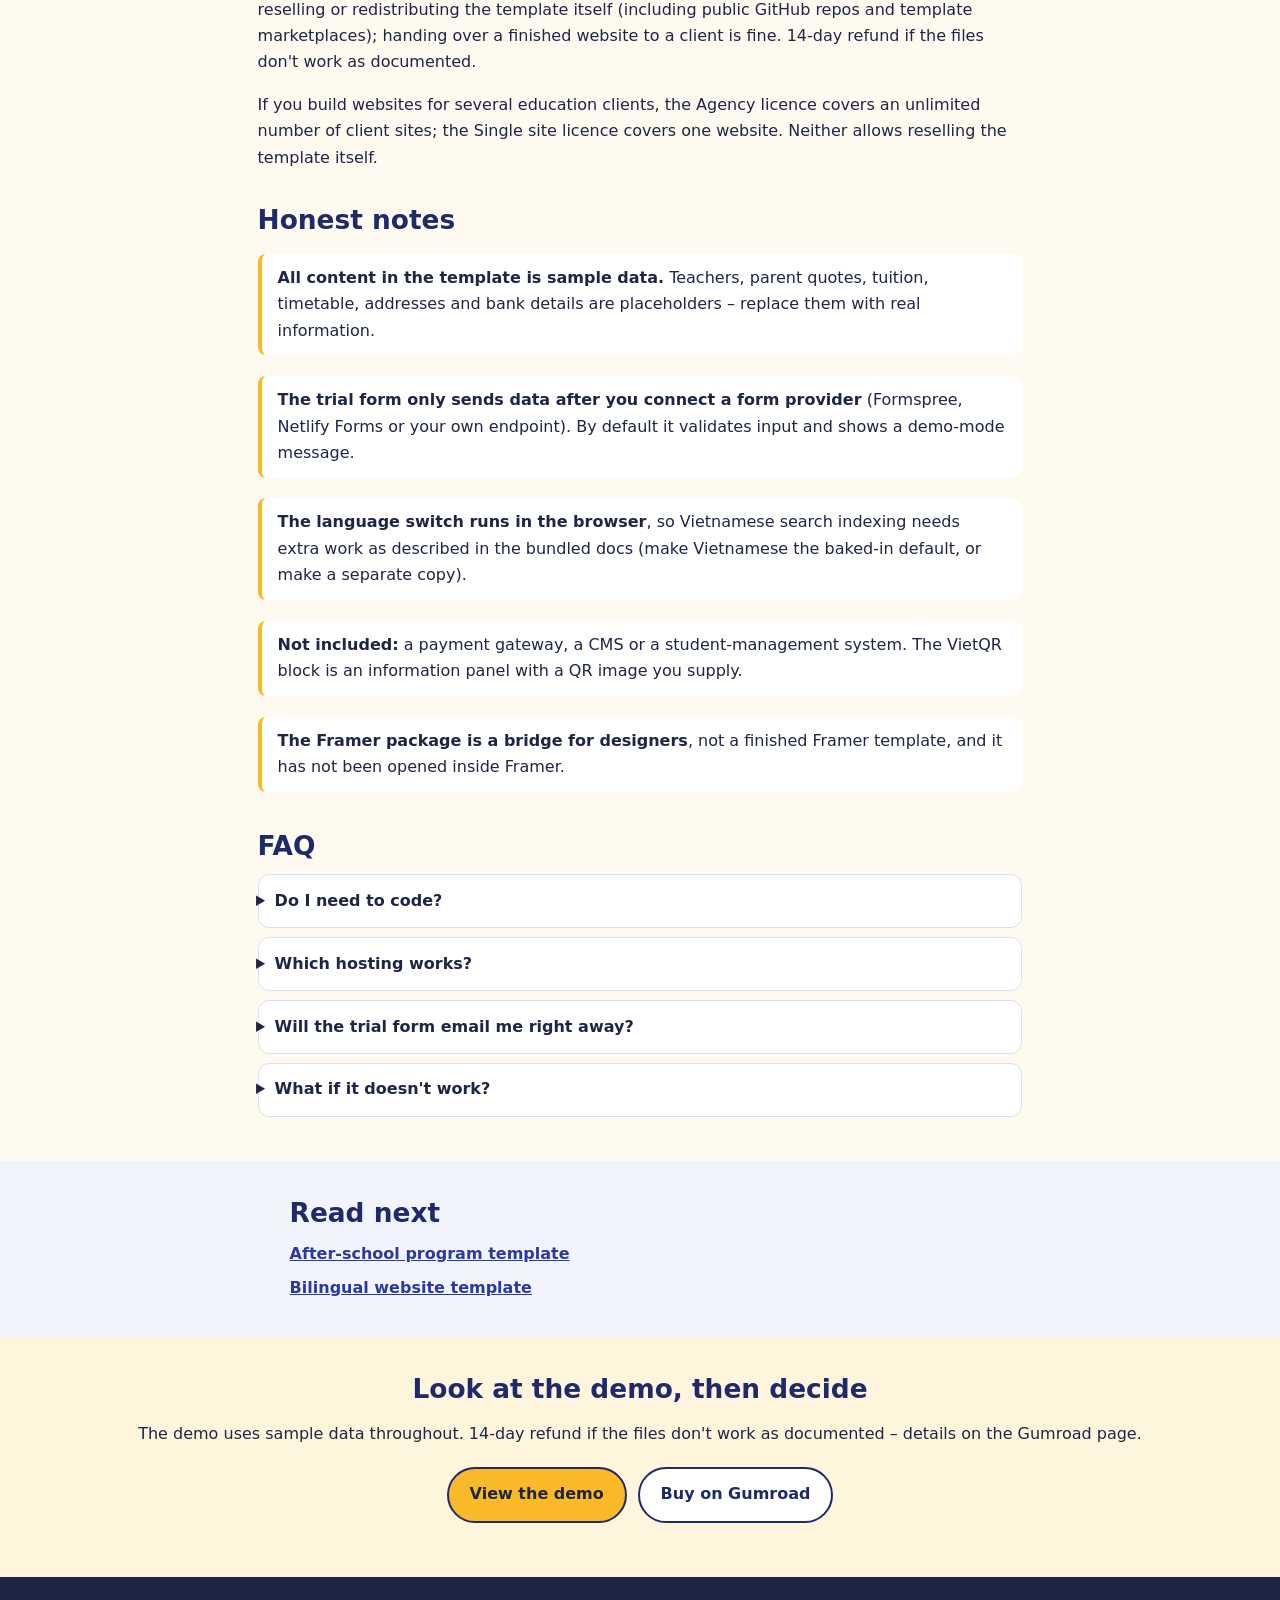
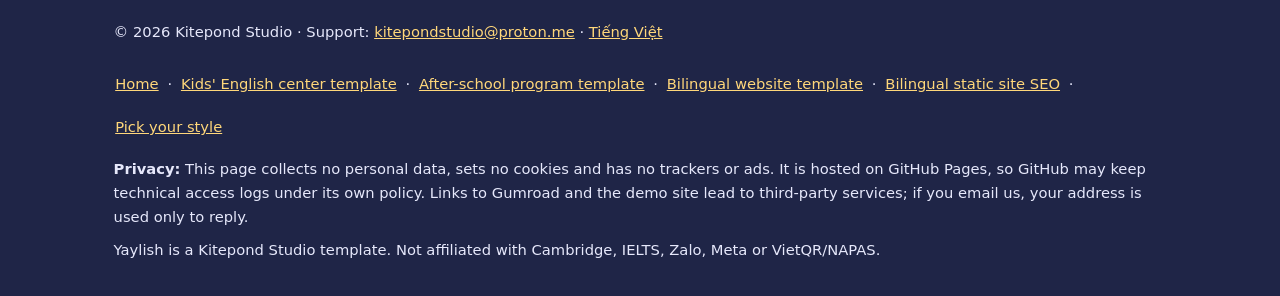
<file: en/kids-english-center-website-template/index.html>
<!DOCTYPE html>
<html lang="en">
<head>
<meta charset="utf-8">
<meta name="viewport" content="width=device-width, initial-scale=1">
<title>Kids English Center Website Template (EN/VI) | Kitepond Studio</title>
<meta name="description" content="Bilingual EN/VI HTML + Tailwind website template for kids&#x27; English centers: 7 pages, tuition table, timetable, trial form. Live demo, one-file setup.">
<meta name="robots" content="index,follow">
<link rel="canonical" href="https://kitepond.github.io/en/kids-english-center-website-template/">
<link rel="alternate" hreflang="vi" href="https://kitepond.github.io/mau-website-trung-tam-tieng-anh/">
<link rel="alternate" hreflang="en" href="https://kitepond.github.io/en/kids-english-center-website-template/">
<link rel="alternate" hreflang="x-default" href="https://kitepond.github.io/mau-website-trung-tam-tieng-anh/">
<link rel="icon" href="/favicon.svg" type="image/svg+xml">
<meta name="theme-color" content="#2b3a9e">
<meta property="og:type" content="website">
<meta property="og:site_name" content="Kitepond Studio">
<meta property="og:title" content="Kids English Center Website Template (EN/VI) | Kitepond Studio">
<meta property="og:description" content="Bilingual EN/VI HTML + Tailwind website template for kids&#x27; English centers: 7 pages, tuition table, timetable, trial form. Live demo, one-file setup.">
<meta property="og:url" content="https://kitepond.github.io/en/kids-english-center-website-template/">
<meta property="og:locale" content="en_US">
<meta property="og:image" content="https://kitepond.github.io/img/og-image.jpg">
<meta property="og:image:width" content="1200">
<meta property="og:image:height" content="675">
<meta property="og:image:alt" content="Yaylish template on desktop and phone: the bilingual home page of a kids&#x27; English center">
<meta name="twitter:card" content="summary_large_image">
<meta name="twitter:title" content="Kids English Center Website Template (EN/VI) | Kitepond Studio">
<meta name="twitter:description" content="Bilingual EN/VI HTML + Tailwind website template for kids&#x27; English centers: 7 pages, tuition table, timetable, trial form. Live demo, one-file setup.">
<meta name="twitter:image" content="https://kitepond.github.io/img/og-image.jpg">
<meta name="twitter:image:alt" content="Yaylish template on desktop and phone: the bilingual home page of a kids&#x27; English center">
<link rel="stylesheet" href="/style.css">
<script type="application/ld+json">
{
  "@context": "https://schema.org",
  "@type": "Product",
  "name": "Yaylish – Kids' English Center Website Template (EN/VI)",
  "description": "Bilingual English/Vietnamese HTML + Tailwind website template for kids' English centers and after-school programs in Vietnam: 7 pages, Zalo/Messenger buttons, tuition table with VietQR block, free-trial form.",
  "image": "https://kitepond.github.io/img/og-image.jpg",
  "brand": {
    "@type": "Brand",
    "name": "Kitepond Studio"
  },
  "sku": "yaylish-1.0.2",
  "url": "https://kitepond.github.io/en/kids-english-center-website-template/",
  "offers": [
    {
      "@type": "Offer",
      "name": "Single site license (1 website)",
      "price": "299000",
      "priceCurrency": "VND",
      "availability": "https://schema.org/InStock",
      "url": "https://kitepond.gumroad.com/l/yaylish"
    },
    {
      "@type": "Offer",
      "name": "Agency license",
      "price": "599000",
      "priceCurrency": "VND",
      "availability": "https://schema.org/InStock",
      "url": "https://kitepond.gumroad.com/l/yaylish"
    }
  ]
}
</script>
<script type="application/ld+json">
{
  "@context": "https://schema.org",
  "@type": "BreadcrumbList",
  "itemListElement": [
    {
      "@type": "ListItem",
      "position": 1,
      "name": "Kitepond Studio",
      "item": "https://kitepond.github.io/en/"
    },
    {
      "@type": "ListItem",
      "position": 2,
      "name": "Kids' English center template",
      "item": "https://kitepond.github.io/en/kids-english-center-website-template/"
    }
  ]
}
</script>
</head>
<body>
<a class="skip" href="#main">Skip to content</a>
<header class="top">
<div class="wrap bar">
<a class="brand" href="/en/"><span class="logo" aria-hidden="true">Y</span> <span class="brand-name">Kitepond Studio</span></a>
<nav aria-label="Main navigation"><a href="/en/kids-english-center-website-template/" aria-current="page">Kids&#x27; English center template</a><a href="/en/after-school-program-website-template-html/">After-school program template</a><a href="/en/bilingual-website-template/">Bilingual website template</a><a href="/en/blog/bilingual-static-site-seo-hreflang/">Bilingual static site SEO</a><a href="/en/kids-english-center-templates/">Pick your style</a></nav>
<a class="lang" href="/mau-website-trung-tam-tieng-anh/" hreflang="vi" lang="vi" aria-label="Xem trang này bằng tiếng Việt">VI</a>
</div>
</header>
<main id="main">
<section class="hero">
<div class="wrap hero-grid">
<div>
<nav class="crumbs" aria-label="Breadcrumb"><a href="/en/">Home</a> › <span>Kids&#x27; English center template</span></nav>
<h1>Website template for kids&#x27; English centers – English and Vietnamese</h1>
<p class="lead">Yaylish is a plain HTML + Tailwind website template for kids' English centers, tutoring classes and after-school programs in Vietnam: 7 ready-made pages, no framework, no database, no monthly fee. Made and sold on Gumroad by Kitepond Studio.</p>
<p class="cta">
<a class="btn primary" href="https://kitepond.github.io/yaylish-demo/">View the demo</a>
<a class="btn" href="https://kitepond.gumroad.com/l/yaylish?utm_source=kitepond-site&utm_medium=landing&utm_campaign=launch-2026&utm_content=kids-english-center-website-template" rel="noopener">Buy on Gumroad</a>
</p>

</div>
<img class="hero-img" src="/img/hero.webp" width="1200" height="900" fetchpriority="high" decoding="async" alt="Yaylish template on desktop and phone: the bilingual home page of a kids&#x27; English center">
</div>
</section>
<section class="sec">
<div class="wrap prose">
<h2>What is Yaylish?</h2><p>Yaylish is a website template built with plain HTML and Tailwind CSS for kids' English centers and after-school programs in Vietnam. You get a folder of static files: edit your center's details in one file, <code>site.config.js</code>, and upload it to any static host. There is no framework and no database, and the template has no monthly fee; hosting and a domain (if you use one) are your own costs.</p><h2>What a center website needs, and what is in the template</h2><p>Parents mostly come to a center's website to find a phone number or Zalo, check tuition, see the timetable and ask for a trial class. The template's 7 pages cover exactly that:</p><div class="tblwrap"><table class="tbl"><thead><tr><th scope="col">Parents want to…</th><th scope="col">Page in the template</th></tr></thead><tbody><tr><td>See what you teach and for which ages</td><td>Home and Programs (5 sample levels: goals, age, class size, duration)</td></tr><tr><td>Check class times</td><td>Schedule: weekly timetable with level filter chips</td></tr><tr><td>Know the tuition</td><td>Tuition: Monthly / Term / Package toggle plus a bank-transfer / VietQR info block</td></tr><tr><td>Ask for a trial class</td><td>Book a trial: 3-step form with validation</td></tr><tr><td>Reach you quickly</td><td>Contact page plus floating Zalo / Messenger / Call buttons on every page</td></tr><tr><td>Recover from a mistyped URL</td><td>Friendly 404 page</td></tr></tbody></table></div><h2>What's in the zip</h2><ul><li>The 7 HTML pages and <code>site.config.js</code> (brand, colors, fonts, contact, hours, form provider, bank info)</li><li>Compiled, minified Tailwind CSS 3.4, plus the Tailwind source if you want to rebuild it (Node.js 18+, optional)</li><li>JavaScript for the language switch, schedule, tuition and form; two language files (<code>en.js</code>, <code>vi.js</code>) and three data files (schedule, tuition, levels)</li><li>Self-hosted fonts (Baloo 2 and Be Vietnam Pro, with a Vietnamese subset) and original SVG illustrations</li><li>README, DOCUMENTATION, CHANGELOG, LICENSE, an optional <code>netlify.toml</code>, robots.txt and sitemap.xml (replace the example.com placeholders)</li><li>A second, optional zip: a Framer bridge (design tokens, three code components, assembly guide) – untested inside Framer, see the notes below</li></ul><h2>Bilingual EN/VI</h2><p>Every page has English and Vietnamese text and an EN / VI switch that remembers the visitor's choice. <strong>Honest note:</strong> the switch runs in the browser, so the HTML ships in English and search engines read the English text; the docs explain how to bake Vietnamese in or make a separate copy. More in our page on the <a href="/en/bilingual-website-template/">bilingual website template</a>.</p><h2>Preview</h2><p>First-screen screenshots of the demo pages – the content is sample data.</p><div class="gallery"><figure><img src="/img/index-en.webp" width="1000" height="694" loading="lazy" decoding="async" alt="Home page of the Yaylish template in English: large headline, free-trial button and key figures"><figcaption>Home page (sample data)</figcaption></figure><figure><img src="/img/tuition-en.webp" width="1000" height="694" loading="lazy" decoding="async" alt="Tuition page of the Yaylish template: monthly tuition table for five levels with a Monthly / Term / Package toggle"><figcaption>Tuition (sample data)</figcaption></figure><figure><img src="/img/schedule-en.webp" width="1000" height="694" loading="lazy" decoding="async" alt="Schedule page of the Yaylish template: weekly timetable with level filter buttons"><figcaption>Schedule (sample data)</figcaption></figure></div><h2>Speed: our own test</h2><p>A Lighthouse run (mobile mode) on the template's home page, on our own machine, gave Performance 96, Accessibility 100, Best Practices 100 and SEO 100. It is a local, emulated test, not a real-device result, and it says nothing about your finished site, which depends on your hosting, images and content.</p><h2>Licences, including Agency for freelancers and agencies</h2><div class="tblwrap"><table class="tbl"><thead><tr><th scope="col">Licence</th><th scope="col">Price</th><th scope="col">Use for</th></tr></thead><tbody><tr><td>Single site</td><td>299,000 ₫</td><td>1 website: yours or one client's</td></tr><tr><td>Agency</td><td>599,000 ₫</td><td>Unlimited client websites, plus your own</td></tr></tbody></table></div><p>Both licences ship the same files; one-time payment on Gumroad. Neither licence allows reselling or redistributing the template itself (including public GitHub repos and template marketplaces); handing over a finished website to a client is fine. 14-day refund if the files don't work as documented.</p><p>If you build websites for several education clients, the Agency licence covers an unlimited number of client sites; the Single site licence covers one website. Neither allows reselling the template itself.</p><h2>Honest notes</h2><ul class="notes"><li><strong>All content in the template is sample data.</strong> Teachers, parent quotes, tuition, timetable, addresses and bank details are placeholders – replace them with real information.</li><li><strong>The trial form only sends data after you connect a form provider</strong> (Formspree, Netlify Forms or your own endpoint). By default it validates input and shows a demo-mode message.</li><li><strong>The language switch runs in the browser</strong>, so Vietnamese search indexing needs extra work as described in the bundled docs (make Vietnamese the baked-in default, or make a separate copy).</li><li><strong>Not included:</strong> a payment gateway, a CMS or a student-management system. The VietQR block is an information panel with a QR image you supply.</li><li><strong>The Framer package is a bridge for designers</strong>, not a finished Framer template, and it has not been opened inside Framer.</li></ul><h2>FAQ</h2><details><summary>Do I need to code?</summary><p>No. Open <code>site.config.js</code> in any text editor, change the name, phone, Zalo, email and address, then upload the folder. Node.js is only needed to rebuild the CSS.</p></details><details><summary>Which hosting works?</summary><p>Any static host: shared hosting/cPanel, Netlify, Cloudflare Pages, Vercel, GitHub Pages and so on. An optional <code>netlify.toml</code> is included.</p></details><details><summary>Will the trial form email me right away?</summary><p>No. Connect Formspree, Netlify Forms or your own endpoint in <code>site.config.js</code> and send one real test before going live.</p></details><details><summary>What if it doesn't work?</summary><p>Email <a href="mailto:kitepondstudio@proton.me">kitepondstudio@proton.me</a> within 14 days. If the files don't work as documented, we will fix it or refund you.</p></details>
</div>
</section>
<section class="sec alt"><div class="wrap narrow"><h2>Read next</h2><ul class="related"><li><a href="/en/after-school-program-website-template-html/">After-school program template</a></li><li><a href="/en/bilingual-website-template/">Bilingual website template</a></li></ul></div></section>
<section class="sec final"><div class="wrap"><h2>Look at the demo, then decide</h2><p>The demo uses sample data throughout. 14-day refund if the files don't work as documented – details on the Gumroad page.</p><p class="cta"><a class="btn primary" href="https://kitepond.github.io/yaylish-demo/">View the demo</a><a class="btn" href="https://kitepond.gumroad.com/l/yaylish?utm_source=kitepond-site&utm_medium=landing&utm_campaign=launch-2026&utm_content=kids-english-center-website-template" rel="noopener">Buy on Gumroad</a></p></div></section>
</main>
<footer class="foot">
<div class="wrap">
<p>© 2026 Kitepond Studio · Support: <a href="mailto:kitepondstudio@proton.me">kitepondstudio@proton.me</a> · <a href="/mau-website-trung-tam-tieng-anh/" hreflang="vi" lang="vi">Tiếng Việt</a></p>
<p class="foot-links"><a href="/en/">Home</a> · <a href="/en/kids-english-center-website-template/">Kids&#x27; English center template</a> · <a href="/en/after-school-program-website-template-html/">After-school program template</a> · <a href="/en/bilingual-website-template/">Bilingual website template</a> · <a href="/en/blog/bilingual-static-site-seo-hreflang/">Bilingual static site SEO</a> · <a href="/en/kids-english-center-templates/">Pick your style</a></p>
<p><strong>Privacy:</strong> This page collects no personal data, sets no cookies and has no trackers or ads. It is hosted on GitHub Pages, so GitHub may keep technical access logs under its own policy. Links to Gumroad and the demo site lead to third-party services; if you email us, your address is used only to reply.</p>
<p>Yaylish is a Kitepond Studio template. Not affiliated with Cambridge, IELTS, Zalo, Meta or VietQR/NAPAS.</p>
</div>
</footer>
</body>
</html>
</file>
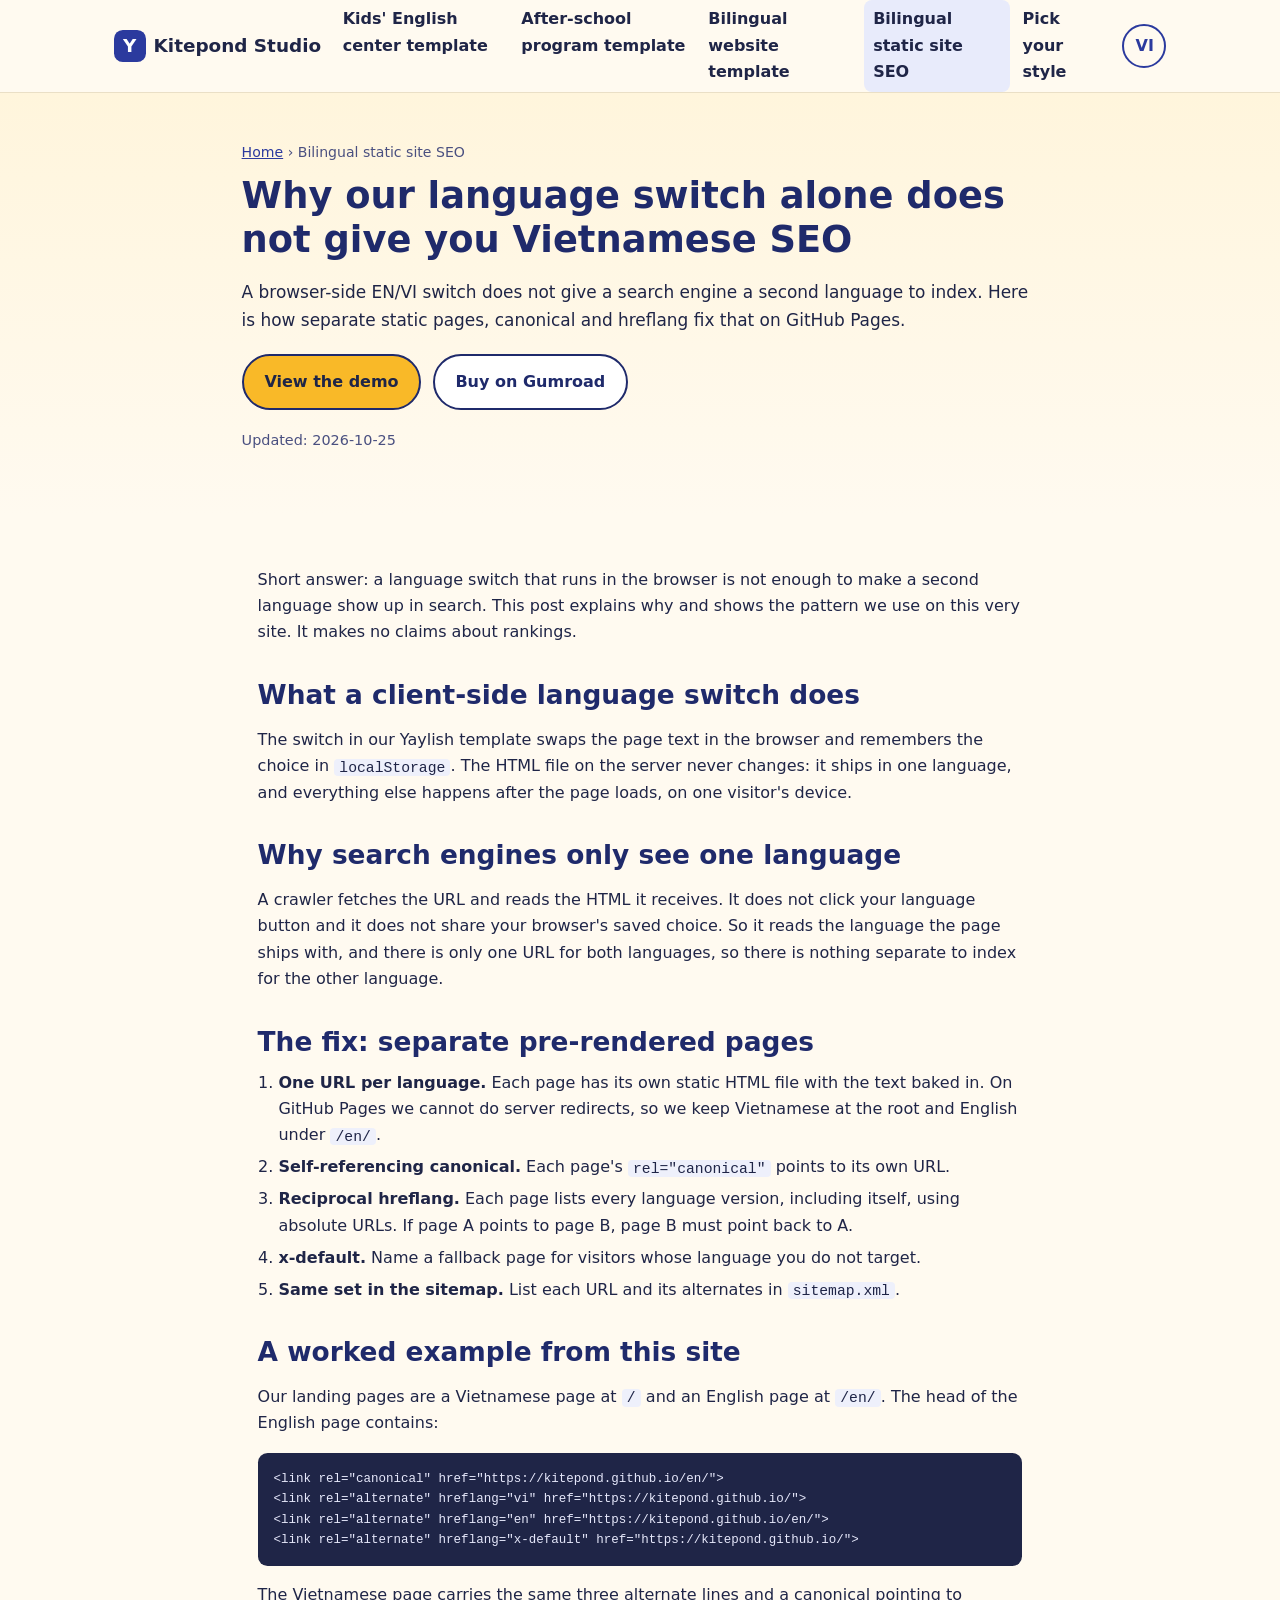
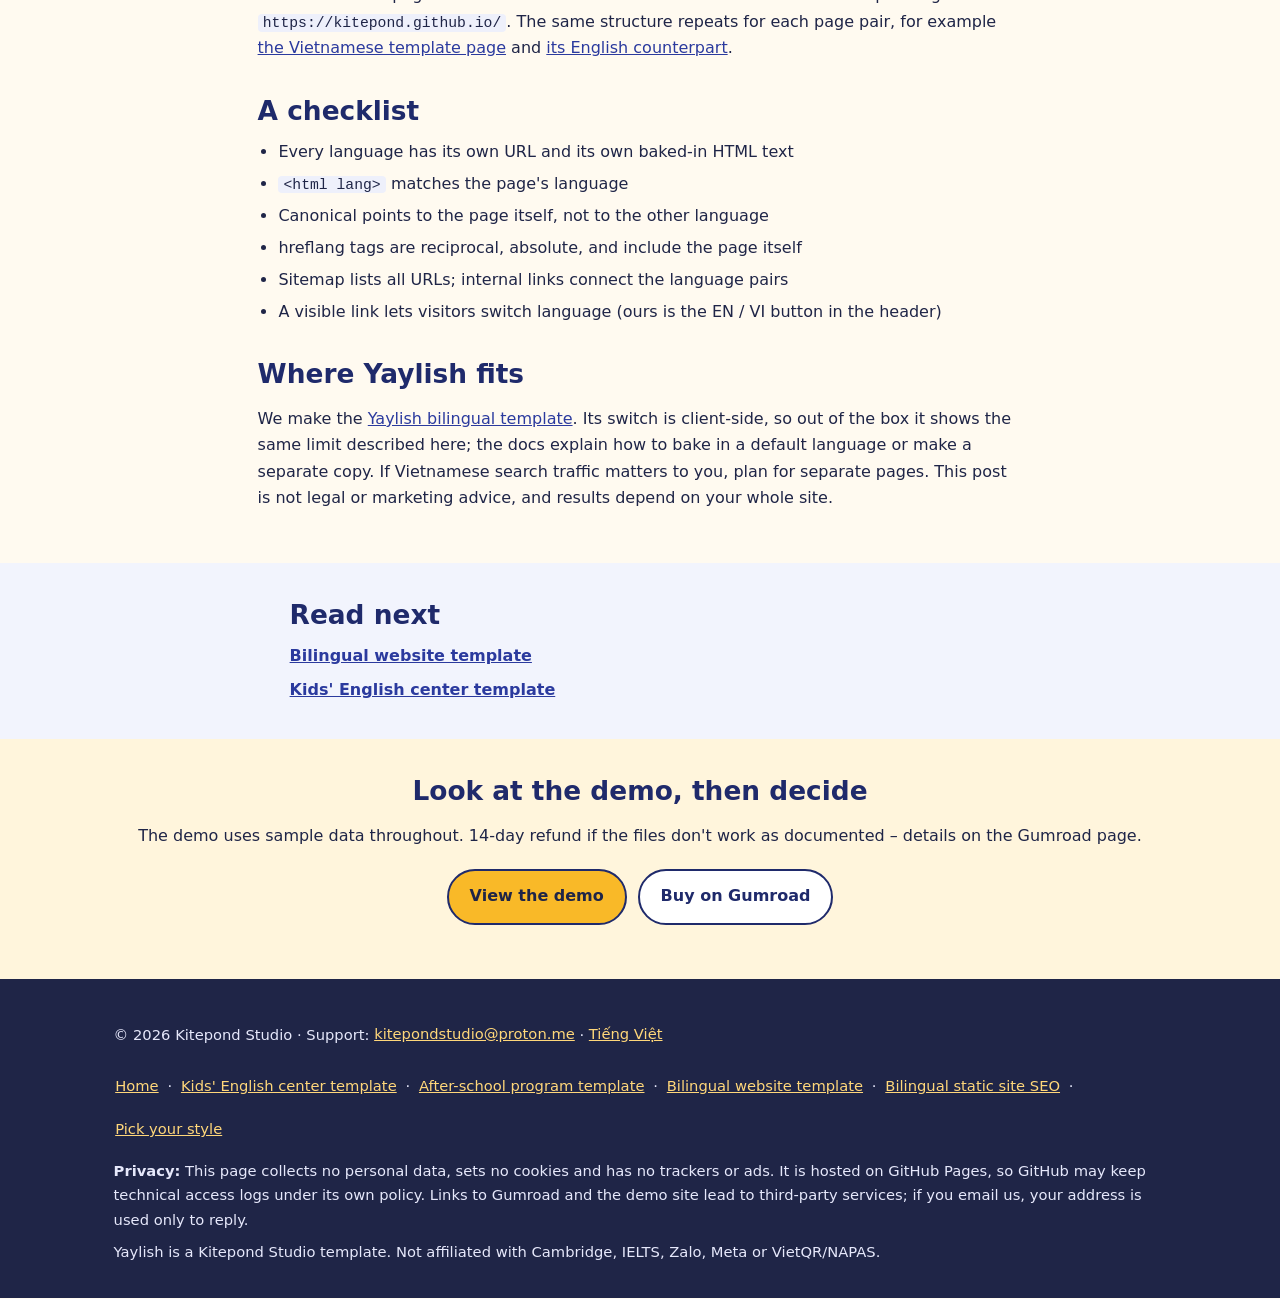
<file: en/blog/bilingual-static-site-seo-hreflang/index.html>
<!DOCTYPE html>
<html lang="en">
<head>
<meta charset="utf-8">
<meta name="viewport" content="width=device-width, initial-scale=1">
<title>Bilingual static site SEO: hreflang EN/VI | Kitepond Studio</title>
<meta name="description" content="Why a client-side language switch is not indexed, and how to publish static /en/ and /vi/ pages with canonical and hreflang tags on GitHub Pages.">
<meta name="robots" content="index,follow">
<link rel="canonical" href="https://kitepond.github.io/en/blog/bilingual-static-site-seo-hreflang/">
<link rel="icon" href="/favicon.svg" type="image/svg+xml">
<meta name="theme-color" content="#2b3a9e">
<meta property="og:type" content="article">
<meta property="og:site_name" content="Kitepond Studio">
<meta property="og:title" content="Bilingual static site SEO: hreflang EN/VI | Kitepond Studio">
<meta property="og:description" content="Why a client-side language switch is not indexed, and how to publish static /en/ and /vi/ pages with canonical and hreflang tags on GitHub Pages.">
<meta property="og:url" content="https://kitepond.github.io/en/blog/bilingual-static-site-seo-hreflang/">
<meta property="og:locale" content="en_US">
<meta property="og:image" content="https://kitepond.github.io/img/og-image.jpg">
<meta property="og:image:width" content="1200">
<meta property="og:image:height" content="675">
<meta property="og:image:alt" content="Yaylish template on desktop and phone: the bilingual home page of a kids&#x27; English center">
<meta name="twitter:card" content="summary_large_image">
<meta name="twitter:title" content="Bilingual static site SEO: hreflang EN/VI | Kitepond Studio">
<meta name="twitter:description" content="Why a client-side language switch is not indexed, and how to publish static /en/ and /vi/ pages with canonical and hreflang tags on GitHub Pages.">
<meta name="twitter:image" content="https://kitepond.github.io/img/og-image.jpg">
<meta name="twitter:image:alt" content="Yaylish template on desktop and phone: the bilingual home page of a kids&#x27; English center">
<link rel="stylesheet" href="/style.css">
<script type="application/ld+json">
{
  "@context": "https://schema.org",
  "@type": "Article",
  "headline": "Why our language switch alone does not give you Vietnamese SEO",
  "description": "Why a client-side language switch is not indexed, and how to publish static /en/ and /vi/ pages with canonical and hreflang tags on GitHub Pages.",
  "inLanguage": "en",
  "image": "https://kitepond.github.io/img/og-image.jpg",
  "mainEntityOfPage": "https://kitepond.github.io/en/blog/bilingual-static-site-seo-hreflang/",
  "datePublished": "2026-10-25",
  "dateModified": "2026-10-25",
  "author": {
    "@type": "Organization",
    "name": "Kitepond Studio",
    "url": "https://kitepond.github.io/"
  },
  "publisher": {
    "@type": "Organization",
    "name": "Kitepond Studio",
    "url": "https://kitepond.github.io/"
  }
}
</script>
<script type="application/ld+json">
{
  "@context": "https://schema.org",
  "@type": "BreadcrumbList",
  "itemListElement": [
    {
      "@type": "ListItem",
      "position": 1,
      "name": "Kitepond Studio",
      "item": "https://kitepond.github.io/en/"
    },
    {
      "@type": "ListItem",
      "position": 2,
      "name": "Bilingual static site SEO",
      "item": "https://kitepond.github.io/en/blog/bilingual-static-site-seo-hreflang/"
    }
  ]
}
</script>
</head>
<body>
<a class="skip" href="#main">Skip to content</a>
<header class="top">
<div class="wrap bar">
<a class="brand" href="/en/"><span class="logo" aria-hidden="true">Y</span> <span class="brand-name">Kitepond Studio</span></a>
<nav aria-label="Main navigation"><a href="/en/kids-english-center-website-template/">Kids&#x27; English center template</a><a href="/en/after-school-program-website-template-html/">After-school program template</a><a href="/en/bilingual-website-template/">Bilingual website template</a><a href="/en/blog/bilingual-static-site-seo-hreflang/" aria-current="page">Bilingual static site SEO</a><a href="/en/kids-english-center-templates/">Pick your style</a></nav>
<a class="lang" href="/" hreflang="vi" lang="vi" aria-label="Xem trang này bằng tiếng Việt">VI</a>
</div>
</header>
<main id="main">
<section class="hero">
<div class="wrap narrow-hero">
<div>
<nav class="crumbs" aria-label="Breadcrumb"><a href="/en/">Home</a> › <span>Bilingual static site SEO</span></nav>
<h1>Why our language switch alone does not give you Vietnamese SEO</h1>
<p class="lead">A browser-side EN/VI switch does not give a search engine a second language to index. Here is how separate static pages, canonical and hreflang fix that on GitHub Pages.</p>
<p class="cta">
<a class="btn primary" href="https://kitepond.github.io/yaylish-demo/">View the demo</a>
<a class="btn" href="https://kitepond.gumroad.com/l/yaylish?utm_source=kitepond-site&utm_medium=landing&utm_campaign=launch-2026&utm_content=bilingual-static-site-seo-hreflang" rel="noopener">Buy on Gumroad</a>
</p>
<p class="small">Updated: 2026-10-25</p>
</div>

</div>
</section>
<section class="sec">
<div class="wrap prose">
<p>Short answer: a language switch that runs in the browser is not enough to make a second language show up in search. This post explains why and shows the pattern we use on this very site. It makes no claims about rankings.</p><h2>What a client-side language switch does</h2><p>The switch in our Yaylish template swaps the page text in the browser and remembers the choice in <code>localStorage</code>. The HTML file on the server never changes: it ships in one language, and everything else happens after the page loads, on one visitor's device.</p><h2>Why search engines only see one language</h2><p>A crawler fetches the URL and reads the HTML it receives. It does not click your language button and it does not share your browser's saved choice. So it reads the language the page ships with, and there is only one URL for both languages, so there is nothing separate to index for the other language.</p><h2>The fix: separate pre-rendered pages</h2><ol><li><strong>One URL per language.</strong> Each page has its own static HTML file with the text baked in. On GitHub Pages we cannot do server redirects, so we keep Vietnamese at the root and English under <code>/en/</code>.</li><li><strong>Self-referencing canonical.</strong> Each page's <code>rel="canonical"</code> points to its own URL.</li><li><strong>Reciprocal hreflang.</strong> Each page lists every language version, including itself, using absolute URLs. If page A points to page B, page B must point back to A.</li><li><strong>x-default.</strong> Name a fallback page for visitors whose language you do not target.</li><li><strong>Same set in the sitemap.</strong> List each URL and its alternates in <code>sitemap.xml</code>.</li></ol><h2>A worked example from this site</h2><p>Our landing pages are a Vietnamese page at <code>/</code> and an English page at <code>/en/</code>. The head of the English page contains:</p><pre><code>&lt;link rel=&quot;canonical&quot; href=&quot;https://kitepond.github.io/en/&quot;&gt;
&lt;link rel=&quot;alternate&quot; hreflang=&quot;vi&quot; href=&quot;https://kitepond.github.io/&quot;&gt;
&lt;link rel=&quot;alternate&quot; hreflang=&quot;en&quot; href=&quot;https://kitepond.github.io/en/&quot;&gt;
&lt;link rel=&quot;alternate&quot; hreflang=&quot;x-default&quot; href=&quot;https://kitepond.github.io/&quot;&gt;</code></pre><p>The Vietnamese page carries the same three alternate lines and a canonical pointing to <code>https://kitepond.github.io/</code>. The same structure repeats for each page pair, for example <a href="/mau-website-trung-tam-tieng-anh/">the Vietnamese template page</a> and <a href="/en/kids-english-center-website-template/">its English counterpart</a>.</p><h2>A checklist</h2><ul><li>Every language has its own URL and its own baked-in HTML text</li><li><code>&lt;html lang&gt;</code> matches the page's language</li><li>Canonical points to the page itself, not to the other language</li><li>hreflang tags are reciprocal, absolute, and include the page itself</li><li>Sitemap lists all URLs; internal links connect the language pairs</li><li>A visible link lets visitors switch language (ours is the EN / VI button in the header)</li></ul><h2>Where Yaylish fits</h2><p>We make the <a href="/en/bilingual-website-template/">Yaylish bilingual template</a>. Its switch is client-side, so out of the box it shows the same limit described here; the docs explain how to bake in a default language or make a separate copy. If Vietnamese search traffic matters to you, plan for separate pages. This post is not legal or marketing advice, and results depend on your whole site.</p>
</div>
</section>
<section class="sec alt"><div class="wrap narrow"><h2>Read next</h2><ul class="related"><li><a href="/en/bilingual-website-template/">Bilingual website template</a></li><li><a href="/en/kids-english-center-website-template/">Kids&#x27; English center template</a></li></ul></div></section>
<section class="sec final"><div class="wrap"><h2>Look at the demo, then decide</h2><p>The demo uses sample data throughout. 14-day refund if the files don't work as documented – details on the Gumroad page.</p><p class="cta"><a class="btn primary" href="https://kitepond.github.io/yaylish-demo/">View the demo</a><a class="btn" href="https://kitepond.gumroad.com/l/yaylish?utm_source=kitepond-site&utm_medium=landing&utm_campaign=launch-2026&utm_content=bilingual-static-site-seo-hreflang" rel="noopener">Buy on Gumroad</a></p></div></section>
</main>
<footer class="foot">
<div class="wrap">
<p>© 2026 Kitepond Studio · Support: <a href="mailto:kitepondstudio@proton.me">kitepondstudio@proton.me</a> · <a href="/" hreflang="vi" lang="vi">Tiếng Việt</a></p>
<p class="foot-links"><a href="/en/">Home</a> · <a href="/en/kids-english-center-website-template/">Kids&#x27; English center template</a> · <a href="/en/after-school-program-website-template-html/">After-school program template</a> · <a href="/en/bilingual-website-template/">Bilingual website template</a> · <a href="/en/blog/bilingual-static-site-seo-hreflang/">Bilingual static site SEO</a> · <a href="/en/kids-english-center-templates/">Pick your style</a></p>
<p><strong>Privacy:</strong> This page collects no personal data, sets no cookies and has no trackers or ads. It is hosted on GitHub Pages, so GitHub may keep technical access logs under its own policy. Links to Gumroad and the demo site lead to third-party services; if you email us, your address is used only to reply.</p>
<p>Yaylish is a Kitepond Studio template. Not affiliated with Cambridge, IELTS, Zalo, Meta or VietQR/NAPAS.</p>
</div>
</footer>
</body>
</html>
</file>
<file: style.css>
*,*::before,*::after{box-sizing:border-box}
html{scroll-behavior:smooth;-webkit-text-size-adjust:100%}
body{margin:0;font-family:system-ui,-apple-system,"Segoe UI",Roboto,"Helvetica Neue",Arial,"Noto Sans",sans-serif;font-size:1rem;line-height:1.65;color:#1f2547;background:#fffaf0}
img{max-width:100%;height:auto;display:block}
a{color:#2b3a9e}
a:hover{color:#1b2570}
a:focus-visible,summary:focus-visible{outline:3px solid #f5a800;outline-offset:2px;border-radius:4px}
.skip{position:absolute;left:-999px;top:0;background:#1f2547;color:#fff;padding:.6rem 1rem;z-index:20}
.skip:focus{left:0}
.wrap{max-width:68rem;margin:0 auto;padding:0 1.1rem}
.narrow{max-width:46rem}
code{background:#eef0fb;padding:.05em .35em;border-radius:4px;font-size:.92em}
.top{position:sticky;top:0;z-index:10;background:rgba(255,250,240,.96);border-bottom:1px solid #eadfc6}
.bar{display:flex;align-items:center;justify-content:space-between;gap:.75rem;min-height:3.5rem}
.brand{display:flex;align-items:center;gap:.5rem;min-height:44px;font-weight:800;font-size:1.15rem;line-height:1.15;color:#1f2547;text-decoration:none}
.brand-name{white-space:nowrap}
.logo{display:inline-grid;place-items:center;width:2rem;height:2rem;border-radius:.55rem;background:#2b3a9e;color:#fff;font-weight:800;flex:none}
.top nav{display:none}
.top nav a{color:#1f2547;text-decoration:none;font-weight:600;padding:.4rem .6rem;border-radius:.5rem}
.top nav a:hover{background:#e8ebfb}
.lang{display:inline-block;min-width:2.75rem;text-align:center;padding:.45rem .7rem;border:2px solid #2b3a9e;border-radius:999px;font-weight:700;text-decoration:none;color:#2b3a9e}
.lang:hover{background:#2b3a9e;color:#fff}
.hero{padding:1.5rem 0 2.2rem;background:linear-gradient(180deg,#fff5dc,#fffaf0)}
.hero-grid{display:grid;gap:1.5rem}
.eyebrow{margin:0 0 .4rem;font-weight:700;color:#2b3a9e;letter-spacing:.04em;text-transform:uppercase;font-size:.8rem}
h1{font-size:1.75rem;line-height:1.2;margin:0 0 1rem;color:#1f2a6b}
h2{font-size:1.4rem;line-height:1.25;margin:2rem 0 .75rem;color:#1f2a6b}
h2:first-child{margin-top:0}
h3{margin:0 0 .25rem;font-size:1.15rem}
.lead{font-size:1.06rem}
.cta{display:flex;flex-wrap:wrap;gap:.7rem;margin:1.2rem 0}
.btn{display:inline-block;padding:.8rem 1.3rem;border-radius:999px;border:2px solid #1f2a6b;font-weight:700;text-decoration:none;color:#1f2a6b;background:#fff;min-height:44px}
.btn:hover{background:#e8ebfb;color:#1f2a6b}
.btn.primary{background:#f9b928;border-color:#1f2a6b;color:#1f2547}
.btn.primary:hover{background:#ffc94d}
.priceline{font-size:.95rem;margin:0}
.hero-img{border-radius:1rem;width:100%;box-shadow:0 8px 30px rgba(31,42,107,.15)}
.sec{padding:2.2rem 0}
.sec.alt{background:#f2f4fd}
.ticks,.notes{margin:0;padding:0;list-style:none;display:grid;gap:.6rem}
.ticks li{position:relative;padding-left:1.7rem}
.ticks li::before{content:"✓";position:absolute;left:0;color:#1d9a6c;font-weight:800}
.notes li{background:#fff;border-left:4px solid #f9b928;padding:.7rem 1rem;border-radius:.5rem}
.gallery{display:grid;gap:1.2rem}
.gallery figure{margin:0}
.gallery img{width:100%;border-radius:.75rem;border:1px solid #dcdff3;background:#fff}
.gallery figcaption{font-size:.9rem;margin-top:.35rem;color:#4a5080}
.plans{display:grid;gap:1rem;margin-bottom:1rem}
.plan{background:#fff;border:2px solid #dcdff3;border-radius:1rem;padding:1.1rem 1.25rem}
.plan p{margin:.2rem 0}
.amount{font-size:1.7rem;font-weight:800;color:#1f2a6b}
.small{font-size:.9rem;color:#4a5080}
details{background:#fff;border:1px solid #dcdff3;border-radius:.7rem;margin:.55rem 0;padding:0 1rem}
summary{cursor:pointer;font-weight:700;padding:.8rem 0;list-style-position:outside}
details p{margin:0 0 .9rem}
.final{text-align:center;background:#fff5dc}
.final .cta{justify-content:center}
.foot{background:#1f2547;color:#e6e8fb;padding:1.6rem 0;font-size:.92rem}
.foot a{color:#ffd77a}
.foot p{margin:.5rem 0}
@media (min-width:48rem){
 .top nav{display:flex;gap:.2rem}
 h1{font-size:2.3rem}
 h2{font-size:1.65rem}
 .hero{padding:3rem 0}
 .hero-grid{grid-template-columns:1.1fr .9fr;align-items:center}
 .gallery{grid-template-columns:repeat(2,1fr);align-items:start}
 .plans{grid-template-columns:repeat(2,1fr)}
 .ticks{grid-template-columns:repeat(2,1fr);gap:.8rem 1.5rem}
}
@media (prefers-reduced-motion:reduce){html{scroll-behavior:auto}}
.crumbs{font-size:.88rem;margin:0 0 .6rem;color:#4a5080}
.crumbs a{color:#2b3a9e}
.narrow-hero{max-width:52rem}
.top nav a[aria-current="page"]{background:#e8ebfb}
.prose{max-width:50rem}
.prose h2{margin-top:2rem}
.prose ul,.prose ol{padding-left:1.3rem;margin:.6rem 0 1rem}
.prose li{margin:.35rem 0}
.prose ul.notes{padding-left:0;margin:.6rem 0 1rem}
.prose .gallery{margin:1rem 0}
.prose pre{background:#1f2547;color:#e6e8fb;padding:1rem;border-radius:.6rem;overflow-x:auto;font-size:.85rem;line-height:1.5}
.prose pre code{background:none;padding:0;color:inherit}
.tblwrap{overflow-x:auto;margin:.8rem 0 1.2rem}
.tbl{border-collapse:collapse;width:100%;min-width:30rem;background:#fff;font-size:.96rem}
.tbl th,.tbl td{border:1px solid #dcdff3;padding:.55rem .75rem;text-align:left;vertical-align:top}
.tbl th{background:#e8ebfb;color:#1f2a6b}
.related{list-style:none;margin:0;padding:0;display:grid;gap:.5rem}
.related a{font-weight:700}
.foot-links{line-height:2}
.foot-links a{margin-right:.2rem}
.catalog .lead{max-width:50rem}
.styles{display:grid;gap:1.2rem;margin:1.4rem 0}
.styles.soon{margin-top:0}
.style-card{background:#fff;border:2px solid #dcdff3;border-radius:1rem;overflow:hidden;display:flex;flex-direction:column;scroll-margin-top:4.5rem}
.style-card img{width:100%;height:auto;border-bottom:1px solid #dcdff3;background:#f2f4fd}
.style-body{padding:1rem 1.15rem 1.2rem;display:flex;flex-direction:column;flex:1}
.style-body p{margin:.3rem 0}
.style-body .cta{margin:auto 0 0;padding-top:.8rem}
.style-body .fit{font-size:.95rem}
.badge{display:inline-block;align-self:flex-start;margin:0 0 .35rem;padding:.12rem .65rem;border-radius:999px;background:#dff5ea;color:#12684a;font-size:.8rem;font-weight:700;letter-spacing:.02em}
.badge.soon{background:#fff0c9;color:#7a5200}
.style-card.is-soon{border-style:dashed;background:#fffdf6}
.btn[disabled]{opacity:.6;cursor:not-allowed;background:#f4f4f4}
.textlink{font-weight:600;align-self:center}
.choose-h{margin:1.6rem 0 .5rem}
.choose{margin:0 0 1.2rem;padding-left:1.2rem}
.choose li{margin:.35rem 0}
@media (min-width:48rem){
 .styles.soon{grid-template-columns:repeat(2,1fr)}
}
@media (min-width:64rem){
 .styles:not(.soon){grid-template-columns:repeat(3,1fr)}
}
.prose.wide{max-width:68rem}
.prose.wide>p,.prose.wide>ul,.prose.wide>ol,.prose.wide>h2,.prose.wide>h3{max-width:50rem}
.prose.wide>.styles{max-width:none}
.shopinfo{margin:1rem 0 0;max-width:50rem;display:grid;gap:.6rem}
.shopinfo>div{background:#fff;border-left:4px solid #f9b928;padding:.7rem 1rem;border-radius:.5rem}
.shopinfo dt{font-weight:700;color:#1f2a6b;margin:0 0 .15rem}
.shopinfo dd{margin:0;overflow-wrap:anywhere}
@media (min-width:48rem){
 .shopinfo>div{display:grid;grid-template-columns:10rem 1fr;gap:1rem}
 .shopinfo dt{margin:0}
}
.foot-contact{line-height:1.6}
/* ad landing page (VI catalog): price + CTAs above the fold, quick header links, price on cards, bigger footer tap targets */
#styles,#gia,#lien-he{scroll-margin-top:4.5rem}
.hero-price{margin:.9rem 0 0;font-size:1rem;line-height:1.5}
.hero-price strong{font-size:1.2rem;color:#1f2a6b}
.hero-price .small{display:inline-block;margin-top:.15rem}
.hero-price+.cta{margin-top:.8rem}
.card-price{margin:.5rem 0 0;line-height:1.35}
.card-price strong{display:block;font-size:1.25rem;color:#1f2a6b}
.card-price .small{display:block;font-size:.82rem}
.top nav.quick{display:flex;gap:0;margin-left:auto;margin-right:.25rem}
.top nav.quick a{display:inline-flex;align-items:center;white-space:nowrap;min-height:44px;padding:0 .6rem;font-size:.95rem;font-weight:700;color:#2b3a9e;text-decoration:underline;text-underline-offset:3px}
.foot a{display:inline-block;padding:.6rem 0}
.foot-links{display:flex;flex-wrap:wrap;align-items:center;column-gap:.45rem;line-height:1.65}
.foot-links a{margin-right:0;padding:.6rem .1rem}
@media (max-width:26rem){
 .brand{font-size:1rem;gap:.4rem}
 .top nav.quick a{padding:0 .45rem}
}
@media (max-width:22.5rem){
 .bar{gap:.3rem}
 .brand{font-size:.9rem;gap:.3rem;min-width:0}
 .brand-name{white-space:normal}
 .top nav.quick{margin-right:0}
 .top nav.quick a{padding:0 .35rem;font-size:.85rem}
 .lang{min-width:2.4rem;padding:.4rem .5rem;white-space:nowrap}
}
/* VI ad landing page: demo chips in the hero, payment note, price-section buy row, mobile sticky bar */
html{scroll-padding-top:4.5rem}
.vh{position:absolute!important;width:1px;height:1px;margin:-1px;padding:0;overflow:hidden;clip:rect(0 0 0 0);white-space:nowrap;border:0}
.chips{display:flex;flex-wrap:wrap;gap:.5rem;margin:.7rem 0 0}
.chip{display:inline-flex;align-items:center;gap:.45rem;min-height:44px;padding:0 .9rem 0 .6rem;border:2px solid #1f2a6b;border-radius:999px;background:#fff;color:#1f2a6b;font-weight:700;text-decoration:none;line-height:1.1}
.chip:hover{background:#e8ebfb}
.dot{width:1.15rem;height:1.15rem;border-radius:50%;flex:none;box-shadow:inset 0 0 0 1px rgba(0,0,0,.15)}
.dot-yaylish{background:linear-gradient(135deg,#2b6fd6 50%,#f9b928 50%)}
.dot-tinylish{background:linear-gradient(135deg,#9b7fd4 50%,#efe6ff 50%)}
.dot-kitelish{background:linear-gradient(135deg,#14968c 50%,#f28c28 50%)}
.dot-peachlish{background:linear-gradient(135deg,#c2603a 50%,#f7b996 50%)}
.dot-cedarlish{background:linear-gradient(135deg,#1f4d3a 50%,#c9a24a 50%)}
.chips+.hero-price{margin-top:.8rem}
.paynote{margin:.5rem 0 0;font-size:.85rem;line-height:1.4;color:#4a5080}
.buy-row{margin-top:.6rem}
.stickybar,.sticky-spacer{display:none}
@media (max-width:47.99rem){
 .stickybar{display:flex;gap:.6rem;position:fixed;left:0;right:0;bottom:0;z-index:20;padding:.5rem max(.8rem,env(safe-area-inset-right)) calc(.5rem + env(safe-area-inset-bottom)) max(.8rem,env(safe-area-inset-left));background:rgba(255,250,240,.97);border-top:1px solid #eadfc6;box-shadow:0 -2px 10px rgba(31,42,107,.08)}
 .stickybar .btn{flex:1;display:flex;align-items:center;justify-content:center;min-height:48px;padding:.5rem 1rem;text-align:center}
 .sticky-spacer{display:block;height:calc(4.25rem + env(safe-area-inset-bottom))}
}
/* ZALO20 promo line (VI catalog) -- remove after 2026-11-08 */
.offer{margin:.6rem 0 0;padding:.5rem .75rem;border-radius:.6rem;background:#fff4d6;border:1px solid #f0c44c;color:#5a3d00;font-size:.95rem;line-height:1.45;font-weight:600}

/* VI catalog: how-it-works, ask-before-buy, FAQ anchors, 3-btn sticky */
#cach-hoat-dong,#faq{scroll-margin-top:4.5rem}
.how{margin:1.6rem 0 1.2rem;padding:1.1rem 1rem 1.2rem;border:1px solid #dcdff3;border-radius:1rem;background:#fff}
.how h2{margin-top:0}
.how-steps{list-style:none;margin:0;padding:0;display:grid;gap:.9rem}
.how-steps li{display:flex;gap:.75rem;align-items:flex-start}
.how-n{flex:none;width:2rem;height:2rem;border-radius:50%;background:#2b3a9e;color:#fff;font-weight:800;display:flex;align-items:center;justify-content:center;line-height:1}
.how-steps strong{display:block;margin-bottom:.2rem}
.how-steps p{margin:0;color:#3a4060;font-size:.95rem;line-height:1.45}
@media (min-width:48rem){
 .how-steps{grid-template-columns:repeat(3,minmax(0,1fr));gap:1rem}
}
.ask{margin:.45rem 0 0;font-size:.95rem}
.ask a{font-weight:700;color:#2b3a9e;text-decoration:underline;text-underline-offset:3px}
.ask-row{margin-top:.7rem}
.hero-offer{margin:.55rem 0 0}
@media (max-width:47.99rem){
 .stickybar{gap:.35rem}
 .stickybar .btn{padding:.45rem .4rem;font-size:.82rem;line-height:1.15}
 .stickybar .ask-sticky{background:#fff;border:2px solid #2b3a9e;color:#2b3a9e}
 .sticky-spacer{height:calc(4.6rem + env(safe-area-inset-bottom))}
}
</file>
